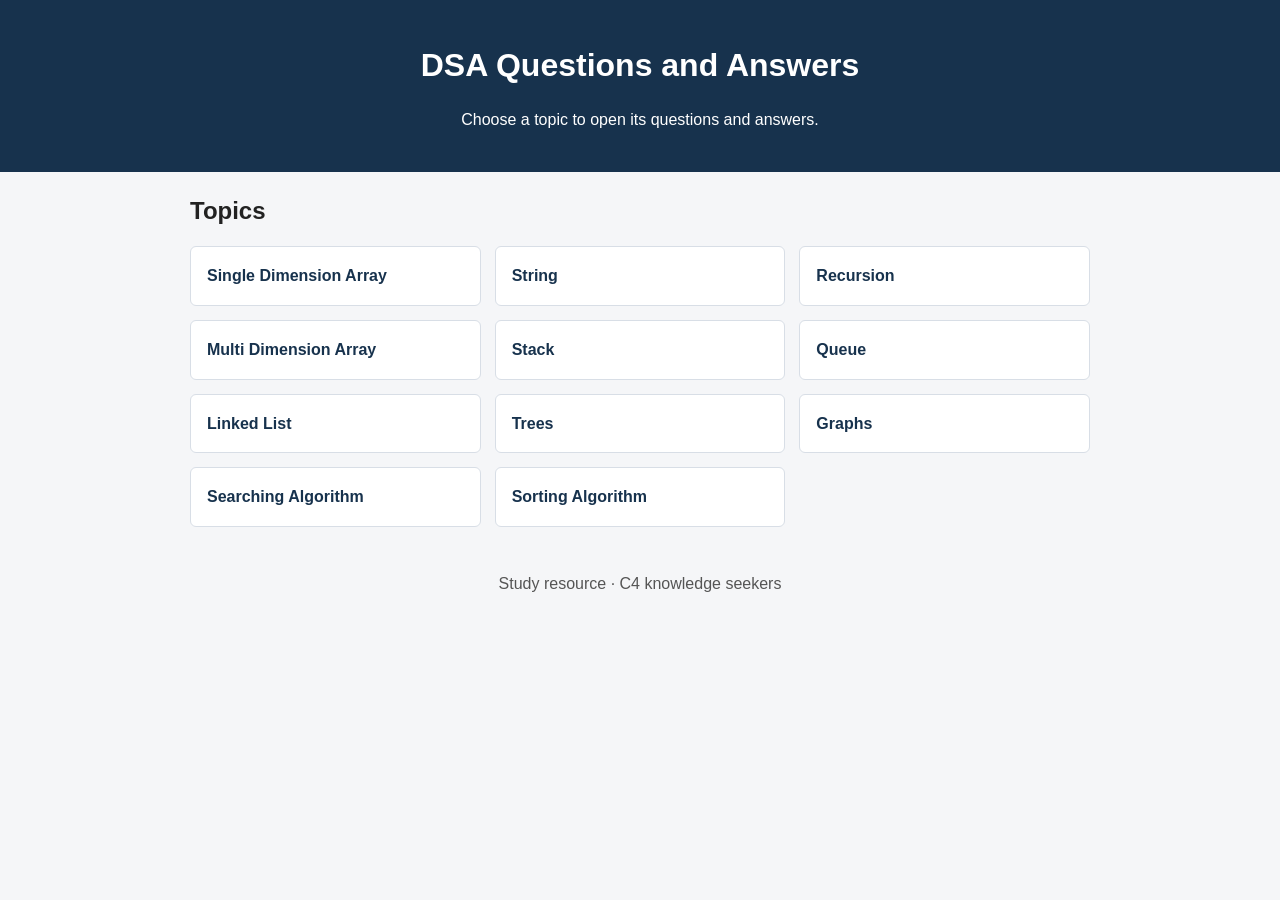
<file: index.html>
<!DOCTYPE html>
<html lang="en">
<head>
    <meta charset="UTF-8">
    <meta name="viewport" content="width=device-width, initial-scale=1.0">
    <title>DSA Questions and Answers</title>
    <link rel="stylesheet" href="style.css">
</head>
<body>
    <header>
        <h1>DSA Questions and Answers</h1>
        <p>Choose a topic to open its questions and answers.</p>
    </header>
    <main>
        <h2>Topics</h2>
        <section class="topic-grid">
        <a class="topic-card" href="single-dimension-array/index.html">Single Dimension Array</a>
        <a class="topic-card" href="string/index.html">String</a>
        <a class="topic-card" href="recursion/index.html">Recursion</a>
        <a class="topic-card" href="multi-dimension-array/index.html">Multi Dimension Array</a>
        <a class="topic-card" href="stack/index.html">Stack</a>
        <a class="topic-card" href="queue/index.html">Queue</a>
        <a class="topic-card" href="linked-list/index.html">Linked List</a>
        <a class="topic-card" href="trees/index.html">Trees</a>
        <a class="topic-card" href="graphs/index.html">Graphs</a>
        <a class="topic-card" href="searching-algorithm/index.html">Searching Algorithm</a>
        <a class="topic-card" href="sorting-algorithm/index.html">Sorting Algorithm</a>
        </section>
    </main>
    <footer>Study resource · C4 knowledge seekers</footer>
</body>
</html>
</file>
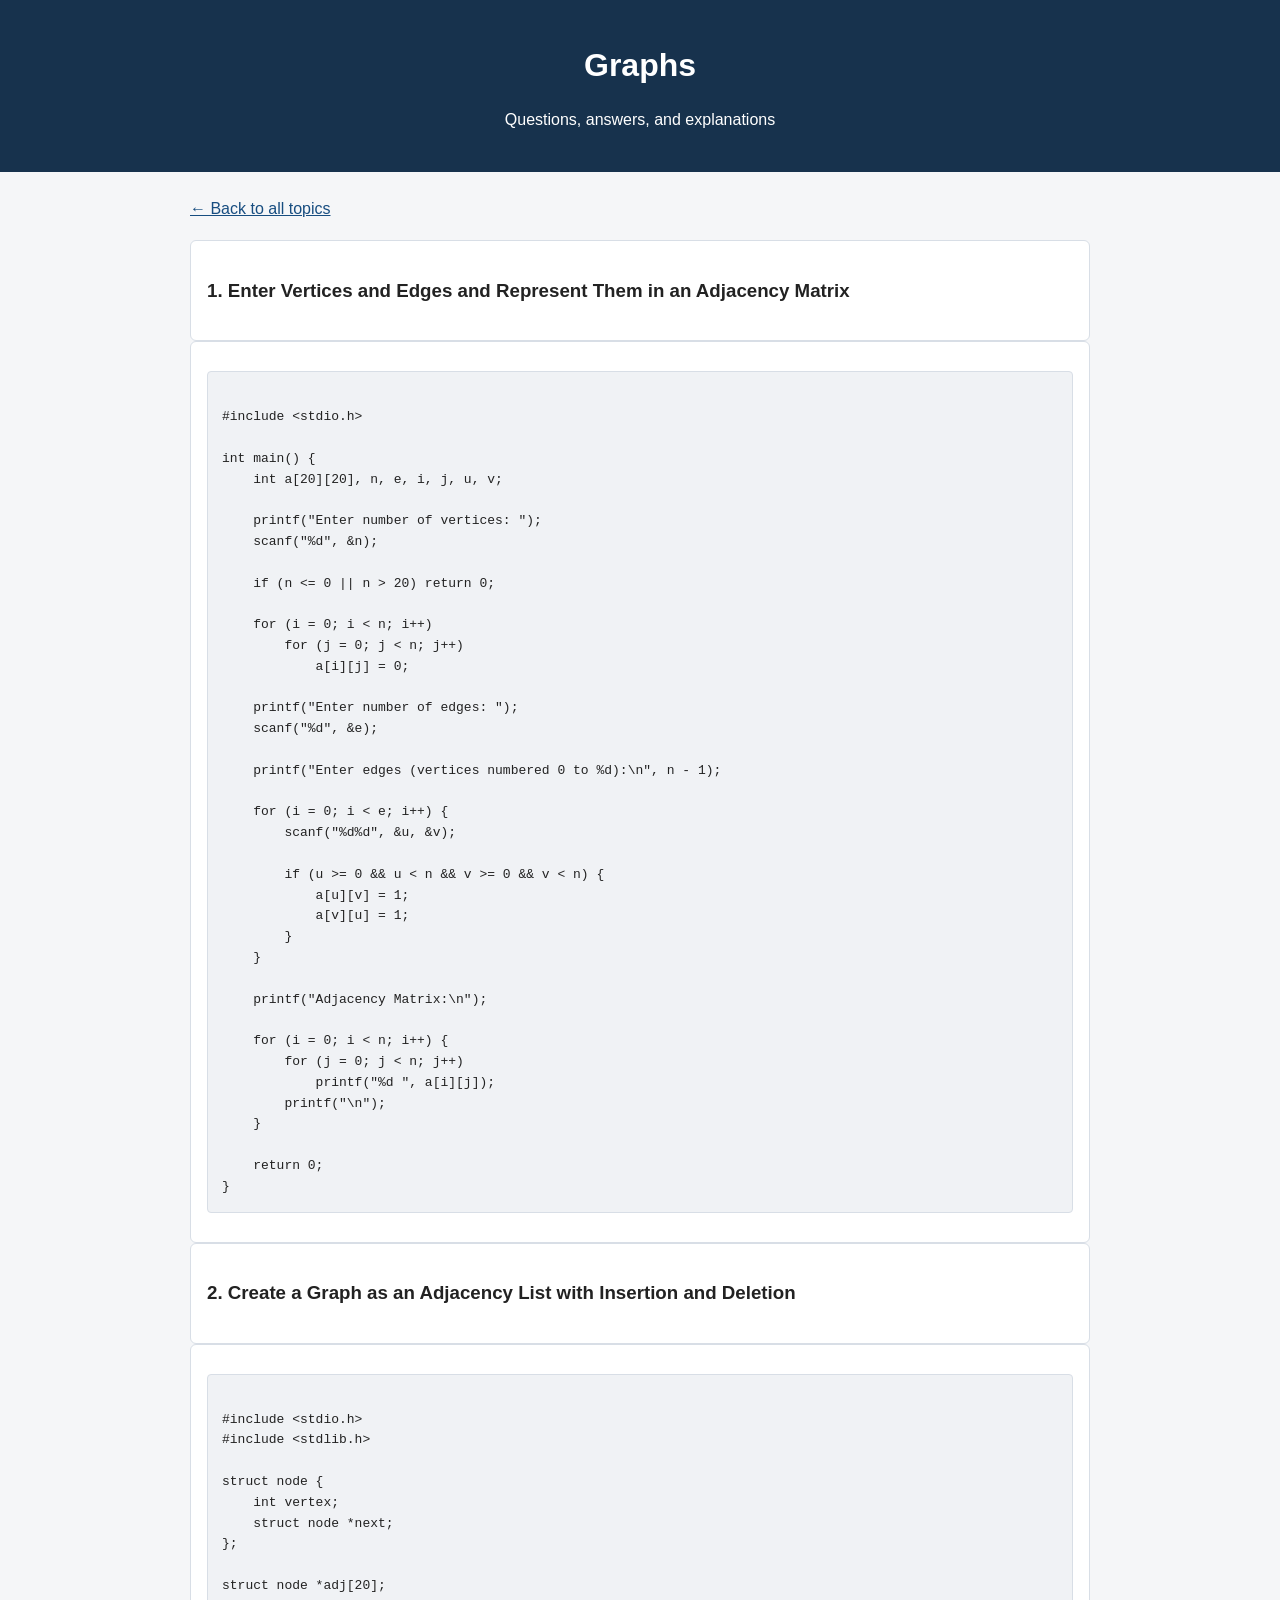
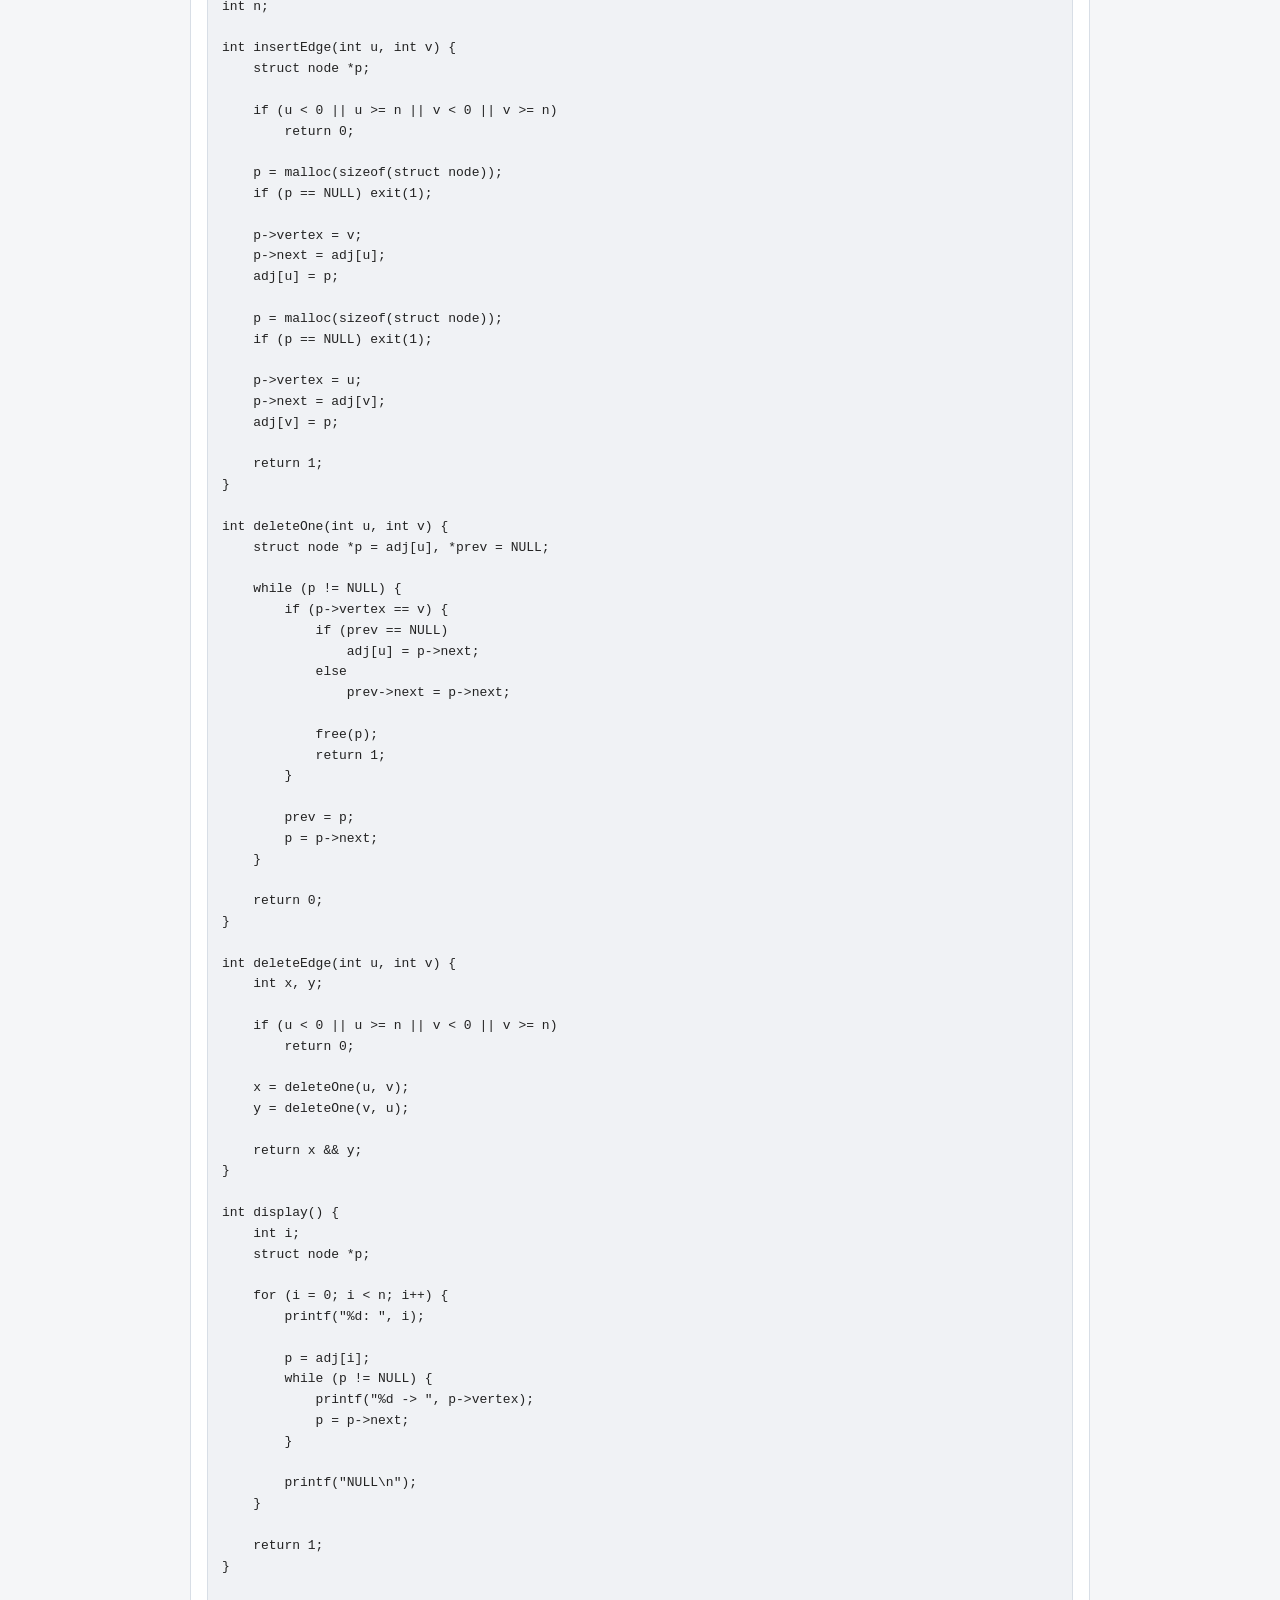
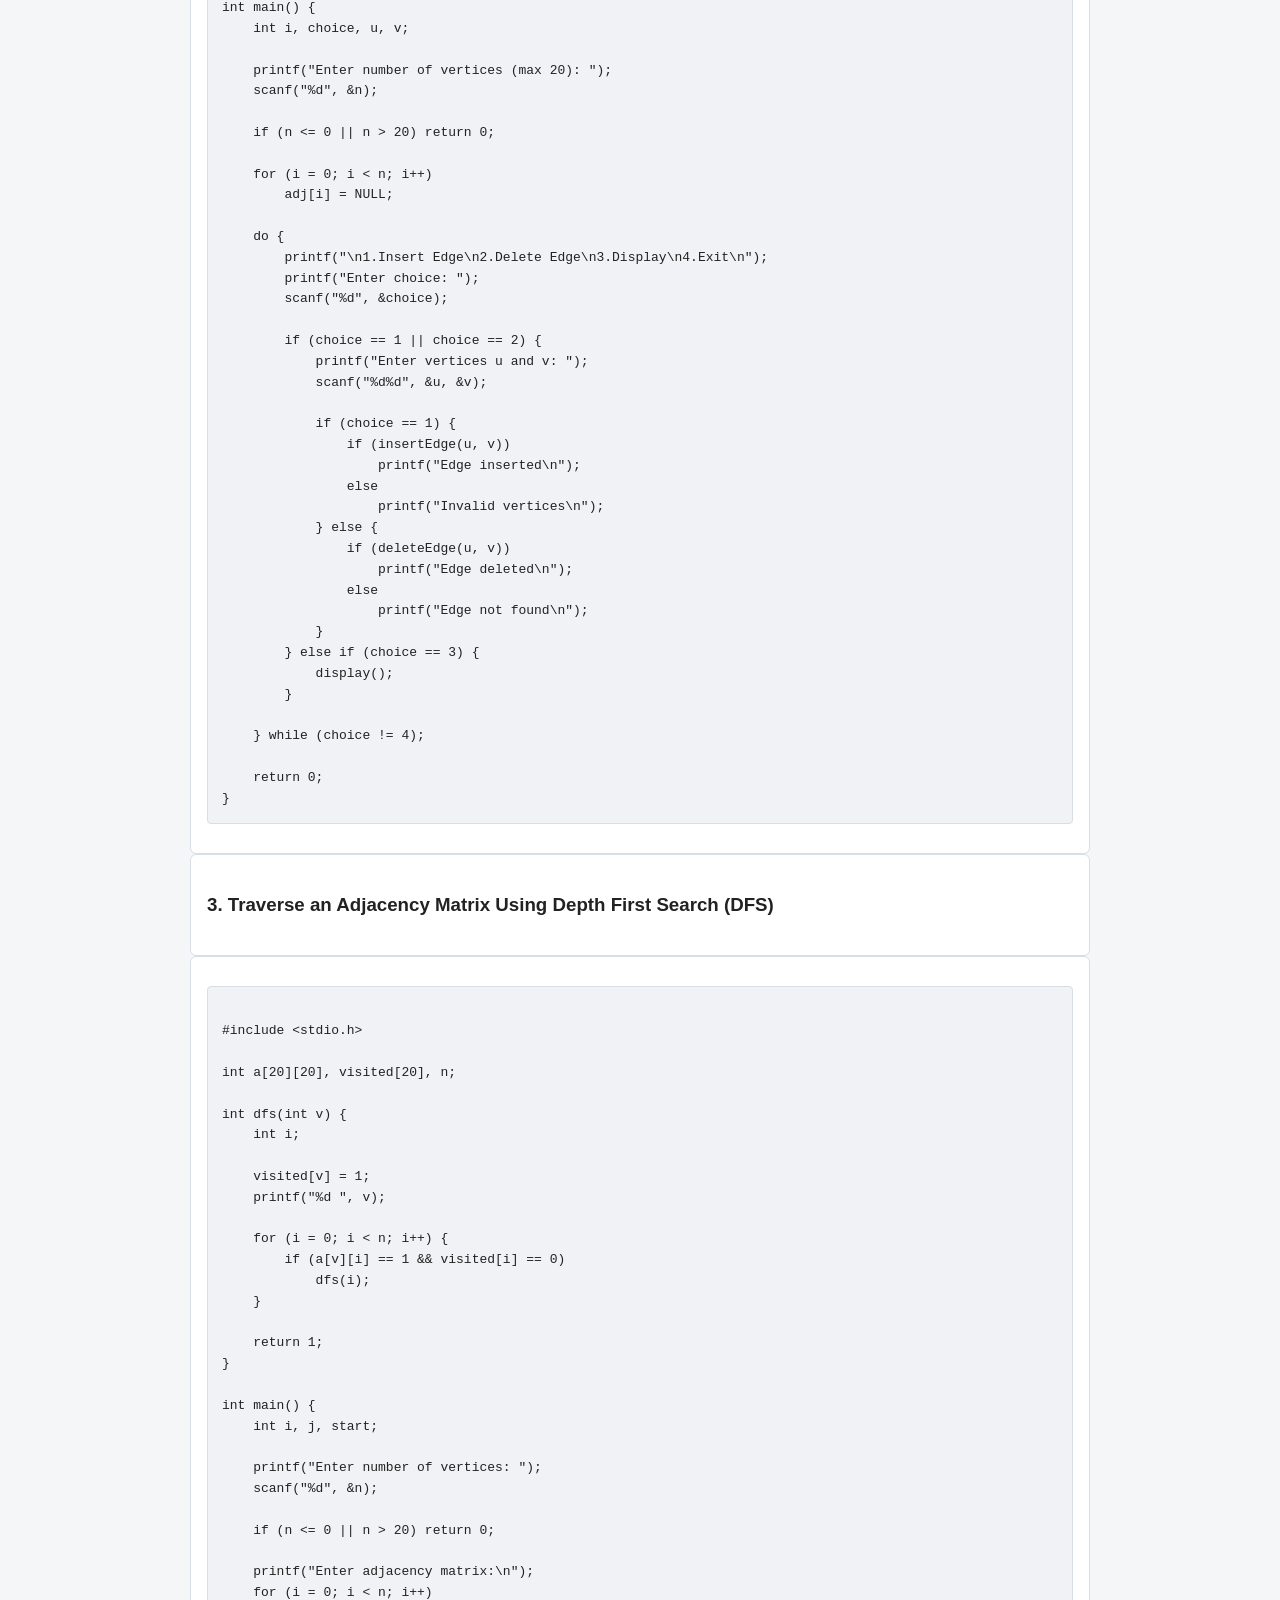
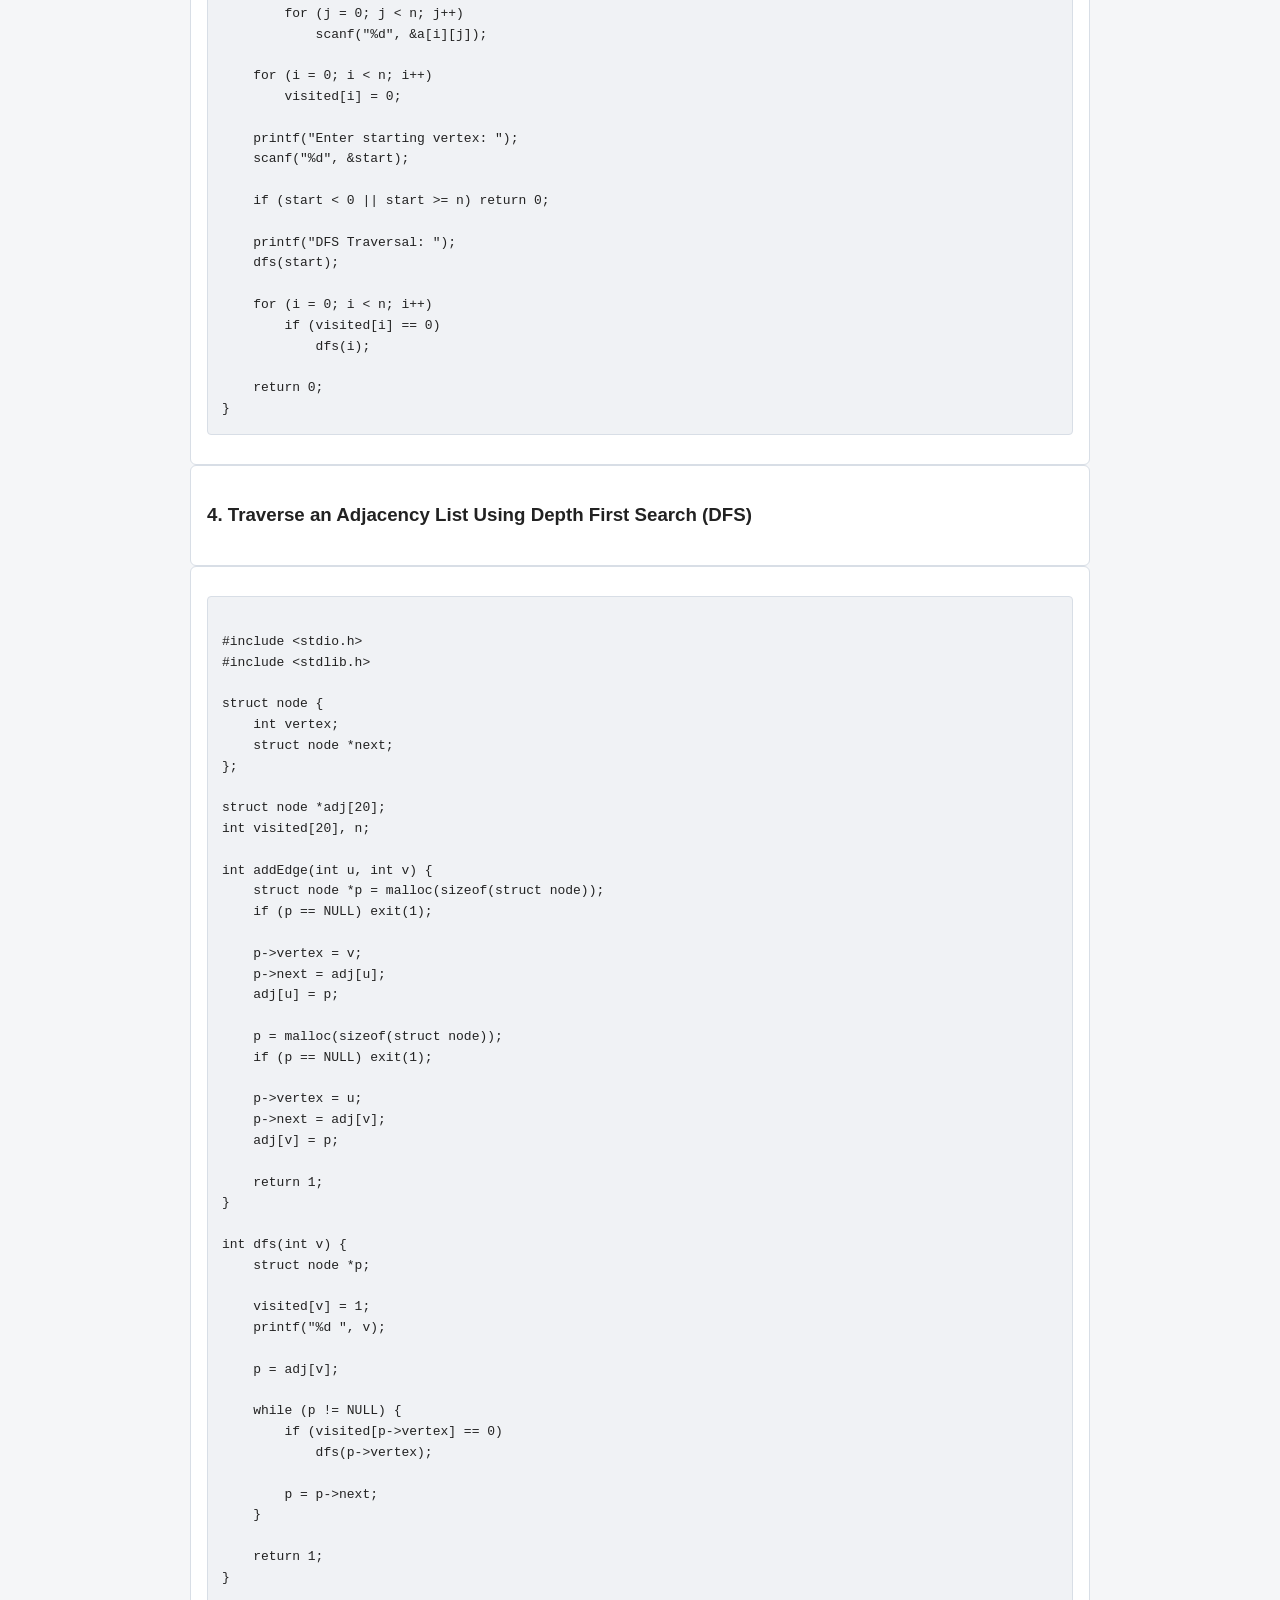
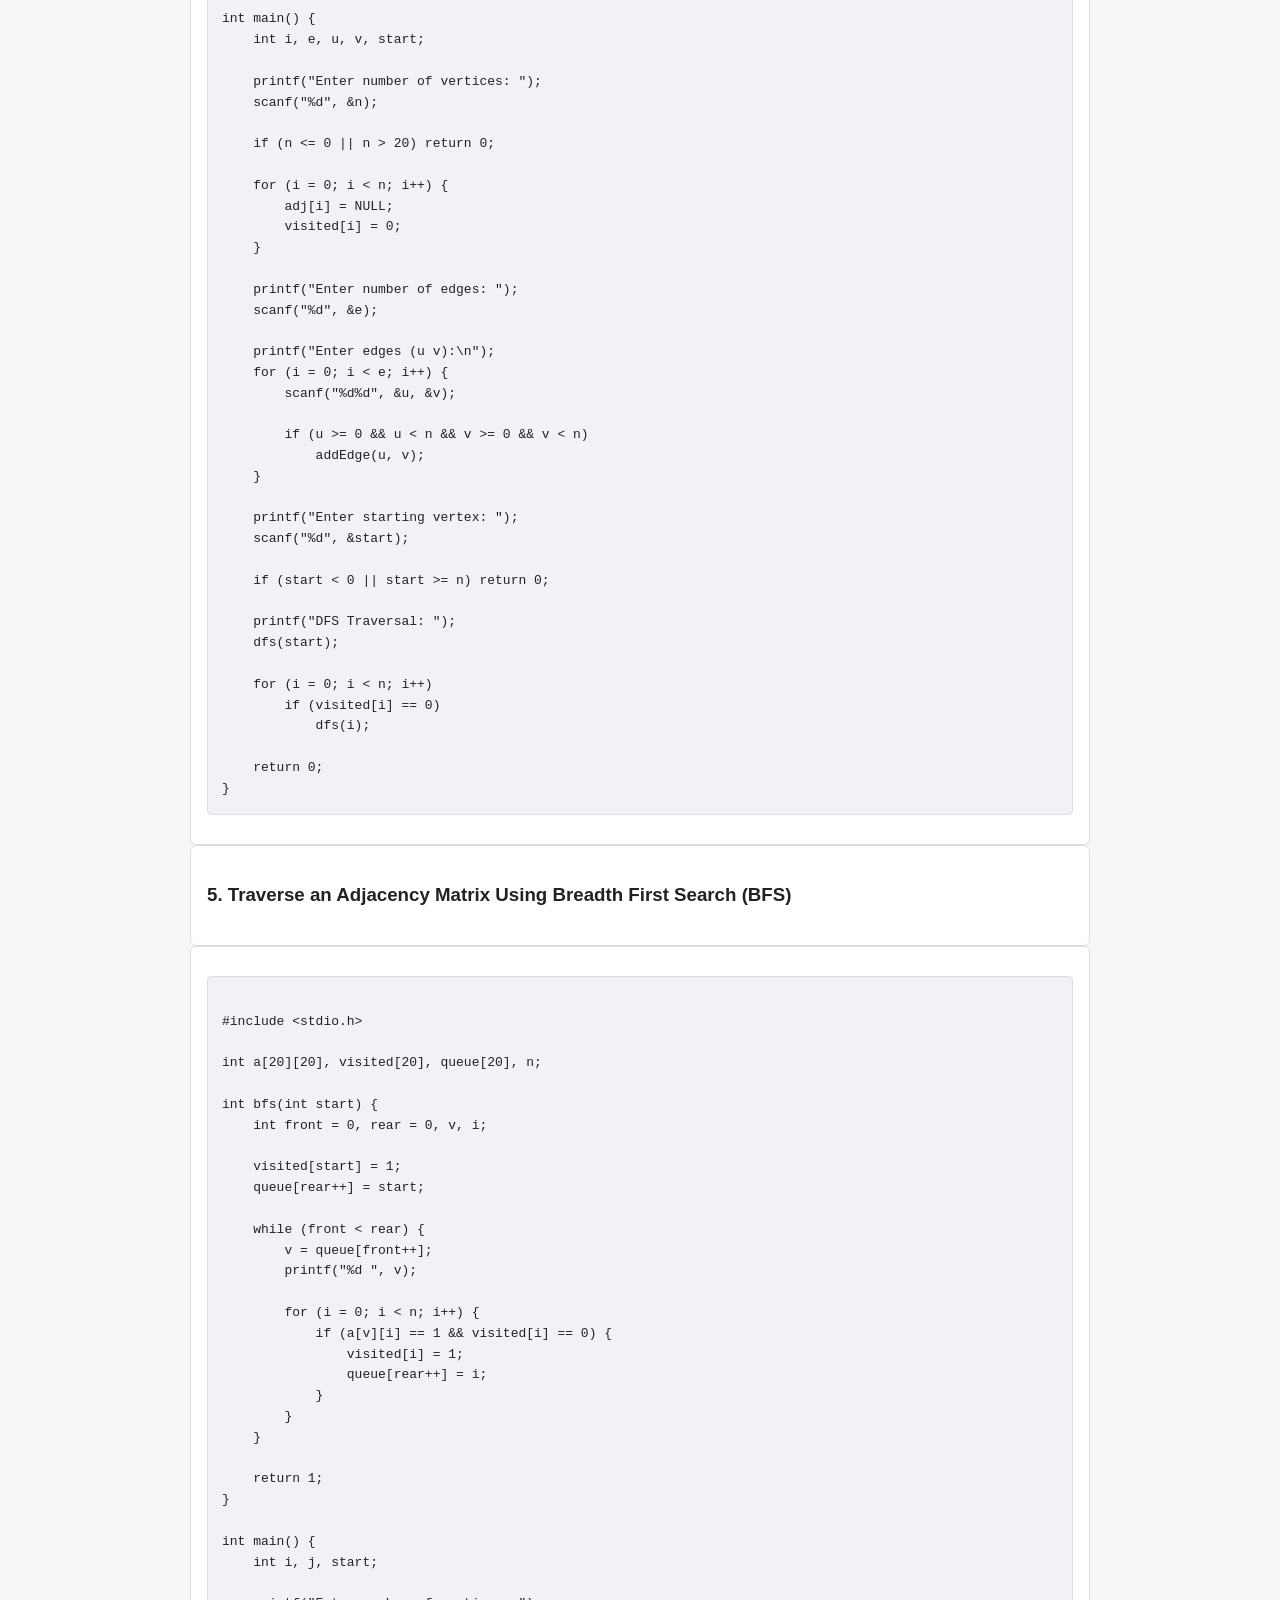
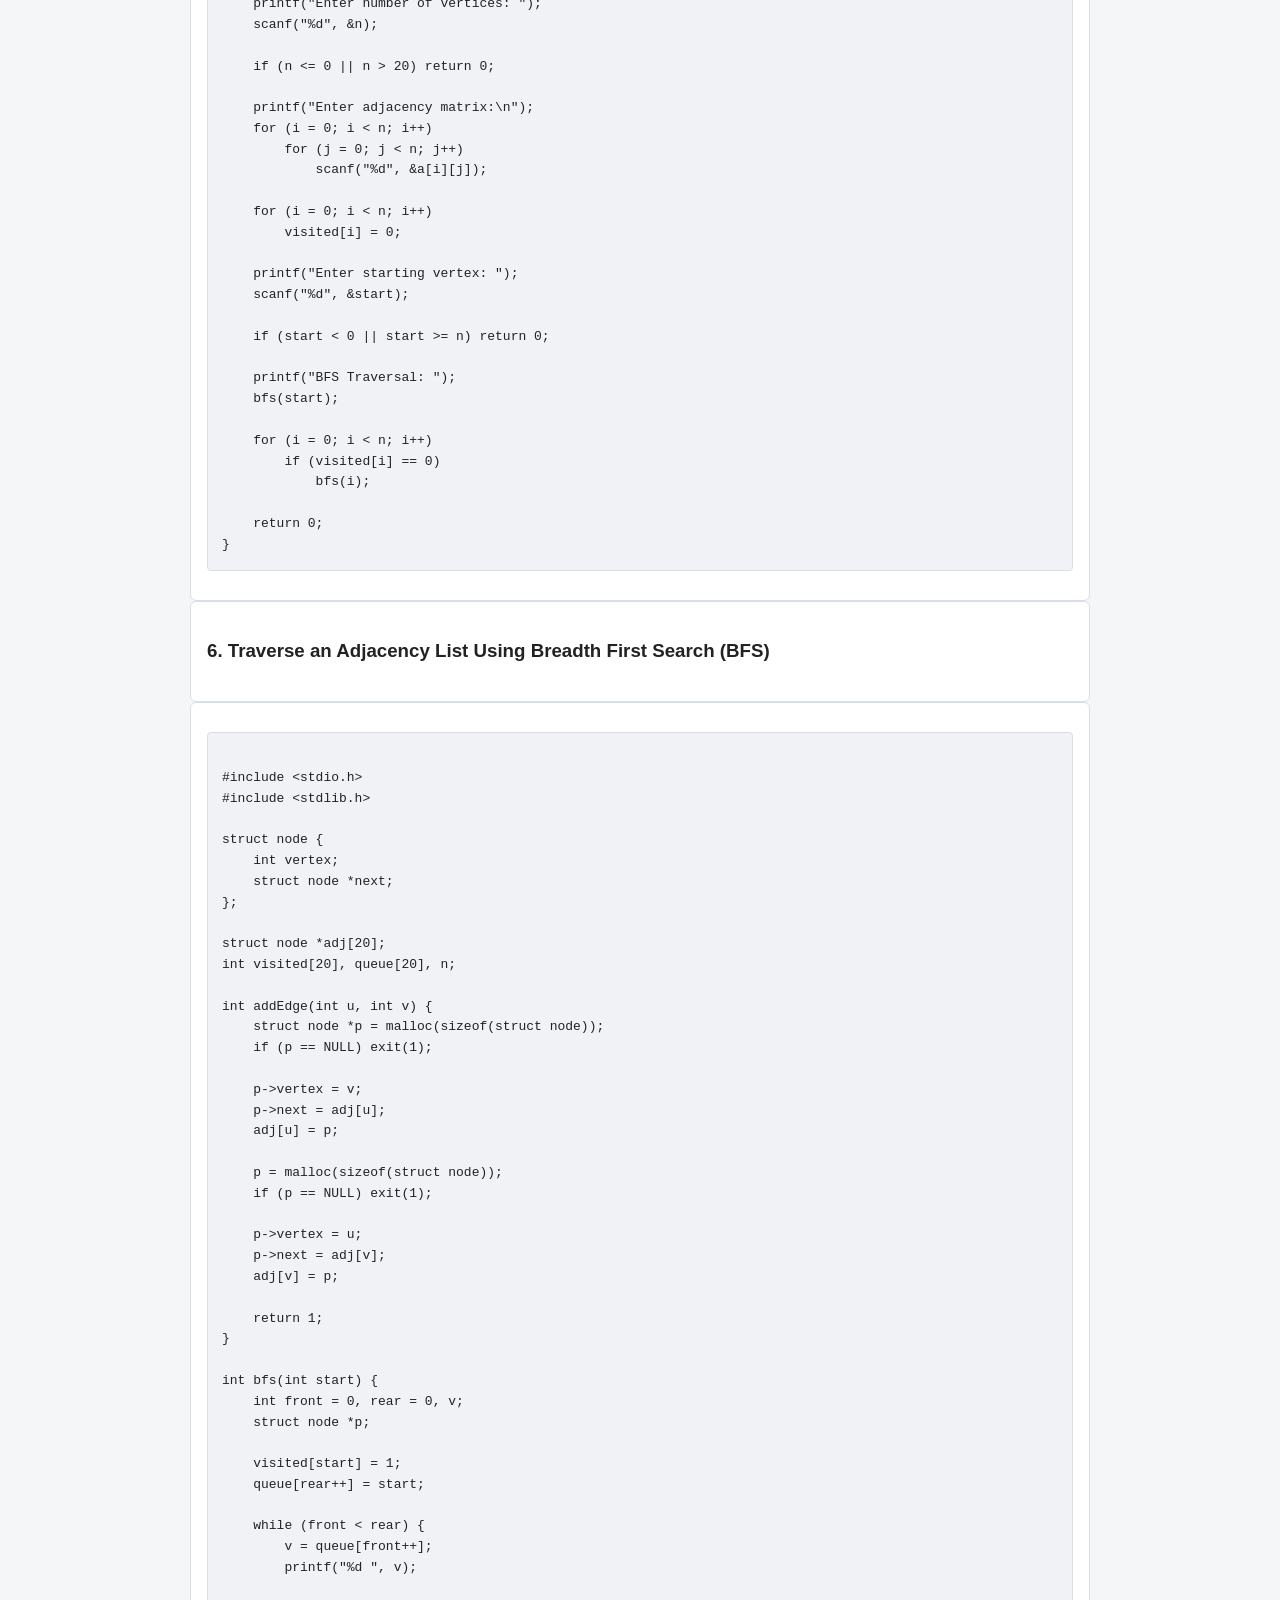
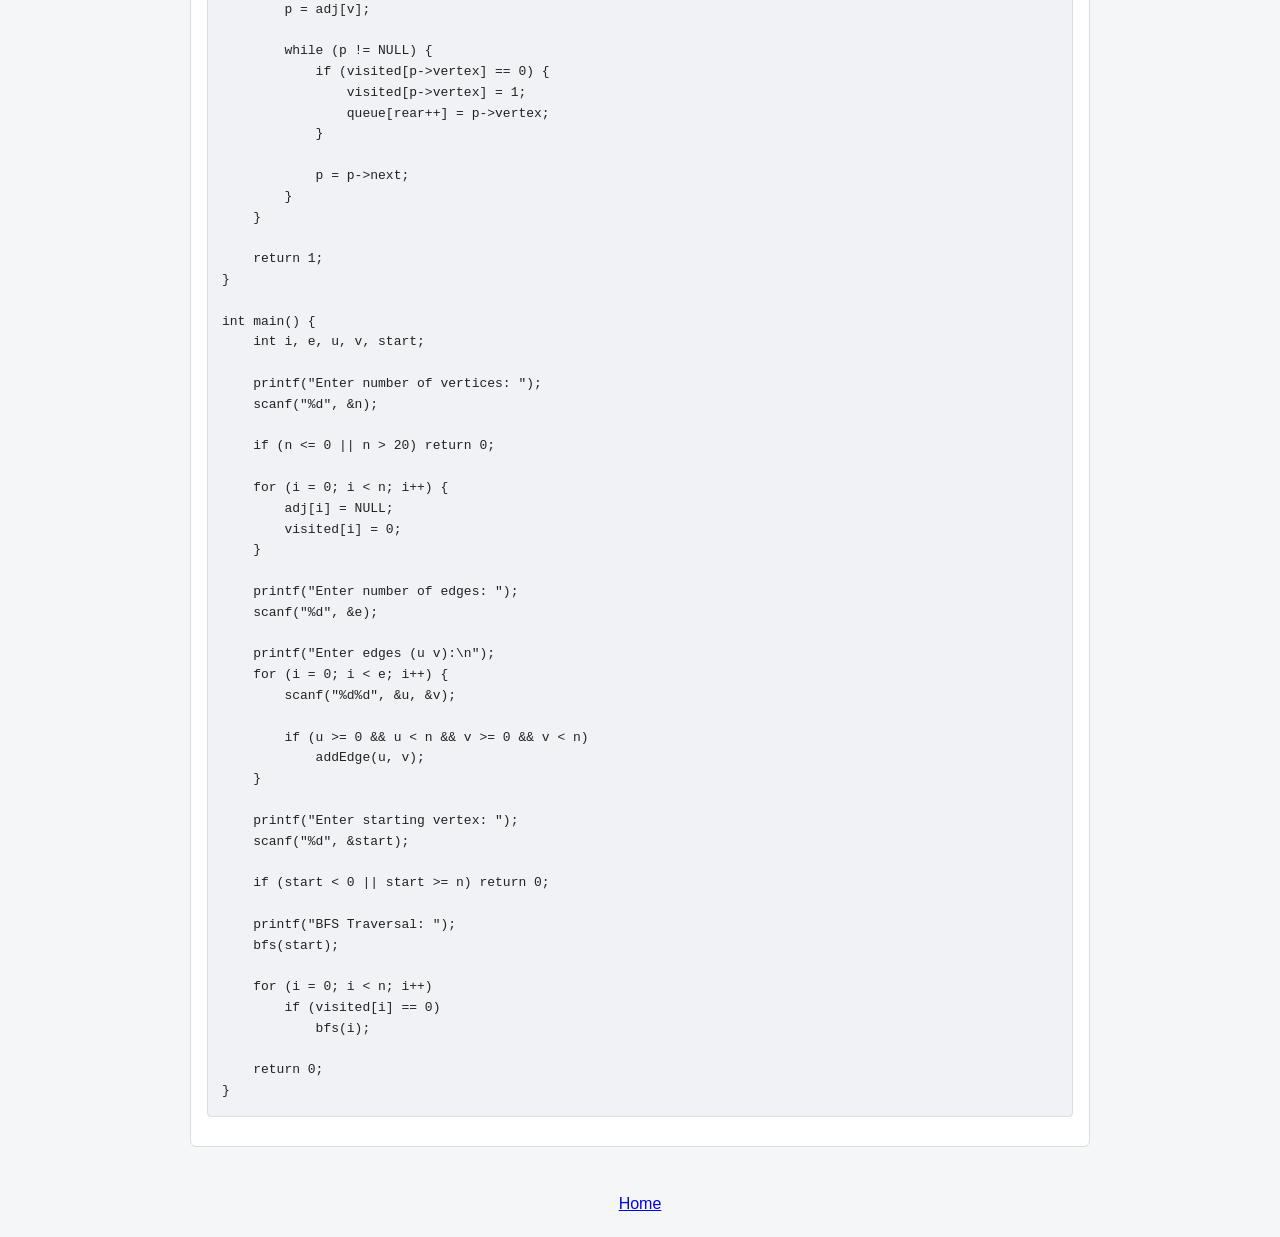
<file: graphs/index.html>
<!DOCTYPE html>
<html lang="en">
<head>
    <meta charset="UTF-8">
    <meta name="viewport" content="width=device-width, initial-scale=1.0">
    <title>Graphs - DSA Questions</title>
    <link rel="stylesheet" href="../style.css">
</head>
<body>
    <header>
        <h1>Graphs</h1>
        <p>Questions, answers, and explanations</p>
    </header>
    <main>
        <a class="back" href="../index.html">← Back to all topics</a>
       
<section class="question">
<h3>1. Enter Vertices and Edges and Represent Them in an Adjacency Matrix</h3>
</section>

<section class="answer">
<pre><code>
#include &lt;stdio.h&gt;

int main() {
    int a[20][20], n, e, i, j, u, v;

    printf("Enter number of vertices: ");
    scanf("%d", &amp;n);

    if (n &lt;= 0 || n > 20) return 0;

    for (i = 0; i &lt; n; i++)
        for (j = 0; j &lt; n; j++)
            a[i][j] = 0;

    printf("Enter number of edges: ");
    scanf("%d", &amp;e);

    printf("Enter edges (vertices numbered 0 to %d):\n", n - 1);

    for (i = 0; i &lt; e; i++) {
        scanf("%d%d", &amp;u, &amp;v);

        if (u >= 0 &amp;&amp; u &lt; n &amp;&amp; v >= 0 &amp;&amp; v &lt; n) {
            a[u][v] = 1;
            a[v][u] = 1;
        }
    }

    printf("Adjacency Matrix:\n");

    for (i = 0; i &lt; n; i++) {
        for (j = 0; j &lt; n; j++)
            printf("%d ", a[i][j]);
        printf("\n");
    }

    return 0;
}
</code></pre>
</section>

<section class="question">
<h3>2. Create a Graph as an Adjacency List with Insertion and Deletion</h3>
</section>

<section class="answer">
<pre><code>
#include &lt;stdio.h&gt;
#include &lt;stdlib.h&gt;

struct node {
    int vertex;
    struct node *next;
};

struct node *adj[20];
int n;

int insertEdge(int u, int v) {
    struct node *p;

    if (u &lt; 0 || u >= n || v &lt; 0 || v >= n)
        return 0;

    p = malloc(sizeof(struct node));
    if (p == NULL) exit(1);

    p->vertex = v;
    p->next = adj[u];
    adj[u] = p;

    p = malloc(sizeof(struct node));
    if (p == NULL) exit(1);

    p->vertex = u;
    p->next = adj[v];
    adj[v] = p;

    return 1;
}

int deleteOne(int u, int v) {
    struct node *p = adj[u], *prev = NULL;

    while (p != NULL) {
        if (p->vertex == v) {
            if (prev == NULL)
                adj[u] = p->next;
            else
                prev->next = p->next;

            free(p);
            return 1;
        }

        prev = p;
        p = p->next;
    }

    return 0;
}

int deleteEdge(int u, int v) {
    int x, y;

    if (u &lt; 0 || u >= n || v &lt; 0 || v >= n)
        return 0;

    x = deleteOne(u, v);
    y = deleteOne(v, u);

    return x &amp;&amp; y;
}

int display() {
    int i;
    struct node *p;

    for (i = 0; i &lt; n; i++) {
        printf("%d: ", i);

        p = adj[i];
        while (p != NULL) {
            printf("%d -> ", p->vertex);
            p = p->next;
        }

        printf("NULL\n");
    }

    return 1;
}

int main() {
    int i, choice, u, v;

    printf("Enter number of vertices (max 20): ");
    scanf("%d", &amp;n);

    if (n &lt;= 0 || n > 20) return 0;

    for (i = 0; i &lt; n; i++)
        adj[i] = NULL;

    do {
        printf("\n1.Insert Edge\n2.Delete Edge\n3.Display\n4.Exit\n");
        printf("Enter choice: ");
        scanf("%d", &amp;choice);

        if (choice == 1 || choice == 2) {
            printf("Enter vertices u and v: ");
            scanf("%d%d", &amp;u, &amp;v);

            if (choice == 1) {
                if (insertEdge(u, v))
                    printf("Edge inserted\n");
                else
                    printf("Invalid vertices\n");
            } else {
                if (deleteEdge(u, v))
                    printf("Edge deleted\n");
                else
                    printf("Edge not found\n");
            }
        } else if (choice == 3) {
            display();
        }

    } while (choice != 4);

    return 0;
}
</code></pre>
</section>

<section class="question">
<h3>3. Traverse an Adjacency Matrix Using Depth First Search (DFS)</h3>
</section>

<section class="answer">
<pre><code>
#include &lt;stdio.h&gt;

int a[20][20], visited[20], n;

int dfs(int v) {
    int i;

    visited[v] = 1;
    printf("%d ", v);

    for (i = 0; i &lt; n; i++) {
        if (a[v][i] == 1 &amp;&amp; visited[i] == 0)
            dfs(i);
    }

    return 1;
}

int main() {
    int i, j, start;

    printf("Enter number of vertices: ");
    scanf("%d", &amp;n);

    if (n &lt;= 0 || n > 20) return 0;

    printf("Enter adjacency matrix:\n");
    for (i = 0; i &lt; n; i++)
        for (j = 0; j &lt; n; j++)
            scanf("%d", &amp;a[i][j]);

    for (i = 0; i &lt; n; i++)
        visited[i] = 0;

    printf("Enter starting vertex: ");
    scanf("%d", &amp;start);

    if (start &lt; 0 || start >= n) return 0;

    printf("DFS Traversal: ");
    dfs(start);

    for (i = 0; i &lt; n; i++)
        if (visited[i] == 0)
            dfs(i);

    return 0;
}
</code></pre>
</section>

<section class="question">
<h3>4. Traverse an Adjacency List Using Depth First Search (DFS)</h3>
</section>

<section class="answer">
<pre><code>
#include &lt;stdio.h&gt;
#include &lt;stdlib.h&gt;

struct node {
    int vertex;
    struct node *next;
};

struct node *adj[20];
int visited[20], n;

int addEdge(int u, int v) {
    struct node *p = malloc(sizeof(struct node));
    if (p == NULL) exit(1);

    p->vertex = v;
    p->next = adj[u];
    adj[u] = p;

    p = malloc(sizeof(struct node));
    if (p == NULL) exit(1);

    p->vertex = u;
    p->next = adj[v];
    adj[v] = p;

    return 1;
}

int dfs(int v) {
    struct node *p;

    visited[v] = 1;
    printf("%d ", v);

    p = adj[v];

    while (p != NULL) {
        if (visited[p->vertex] == 0)
            dfs(p->vertex);

        p = p->next;
    }

    return 1;
}

int main() {
    int i, e, u, v, start;

    printf("Enter number of vertices: ");
    scanf("%d", &amp;n);

    if (n &lt;= 0 || n > 20) return 0;

    for (i = 0; i &lt; n; i++) {
        adj[i] = NULL;
        visited[i] = 0;
    }

    printf("Enter number of edges: ");
    scanf("%d", &amp;e);

    printf("Enter edges (u v):\n");
    for (i = 0; i &lt; e; i++) {
        scanf("%d%d", &amp;u, &amp;v);

        if (u >= 0 &amp;&amp; u &lt; n &amp;&amp; v >= 0 &amp;&amp; v &lt; n)
            addEdge(u, v);
    }

    printf("Enter starting vertex: ");
    scanf("%d", &amp;start);

    if (start &lt; 0 || start >= n) return 0;

    printf("DFS Traversal: ");
    dfs(start);

    for (i = 0; i &lt; n; i++)
        if (visited[i] == 0)
            dfs(i);

    return 0;
}
</code></pre>
</section>

<section class="question">
<h3>5. Traverse an Adjacency Matrix Using Breadth First Search (BFS)</h3>
</section>

<section class="answer">
<pre><code>
#include &lt;stdio.h&gt;

int a[20][20], visited[20], queue[20], n;

int bfs(int start) {
    int front = 0, rear = 0, v, i;

    visited[start] = 1;
    queue[rear++] = start;

    while (front &lt; rear) {
        v = queue[front++];
        printf("%d ", v);

        for (i = 0; i &lt; n; i++) {
            if (a[v][i] == 1 &amp;&amp; visited[i] == 0) {
                visited[i] = 1;
                queue[rear++] = i;
            }
        }
    }

    return 1;
}

int main() {
    int i, j, start;

    printf("Enter number of vertices: ");
    scanf("%d", &amp;n);

    if (n &lt;= 0 || n > 20) return 0;

    printf("Enter adjacency matrix:\n");
    for (i = 0; i &lt; n; i++)
        for (j = 0; j &lt; n; j++)
            scanf("%d", &amp;a[i][j]);

    for (i = 0; i &lt; n; i++)
        visited[i] = 0;

    printf("Enter starting vertex: ");
    scanf("%d", &amp;start);

    if (start &lt; 0 || start >= n) return 0;

    printf("BFS Traversal: ");
    bfs(start);

    for (i = 0; i &lt; n; i++)
        if (visited[i] == 0)
            bfs(i);

    return 0;
}
</code></pre>
</section>

<section class="question">
<h3>6. Traverse an Adjacency List Using Breadth First Search (BFS)</h3>
</section>

<section class="answer">
<pre><code>
#include &lt;stdio.h&gt;
#include &lt;stdlib.h&gt;

struct node {
    int vertex;
    struct node *next;
};

struct node *adj[20];
int visited[20], queue[20], n;

int addEdge(int u, int v) {
    struct node *p = malloc(sizeof(struct node));
    if (p == NULL) exit(1);

    p->vertex = v;
    p->next = adj[u];
    adj[u] = p;

    p = malloc(sizeof(struct node));
    if (p == NULL) exit(1);

    p->vertex = u;
    p->next = adj[v];
    adj[v] = p;

    return 1;
}

int bfs(int start) {
    int front = 0, rear = 0, v;
    struct node *p;

    visited[start] = 1;
    queue[rear++] = start;

    while (front &lt; rear) {
        v = queue[front++];
        printf("%d ", v);

        p = adj[v];

        while (p != NULL) {
            if (visited[p->vertex] == 0) {
                visited[p->vertex] = 1;
                queue[rear++] = p->vertex;
            }

            p = p->next;
        }
    }

    return 1;
}

int main() {
    int i, e, u, v, start;

    printf("Enter number of vertices: ");
    scanf("%d", &amp;n);

    if (n &lt;= 0 || n > 20) return 0;

    for (i = 0; i &lt; n; i++) {
        adj[i] = NULL;
        visited[i] = 0;
    }

    printf("Enter number of edges: ");
    scanf("%d", &amp;e);

    printf("Enter edges (u v):\n");
    for (i = 0; i &lt; e; i++) {
        scanf("%d%d", &amp;u, &amp;v);

        if (u >= 0 &amp;&amp; u &lt; n &amp;&amp; v >= 0 &amp;&amp; v &lt; n)
            addEdge(u, v);
    }

    printf("Enter starting vertex: ");
    scanf("%d", &amp;start);

    if (start &lt; 0 || start >= n) return 0;

    printf("BFS Traversal: ");
    bfs(start);

    for (i = 0; i &lt; n; i++)
        if (visited[i] == 0)
            bfs(i);

    return 0;
}
</code></pre>
</section>


    </main>
    <footer><a href="../index.html">Home</a></footer>
</body>
</html>
</file>
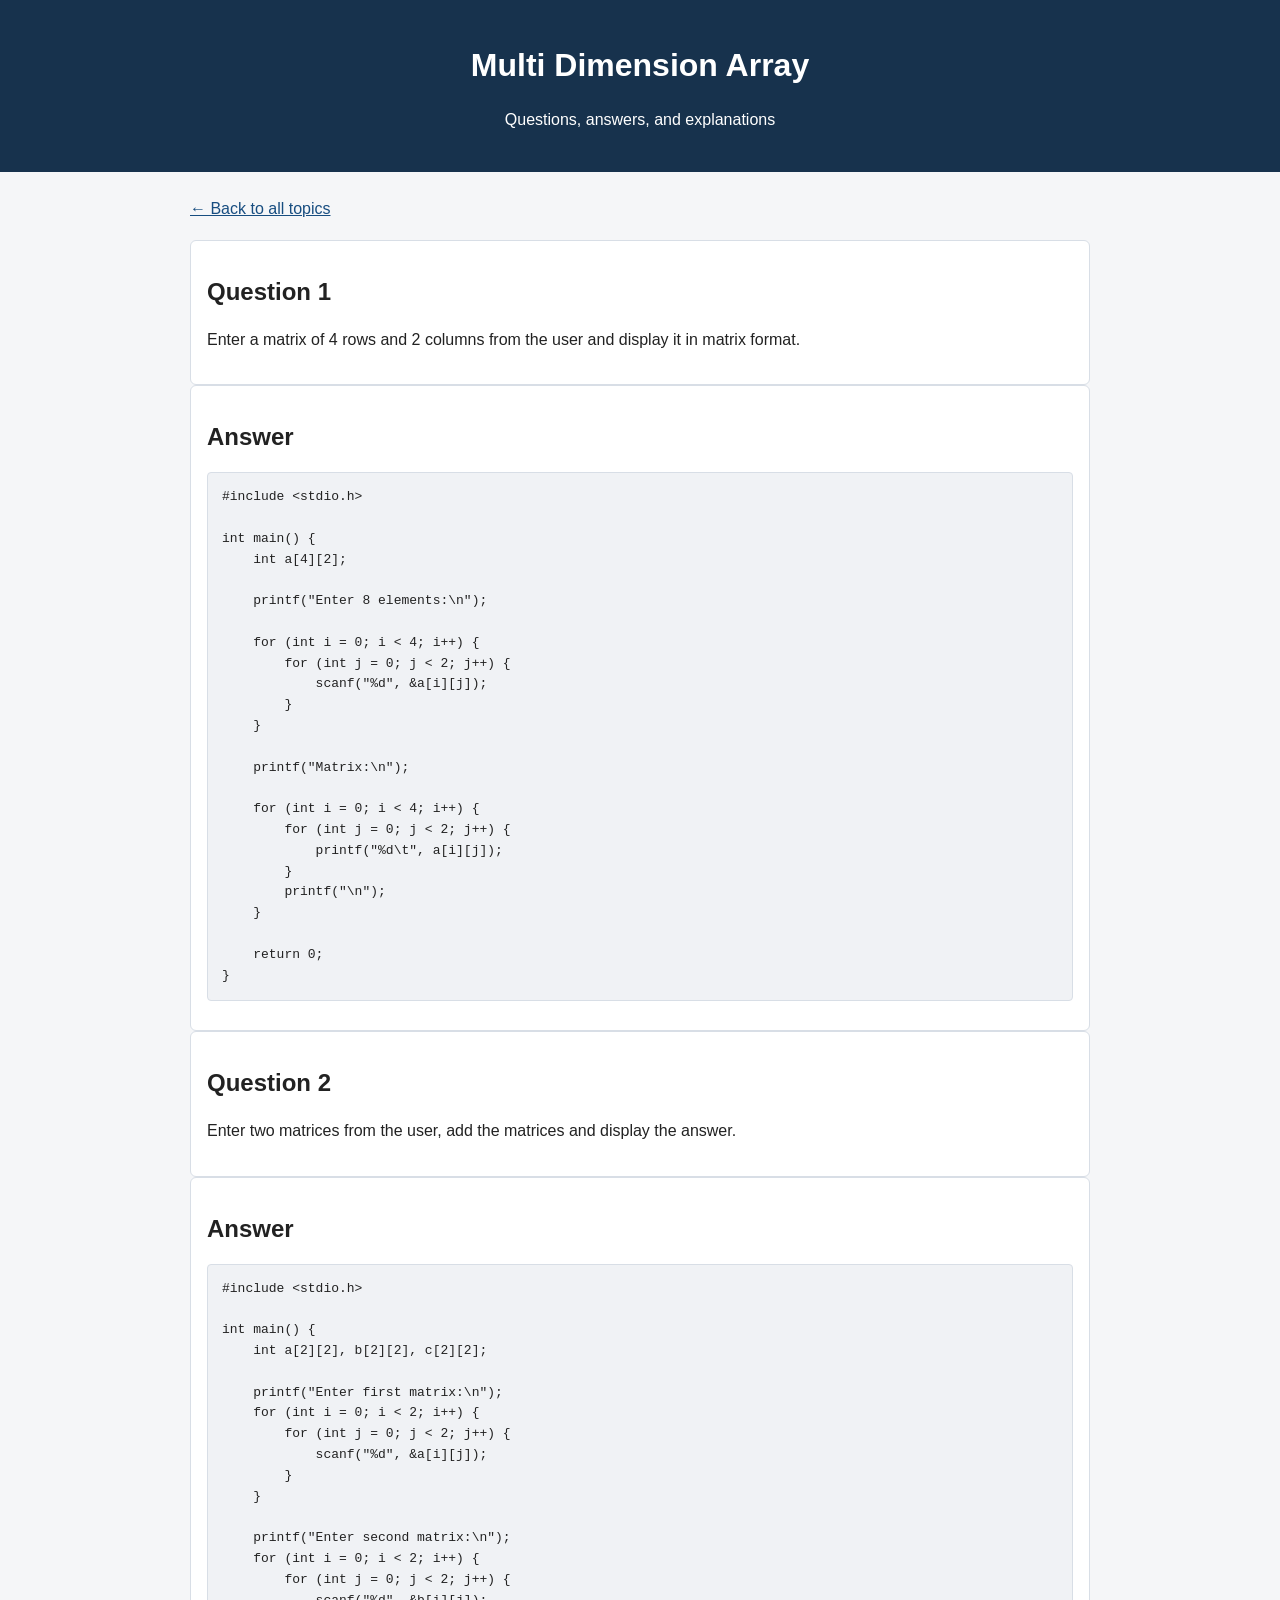
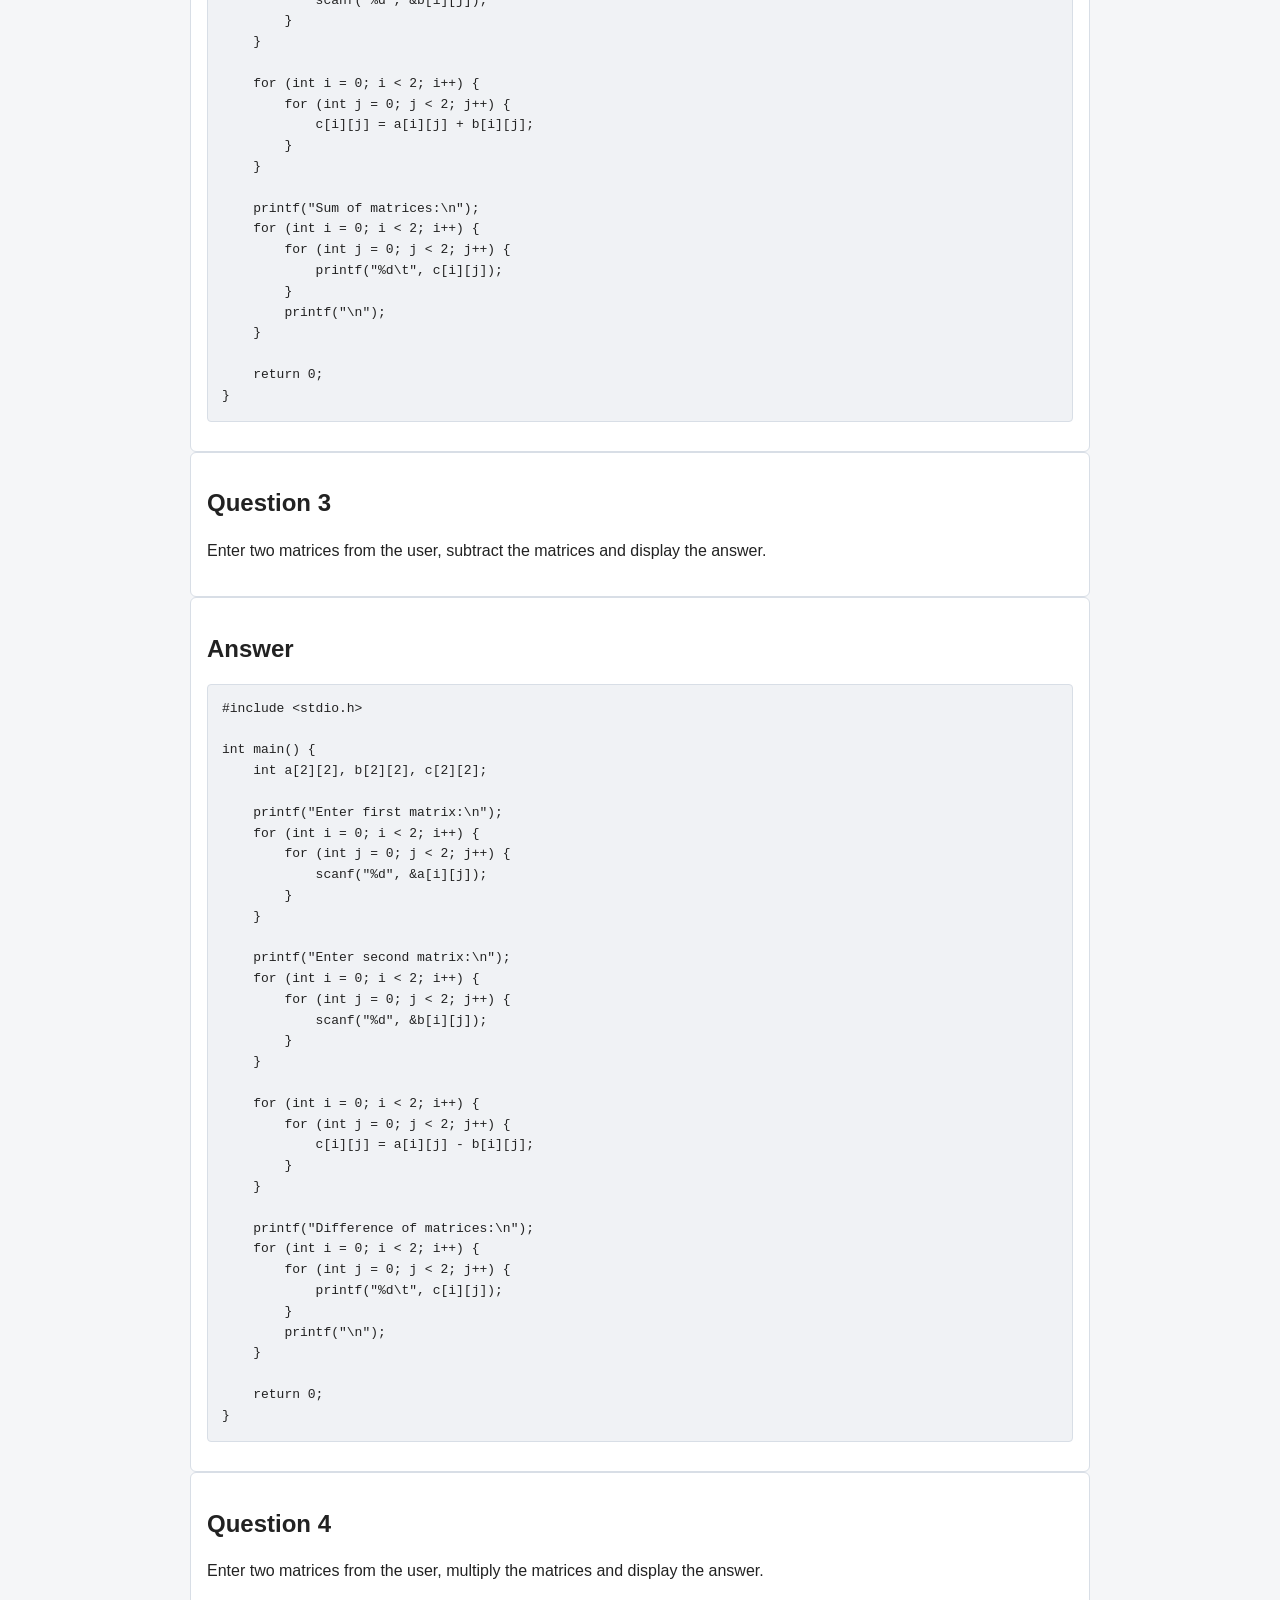
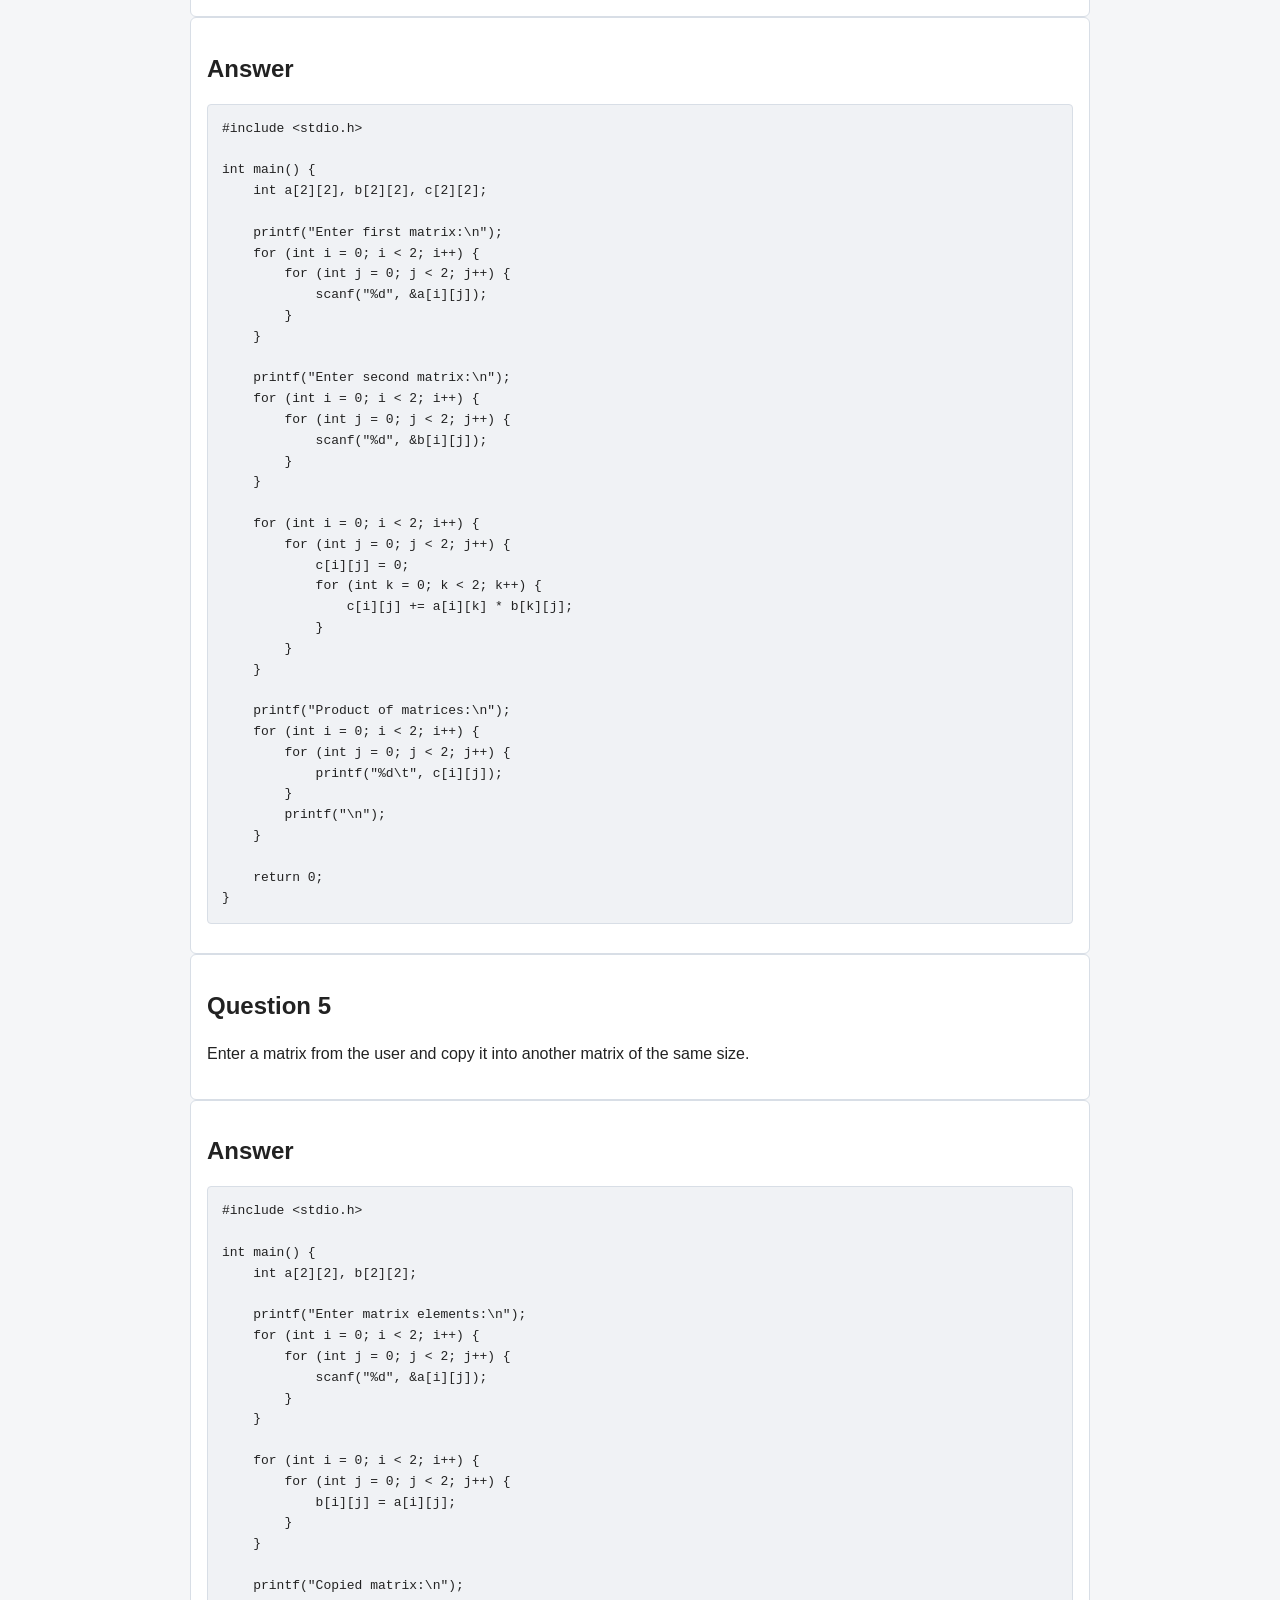
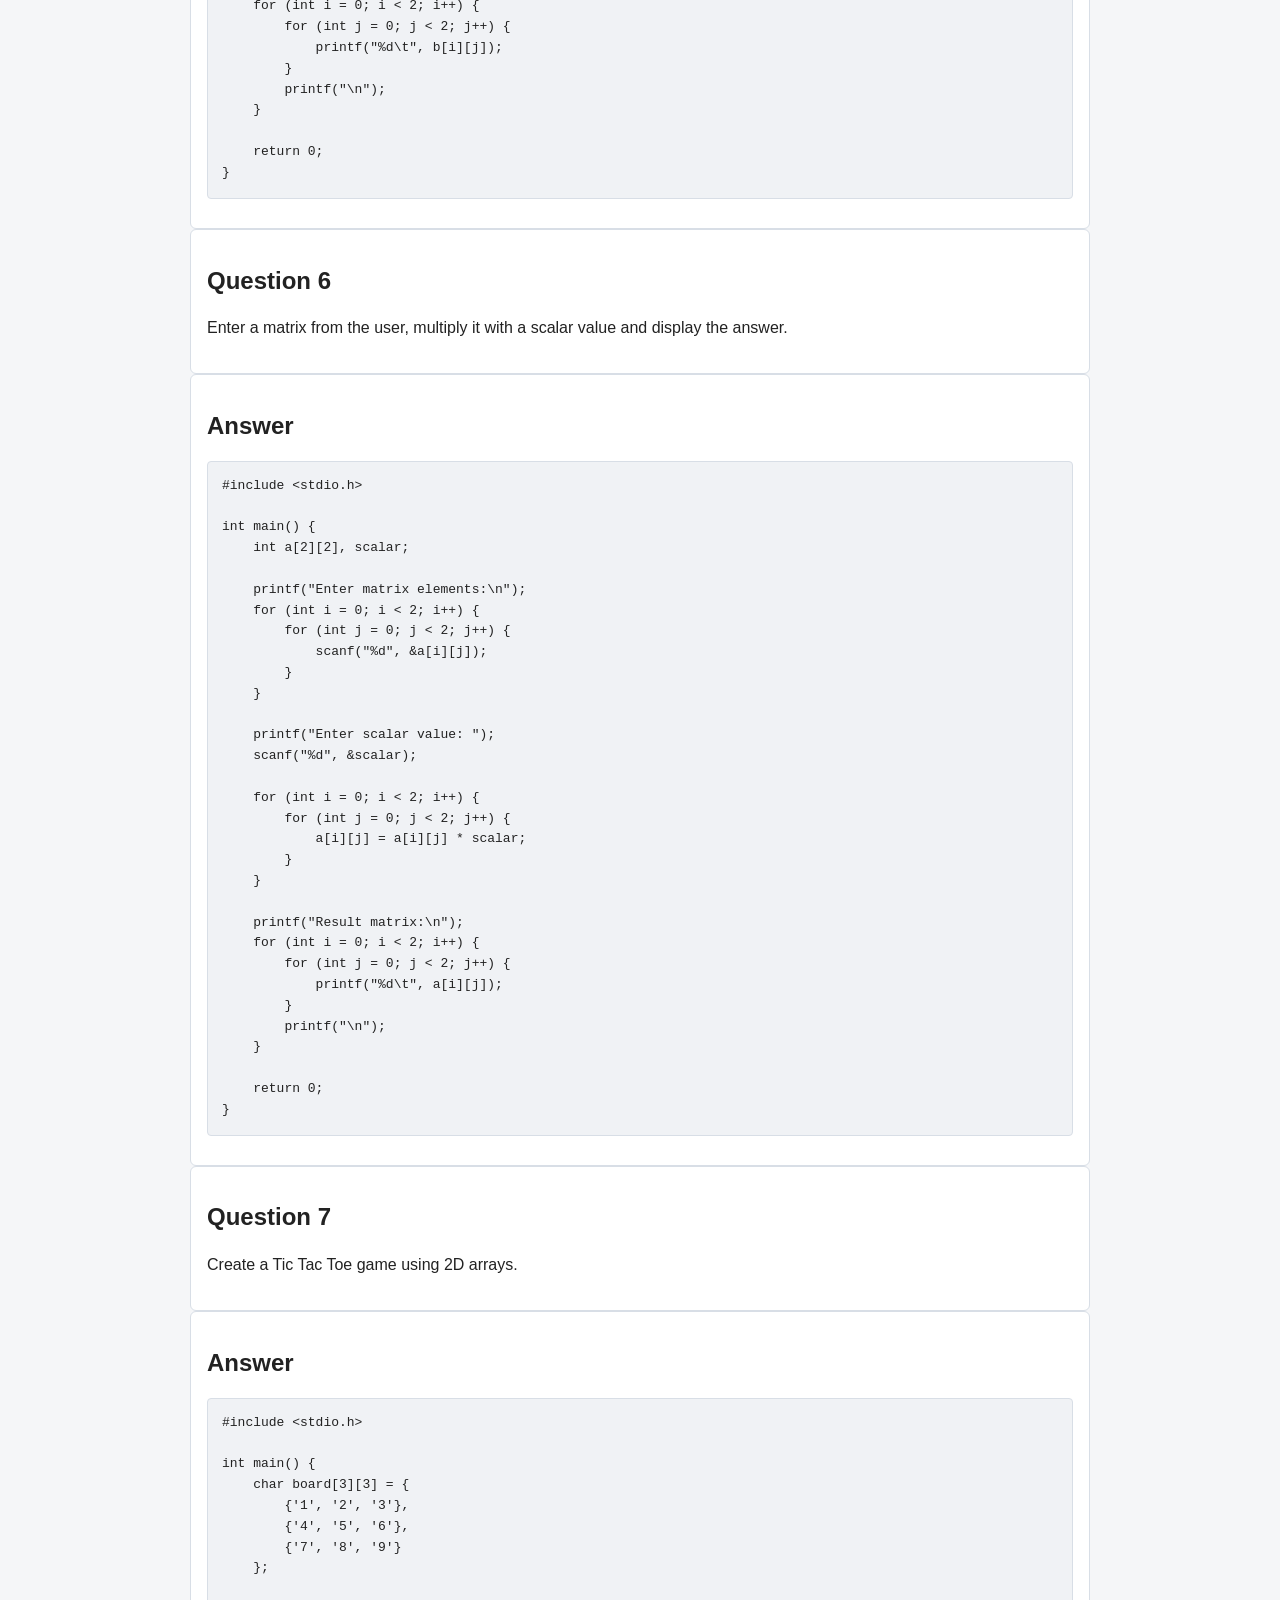
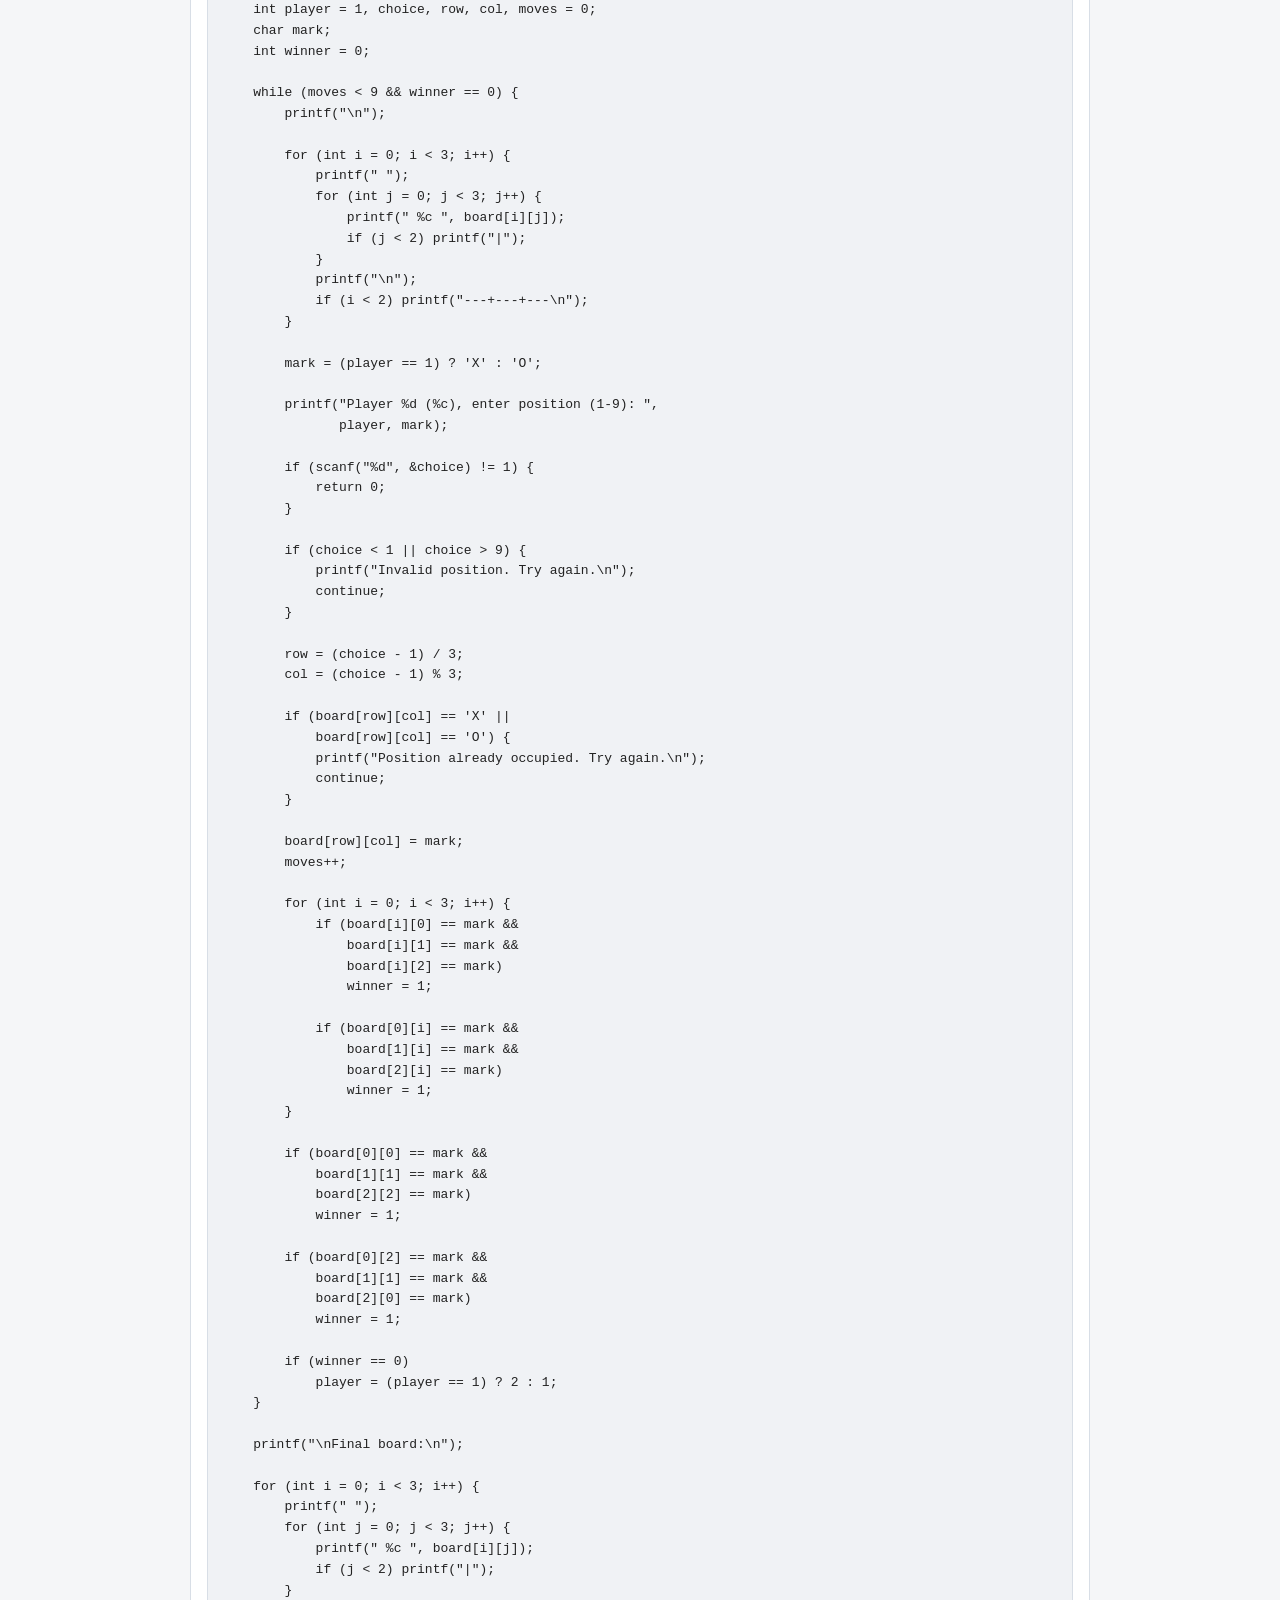
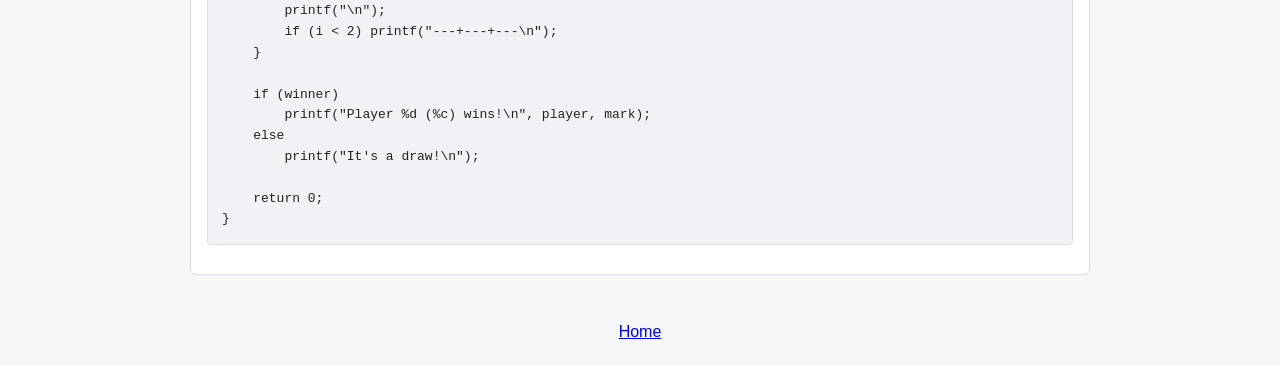
<file: multi-dimension-array/index.html>
<!DOCTYPE html>
<html lang="en">
<head>
    <meta charset="UTF-8">
    <meta name="viewport" content="width=device-width, initial-scale=1.0">
    <title>Multi Dimension Array - DSA Questions</title>
    <link rel="stylesheet" href="../style.css">
</head>
<body>
    <header>
        <h1>Multi Dimension Array</h1>
        <p>Questions, answers, and explanations</p>
    </header>
    <main>
        <a class="back" href="../index.html">← Back to all topics</a>
       <section class="question">
    <h2>Question 1</h2>
    <p>Enter a matrix of 4 rows and 2 columns from the user and display it in matrix format.</p>
</section>
<section class="answer">
    <h2>Answer</h2>
    <pre><code>#include &lt;stdio.h&gt;

int main() {
    int a[4][2];

    printf("Enter 8 elements:\n");

    for (int i = 0; i &lt; 4; i++) {
        for (int j = 0; j &lt; 2; j++) {
            scanf("%d", &amp;a[i][j]);
        }
    }

    printf("Matrix:\n");

    for (int i = 0; i &lt; 4; i++) {
        for (int j = 0; j &lt; 2; j++) {
            printf("%d\t", a[i][j]);
        }
        printf("\n");
    }

    return 0;
}</code></pre>
</section>

<section class="question">
    <h2>Question 2</h2>
    <p>Enter two matrices from the user, add the matrices and display the answer.</p>
</section>
<section class="answer">
    <h2>Answer</h2>
    <pre><code>#include &lt;stdio.h&gt;

int main() {
    int a[2][2], b[2][2], c[2][2];

    printf("Enter first matrix:\n");
    for (int i = 0; i &lt; 2; i++) {
        for (int j = 0; j &lt; 2; j++) {
            scanf("%d", &amp;a[i][j]);
        }
    }

    printf("Enter second matrix:\n");
    for (int i = 0; i &lt; 2; i++) {
        for (int j = 0; j &lt; 2; j++) {
            scanf("%d", &amp;b[i][j]);
        }
    }

    for (int i = 0; i &lt; 2; i++) {
        for (int j = 0; j &lt; 2; j++) {
            c[i][j] = a[i][j] + b[i][j];
        }
    }

    printf("Sum of matrices:\n");
    for (int i = 0; i &lt; 2; i++) {
        for (int j = 0; j &lt; 2; j++) {
            printf("%d\t", c[i][j]);
        }
        printf("\n");
    }

    return 0;
}</code></pre>
</section>

<section class="question">
    <h2>Question 3</h2>
    <p>Enter two matrices from the user, subtract the matrices and display the answer.</p>
</section>
<section class="answer">
    <h2>Answer</h2>
    <pre><code>#include &lt;stdio.h&gt;

int main() {
    int a[2][2], b[2][2], c[2][2];

    printf("Enter first matrix:\n");
    for (int i = 0; i &lt; 2; i++) {
        for (int j = 0; j &lt; 2; j++) {
            scanf("%d", &amp;a[i][j]);
        }
    }

    printf("Enter second matrix:\n");
    for (int i = 0; i &lt; 2; i++) {
        for (int j = 0; j &lt; 2; j++) {
            scanf("%d", &amp;b[i][j]);
        }
    }

    for (int i = 0; i &lt; 2; i++) {
        for (int j = 0; j &lt; 2; j++) {
            c[i][j] = a[i][j] - b[i][j];
        }
    }

    printf("Difference of matrices:\n");
    for (int i = 0; i &lt; 2; i++) {
        for (int j = 0; j &lt; 2; j++) {
            printf("%d\t", c[i][j]);
        }
        printf("\n");
    }

    return 0;
}</code></pre>
</section>

<section class="question">
    <h2>Question 4</h2>
    <p>Enter two matrices from the user, multiply the matrices and display the answer.</p>
</section>
<section class="answer">
    <h2>Answer</h2>
    <pre><code>#include &lt;stdio.h&gt;

int main() {
    int a[2][2], b[2][2], c[2][2];

    printf("Enter first matrix:\n");
    for (int i = 0; i &lt; 2; i++) {
        for (int j = 0; j &lt; 2; j++) {
            scanf("%d", &amp;a[i][j]);
        }
    }

    printf("Enter second matrix:\n");
    for (int i = 0; i &lt; 2; i++) {
        for (int j = 0; j &lt; 2; j++) {
            scanf("%d", &amp;b[i][j]);
        }
    }

    for (int i = 0; i &lt; 2; i++) {
        for (int j = 0; j &lt; 2; j++) {
            c[i][j] = 0;
            for (int k = 0; k &lt; 2; k++) {
                c[i][j] += a[i][k] * b[k][j];
            }
        }
    }

    printf("Product of matrices:\n");
    for (int i = 0; i &lt; 2; i++) {
        for (int j = 0; j &lt; 2; j++) {
            printf("%d\t", c[i][j]);
        }
        printf("\n");
    }

    return 0;
}</code></pre>
</section>

<section class="question">
    <h2>Question 5</h2>
    <p>Enter a matrix from the user and copy it into another matrix of the same size.</p>
</section>
<section class="answer">
    <h2>Answer</h2>
    <pre><code>#include &lt;stdio.h&gt;

int main() {
    int a[2][2], b[2][2];

    printf("Enter matrix elements:\n");
    for (int i = 0; i &lt; 2; i++) {
        for (int j = 0; j &lt; 2; j++) {
            scanf("%d", &amp;a[i][j]);
        }
    }

    for (int i = 0; i &lt; 2; i++) {
        for (int j = 0; j &lt; 2; j++) {
            b[i][j] = a[i][j];
        }
    }

    printf("Copied matrix:\n");
    for (int i = 0; i &lt; 2; i++) {
        for (int j = 0; j &lt; 2; j++) {
            printf("%d\t", b[i][j]);
        }
        printf("\n");
    }

    return 0;
}</code></pre>
</section>

<section class="question">
    <h2>Question 6</h2>
    <p>Enter a matrix from the user, multiply it with a scalar value and display the answer.</p>
</section>
<section class="answer">
    <h2>Answer</h2>
    <pre><code>#include &lt;stdio.h&gt;

int main() {
    int a[2][2], scalar;

    printf("Enter matrix elements:\n");
    for (int i = 0; i &lt; 2; i++) {
        for (int j = 0; j &lt; 2; j++) {
            scanf("%d", &amp;a[i][j]);
        }
    }

    printf("Enter scalar value: ");
    scanf("%d", &amp;scalar);

    for (int i = 0; i &lt; 2; i++) {
        for (int j = 0; j &lt; 2; j++) {
            a[i][j] = a[i][j] * scalar;
        }
    }

    printf("Result matrix:\n");
    for (int i = 0; i &lt; 2; i++) {
        for (int j = 0; j &lt; 2; j++) {
            printf("%d\t", a[i][j]);
        }
        printf("\n");
    }

    return 0;
}</code></pre>
</section>

<section class="question">
    <h2>Question 7</h2>
    <p>Create a Tic Tac Toe game using 2D arrays.</p>
</section>
<section class="answer">
    <h2>Answer</h2>
    <pre><code>#include &lt;stdio.h&gt;

int main() {
    char board[3][3] = {
        {'1', '2', '3'},
        {'4', '5', '6'},
        {'7', '8', '9'}
    };

    int player = 1, choice, row, col, moves = 0;
    char mark;
    int winner = 0;

    while (moves &lt; 9 &amp;&amp; winner == 0) {
        printf("\n");

        for (int i = 0; i &lt; 3; i++) {
            printf(" ");
            for (int j = 0; j &lt; 3; j++) {
                printf(" %c ", board[i][j]);
                if (j &lt; 2) printf("|");
            }
            printf("\n");
            if (i &lt; 2) printf("---+---+---\n");
        }

        mark = (player == 1) ? 'X' : 'O';

        printf("Player %d (%c), enter position (1-9): ",
               player, mark);

        if (scanf("%d", &amp;choice) != 1) {
            return 0;
        }

        if (choice &lt; 1 || choice &gt; 9) {
            printf("Invalid position. Try again.\n");
            continue;
        }

        row = (choice - 1) / 3;
        col = (choice - 1) % 3;

        if (board[row][col] == 'X' ||
            board[row][col] == 'O') {
            printf("Position already occupied. Try again.\n");
            continue;
        }

        board[row][col] = mark;
        moves++;

        for (int i = 0; i &lt; 3; i++) {
            if (board[i][0] == mark &amp;&amp;
                board[i][1] == mark &amp;&amp;
                board[i][2] == mark)
                winner = 1;

            if (board[0][i] == mark &amp;&amp;
                board[1][i] == mark &amp;&amp;
                board[2][i] == mark)
                winner = 1;
        }

        if (board[0][0] == mark &amp;&amp;
            board[1][1] == mark &amp;&amp;
            board[2][2] == mark)
            winner = 1;

        if (board[0][2] == mark &amp;&amp;
            board[1][1] == mark &amp;&amp;
            board[2][0] == mark)
            winner = 1;

        if (winner == 0)
            player = (player == 1) ? 2 : 1;
    }

    printf("\nFinal board:\n");

    for (int i = 0; i &lt; 3; i++) {
        printf(" ");
        for (int j = 0; j &lt; 3; j++) {
            printf(" %c ", board[i][j]);
            if (j &lt; 2) printf("|");
        }
        printf("\n");
        if (i &lt; 2) printf("---+---+---\n");
    }

    if (winner)
        printf("Player %d (%c) wins!\n", player, mark);
    else
        printf("It's a draw!\n");

    return 0;
}</code></pre>
</section>
    </main>
    <footer><a href="../index.html">Home</a></footer>
</body>
</html>
</file>
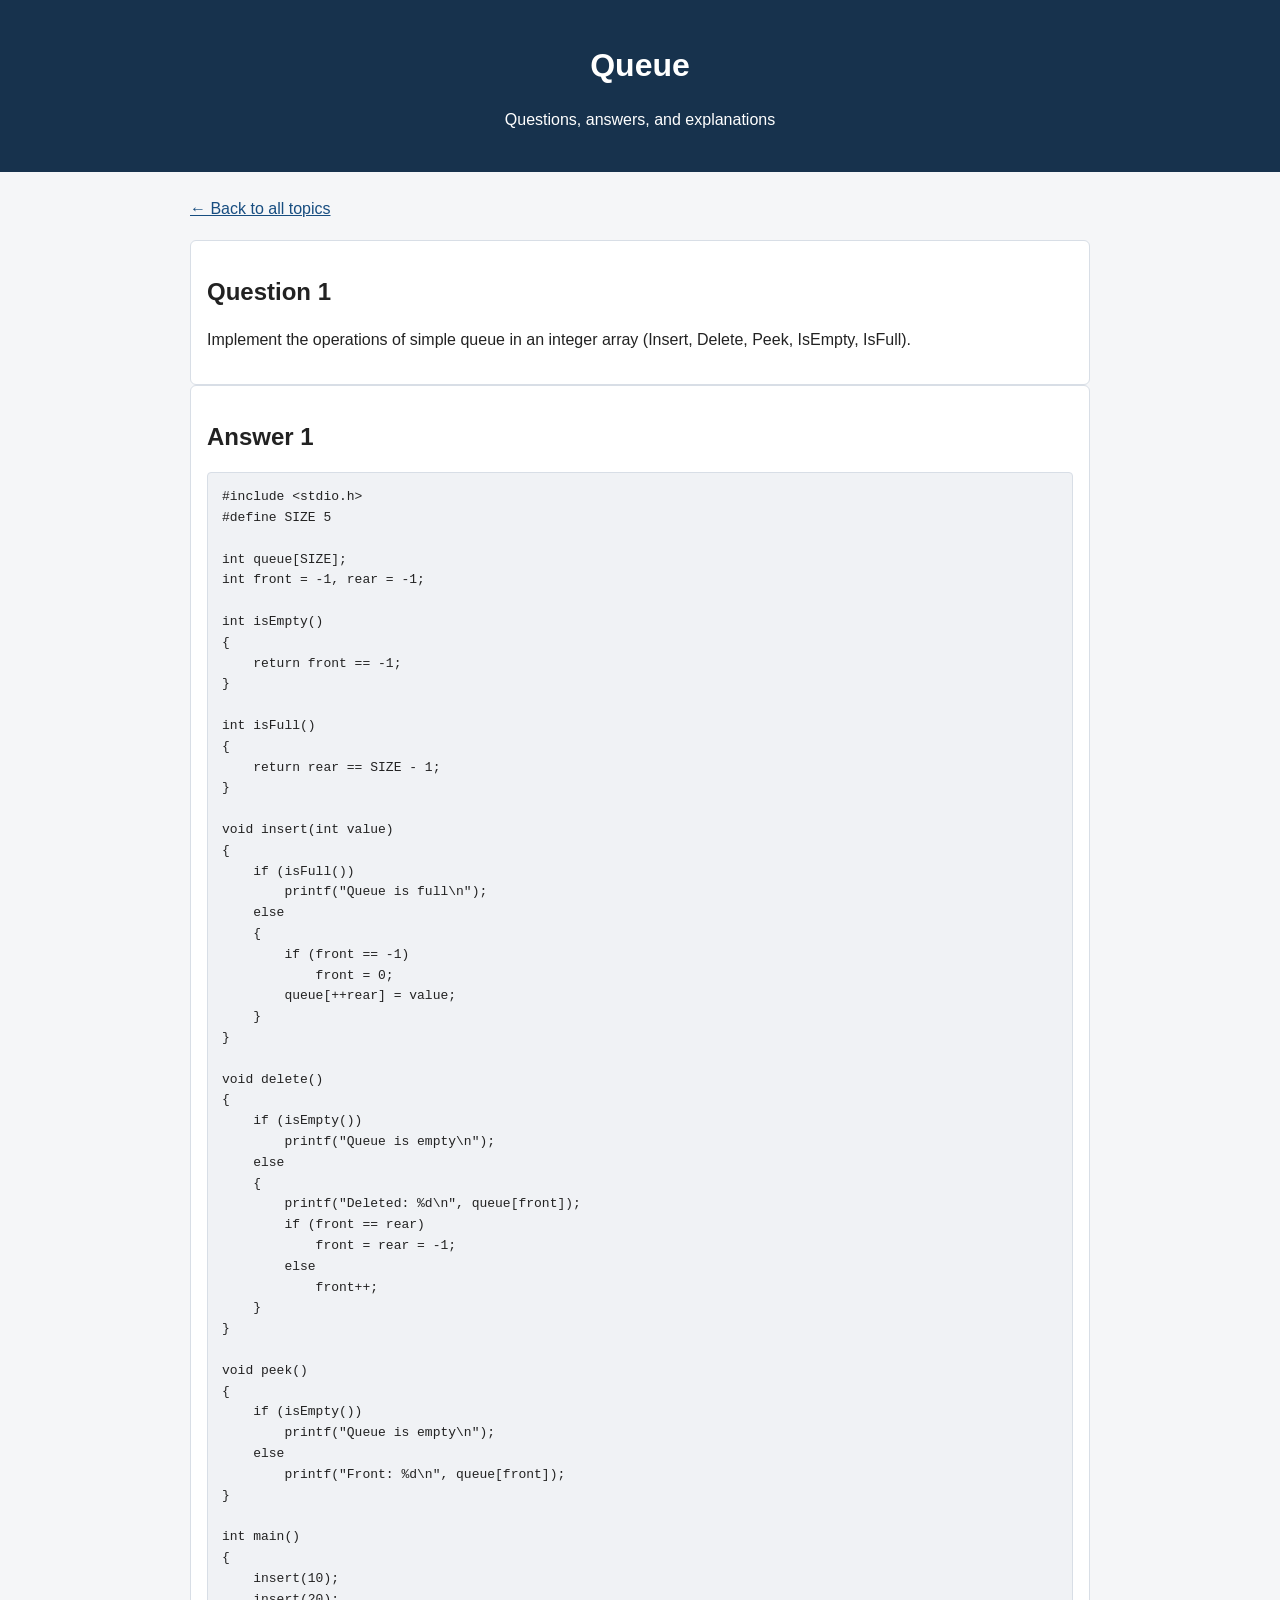
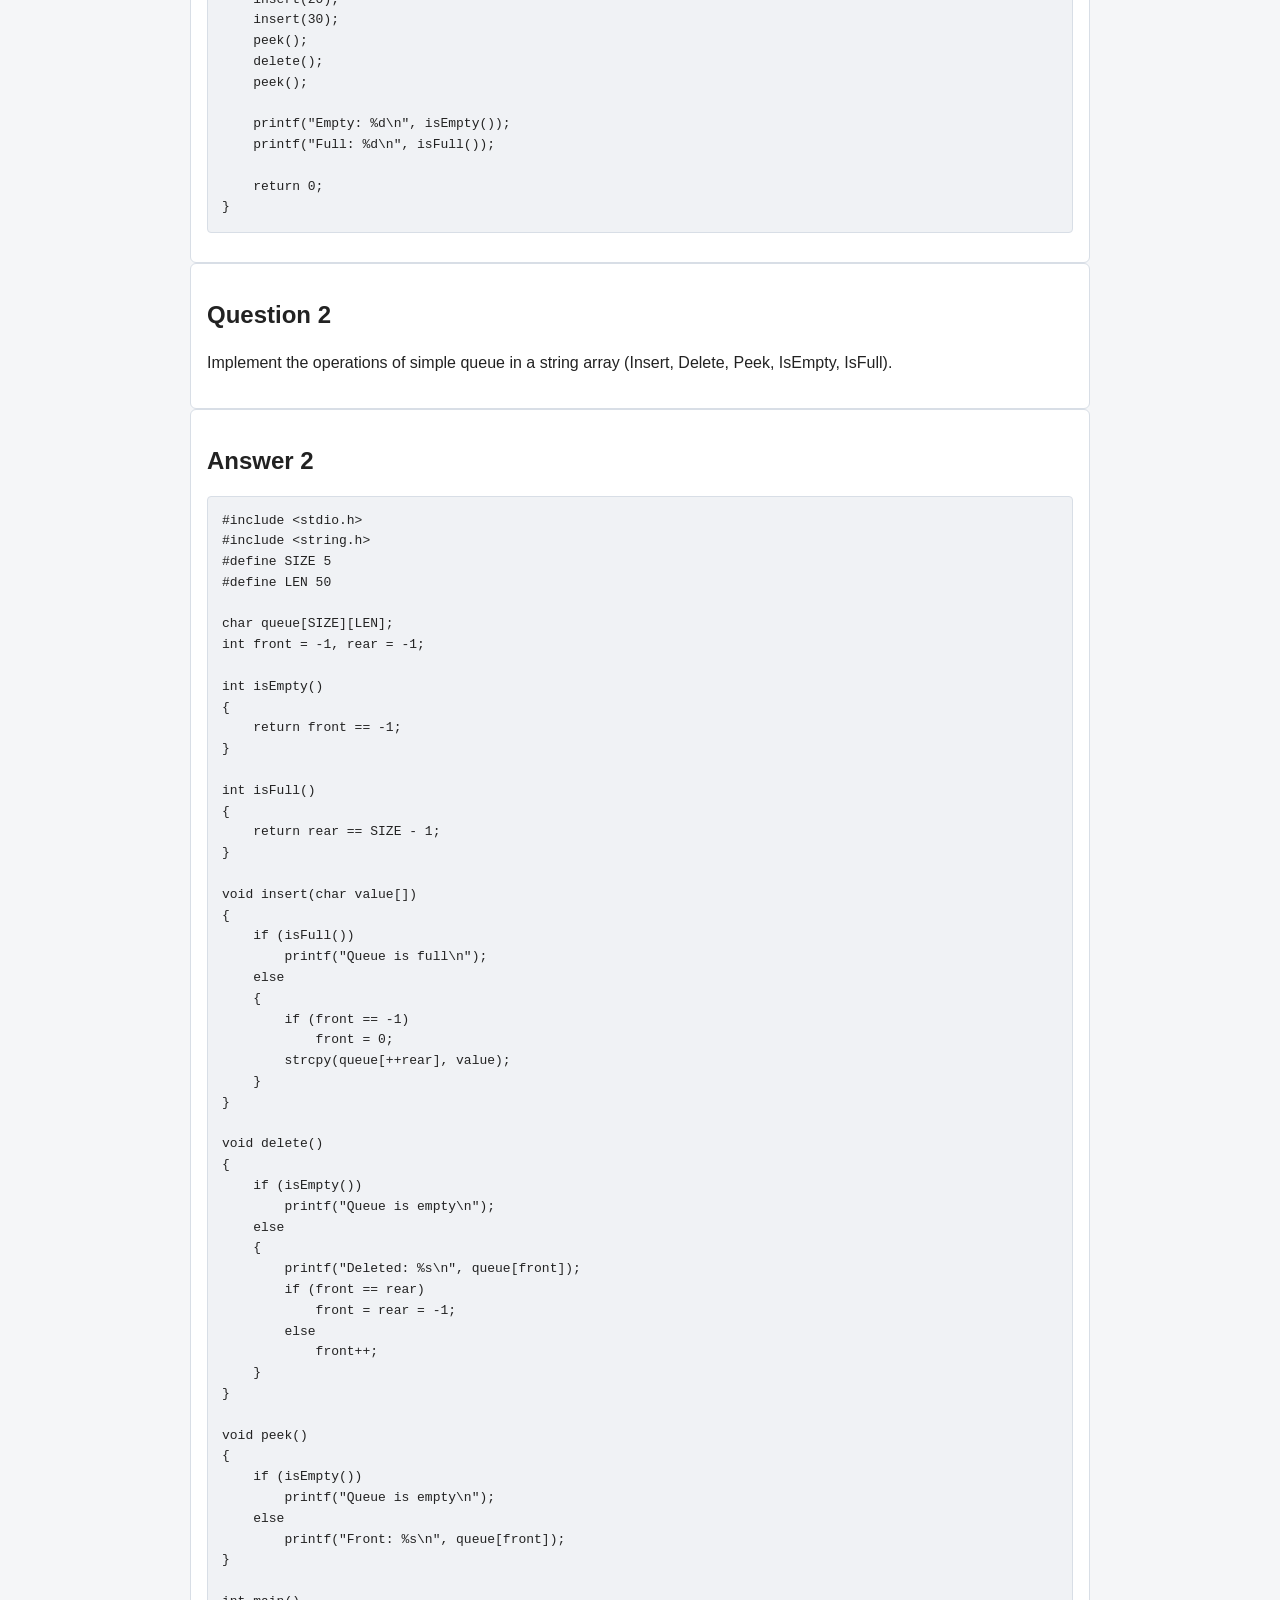
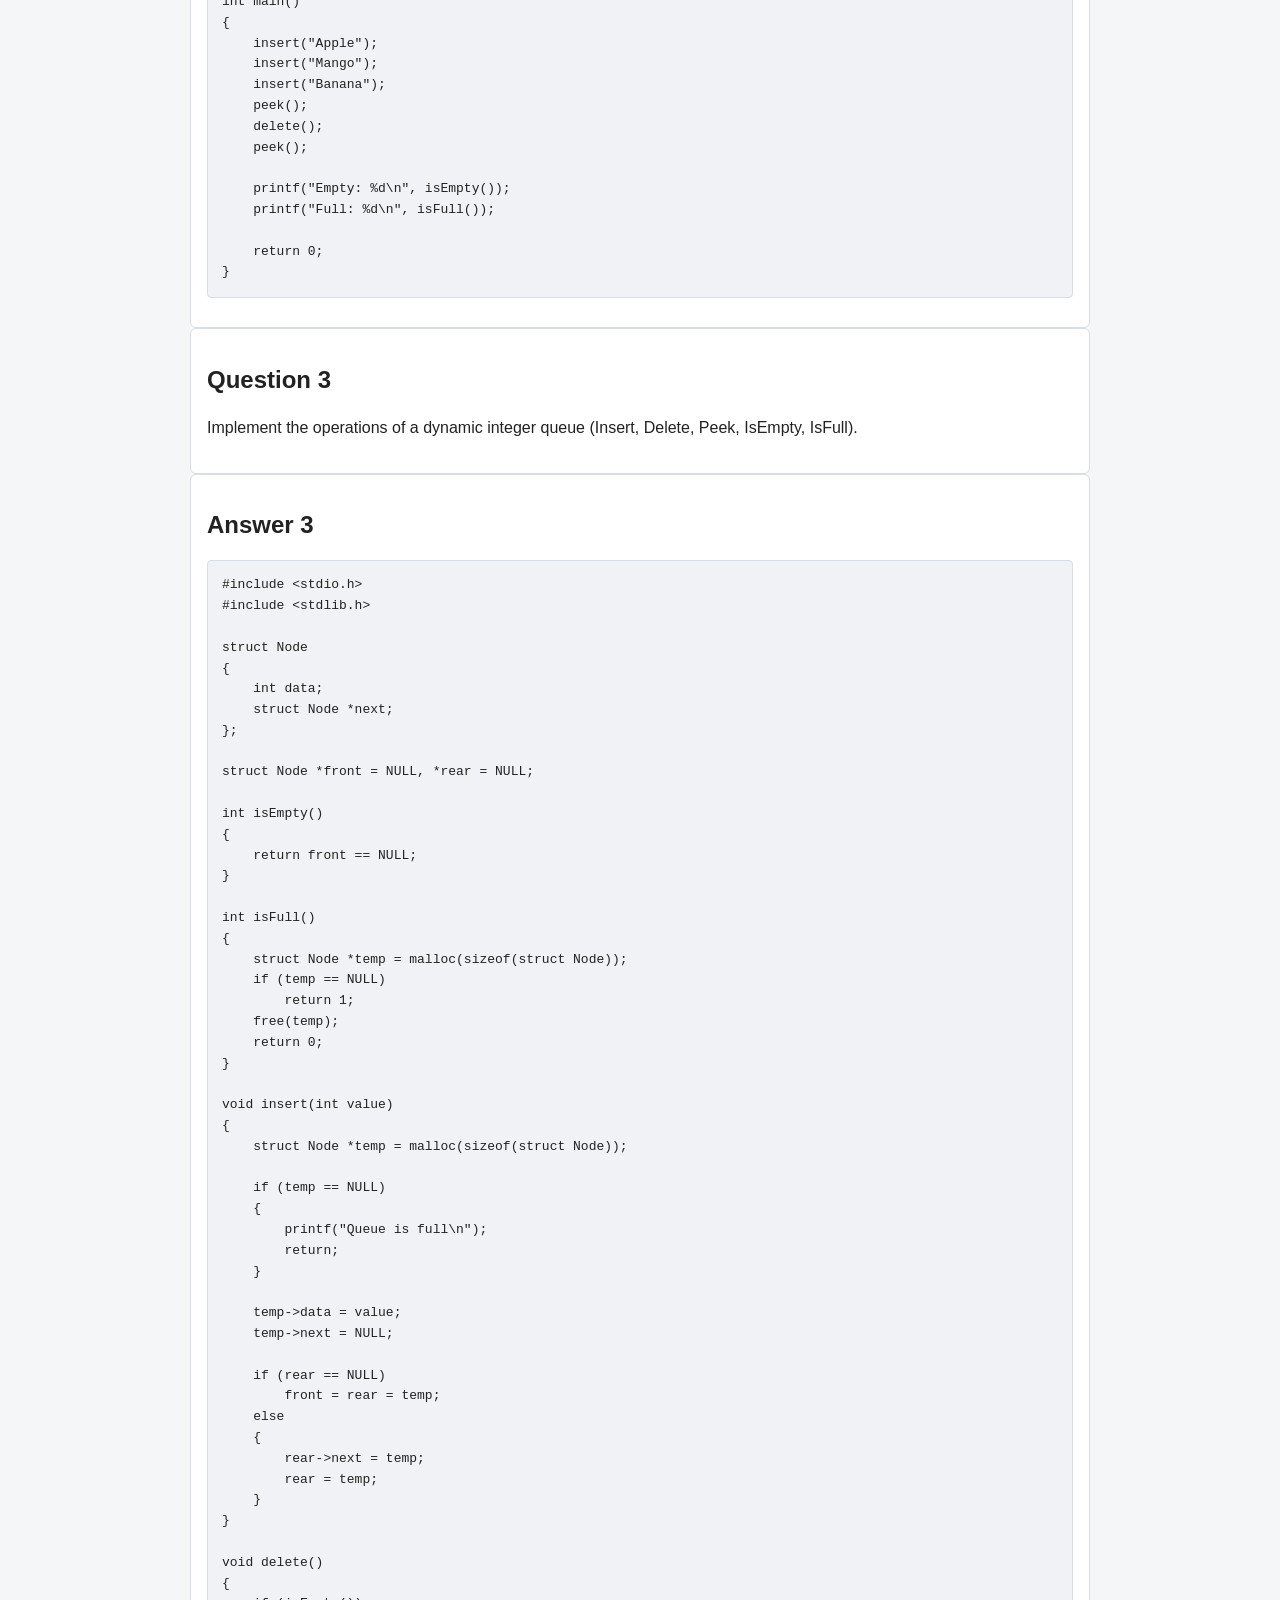
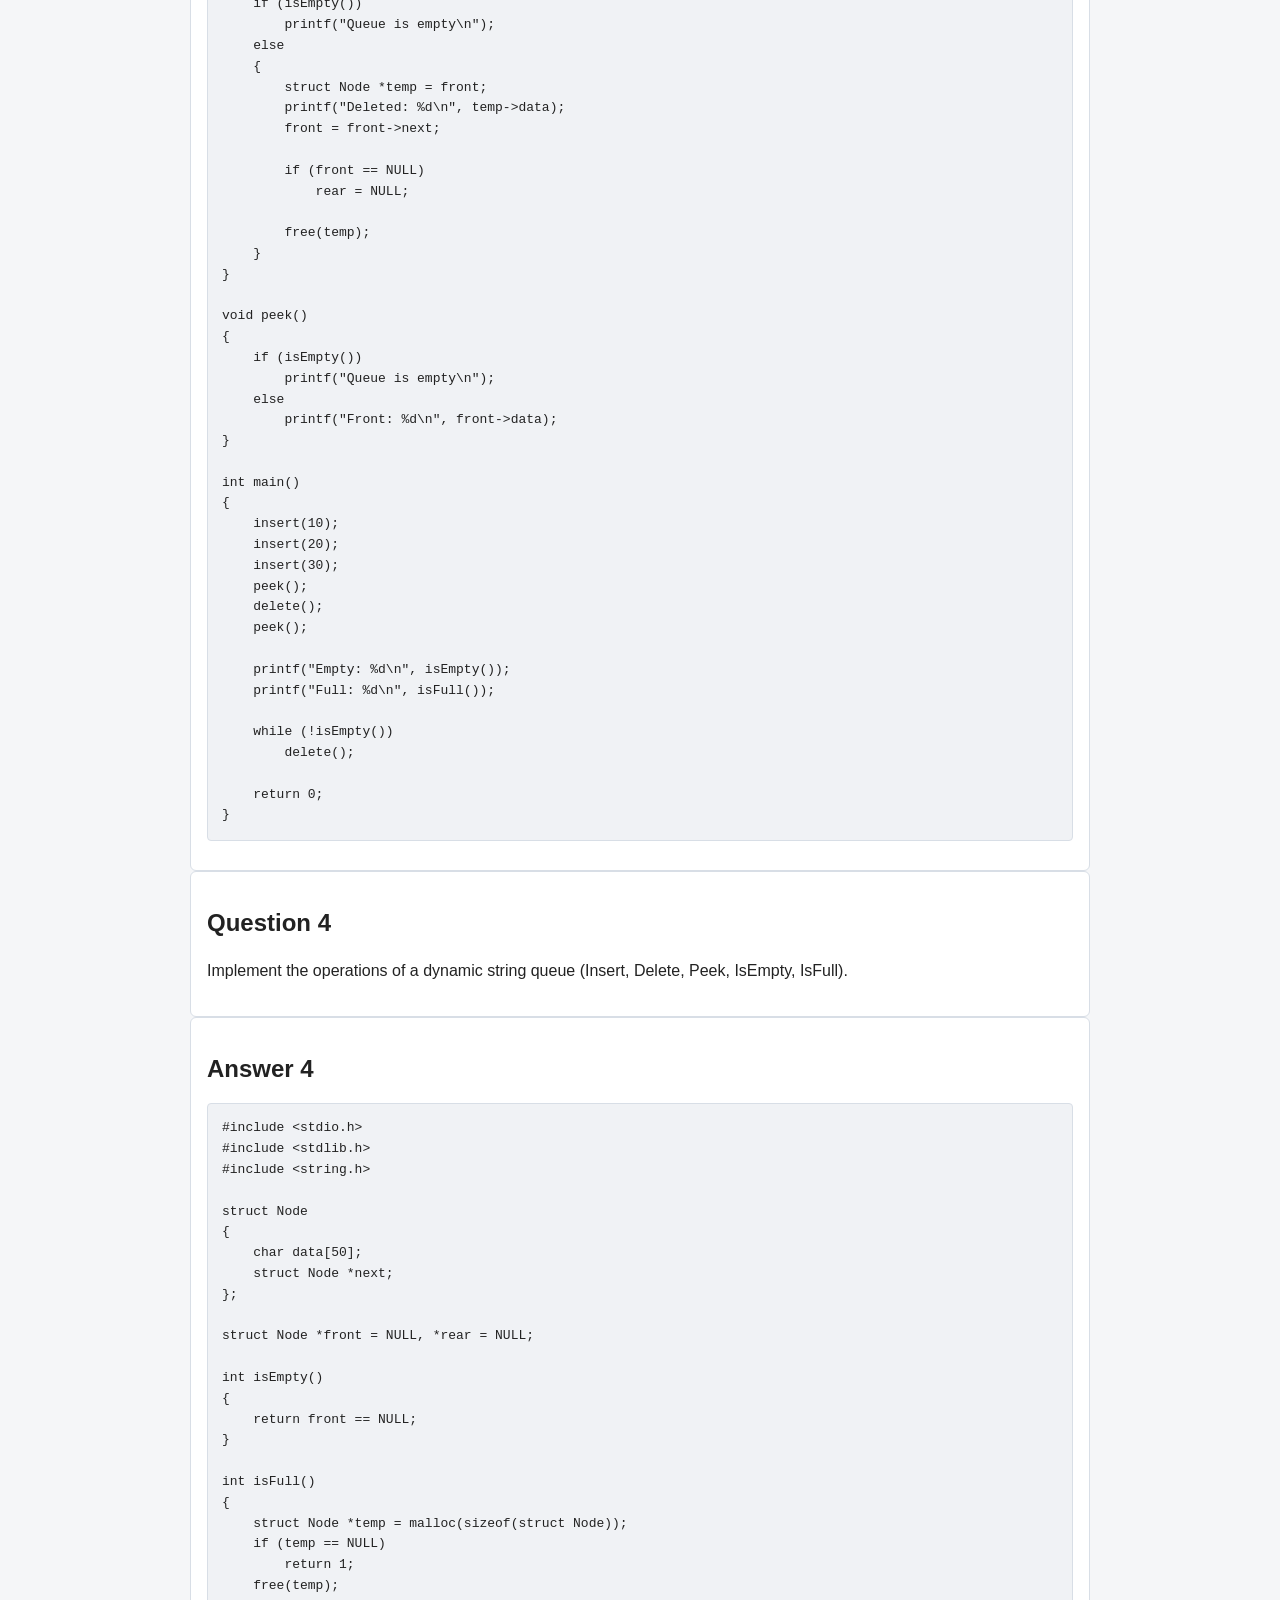
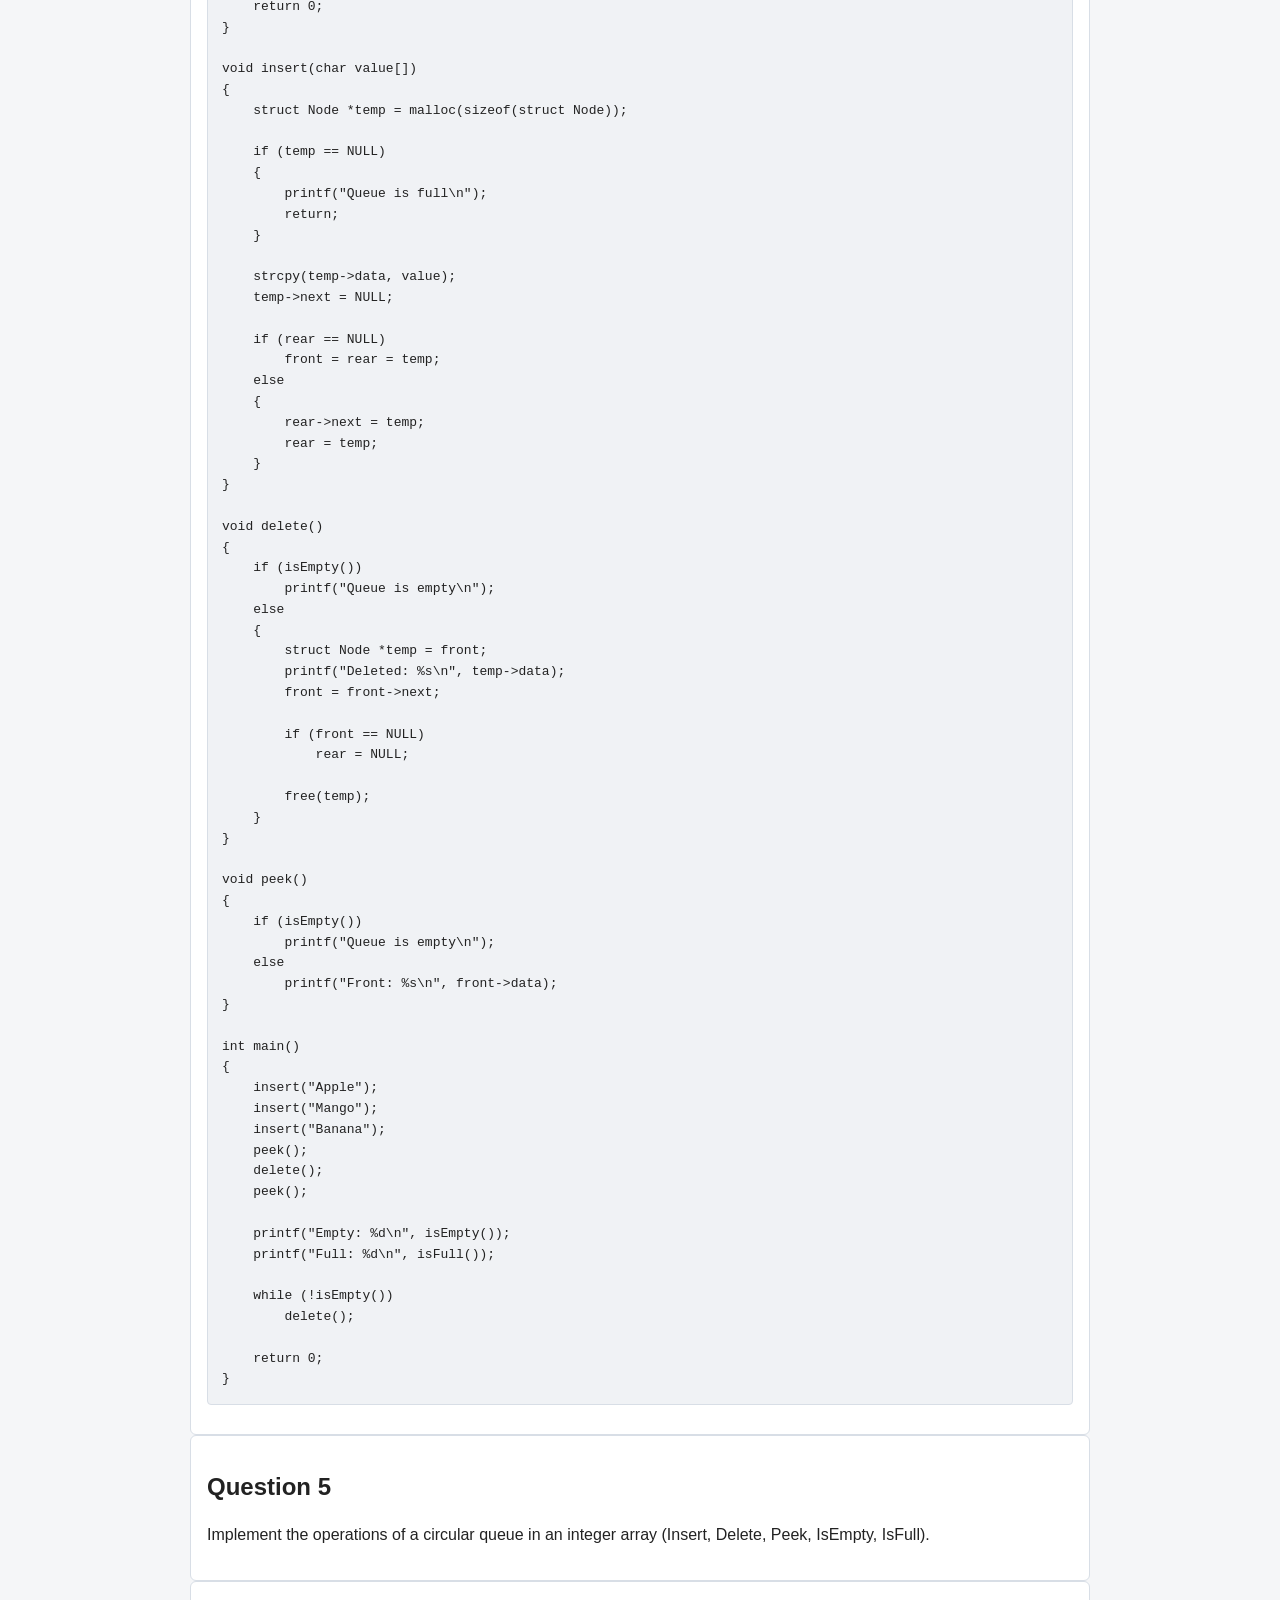
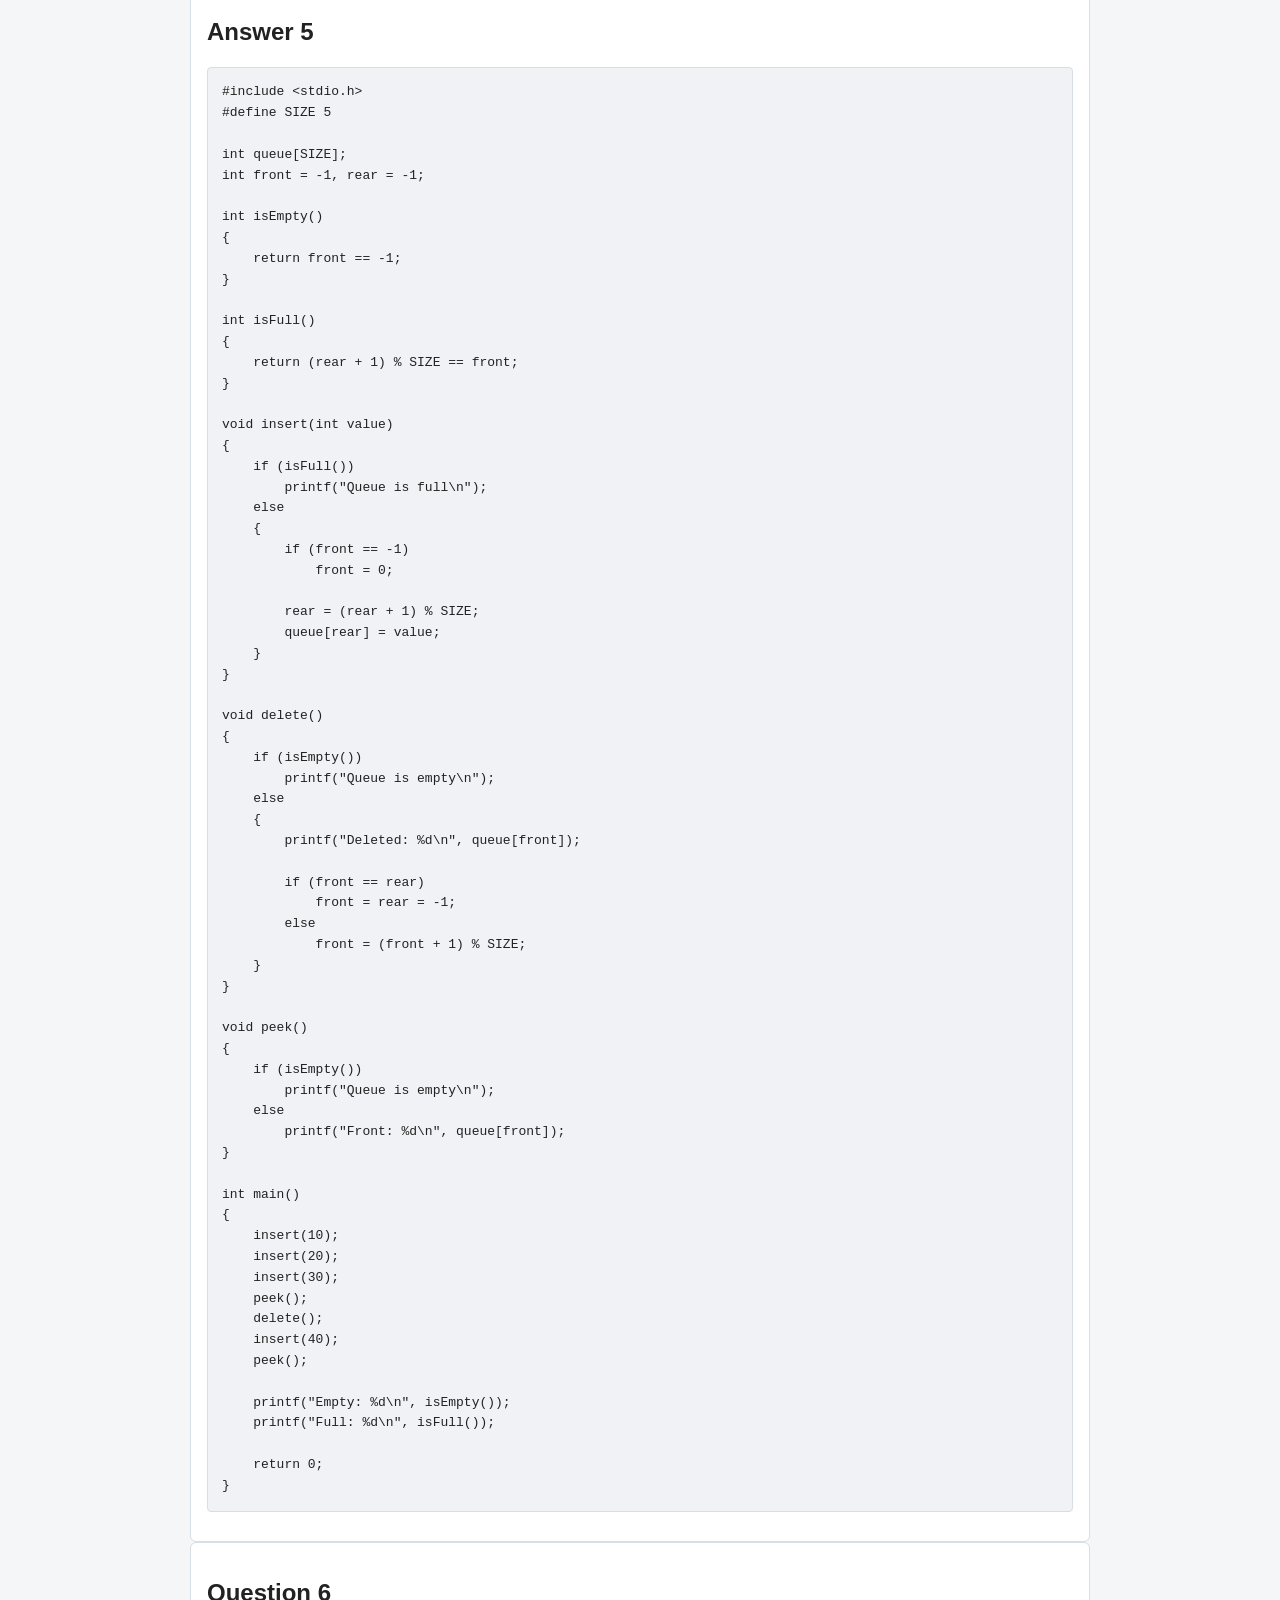
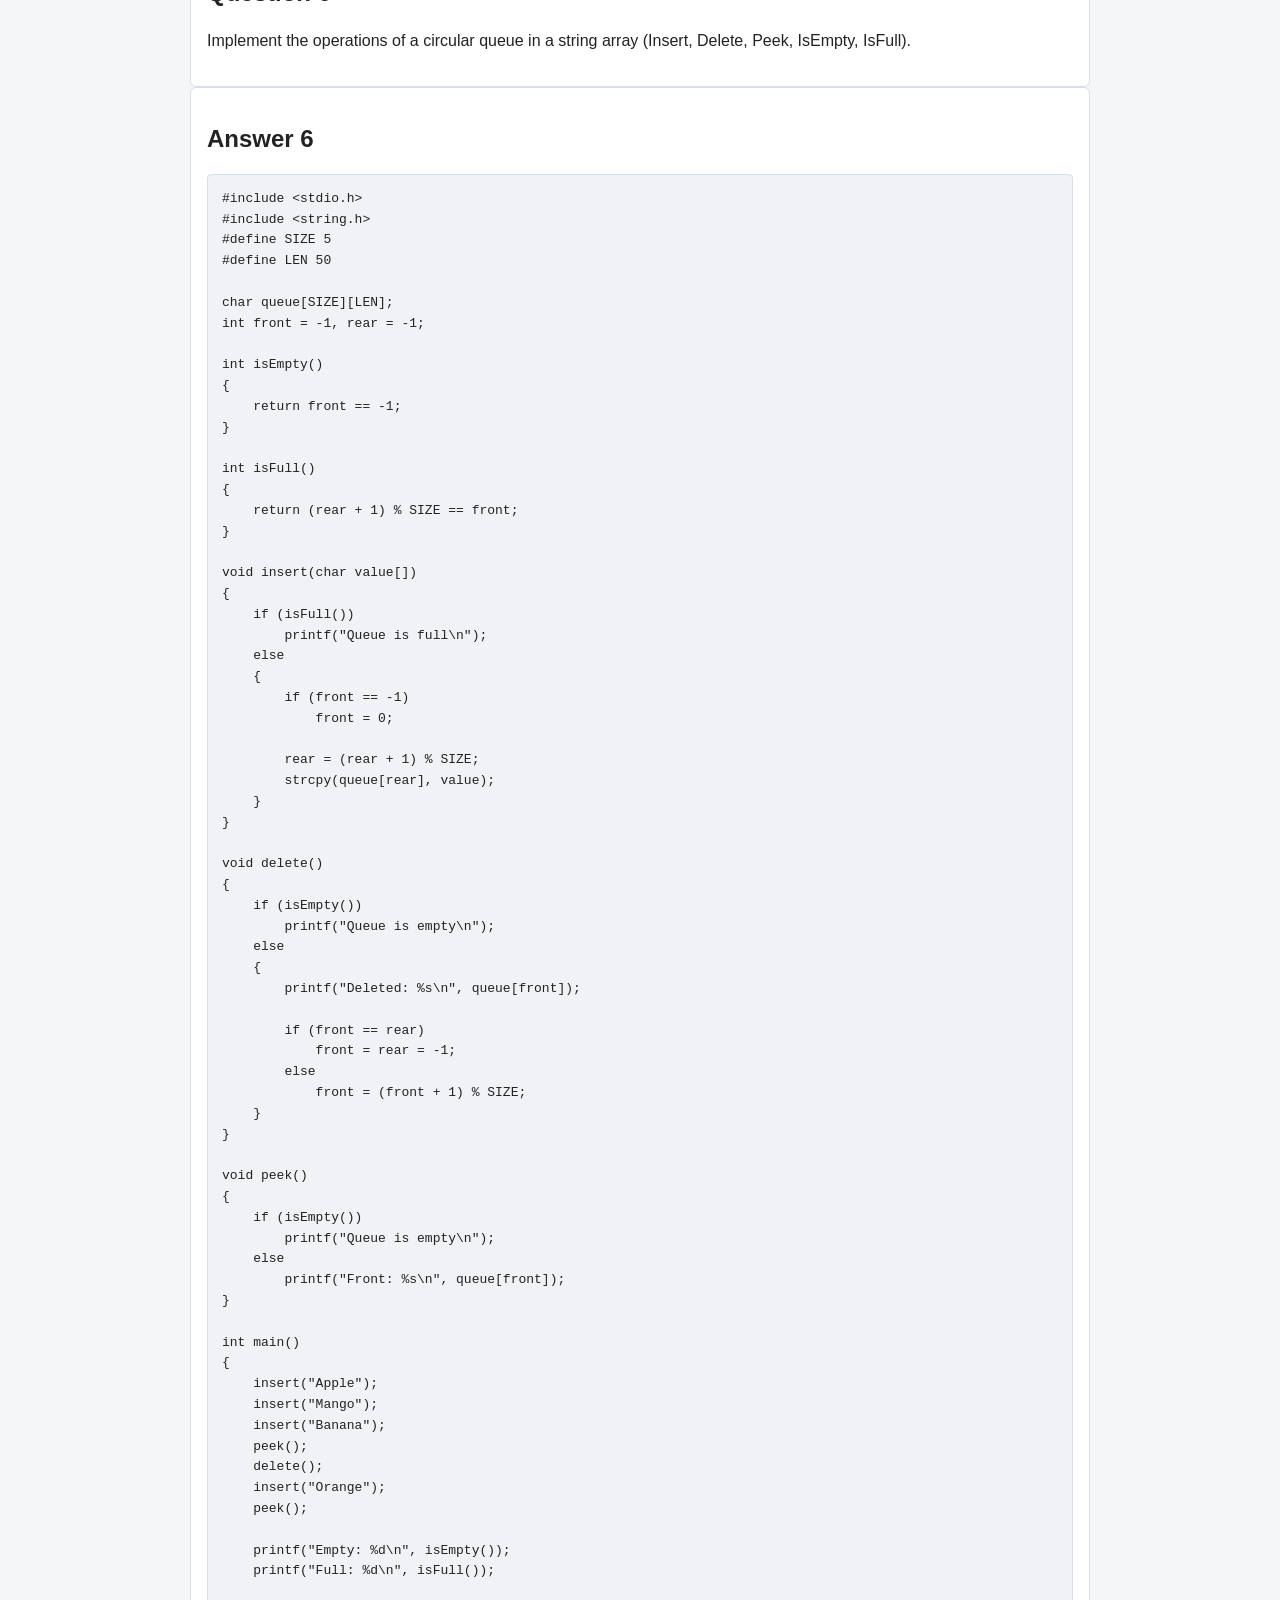
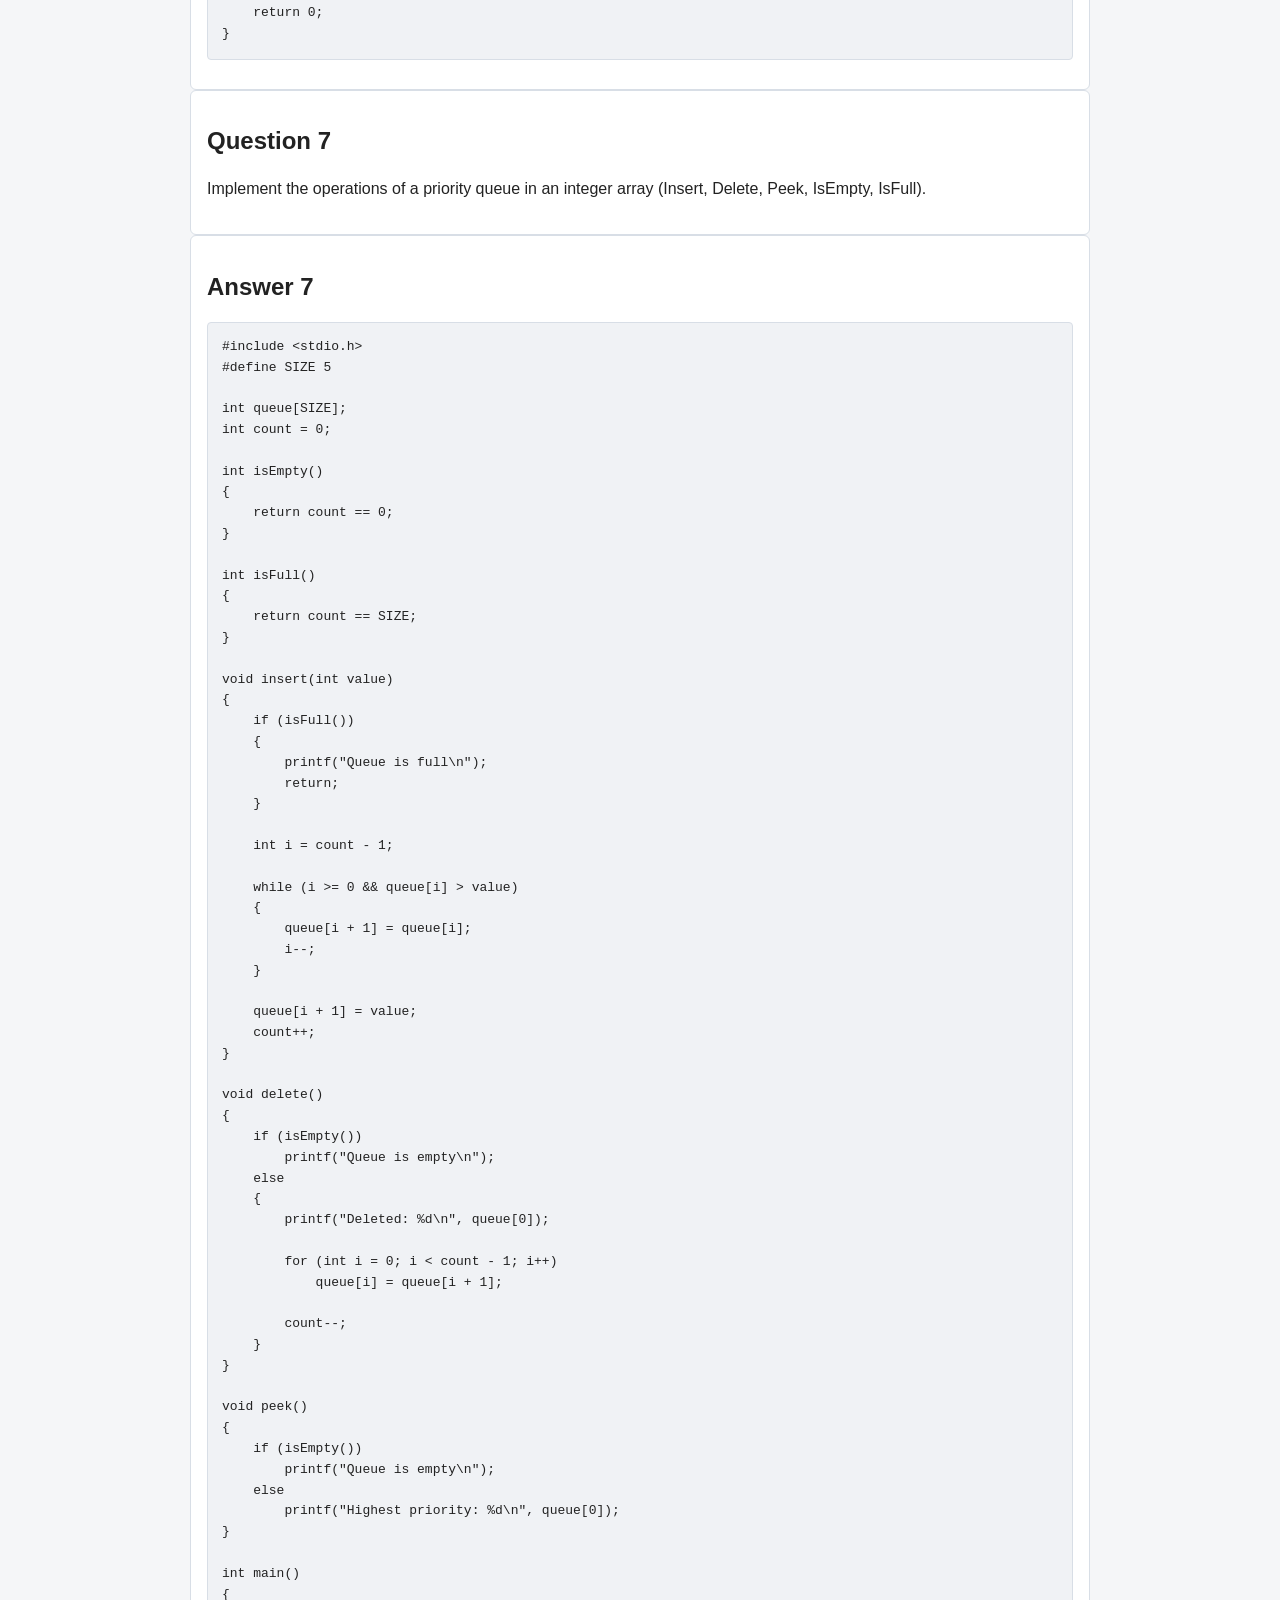
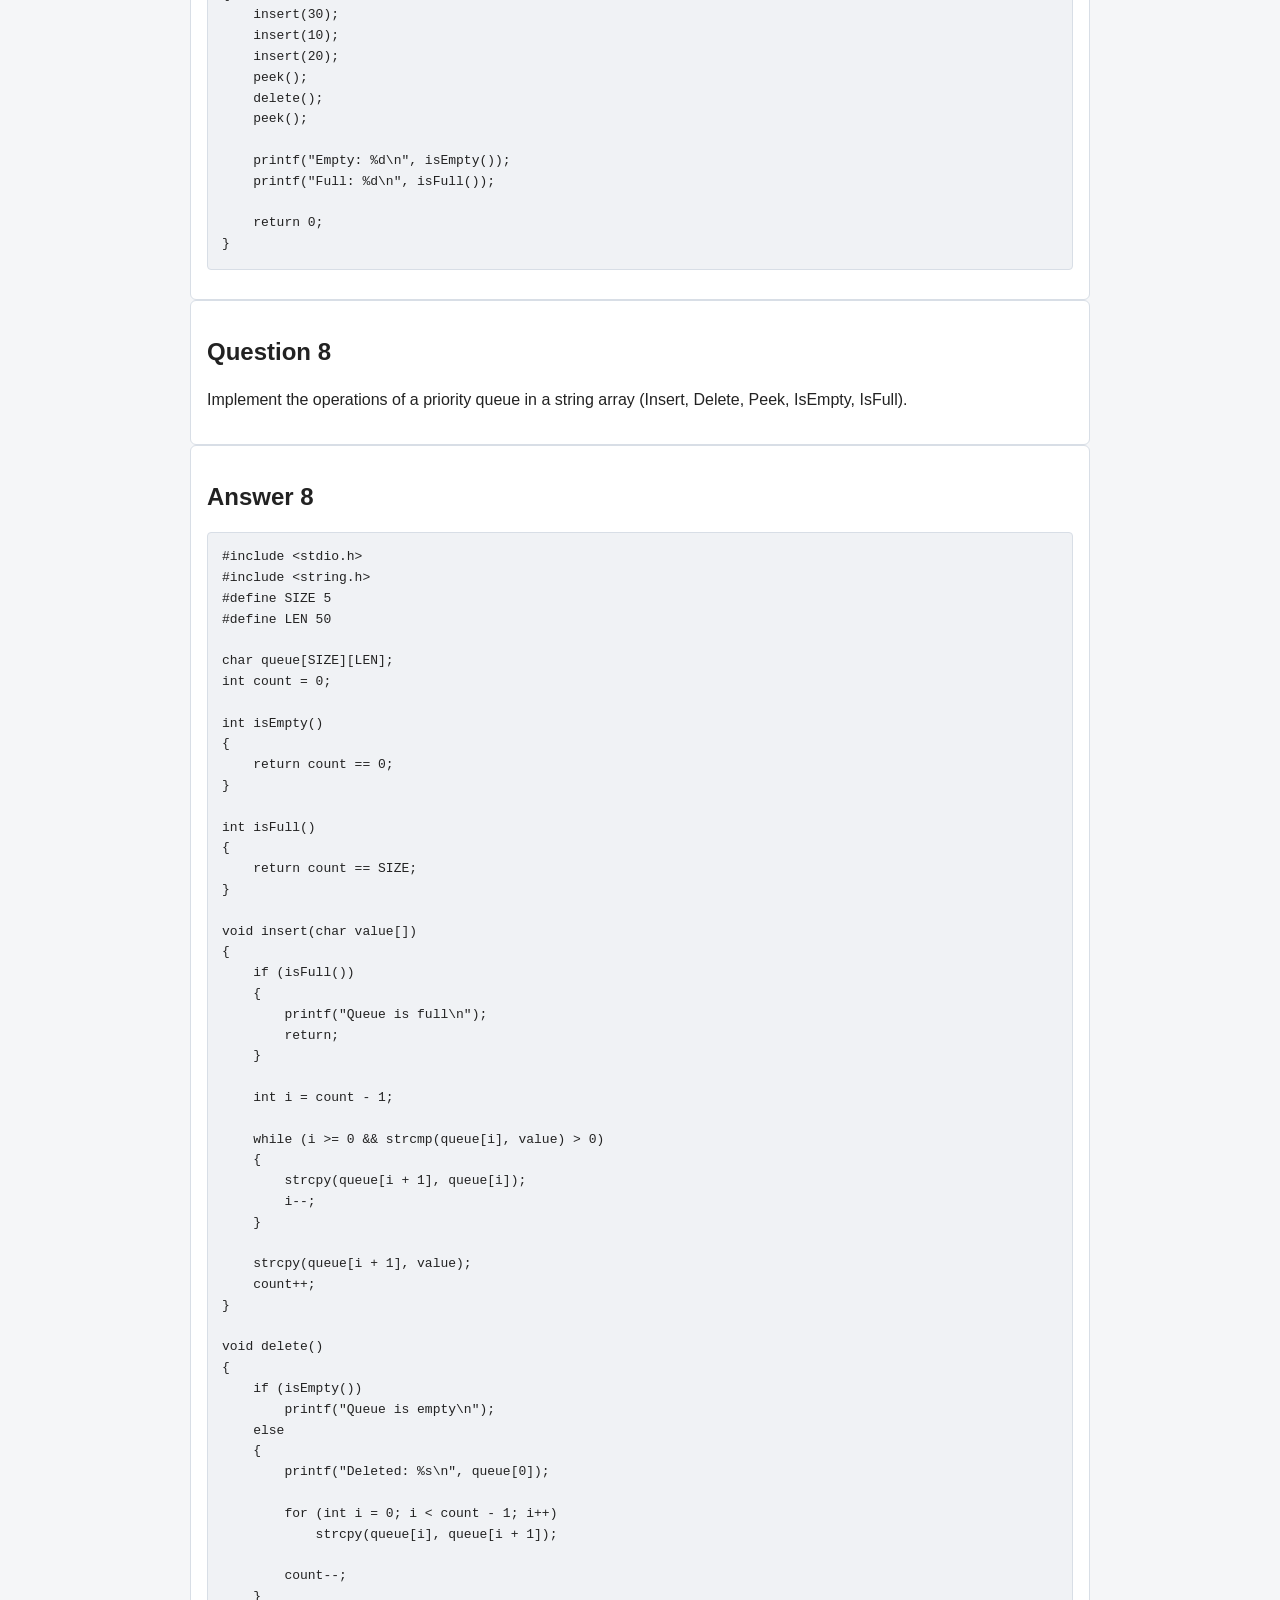
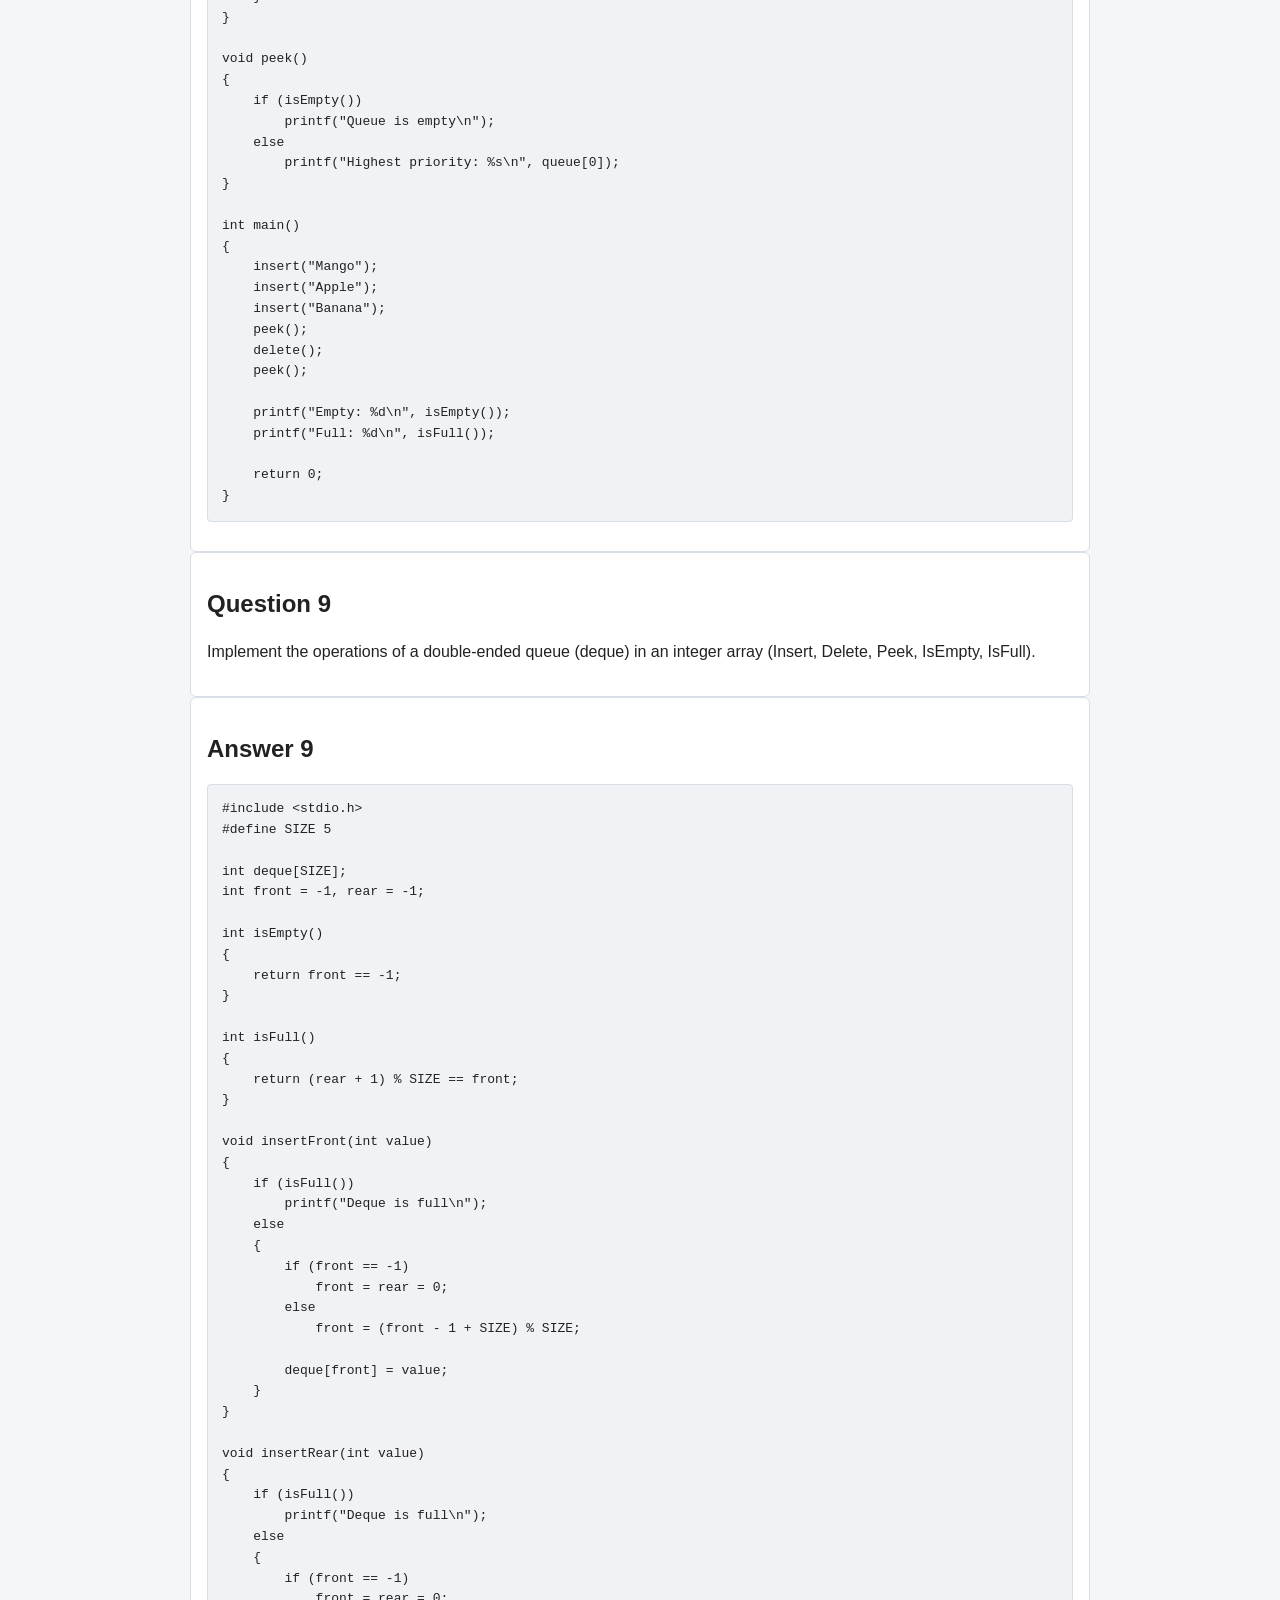
<file: queue/index.html>
<!DOCTYPE html>
<html lang="en">
<head>
    <meta charset="UTF-8">
    <meta name="viewport" content="width=device-width, initial-scale=1.0">
    <title>Queue - DSA Questions</title>
    <link rel="stylesheet" href="../style.css">
</head>
<body>
    <header>
        <h1>Queue</h1>
        <p>Questions, answers, and explanations</p>
    </header>
    <main>
        <a class="back" href="../index.html">← Back to all topics</a>
      
<section class="question">
    <h2>Question 1</h2>
    <p>Implement the operations of simple queue in an integer array (Insert, Delete, Peek, IsEmpty, IsFull).</p>
</section>

<section class="answer">
    <h2>Answer 1</h2>
    <pre><code>#include &lt;stdio.h&gt;
#define SIZE 5

int queue[SIZE];
int front = -1, rear = -1;

int isEmpty()
{
    return front == -1;
}

int isFull()
{
    return rear == SIZE - 1;
}

void insert(int value)
{
    if (isFull())
        printf("Queue is full\n");
    else
    {
        if (front == -1)
            front = 0;
        queue[++rear] = value;
    }
}

void delete()
{
    if (isEmpty())
        printf("Queue is empty\n");
    else
    {
        printf("Deleted: %d\n", queue[front]);
        if (front == rear)
            front = rear = -1;
        else
            front++;
    }
}

void peek()
{
    if (isEmpty())
        printf("Queue is empty\n");
    else
        printf("Front: %d\n", queue[front]);
}

int main()
{
    insert(10);
    insert(20);
    insert(30);
    peek();
    delete();
    peek();

    printf("Empty: %d\n", isEmpty());
    printf("Full: %d\n", isFull());

    return 0;
}</code></pre>
</section>

<section class="question">
    <h2>Question 2</h2>
    <p>Implement the operations of simple queue in a string array (Insert, Delete, Peek, IsEmpty, IsFull).</p>
</section>

<section class="answer">
    <h2>Answer 2</h2>
    <pre><code>#include &lt;stdio.h&gt;
#include &lt;string.h&gt;
#define SIZE 5
#define LEN 50

char queue[SIZE][LEN];
int front = -1, rear = -1;

int isEmpty()
{
    return front == -1;
}

int isFull()
{
    return rear == SIZE - 1;
}

void insert(char value[])
{
    if (isFull())
        printf("Queue is full\n");
    else
    {
        if (front == -1)
            front = 0;
        strcpy(queue[++rear], value);
    }
}

void delete()
{
    if (isEmpty())
        printf("Queue is empty\n");
    else
    {
        printf("Deleted: %s\n", queue[front]);
        if (front == rear)
            front = rear = -1;
        else
            front++;
    }
}

void peek()
{
    if (isEmpty())
        printf("Queue is empty\n");
    else
        printf("Front: %s\n", queue[front]);
}

int main()
{
    insert("Apple");
    insert("Mango");
    insert("Banana");
    peek();
    delete();
    peek();

    printf("Empty: %d\n", isEmpty());
    printf("Full: %d\n", isFull());

    return 0;
}</code></pre>
</section>

<section class="question">
    <h2>Question 3</h2>
    <p>Implement the operations of a dynamic integer queue (Insert, Delete, Peek, IsEmpty, IsFull).</p>
</section>

<section class="answer">
    <h2>Answer 3</h2>
    <pre><code>#include &lt;stdio.h&gt;
#include &lt;stdlib.h&gt;

struct Node
{
    int data;
    struct Node *next;
};

struct Node *front = NULL, *rear = NULL;

int isEmpty()
{
    return front == NULL;
}

int isFull()
{
    struct Node *temp = malloc(sizeof(struct Node));
    if (temp == NULL)
        return 1;
    free(temp);
    return 0;
}

void insert(int value)
{
    struct Node *temp = malloc(sizeof(struct Node));

    if (temp == NULL)
    {
        printf("Queue is full\n");
        return;
    }

    temp->data = value;
    temp->next = NULL;

    if (rear == NULL)
        front = rear = temp;
    else
    {
        rear->next = temp;
        rear = temp;
    }
}

void delete()
{
    if (isEmpty())
        printf("Queue is empty\n");
    else
    {
        struct Node *temp = front;
        printf("Deleted: %d\n", temp->data);
        front = front->next;

        if (front == NULL)
            rear = NULL;

        free(temp);
    }
}

void peek()
{
    if (isEmpty())
        printf("Queue is empty\n");
    else
        printf("Front: %d\n", front->data);
}

int main()
{
    insert(10);
    insert(20);
    insert(30);
    peek();
    delete();
    peek();

    printf("Empty: %d\n", isEmpty());
    printf("Full: %d\n", isFull());

    while (!isEmpty())
        delete();

    return 0;
}</code></pre>
</section>

<section class="question">
    <h2>Question 4</h2>
    <p>Implement the operations of a dynamic string queue (Insert, Delete, Peek, IsEmpty, IsFull).</p>
</section>

<section class="answer">
    <h2>Answer 4</h2>
    <pre><code>#include &lt;stdio.h&gt;
#include &lt;stdlib.h&gt;
#include &lt;string.h&gt;

struct Node
{
    char data[50];
    struct Node *next;
};

struct Node *front = NULL, *rear = NULL;

int isEmpty()
{
    return front == NULL;
}

int isFull()
{
    struct Node *temp = malloc(sizeof(struct Node));
    if (temp == NULL)
        return 1;
    free(temp);
    return 0;
}

void insert(char value[])
{
    struct Node *temp = malloc(sizeof(struct Node));

    if (temp == NULL)
    {
        printf("Queue is full\n");
        return;
    }

    strcpy(temp->data, value);
    temp->next = NULL;

    if (rear == NULL)
        front = rear = temp;
    else
    {
        rear->next = temp;
        rear = temp;
    }
}

void delete()
{
    if (isEmpty())
        printf("Queue is empty\n");
    else
    {
        struct Node *temp = front;
        printf("Deleted: %s\n", temp->data);
        front = front->next;

        if (front == NULL)
            rear = NULL;

        free(temp);
    }
}

void peek()
{
    if (isEmpty())
        printf("Queue is empty\n");
    else
        printf("Front: %s\n", front->data);
}

int main()
{
    insert("Apple");
    insert("Mango");
    insert("Banana");
    peek();
    delete();
    peek();

    printf("Empty: %d\n", isEmpty());
    printf("Full: %d\n", isFull());

    while (!isEmpty())
        delete();

    return 0;
}</code></pre>
</section>

<section class="question">
    <h2>Question 5</h2>
    <p>Implement the operations of a circular queue in an integer array (Insert, Delete, Peek, IsEmpty, IsFull).</p>
</section>

<section class="answer">
    <h2>Answer 5</h2>
    <pre><code>#include &lt;stdio.h&gt;
#define SIZE 5

int queue[SIZE];
int front = -1, rear = -1;

int isEmpty()
{
    return front == -1;
}

int isFull()
{
    return (rear + 1) % SIZE == front;
}

void insert(int value)
{
    if (isFull())
        printf("Queue is full\n");
    else
    {
        if (front == -1)
            front = 0;

        rear = (rear + 1) % SIZE;
        queue[rear] = value;
    }
}

void delete()
{
    if (isEmpty())
        printf("Queue is empty\n");
    else
    {
        printf("Deleted: %d\n", queue[front]);

        if (front == rear)
            front = rear = -1;
        else
            front = (front + 1) % SIZE;
    }
}

void peek()
{
    if (isEmpty())
        printf("Queue is empty\n");
    else
        printf("Front: %d\n", queue[front]);
}

int main()
{
    insert(10);
    insert(20);
    insert(30);
    peek();
    delete();
    insert(40);
    peek();

    printf("Empty: %d\n", isEmpty());
    printf("Full: %d\n", isFull());

    return 0;
}</code></pre>
</section>

<section class="question">
    <h2>Question 6</h2>
    <p>Implement the operations of a circular queue in a string array (Insert, Delete, Peek, IsEmpty, IsFull).</p>
</section>

<section class="answer">
    <h2>Answer 6</h2>
    <pre><code>#include &lt;stdio.h&gt;
#include &lt;string.h&gt;
#define SIZE 5
#define LEN 50

char queue[SIZE][LEN];
int front = -1, rear = -1;

int isEmpty()
{
    return front == -1;
}

int isFull()
{
    return (rear + 1) % SIZE == front;
}

void insert(char value[])
{
    if (isFull())
        printf("Queue is full\n");
    else
    {
        if (front == -1)
            front = 0;

        rear = (rear + 1) % SIZE;
        strcpy(queue[rear], value);
    }
}

void delete()
{
    if (isEmpty())
        printf("Queue is empty\n");
    else
    {
        printf("Deleted: %s\n", queue[front]);

        if (front == rear)
            front = rear = -1;
        else
            front = (front + 1) % SIZE;
    }
}

void peek()
{
    if (isEmpty())
        printf("Queue is empty\n");
    else
        printf("Front: %s\n", queue[front]);
}

int main()
{
    insert("Apple");
    insert("Mango");
    insert("Banana");
    peek();
    delete();
    insert("Orange");
    peek();

    printf("Empty: %d\n", isEmpty());
    printf("Full: %d\n", isFull());

    return 0;
}</code></pre>
</section>

<section class="question">
    <h2>Question 7</h2>
    <p>Implement the operations of a priority queue in an integer array (Insert, Delete, Peek, IsEmpty, IsFull).</p>
</section>

<section class="answer">
    <h2>Answer 7</h2>
    <pre><code>#include &lt;stdio.h&gt;
#define SIZE 5

int queue[SIZE];
int count = 0;

int isEmpty()
{
    return count == 0;
}

int isFull()
{
    return count == SIZE;
}

void insert(int value)
{
    if (isFull())
    {
        printf("Queue is full\n");
        return;
    }

    int i = count - 1;

    while (i >= 0 &amp;&amp; queue[i] &gt; value)
    {
        queue[i + 1] = queue[i];
        i--;
    }

    queue[i + 1] = value;
    count++;
}

void delete()
{
    if (isEmpty())
        printf("Queue is empty\n");
    else
    {
        printf("Deleted: %d\n", queue[0]);

        for (int i = 0; i &lt; count - 1; i++)
            queue[i] = queue[i + 1];

        count--;
    }
}

void peek()
{
    if (isEmpty())
        printf("Queue is empty\n");
    else
        printf("Highest priority: %d\n", queue[0]);
}

int main()
{
    insert(30);
    insert(10);
    insert(20);
    peek();
    delete();
    peek();

    printf("Empty: %d\n", isEmpty());
    printf("Full: %d\n", isFull());

    return 0;
}</code></pre>
</section>

<section class="question">
    <h2>Question 8</h2>
    <p>Implement the operations of a priority queue in a string array (Insert, Delete, Peek, IsEmpty, IsFull).</p>
</section>

<section class="answer">
    <h2>Answer 8</h2>
    <pre><code>#include &lt;stdio.h&gt;
#include &lt;string.h&gt;
#define SIZE 5
#define LEN 50

char queue[SIZE][LEN];
int count = 0;

int isEmpty()
{
    return count == 0;
}

int isFull()
{
    return count == SIZE;
}

void insert(char value[])
{
    if (isFull())
    {
        printf("Queue is full\n");
        return;
    }

    int i = count - 1;

    while (i &gt;= 0 &amp;&amp; strcmp(queue[i], value) &gt; 0)
    {
        strcpy(queue[i + 1], queue[i]);
        i--;
    }

    strcpy(queue[i + 1], value);
    count++;
}

void delete()
{
    if (isEmpty())
        printf("Queue is empty\n");
    else
    {
        printf("Deleted: %s\n", queue[0]);

        for (int i = 0; i &lt; count - 1; i++)
            strcpy(queue[i], queue[i + 1]);

        count--;
    }
}

void peek()
{
    if (isEmpty())
        printf("Queue is empty\n");
    else
        printf("Highest priority: %s\n", queue[0]);
}

int main()
{
    insert("Mango");
    insert("Apple");
    insert("Banana");
    peek();
    delete();
    peek();

    printf("Empty: %d\n", isEmpty());
    printf("Full: %d\n", isFull());

    return 0;
}</code></pre>
</section>

<section class="question">
    <h2>Question 9</h2>
    <p>Implement the operations of a double-ended queue (deque) in an integer array (Insert, Delete, Peek, IsEmpty, IsFull).</p>
</section>

<section class="answer">
    <h2>Answer 9</h2>
    <pre><code>#include &lt;stdio.h&gt;
#define SIZE 5

int deque[SIZE];
int front = -1, rear = -1;

int isEmpty()
{
    return front == -1;
}

int isFull()
{
    return (rear + 1) % SIZE == front;
}

void insertFront(int value)
{
    if (isFull())
        printf("Deque is full\n");
    else
    {
        if (front == -1)
            front = rear = 0;
        else
            front = (front - 1 + SIZE) % SIZE;

        deque[front] = value;
    }
}

void insertRear(int value)
{
    if (isFull())
        printf("Deque is full\n");
    else
    {
        if (front == -1)
            front = rear = 0;
        else
            rear = (rear + 1) % SIZE;

        deque[rear] = value;
    }
}

void deleteFront()
{
    if (isEmpty())
        printf("Deque is empty\n");
    else
    {
        printf("Deleted front: %d\n", deque[front]);

        if (front == rear)
            front = rear = -1;
        else
            front = (front + 1) % SIZE;
    }
}

void deleteRear()
{
    if (isEmpty())
        printf("Deque is empty\n");
    else
    {
        printf("Deleted rear: %d\n", deque[rear]);

        if (front == rear)
            front = rear = -1;
        else
            rear = (rear - 1 + SIZE) % SIZE;
    }
}

void peekFront()
{
    if (isEmpty())
        printf("Deque is empty\n");
    else
        printf("Front: %d\n", deque[front]);
}

void peekRear()
{
    if (isEmpty())
        printf("Deque is empty\n");
    else
        printf("Rear: %d\n", deque[rear]);
}

int main()
{
    insertRear(10);
    insertRear(20);
    insertFront(5);
    peekFront();
    peekRear();
    deleteFront();
    deleteRear();

    printf("Empty: %d\n", isEmpty());
    printf("Full: %d\n", isFull());

    return 0;
}</code></pre>
</section>

<section class="question">
    <h2>Question 10</h2>
    <p>Implement the operations of a double-ended queue (deque) in a string array (Insert, Delete, Peek, IsEmpty, IsFull).</p>
</section>

<section class="answer">
    <h2>Answer 10</h2>
    <pre><code>#include &lt;stdio.h&gt;
#include &lt;string.h&gt;
#define SIZE 5
#define LEN 50

char deque[SIZE][LEN];
int front = -1, rear = -1;

int isEmpty()
{
    return front == -1;
}

int isFull()
{
    return (rear + 1) % SIZE == front;
}

void insertFront(char value[])
{
    if (isFull())
        printf("Deque is full\n");
    else
    {
        if (front == -1)
            front = rear = 0;
        else
            front = (front - 1 + SIZE) % SIZE;

        strcpy(deque[front], value);
    }
}

void insertRear(char value[])
{
    if (isFull())
        printf("Deque is full\n");
    else
    {
        if (front == -1)
            front = rear = 0;
        else
            rear = (rear + 1) % SIZE;

        strcpy(deque[rear], value);
    }
}

void deleteFront()
{
    if (isEmpty())
        printf("Deque is empty\n");
    else
    {
        printf("Deleted front: %s\n", deque[front]);

        if (front == rear)
            front = rear = -1;
        else
            front = (front + 1) % SIZE;
    }
}

void deleteRear()
{
    if (isEmpty())
        printf("Deque is empty\n");
    else
    {
        printf("Deleted rear: %s\n", deque[rear]);

        if (front == rear)
            front = rear = -1;
        else
            rear = (rear - 1 + SIZE) % SIZE;
    }
}

void peekFront()
{
    if (isEmpty())
        printf("Deque is empty\n");
    else
        printf("Front: %s\n", deque[front]);
}

void peekRear()
{
    if (isEmpty())
        printf("Deque is empty\n");
    else
        printf("Rear: %s\n", deque[rear]);
}

int main()
{
    insertRear("Apple");
    insertRear("Mango");
    insertFront("Banana");
    peekFront();
    peekRear();
    deleteFront();
    deleteRear();

    printf("Empty: %d\n", isEmpty());
    printf("Full: %d\n", isFull());

    return 0;
}</code></pre>
</section>
```
        
    </main>
    <footer><a href="../index.html">Home</a></footer>
</body>
</html>
</file>
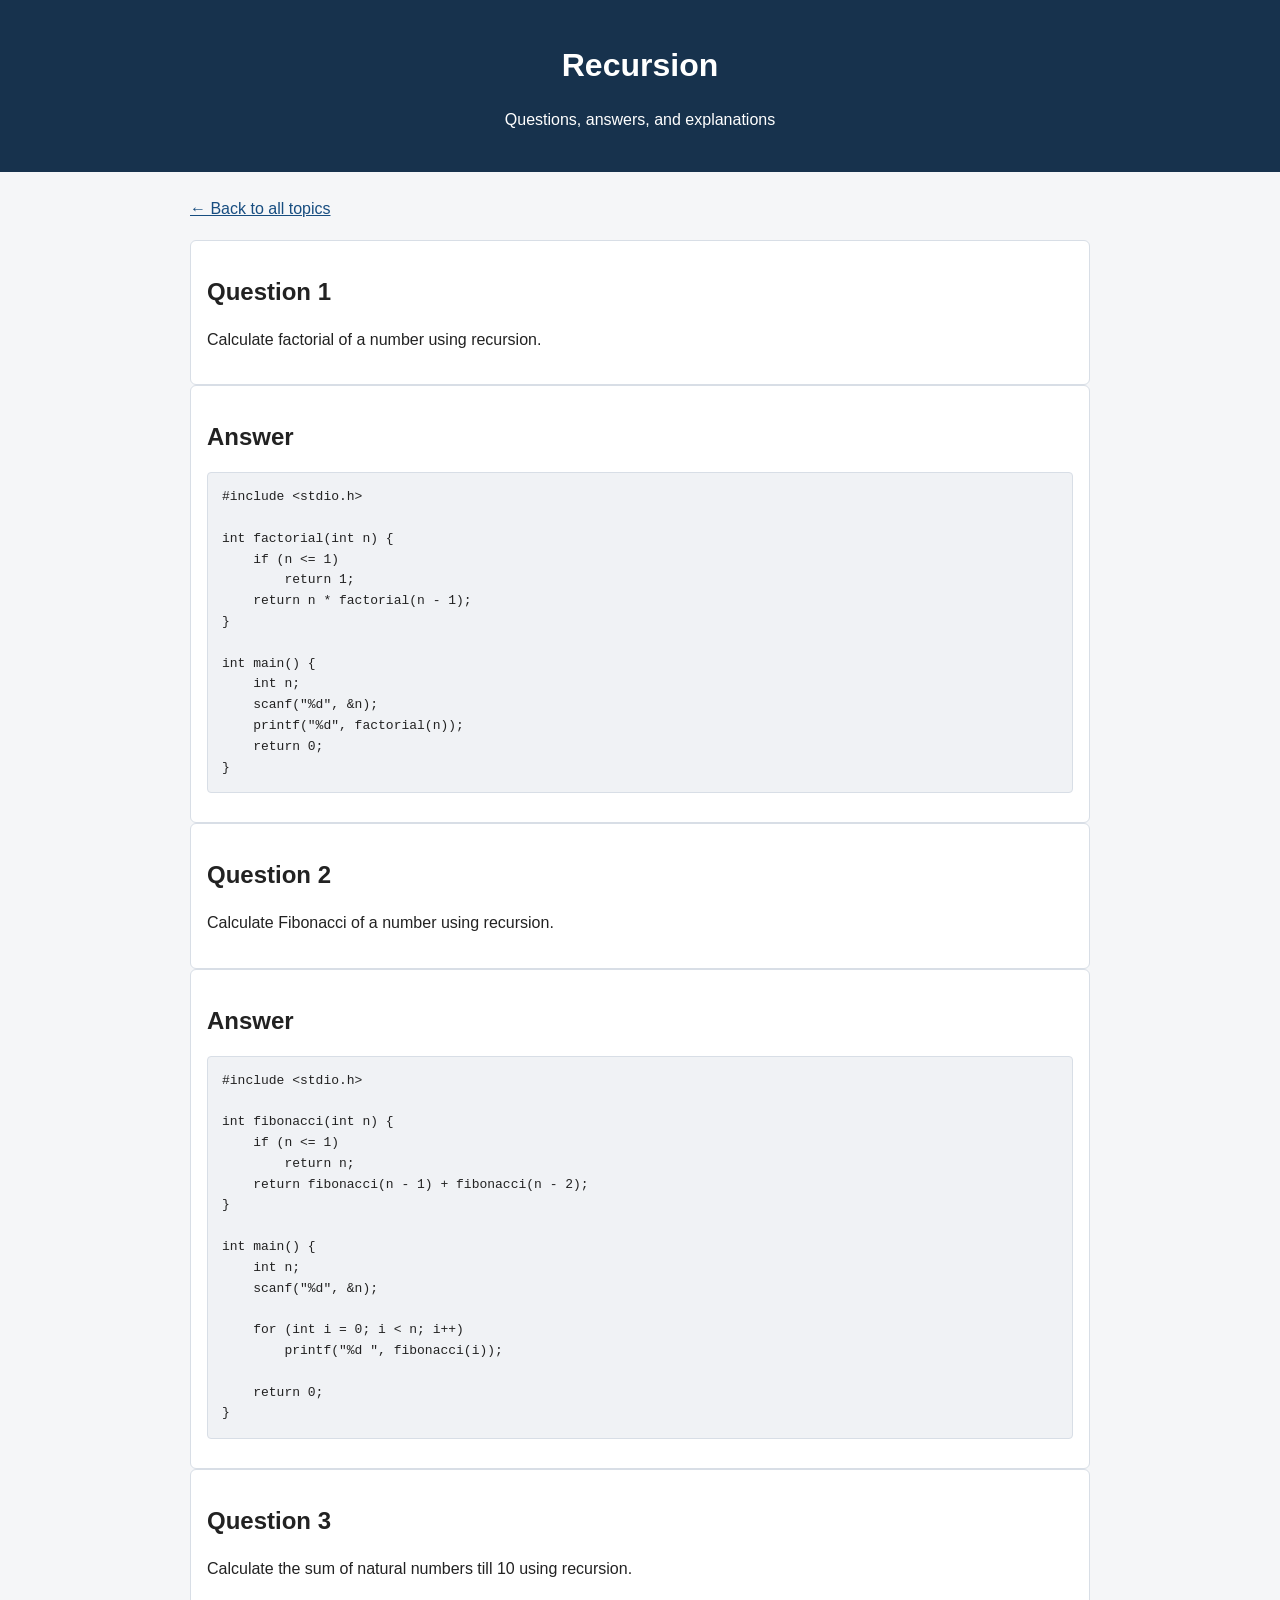
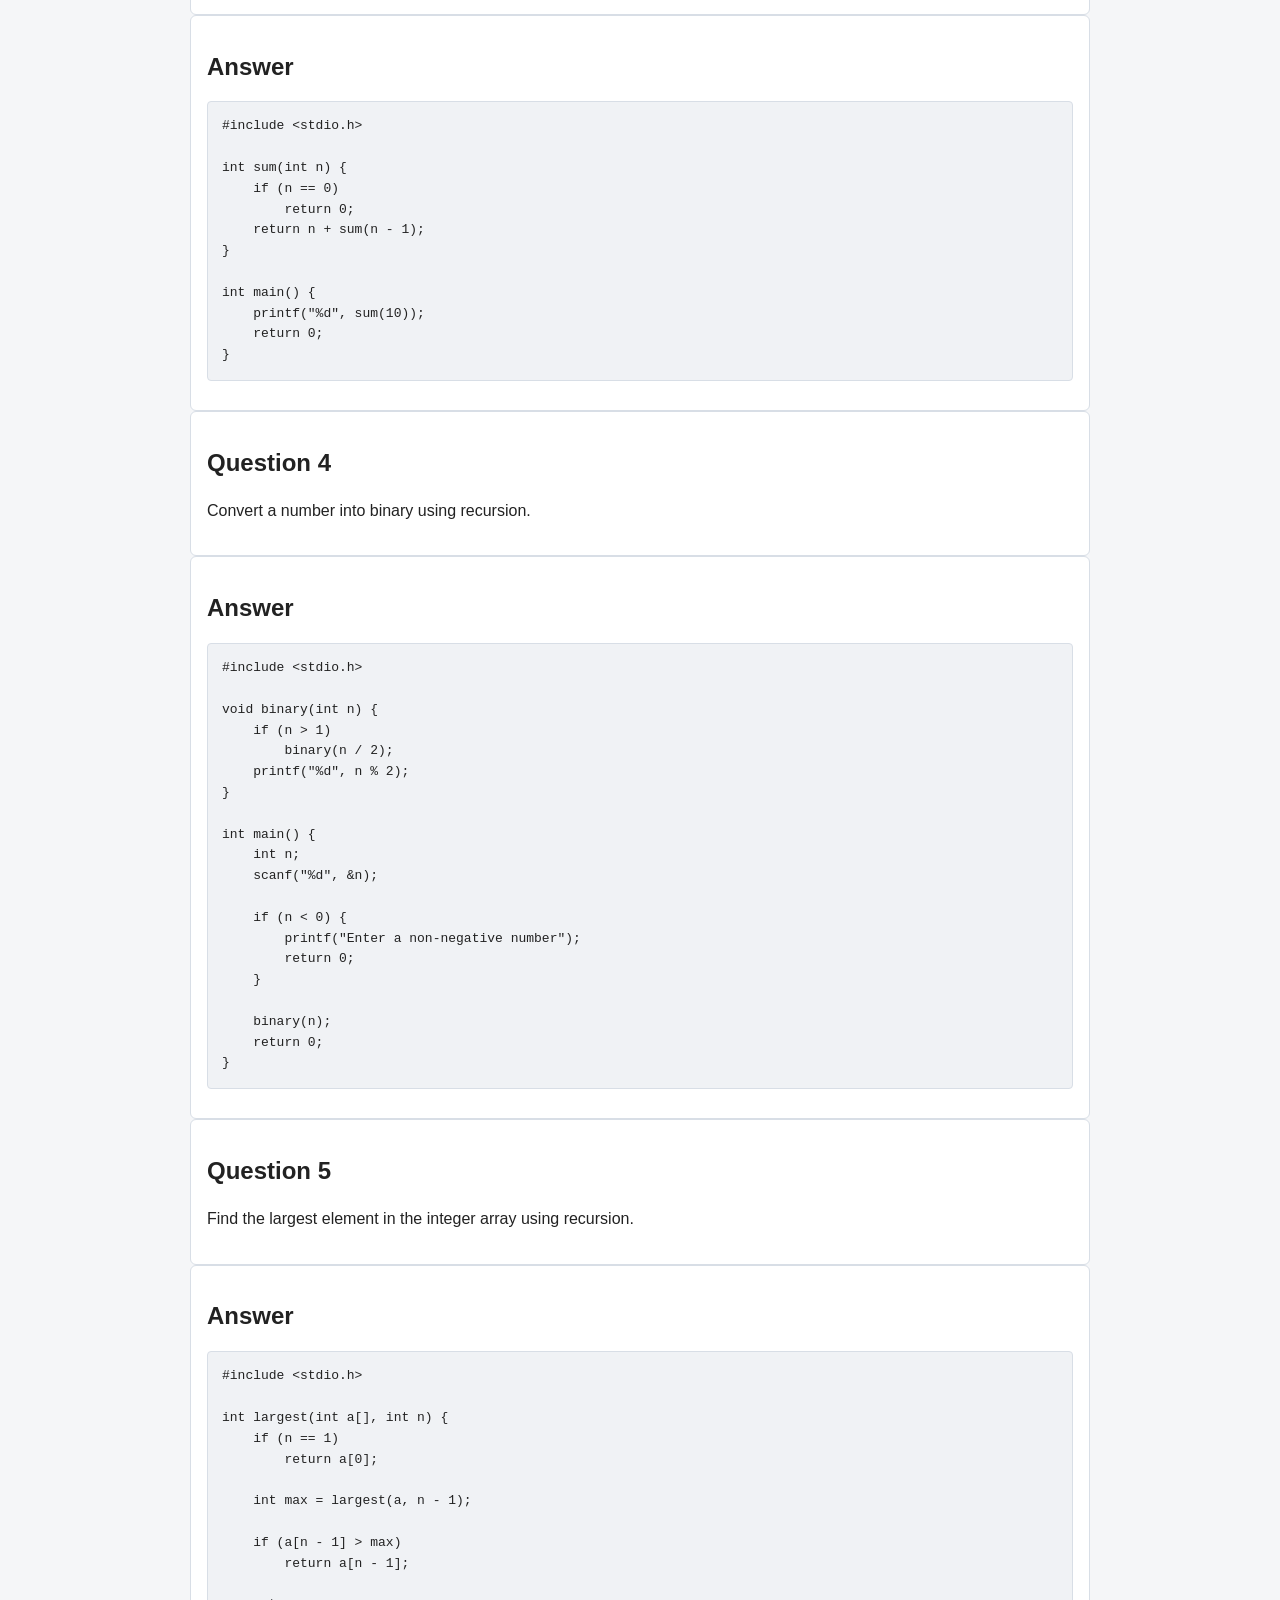
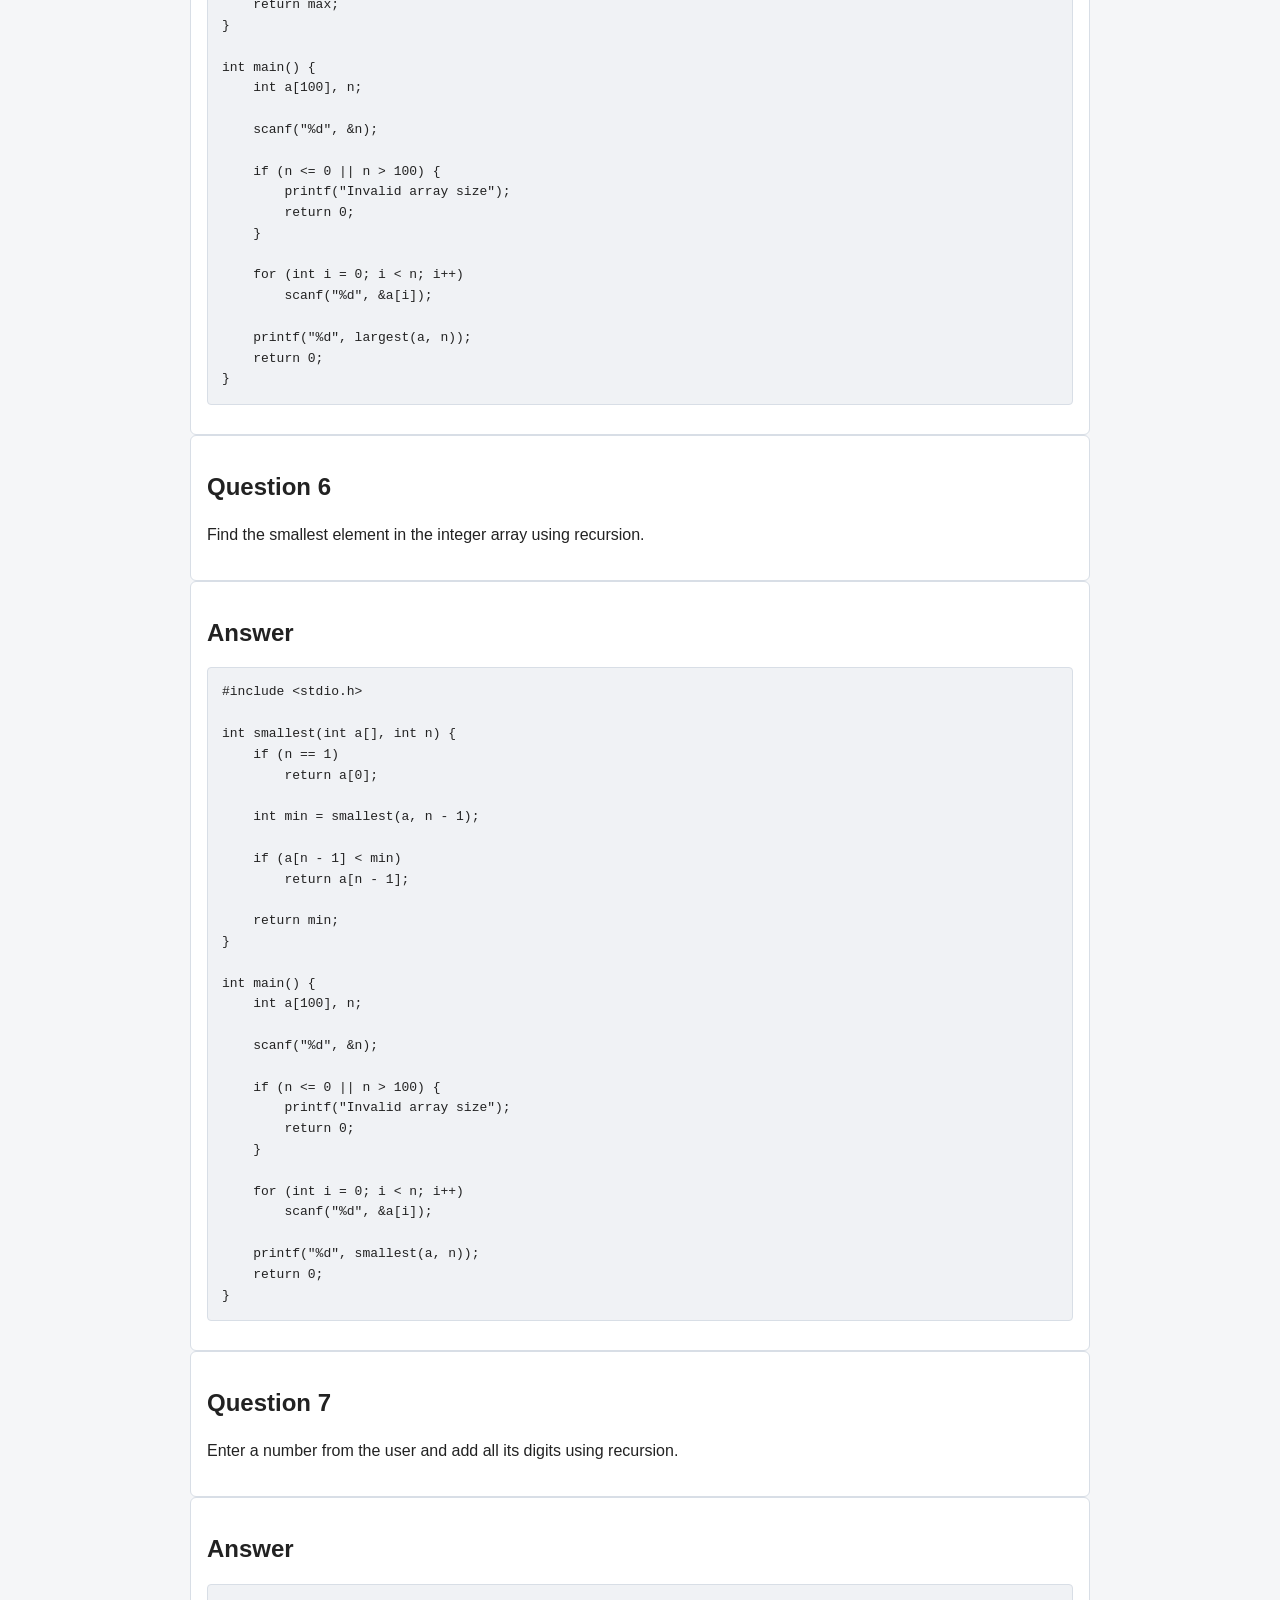
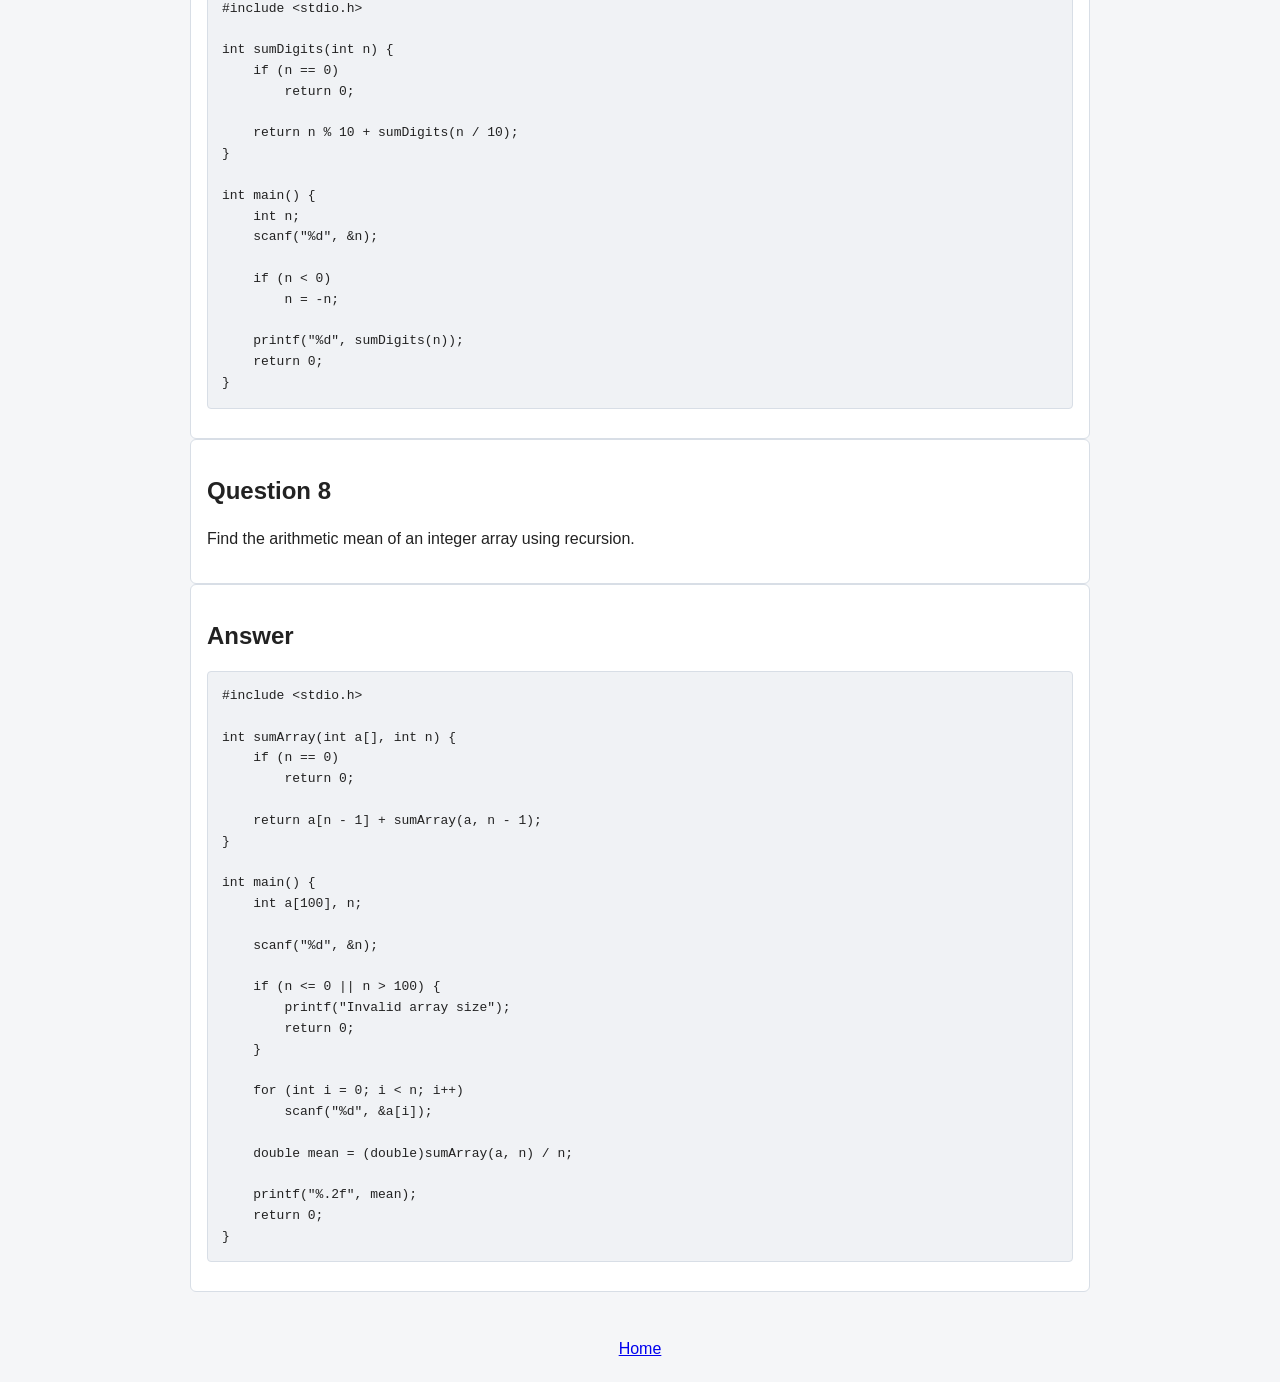
<file: recursion/index.html>
<!DOCTYPE html>
<html lang="en">
<head>
    <meta charset="UTF-8">
    <meta name="viewport" content="width=device-width, initial-scale=1.0">
    <title>Recursion - DSA Questions</title>
    <link rel="stylesheet" href="../style.css">
</head>
<body>
    <header>
        <h1>Recursion</h1>
        <p>Questions, answers, and explanations</p>
    </header>
    <main>
        <a class="back" href="../index.html">← Back to all topics</a>
       <section class="question">
    <h2>Question 1</h2>
    <p>Calculate factorial of a number using recursion.</p>
</section>
<section class="answer">
    <h2>Answer</h2>
    <pre><code>#include &lt;stdio.h&gt;

int factorial(int n) {
    if (n &lt;= 1)
        return 1;
    return n * factorial(n - 1);
}

int main() {
    int n;
    scanf("%d", &amp;n);
    printf("%d", factorial(n));
    return 0;
}</code></pre>
</section>

<section class="question">
    <h2>Question 2</h2>
    <p>Calculate Fibonacci of a number using recursion.</p>
</section>
<section class="answer">
    <h2>Answer</h2>
    <pre><code>#include &lt;stdio.h&gt;

int fibonacci(int n) {
    if (n &lt;= 1)
        return n;
    return fibonacci(n - 1) + fibonacci(n - 2);
}

int main() {
    int n;
    scanf("%d", &amp;n);

    for (int i = 0; i &lt; n; i++)
        printf("%d ", fibonacci(i));

    return 0;
}</code></pre>
</section>

<section class="question">
    <h2>Question 3</h2>
    <p>Calculate the sum of natural numbers till 10 using recursion.</p>
</section>
<section class="answer">
    <h2>Answer</h2>
    <pre><code>#include &lt;stdio.h&gt;

int sum(int n) {
    if (n == 0)
        return 0;
    return n + sum(n - 1);
}

int main() {
    printf("%d", sum(10));
    return 0;
}</code></pre>
</section>

<section class="question">
    <h2>Question 4</h2>
    <p>Convert a number into binary using recursion.</p>
</section>
<section class="answer">
    <h2>Answer</h2>
    <pre><code>#include &lt;stdio.h&gt;

void binary(int n) {
    if (n &gt; 1)
        binary(n / 2);
    printf("%d", n % 2);
}

int main() {
    int n;
    scanf("%d", &amp;n);

    if (n &lt; 0) {
        printf("Enter a non-negative number");
        return 0;
    }

    binary(n);
    return 0;
}</code></pre>
</section>

<section class="question">
    <h2>Question 5</h2>
    <p>Find the largest element in the integer array using recursion.</p>
</section>
<section class="answer">
    <h2>Answer</h2>
    <pre><code>#include &lt;stdio.h&gt;

int largest(int a[], int n) {
    if (n == 1)
        return a[0];

    int max = largest(a, n - 1);

    if (a[n - 1] &gt; max)
        return a[n - 1];

    return max;
}

int main() {
    int a[100], n;

    scanf("%d", &amp;n);

    if (n &lt;= 0 || n &gt; 100) {
        printf("Invalid array size");
        return 0;
    }

    for (int i = 0; i &lt; n; i++)
        scanf("%d", &amp;a[i]);

    printf("%d", largest(a, n));
    return 0;
}</code></pre>
</section>

<section class="question">
    <h2>Question 6</h2>
    <p>Find the smallest element in the integer array using recursion.</p>
</section>
<section class="answer">
    <h2>Answer</h2>
    <pre><code>#include &lt;stdio.h&gt;

int smallest(int a[], int n) {
    if (n == 1)
        return a[0];

    int min = smallest(a, n - 1);

    if (a[n - 1] &lt; min)
        return a[n - 1];

    return min;
}

int main() {
    int a[100], n;

    scanf("%d", &amp;n);

    if (n &lt;= 0 || n &gt; 100) {
        printf("Invalid array size");
        return 0;
    }

    for (int i = 0; i &lt; n; i++)
        scanf("%d", &amp;a[i]);

    printf("%d", smallest(a, n));
    return 0;
}</code></pre>
</section>

<section class="question">
    <h2>Question 7</h2>
    <p>Enter a number from the user and add all its digits using recursion.</p>
</section>
<section class="answer">
    <h2>Answer</h2>
    <pre><code>#include &lt;stdio.h&gt;

int sumDigits(int n) {
    if (n == 0)
        return 0;

    return n % 10 + sumDigits(n / 10);
}

int main() {
    int n;
    scanf("%d", &amp;n);

    if (n &lt; 0)
        n = -n;

    printf("%d", sumDigits(n));
    return 0;
}</code></pre>
</section>

<section class="question">
    <h2>Question 8</h2>
    <p>Find the arithmetic mean of an integer array using recursion.</p>
</section>
<section class="answer">
    <h2>Answer</h2>
    <pre><code>#include &lt;stdio.h&gt;

int sumArray(int a[], int n) {
    if (n == 0)
        return 0;

    return a[n - 1] + sumArray(a, n - 1);
}

int main() {
    int a[100], n;

    scanf("%d", &amp;n);

    if (n &lt;= 0 || n &gt; 100) {
        printf("Invalid array size");
        return 0;
    }

    for (int i = 0; i &lt; n; i++)
        scanf("%d", &amp;a[i]);

    double mean = (double)sumArray(a, n) / n;

    printf("%.2f", mean);
    return 0;
}</code></pre>
</section>
    </main>
    <footer><a href="../index.html">Home</a></footer>
</body>
</html>
</file>
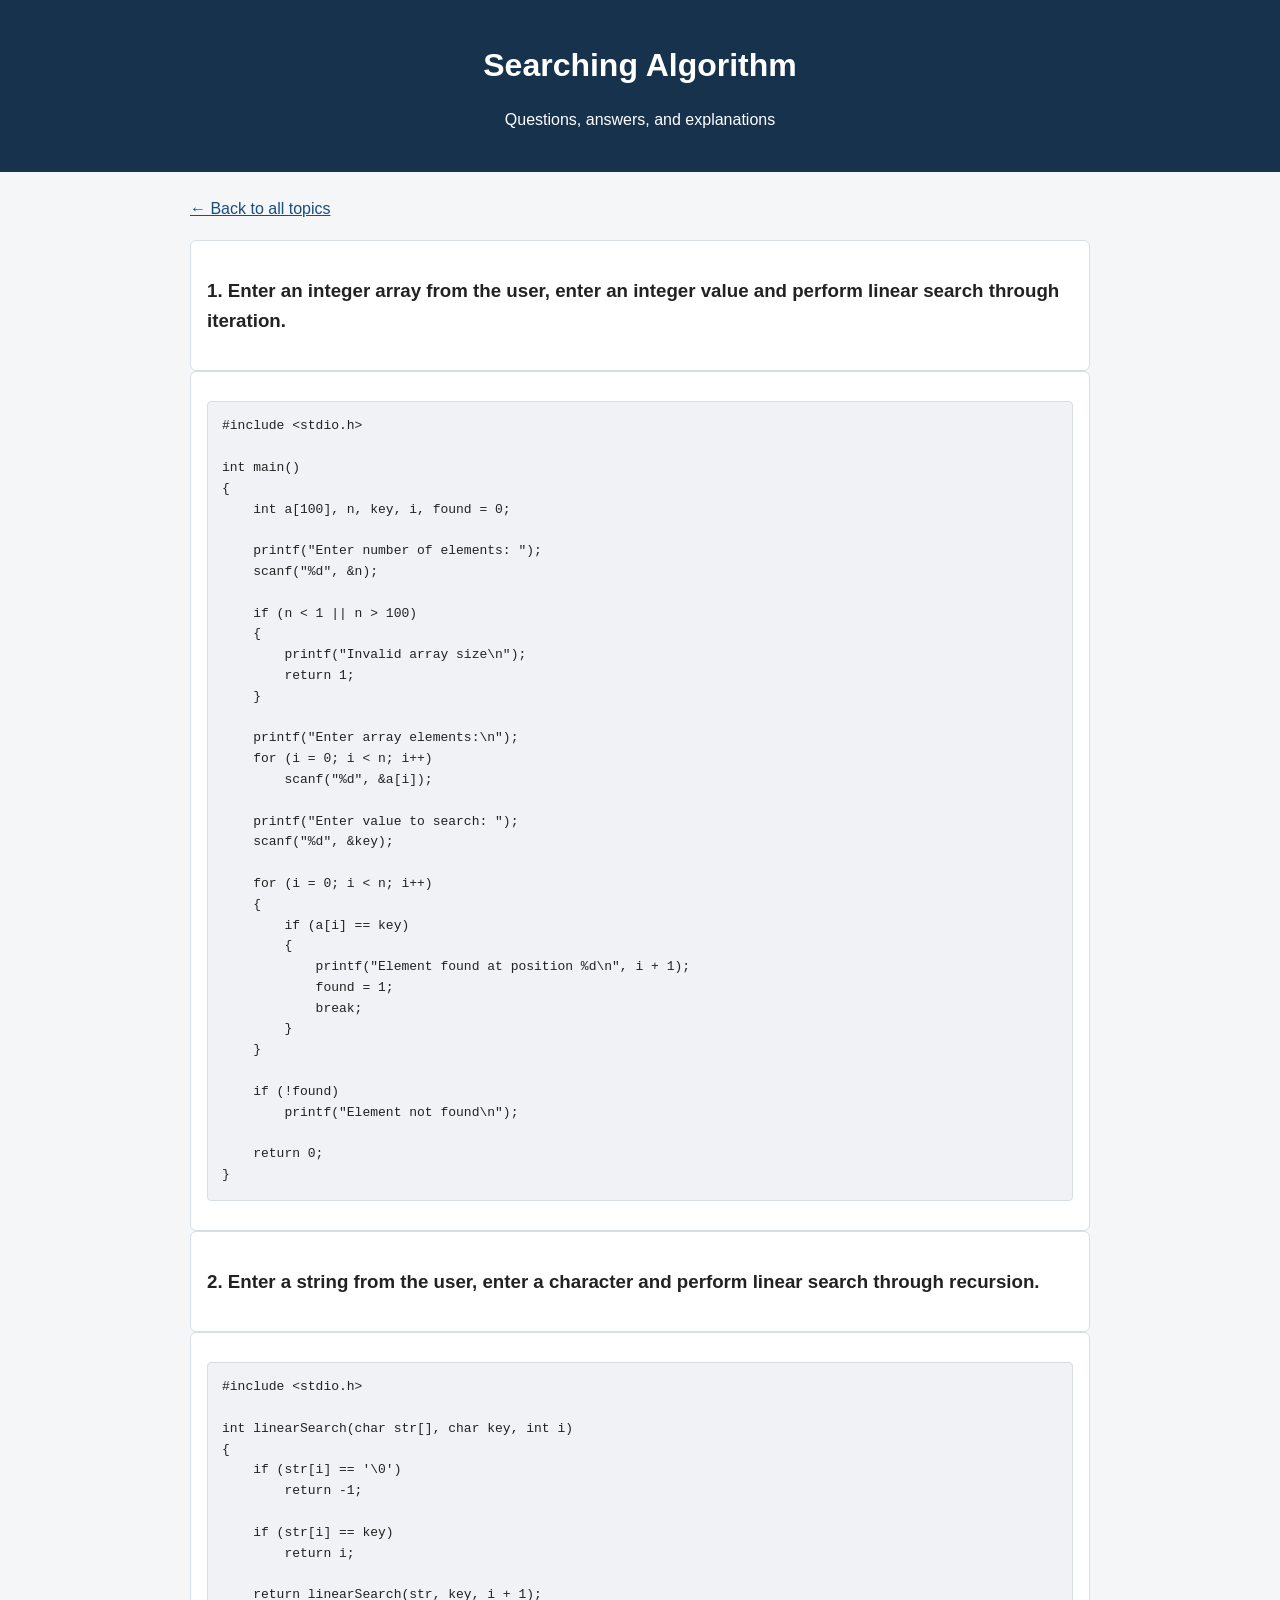
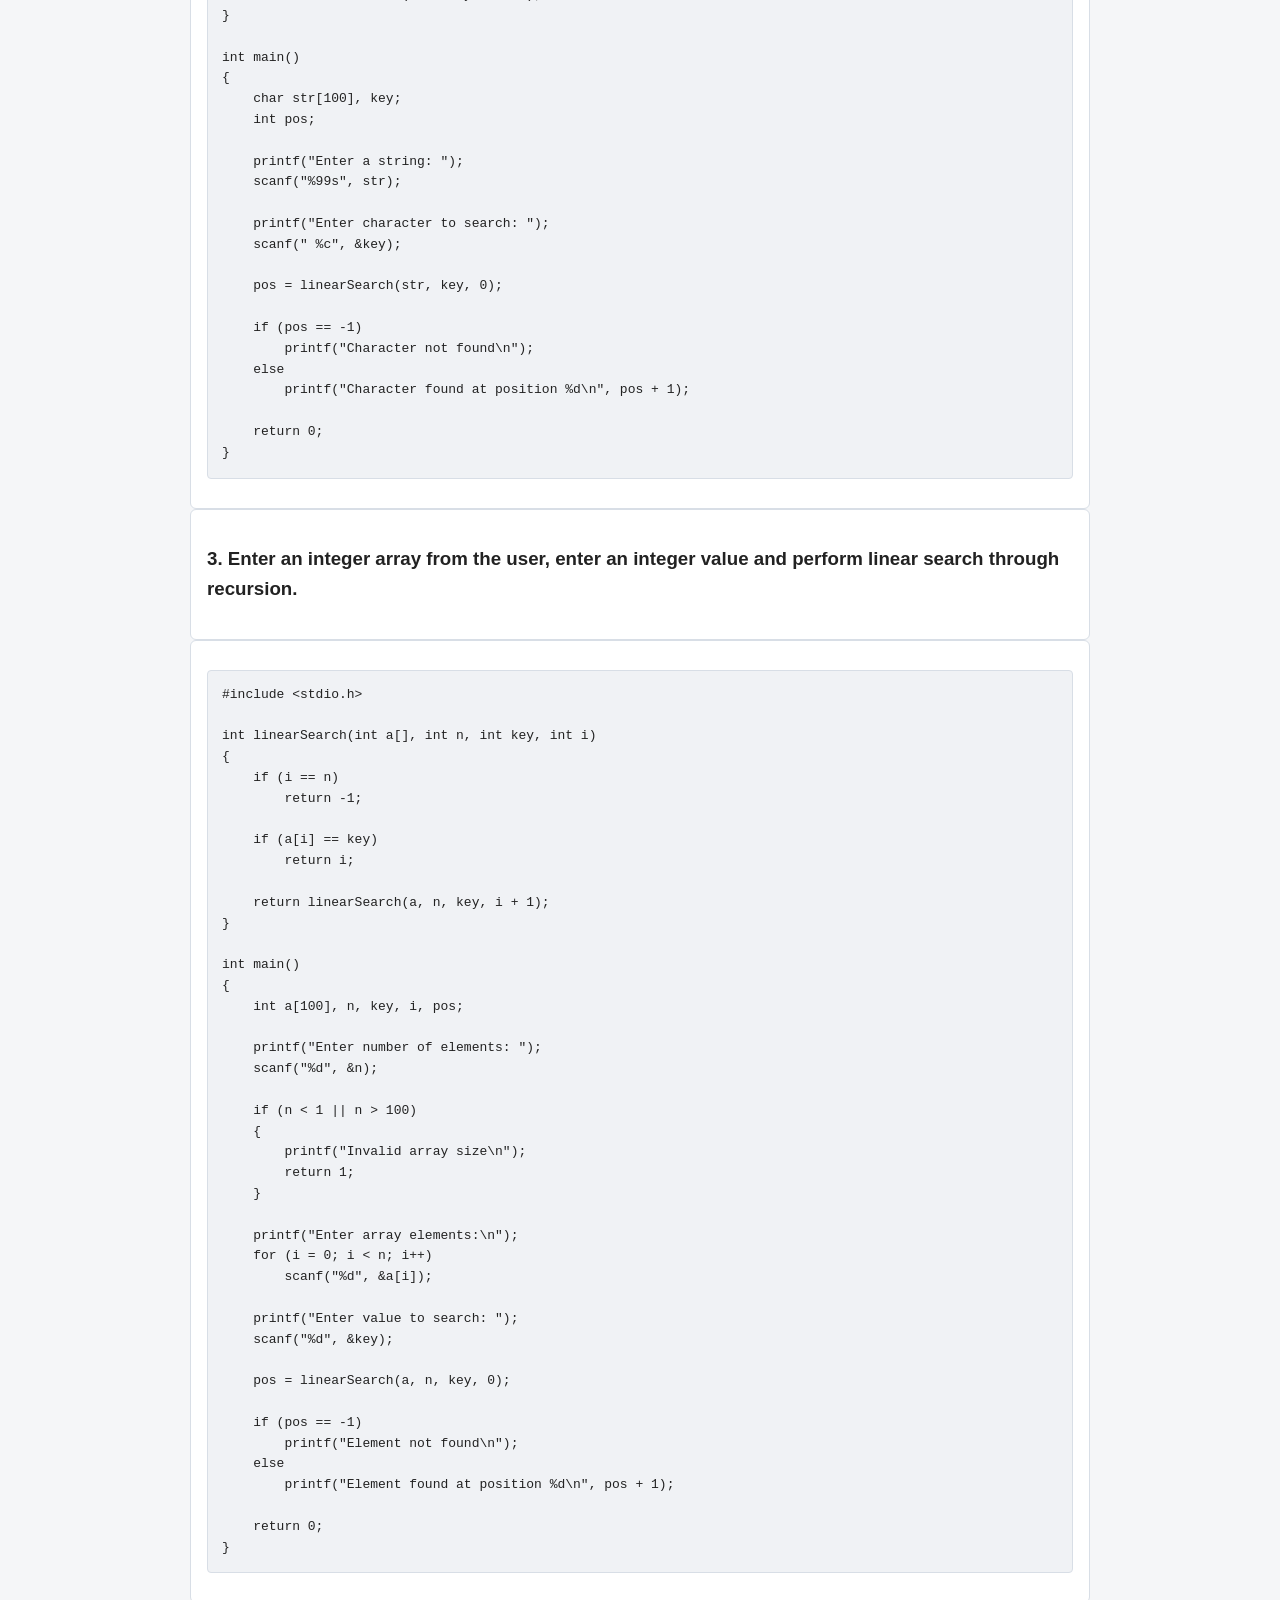
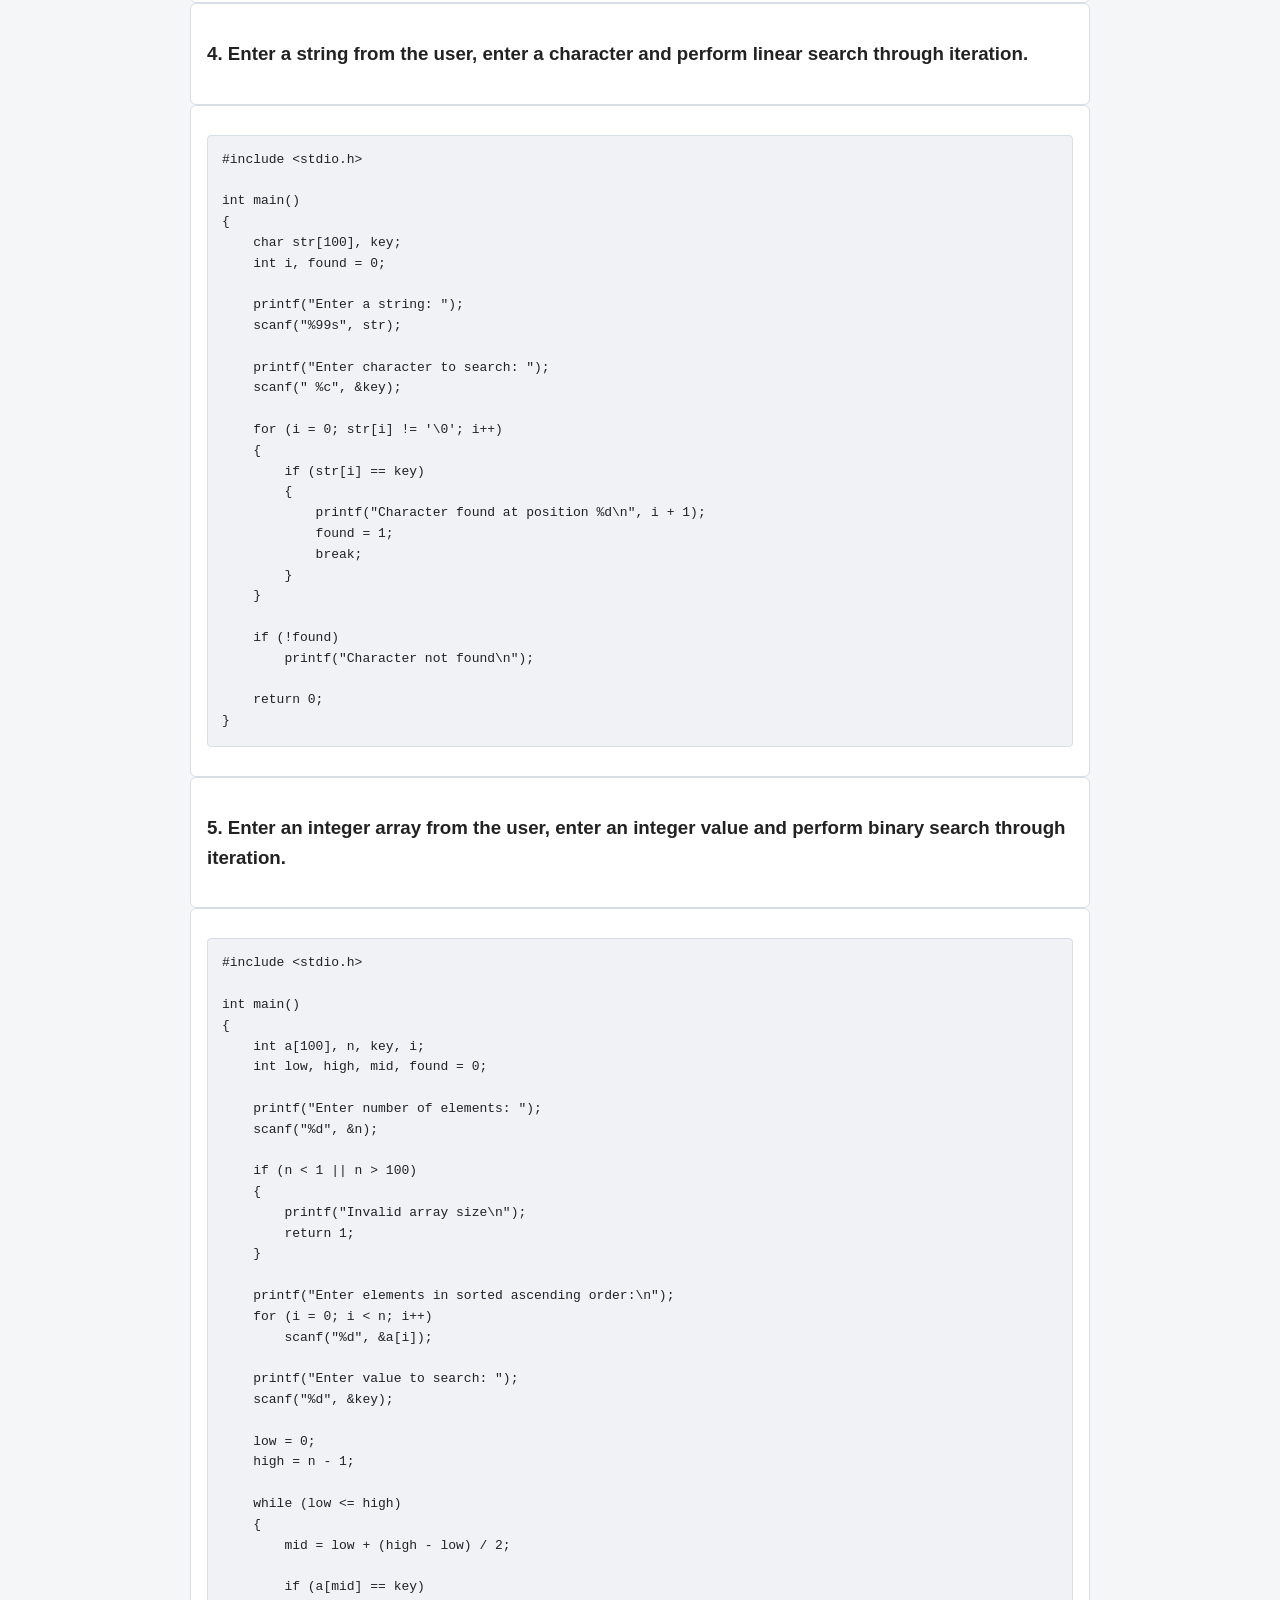
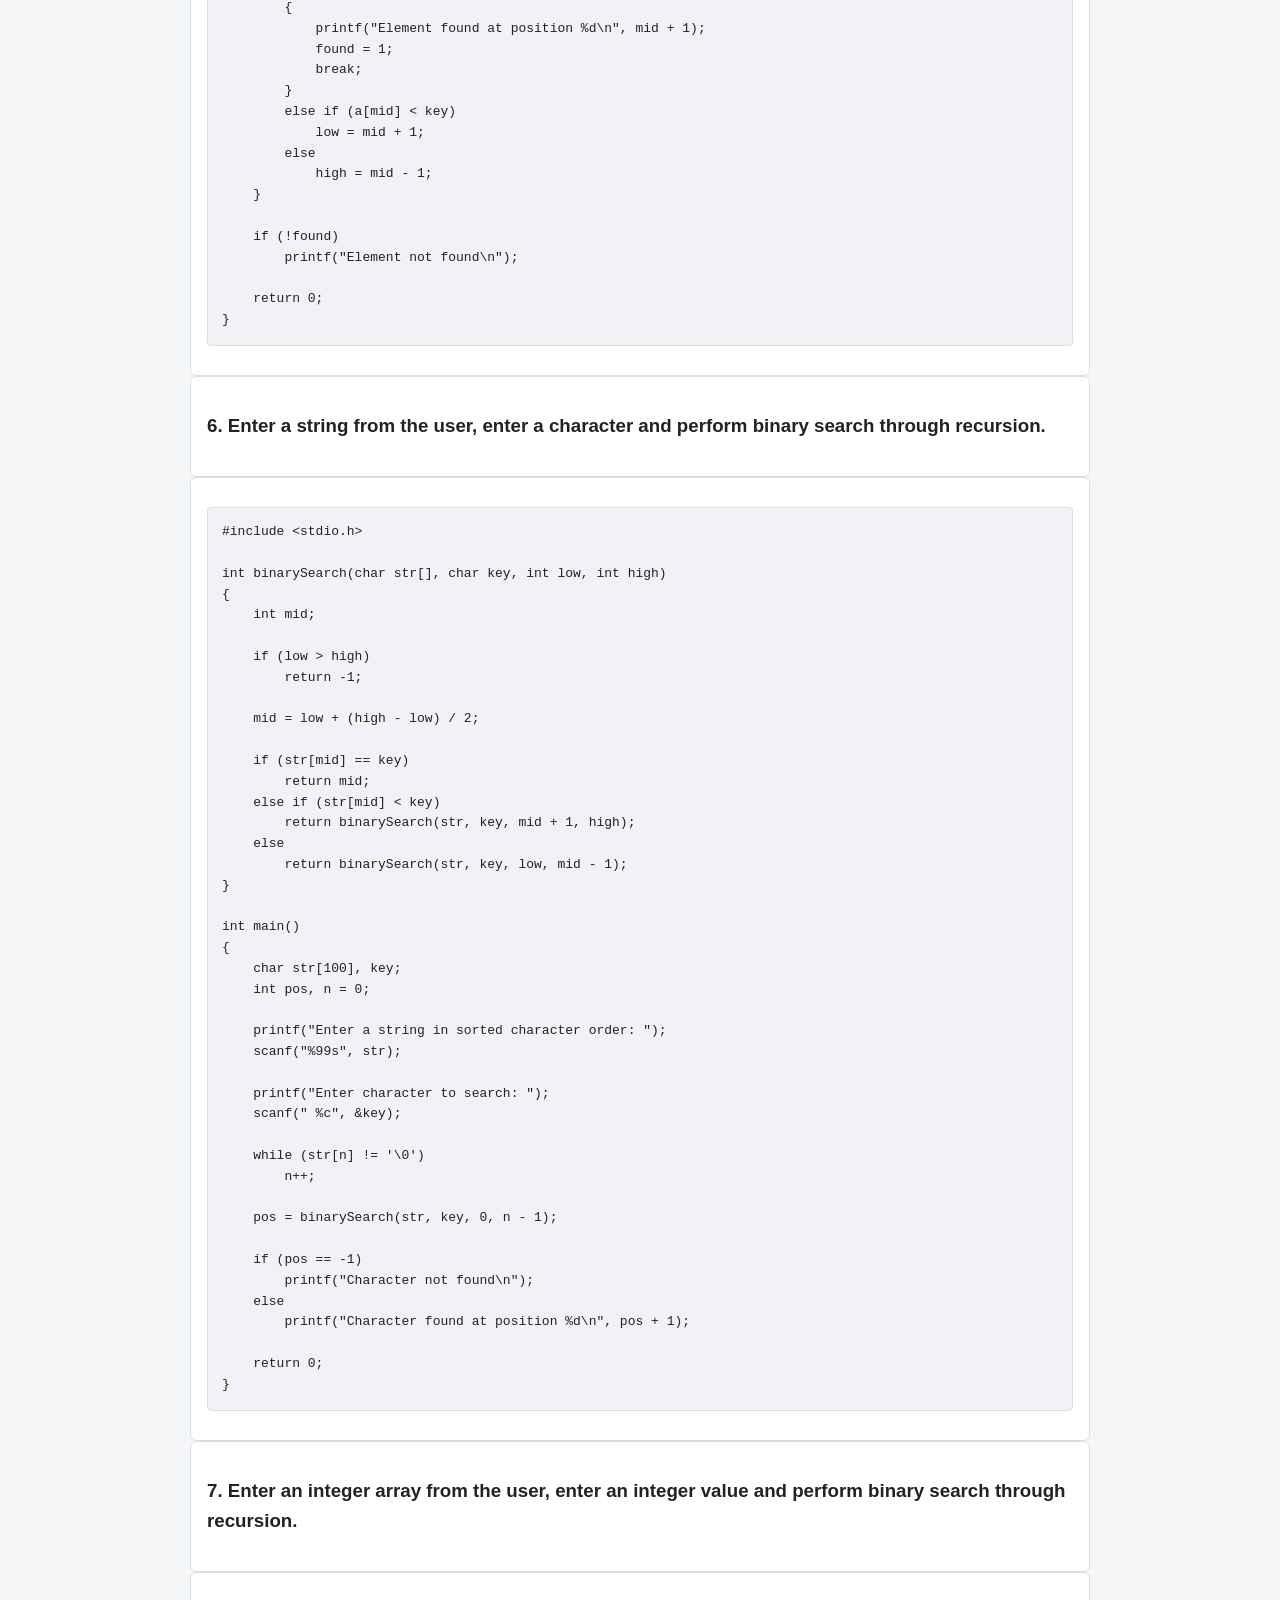
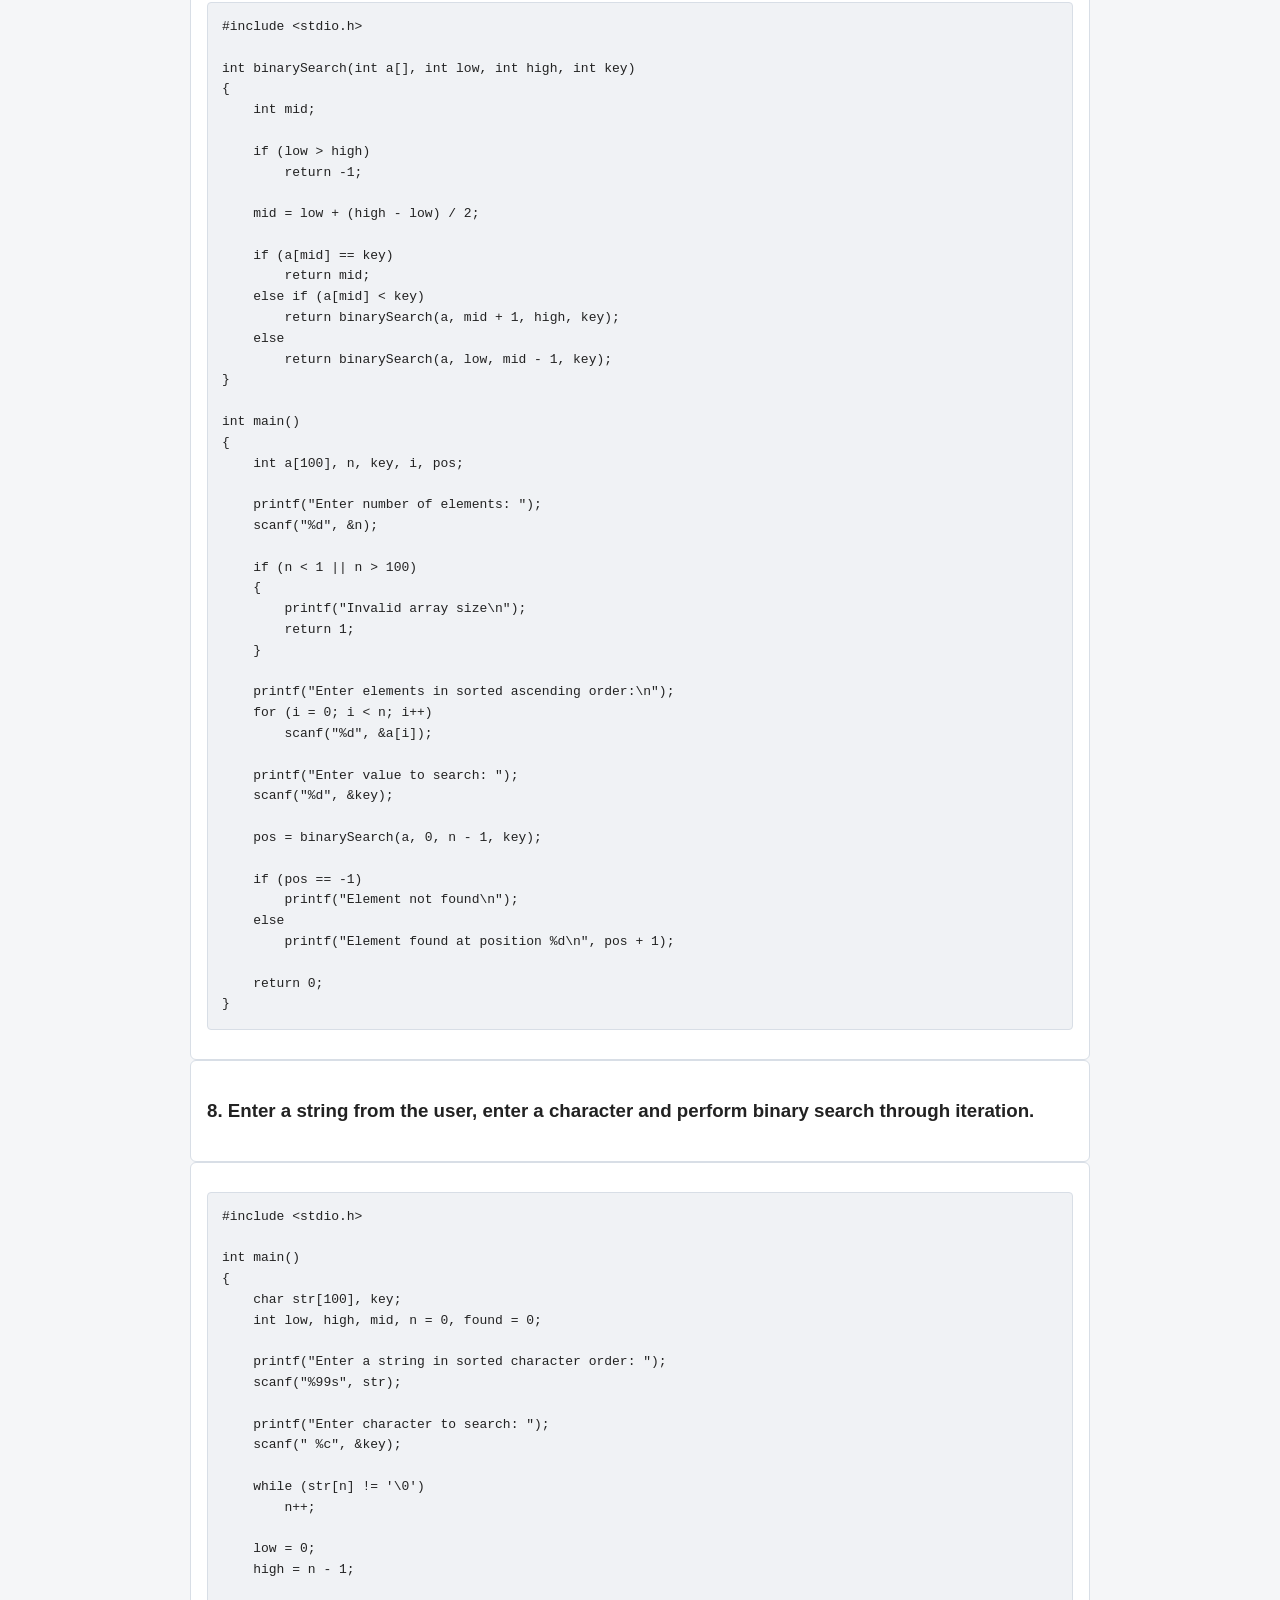
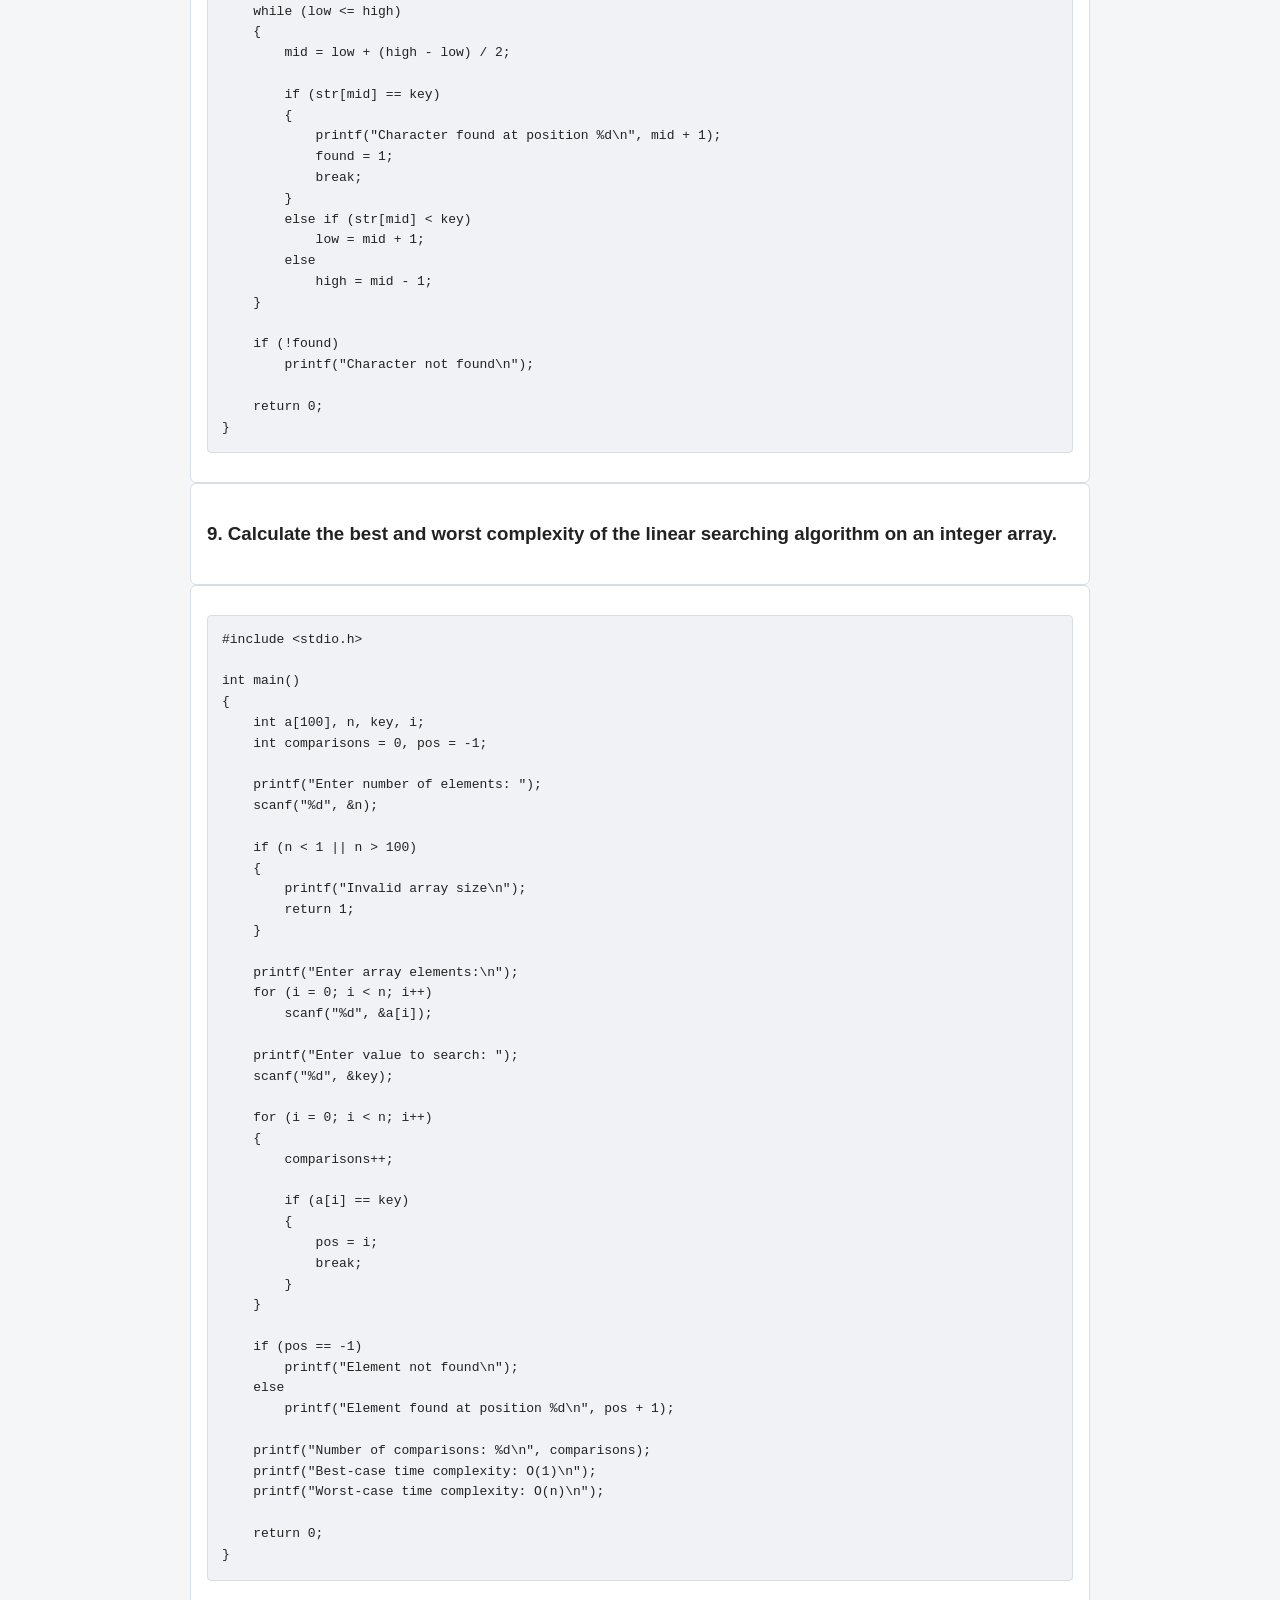
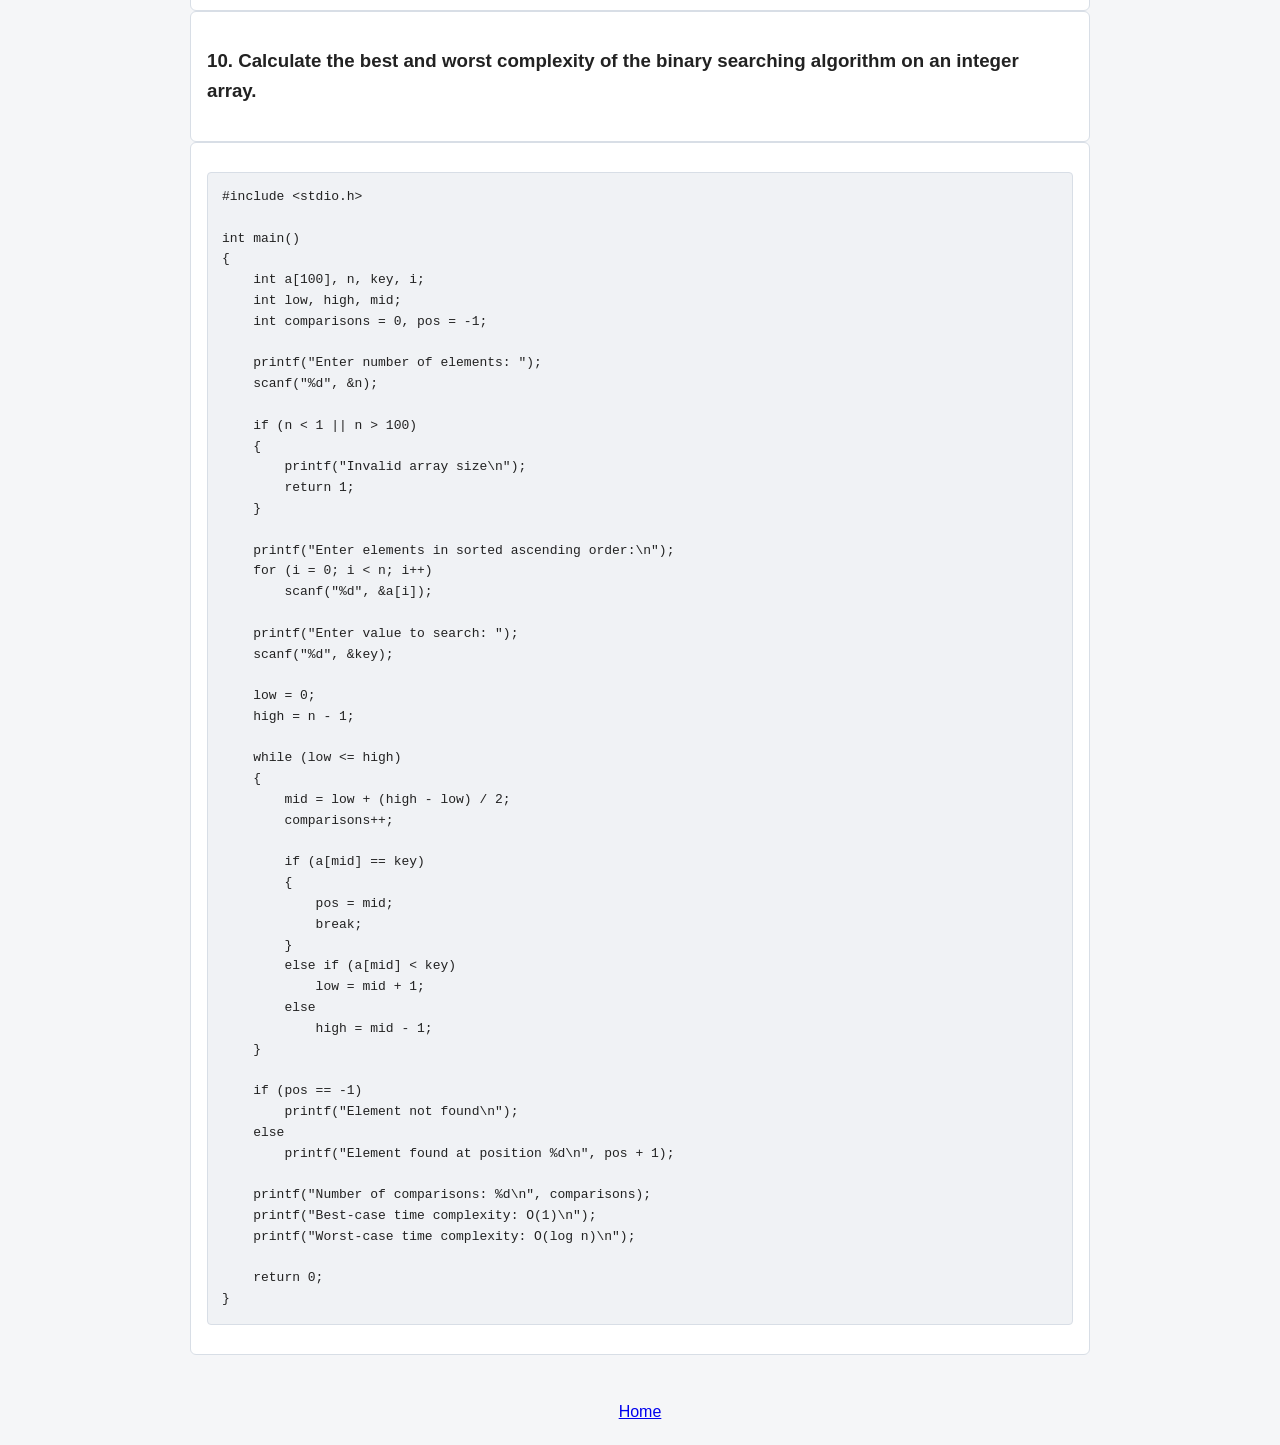
<file: searching-algorithm/index.html>
<!DOCTYPE html>
<html lang="en">
<head>
    <meta charset="UTF-8">
    <meta name="viewport" content="width=device-width, initial-scale=1.0">
    <title>Searching Algorithm - DSA Questions</title>
    <link rel="stylesheet" href="../style.css">
</head>
<body>
    <header>
        <h1>Searching Algorithm</h1>
        <p>Questions, answers, and explanations</p>
    </header>
    <main>
        <a class="back" href="../index.html">← Back to all topics</a>
       
<!-- QUESTION 1 -->
<section class="question">
    <h3>1. Enter an integer array from the user, enter an integer value and perform linear search through iteration.</h3>
</section>

<section class="answer">
    <pre><code>#include &lt;stdio.h&gt;

int main()
{
    int a[100], n, key, i, found = 0;

    printf("Enter number of elements: ");
    scanf("%d", &amp;n);

    if (n &lt; 1 || n &gt; 100)
    {
        printf("Invalid array size\n");
        return 1;
    }

    printf("Enter array elements:\n");
    for (i = 0; i &lt; n; i++)
        scanf("%d", &amp;a[i]);

    printf("Enter value to search: ");
    scanf("%d", &amp;key);

    for (i = 0; i &lt; n; i++)
    {
        if (a[i] == key)
        {
            printf("Element found at position %d\n", i + 1);
            found = 1;
            break;
        }
    }

    if (!found)
        printf("Element not found\n");

    return 0;
}</code></pre>
</section>


<!-- QUESTION 2 -->
<section class="question">
    <h3>2. Enter a string from the user, enter a character and perform linear search through recursion.</h3>
</section>

<section class="answer">
    <pre><code>#include &lt;stdio.h&gt;

int linearSearch(char str[], char key, int i)
{
    if (str[i] == '\0')
        return -1;

    if (str[i] == key)
        return i;

    return linearSearch(str, key, i + 1);
}

int main()
{
    char str[100], key;
    int pos;

    printf("Enter a string: ");
    scanf("%99s", str);

    printf("Enter character to search: ");
    scanf(" %c", &amp;key);

    pos = linearSearch(str, key, 0);

    if (pos == -1)
        printf("Character not found\n");
    else
        printf("Character found at position %d\n", pos + 1);

    return 0;
}</code></pre>
</section>


<!-- QUESTION 3 -->
<section class="question">
    <h3>3. Enter an integer array from the user, enter an integer value and perform linear search through recursion.</h3>
</section>

<section class="answer">
    <pre><code>#include &lt;stdio.h&gt;

int linearSearch(int a[], int n, int key, int i)
{
    if (i == n)
        return -1;

    if (a[i] == key)
        return i;

    return linearSearch(a, n, key, i + 1);
}

int main()
{
    int a[100], n, key, i, pos;

    printf("Enter number of elements: ");
    scanf("%d", &amp;n);

    if (n &lt; 1 || n &gt; 100)
    {
        printf("Invalid array size\n");
        return 1;
    }

    printf("Enter array elements:\n");
    for (i = 0; i &lt; n; i++)
        scanf("%d", &amp;a[i]);

    printf("Enter value to search: ");
    scanf("%d", &amp;key);

    pos = linearSearch(a, n, key, 0);

    if (pos == -1)
        printf("Element not found\n");
    else
        printf("Element found at position %d\n", pos + 1);

    return 0;
}</code></pre>
</section>


<!-- QUESTION 4 -->
<section class="question">
    <h3>4. Enter a string from the user, enter a character and perform linear search through iteration.</h3>
</section>

<section class="answer">
    <pre><code>#include &lt;stdio.h&gt;

int main()
{
    char str[100], key;
    int i, found = 0;

    printf("Enter a string: ");
    scanf("%99s", str);

    printf("Enter character to search: ");
    scanf(" %c", &amp;key);

    for (i = 0; str[i] != '\0'; i++)
    {
        if (str[i] == key)
        {
            printf("Character found at position %d\n", i + 1);
            found = 1;
            break;
        }
    }

    if (!found)
        printf("Character not found\n");

    return 0;
}</code></pre>
</section>


<!-- QUESTION 5 -->
<section class="question">
    <h3>5. Enter an integer array from the user, enter an integer value and perform binary search through iteration.</h3>
</section>

<section class="answer">
    <pre><code>#include &lt;stdio.h&gt;

int main()
{
    int a[100], n, key, i;
    int low, high, mid, found = 0;

    printf("Enter number of elements: ");
    scanf("%d", &amp;n);

    if (n &lt; 1 || n &gt; 100)
    {
        printf("Invalid array size\n");
        return 1;
    }

    printf("Enter elements in sorted ascending order:\n");
    for (i = 0; i &lt; n; i++)
        scanf("%d", &amp;a[i]);

    printf("Enter value to search: ");
    scanf("%d", &amp;key);

    low = 0;
    high = n - 1;

    while (low &lt;= high)
    {
        mid = low + (high - low) / 2;

        if (a[mid] == key)
        {
            printf("Element found at position %d\n", mid + 1);
            found = 1;
            break;
        }
        else if (a[mid] &lt; key)
            low = mid + 1;
        else
            high = mid - 1;
    }

    if (!found)
        printf("Element not found\n");

    return 0;
}</code></pre>
</section>


<!-- QUESTION 6 -->
<section class="question">
    <h3>6. Enter a string from the user, enter a character and perform binary search through recursion.</h3>
</section>

<section class="answer">
    <pre><code>#include &lt;stdio.h&gt;

int binarySearch(char str[], char key, int low, int high)
{
    int mid;

    if (low &gt; high)
        return -1;

    mid = low + (high - low) / 2;

    if (str[mid] == key)
        return mid;
    else if (str[mid] &lt; key)
        return binarySearch(str, key, mid + 1, high);
    else
        return binarySearch(str, key, low, mid - 1);
}

int main()
{
    char str[100], key;
    int pos, n = 0;

    printf("Enter a string in sorted character order: ");
    scanf("%99s", str);

    printf("Enter character to search: ");
    scanf(" %c", &amp;key);

    while (str[n] != '\0')
        n++;

    pos = binarySearch(str, key, 0, n - 1);

    if (pos == -1)
        printf("Character not found\n");
    else
        printf("Character found at position %d\n", pos + 1);

    return 0;
}</code></pre>
</section>


<!-- QUESTION 7 -->
<section class="question">
    <h3>7. Enter an integer array from the user, enter an integer value and perform binary search through recursion.</h3>
</section>

<section class="answer">
    <pre><code>#include &lt;stdio.h&gt;

int binarySearch(int a[], int low, int high, int key)
{
    int mid;

    if (low &gt; high)
        return -1;

    mid = low + (high - low) / 2;

    if (a[mid] == key)
        return mid;
    else if (a[mid] &lt; key)
        return binarySearch(a, mid + 1, high, key);
    else
        return binarySearch(a, low, mid - 1, key);
}

int main()
{
    int a[100], n, key, i, pos;

    printf("Enter number of elements: ");
    scanf("%d", &amp;n);

    if (n &lt; 1 || n &gt; 100)
    {
        printf("Invalid array size\n");
        return 1;
    }

    printf("Enter elements in sorted ascending order:\n");
    for (i = 0; i &lt; n; i++)
        scanf("%d", &amp;a[i]);

    printf("Enter value to search: ");
    scanf("%d", &amp;key);

    pos = binarySearch(a, 0, n - 1, key);

    if (pos == -1)
        printf("Element not found\n");
    else
        printf("Element found at position %d\n", pos + 1);

    return 0;
}</code></pre>
</section>


<!-- QUESTION 8 -->
<section class="question">
    <h3>8. Enter a string from the user, enter a character and perform binary search through iteration.</h3>
</section>

<section class="answer">
    <pre><code>#include &lt;stdio.h&gt;

int main()
{
    char str[100], key;
    int low, high, mid, n = 0, found = 0;

    printf("Enter a string in sorted character order: ");
    scanf("%99s", str);

    printf("Enter character to search: ");
    scanf(" %c", &amp;key);

    while (str[n] != '\0')
        n++;

    low = 0;
    high = n - 1;

    while (low &lt;= high)
    {
        mid = low + (high - low) / 2;

        if (str[mid] == key)
        {
            printf("Character found at position %d\n", mid + 1);
            found = 1;
            break;
        }
        else if (str[mid] &lt; key)
            low = mid + 1;
        else
            high = mid - 1;
    }

    if (!found)
        printf("Character not found\n");

    return 0;
}</code></pre>
</section>


<!-- QUESTION 9 -->
<section class="question">
    <h3>9. Calculate the best and worst complexity of the linear searching algorithm on an integer array.</h3>
</section>

<section class="answer">
    <pre><code>#include &lt;stdio.h&gt;

int main()
{
    int a[100], n, key, i;
    int comparisons = 0, pos = -1;

    printf("Enter number of elements: ");
    scanf("%d", &amp;n);

    if (n &lt; 1 || n &gt; 100)
    {
        printf("Invalid array size\n");
        return 1;
    }

    printf("Enter array elements:\n");
    for (i = 0; i &lt; n; i++)
        scanf("%d", &amp;a[i]);

    printf("Enter value to search: ");
    scanf("%d", &amp;key);

    for (i = 0; i &lt; n; i++)
    {
        comparisons++;

        if (a[i] == key)
        {
            pos = i;
            break;
        }
    }

    if (pos == -1)
        printf("Element not found\n");
    else
        printf("Element found at position %d\n", pos + 1);

    printf("Number of comparisons: %d\n", comparisons);
    printf("Best-case time complexity: O(1)\n");
    printf("Worst-case time complexity: O(n)\n");

    return 0;
}</code></pre>
</section>


<!-- QUESTION 10 -->
<section class="question">
    <h3>10. Calculate the best and worst complexity of the binary searching algorithm on an integer array.</h3>
</section>

<section class="answer">
    <pre><code>#include &lt;stdio.h&gt;

int main()
{
    int a[100], n, key, i;
    int low, high, mid;
    int comparisons = 0, pos = -1;

    printf("Enter number of elements: ");
    scanf("%d", &amp;n);

    if (n &lt; 1 || n &gt; 100)
    {
        printf("Invalid array size\n");
        return 1;
    }

    printf("Enter elements in sorted ascending order:\n");
    for (i = 0; i &lt; n; i++)
        scanf("%d", &amp;a[i]);

    printf("Enter value to search: ");
    scanf("%d", &amp;key);

    low = 0;
    high = n - 1;

    while (low &lt;= high)
    {
        mid = low + (high - low) / 2;
        comparisons++;

        if (a[mid] == key)
        {
            pos = mid;
            break;
        }
        else if (a[mid] &lt; key)
            low = mid + 1;
        else
            high = mid - 1;
    }

    if (pos == -1)
        printf("Element not found\n");
    else
        printf("Element found at position %d\n", pos + 1);

    printf("Number of comparisons: %d\n", comparisons);
    printf("Best-case time complexity: O(1)\n");
    printf("Worst-case time complexity: O(log n)\n");

    return 0;
}</code></pre>
</section>

    </main>
    <footer><a href="../index.html">Home</a></footer>
</body>
</html>
</file>
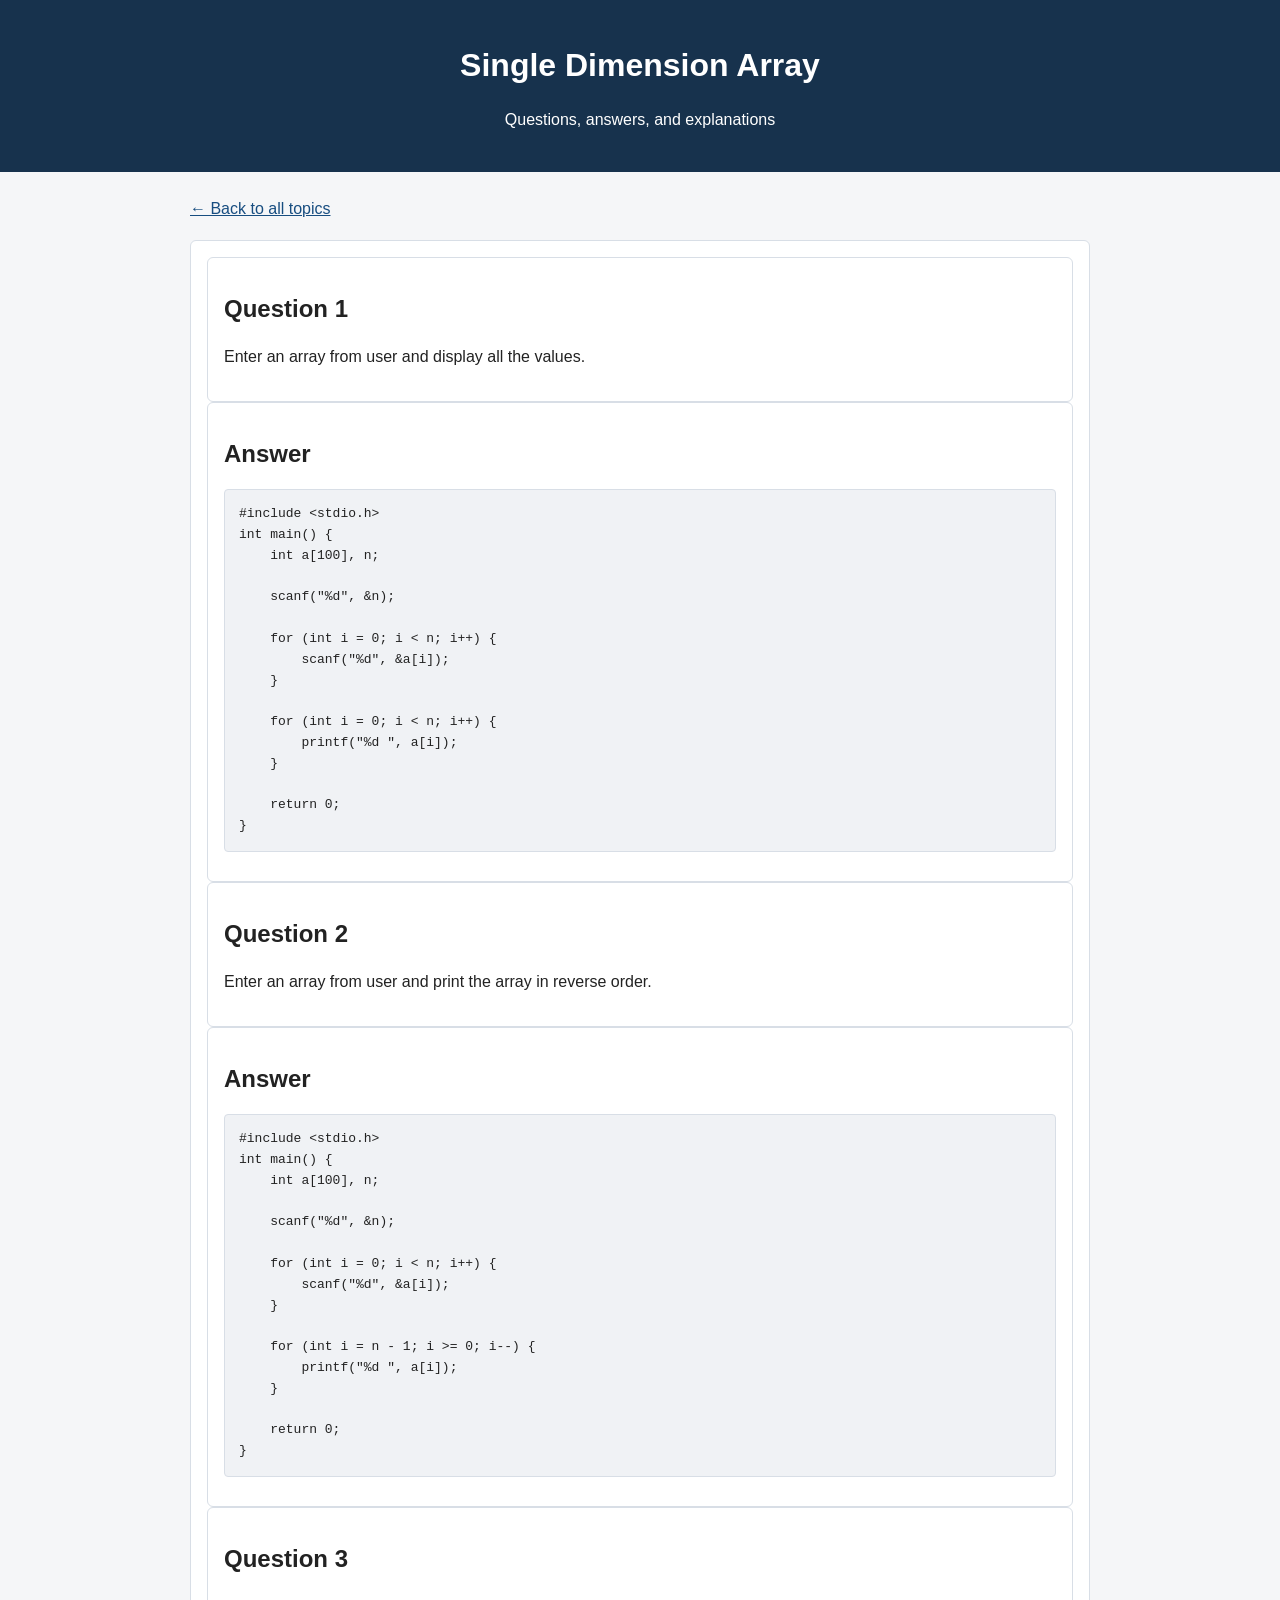
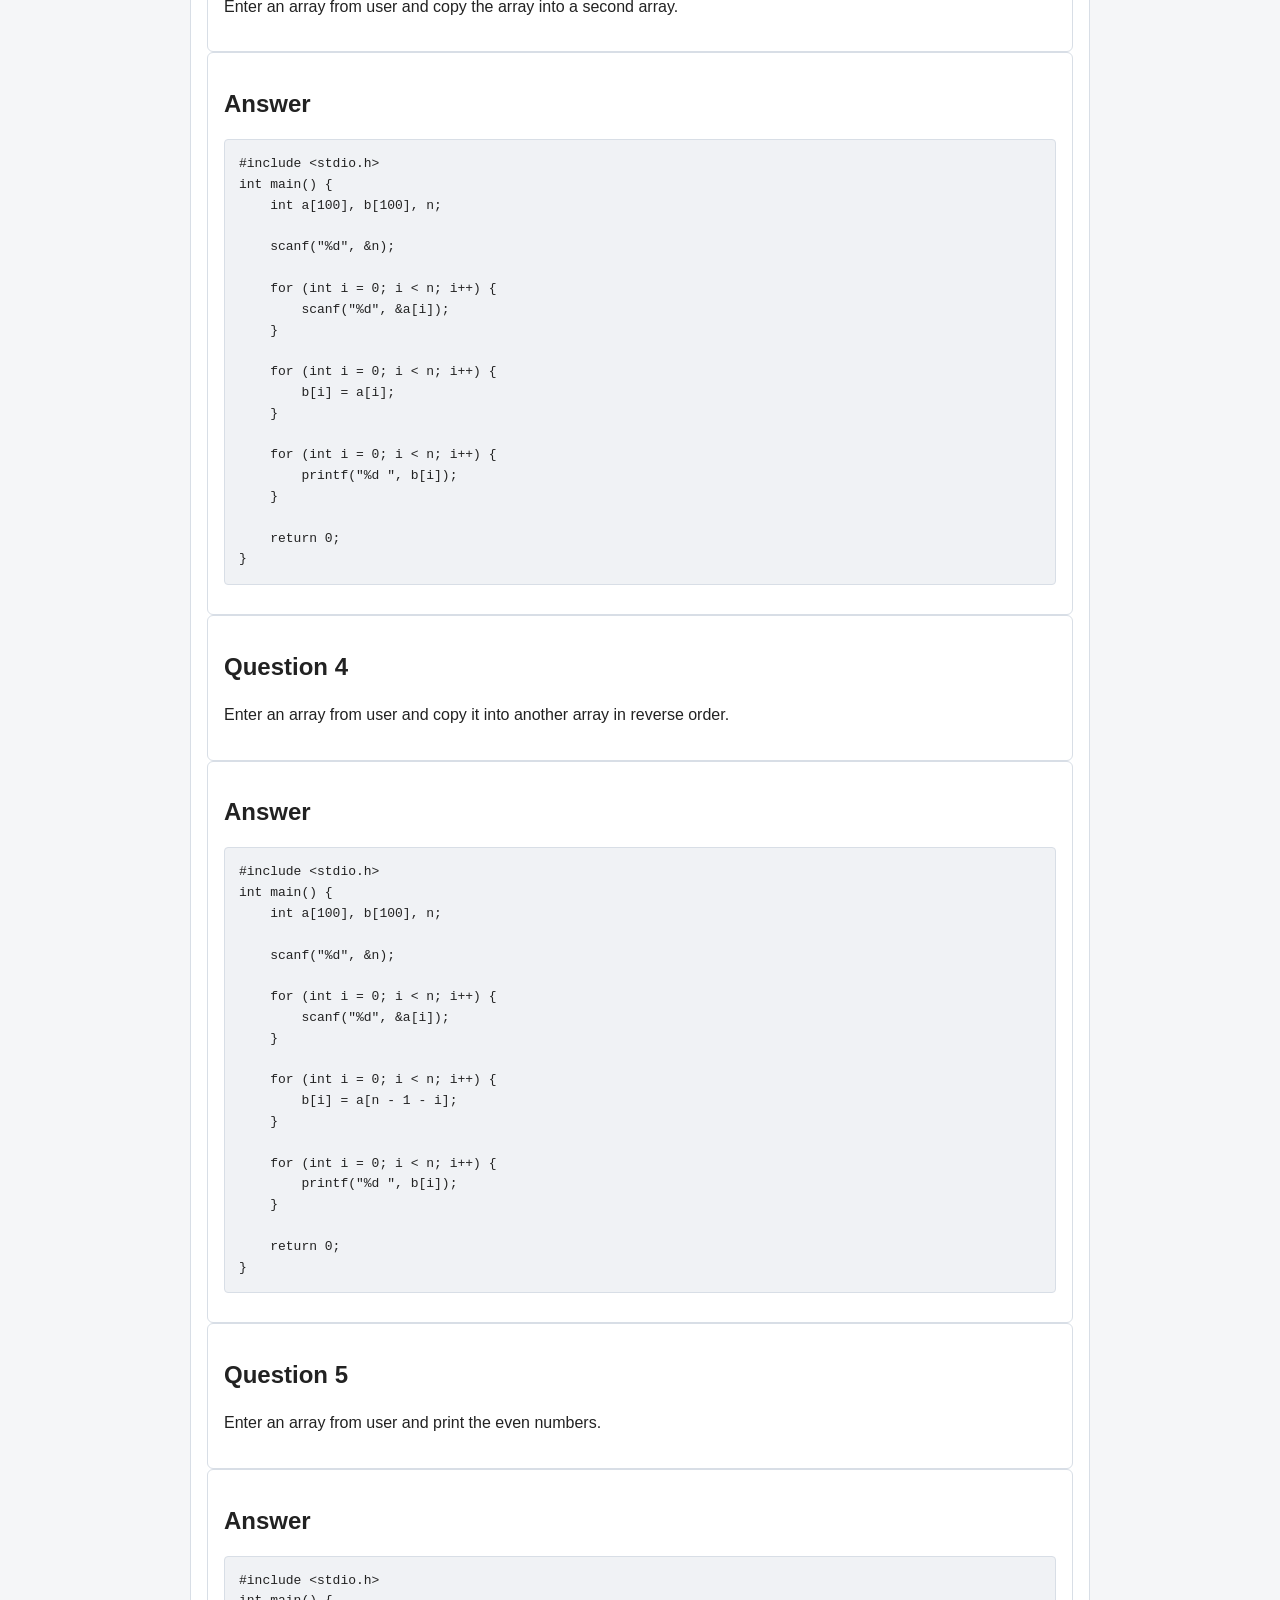
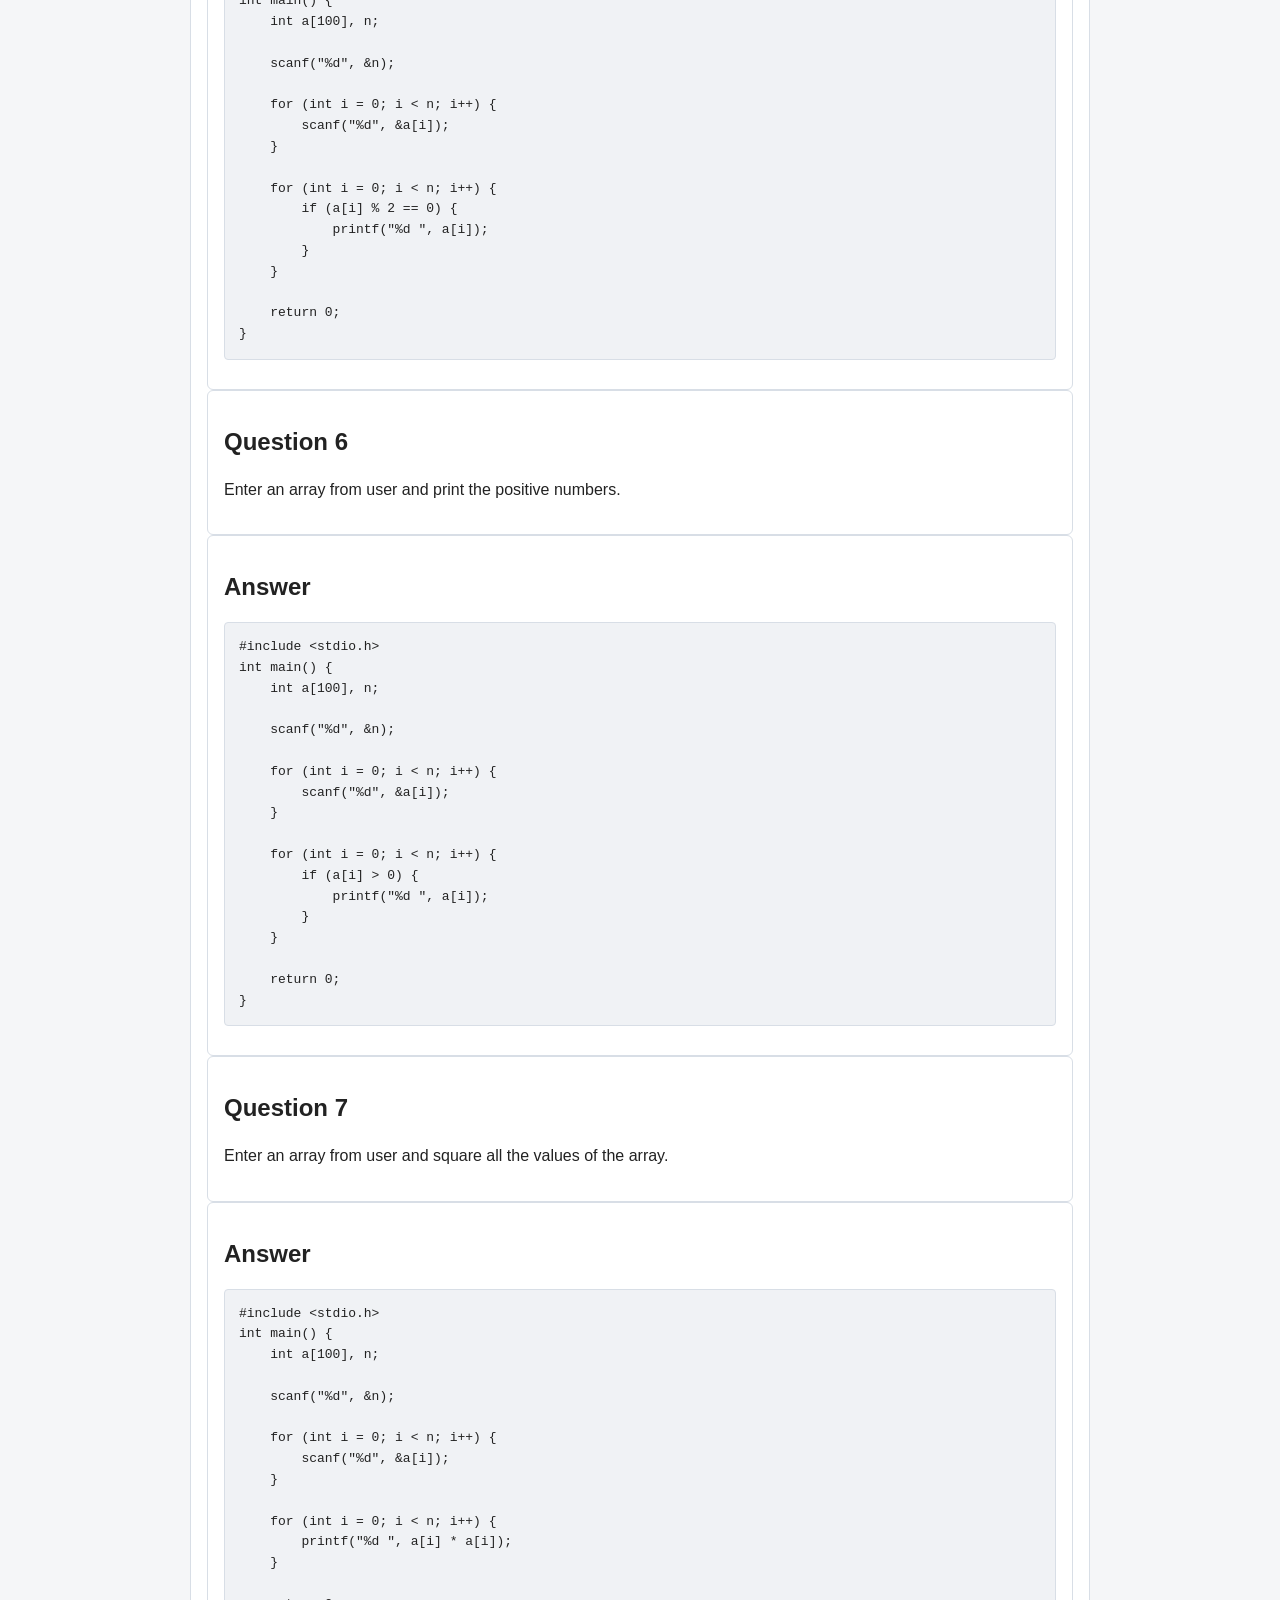
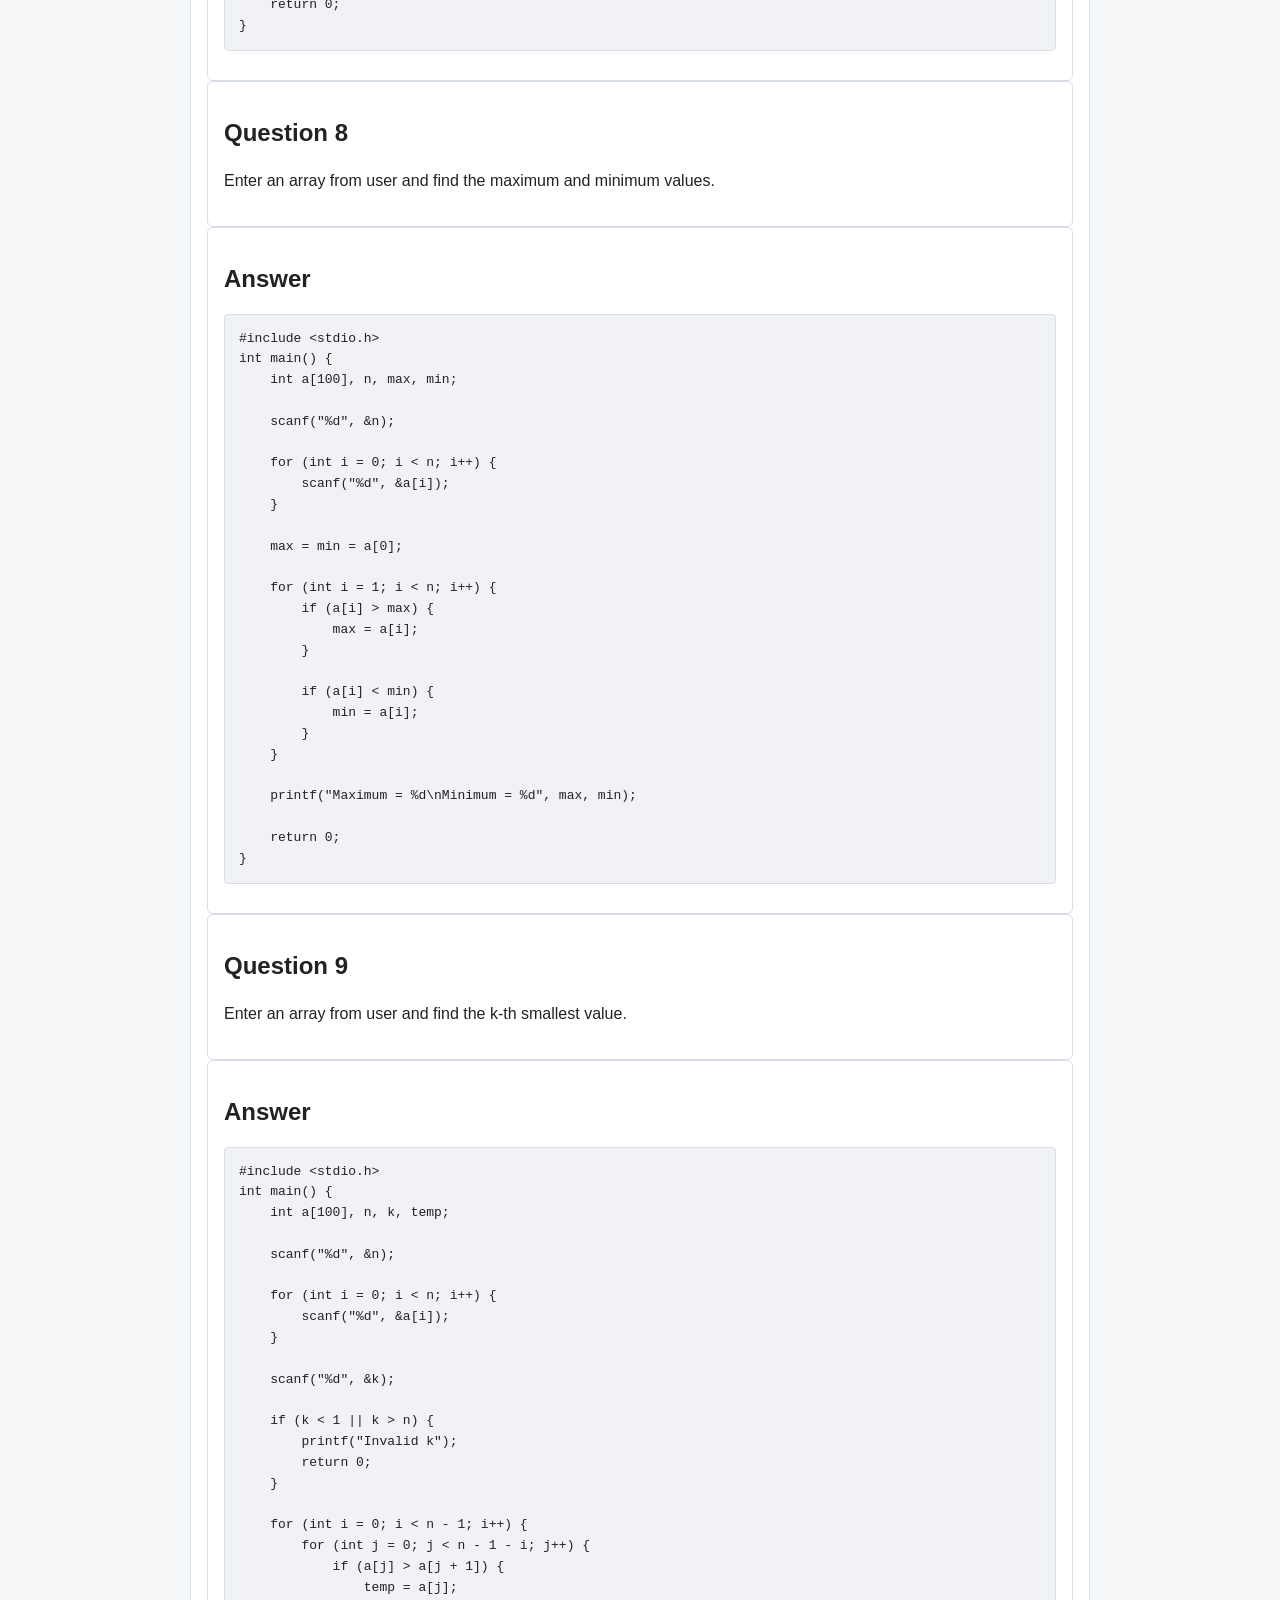
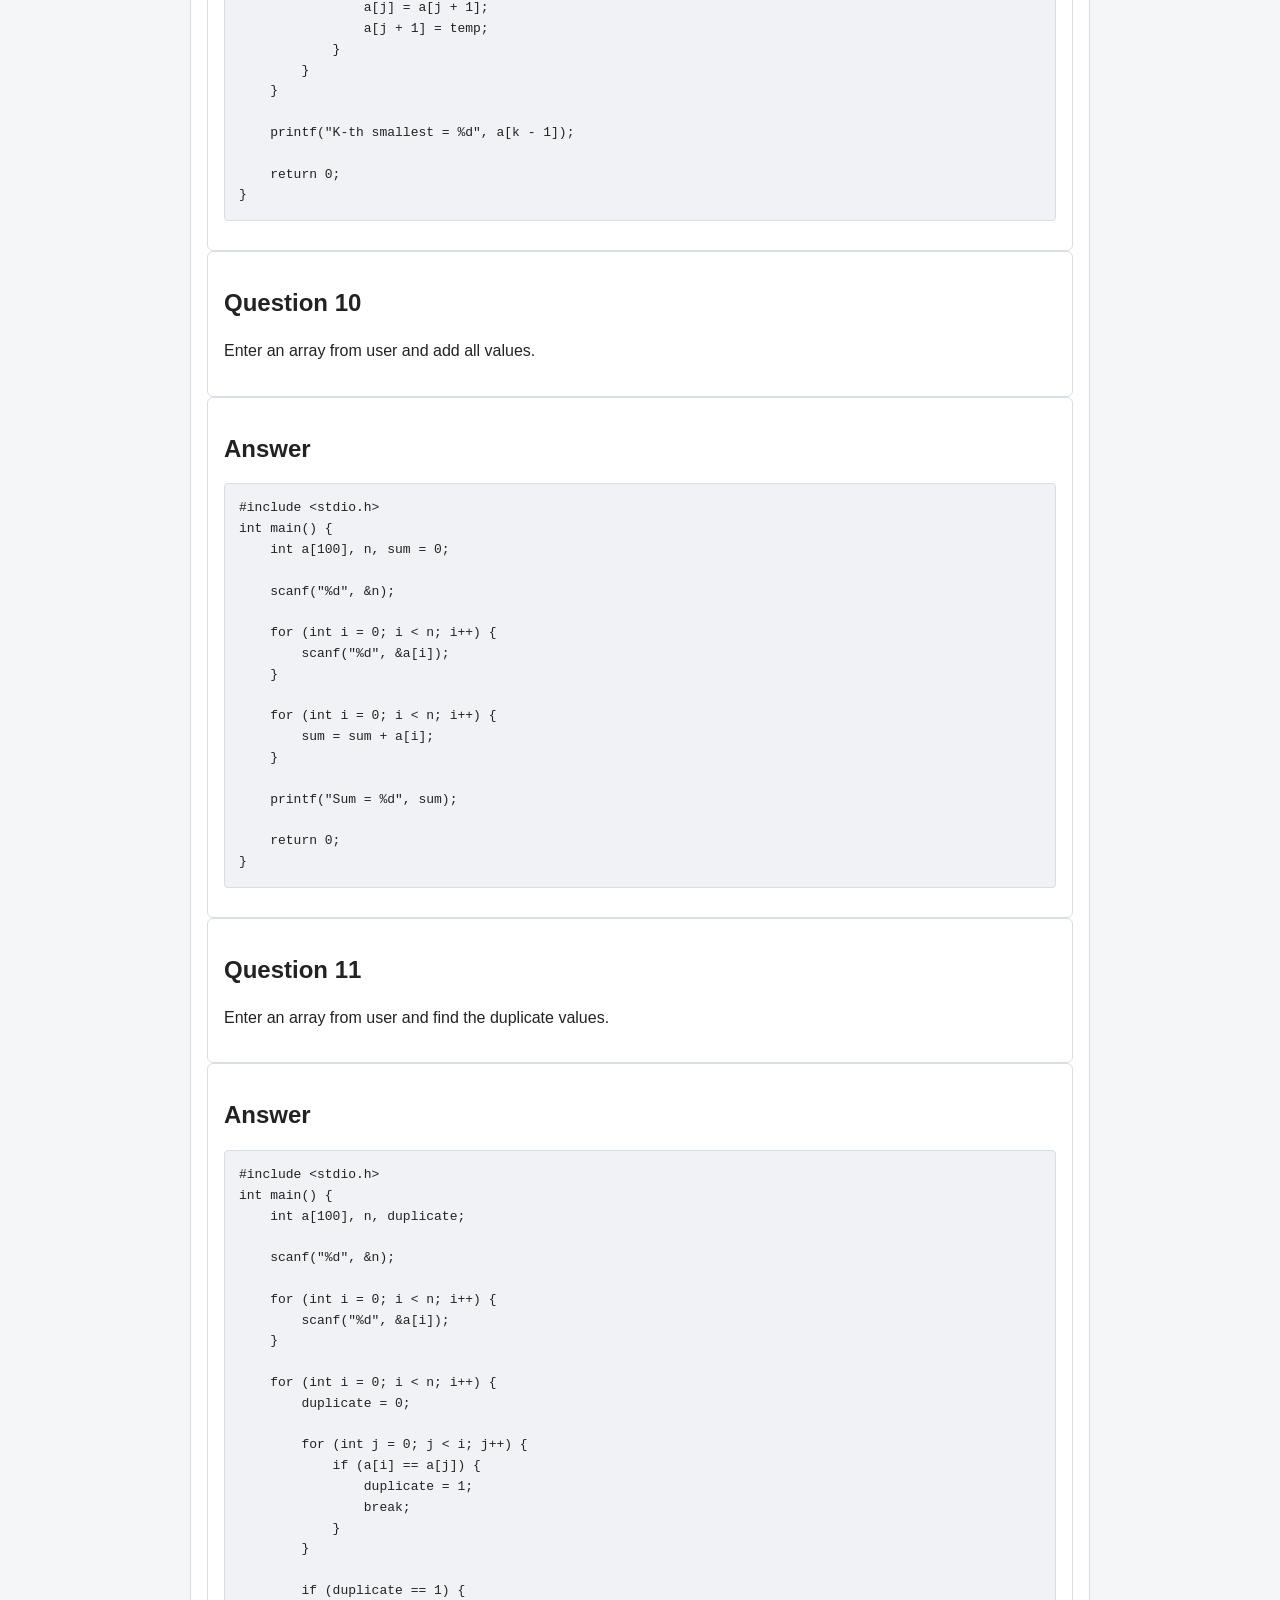
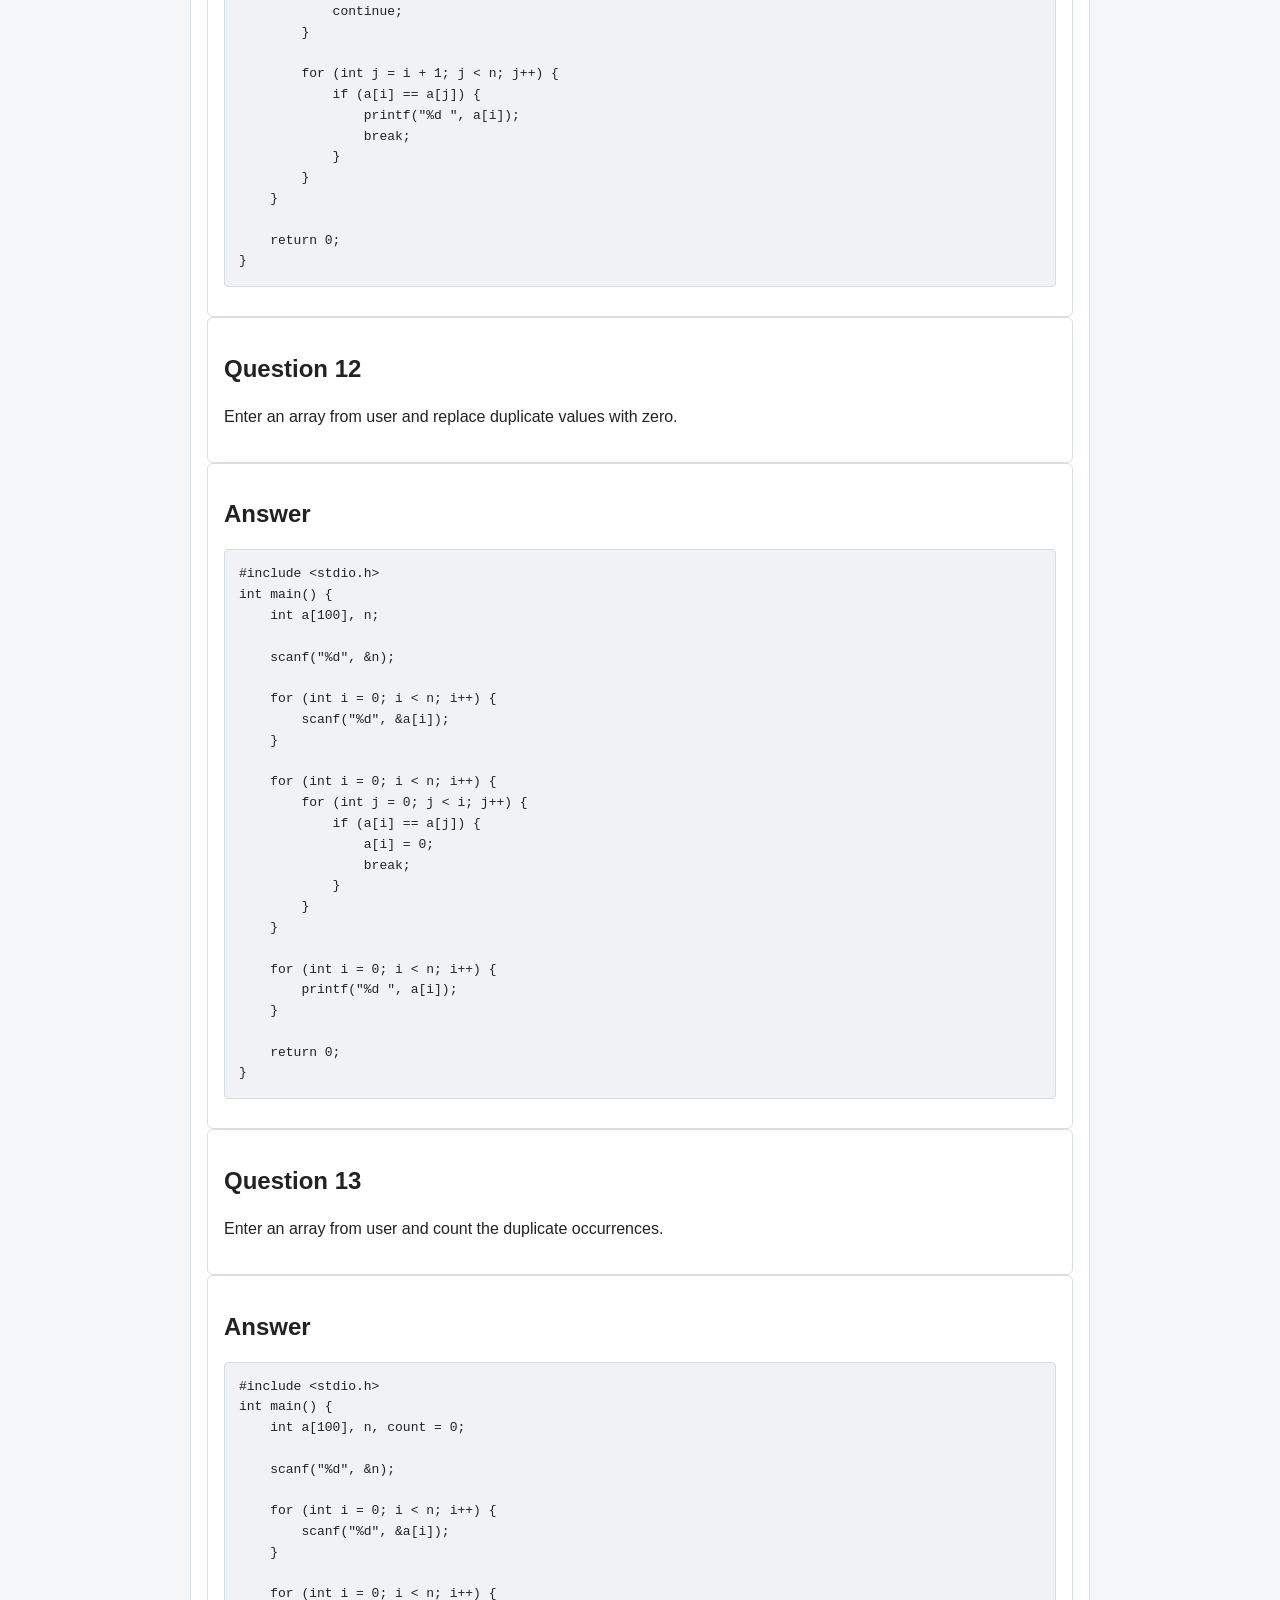
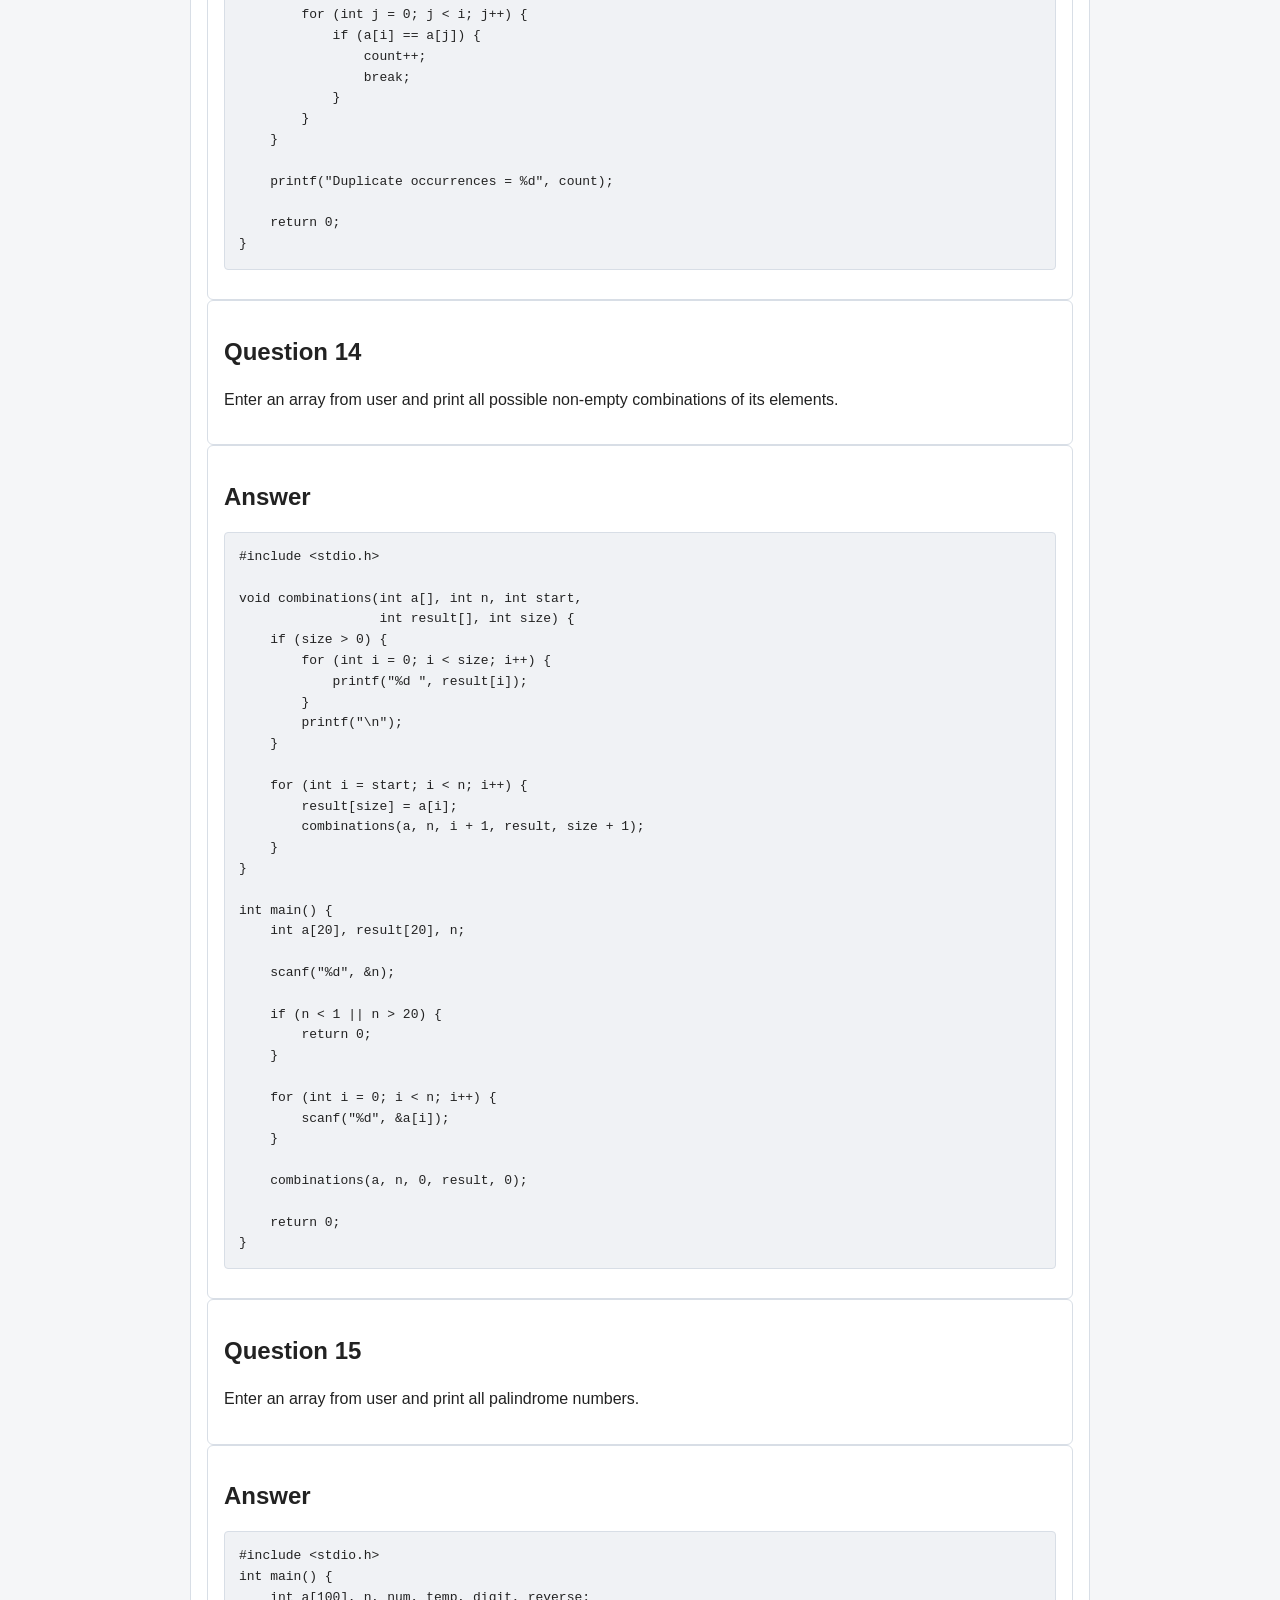
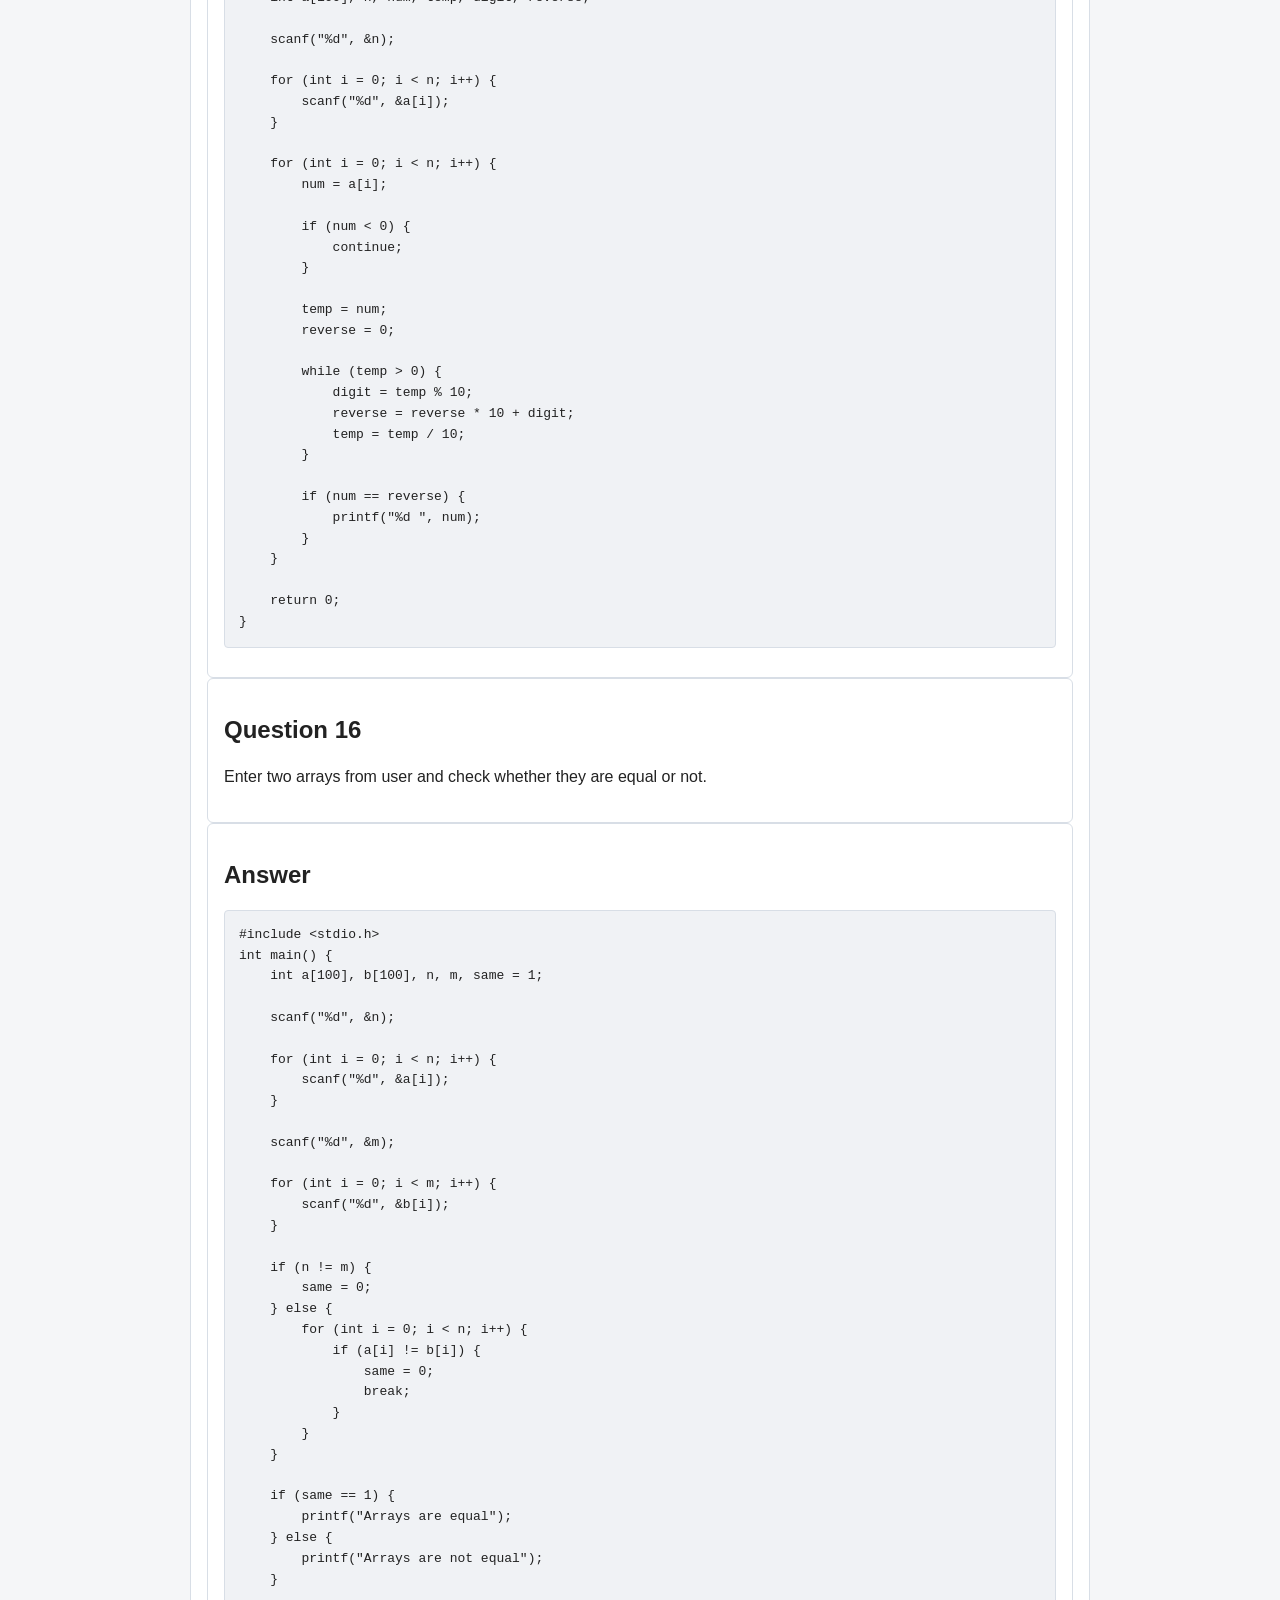
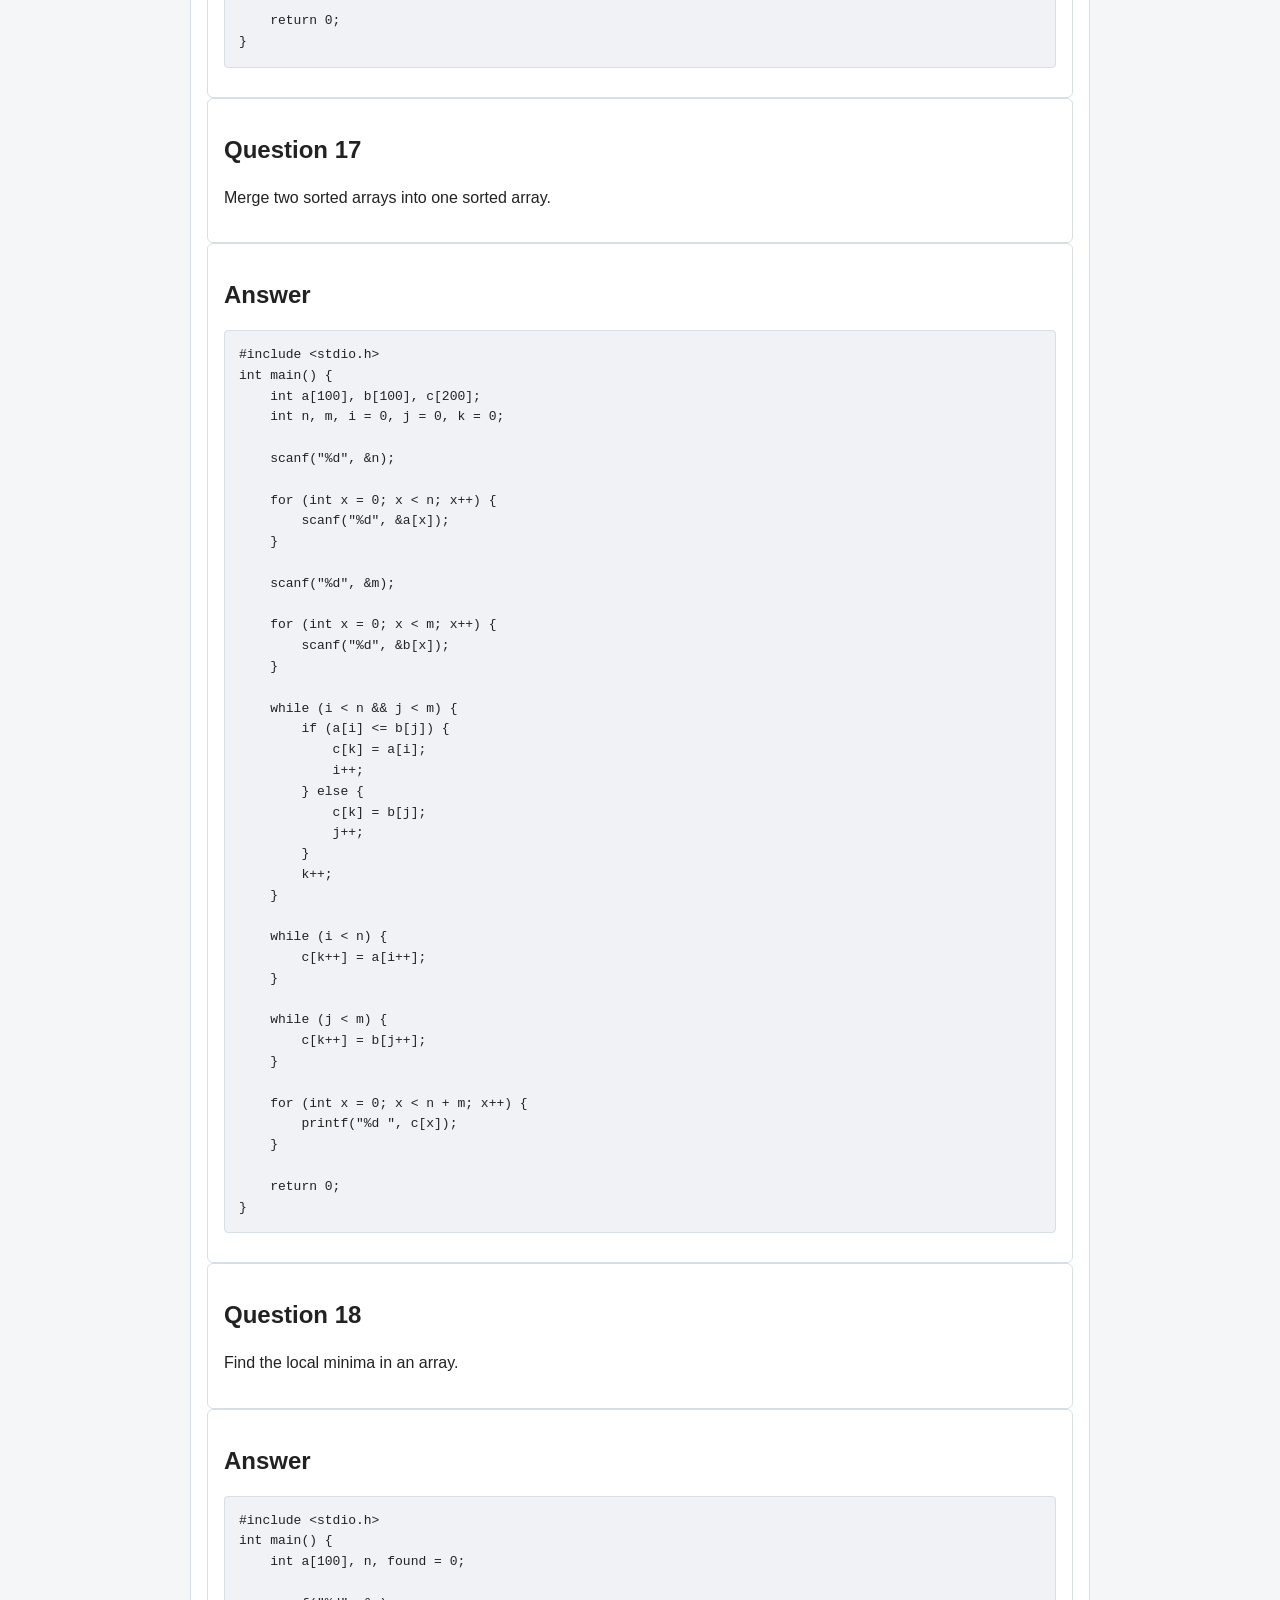
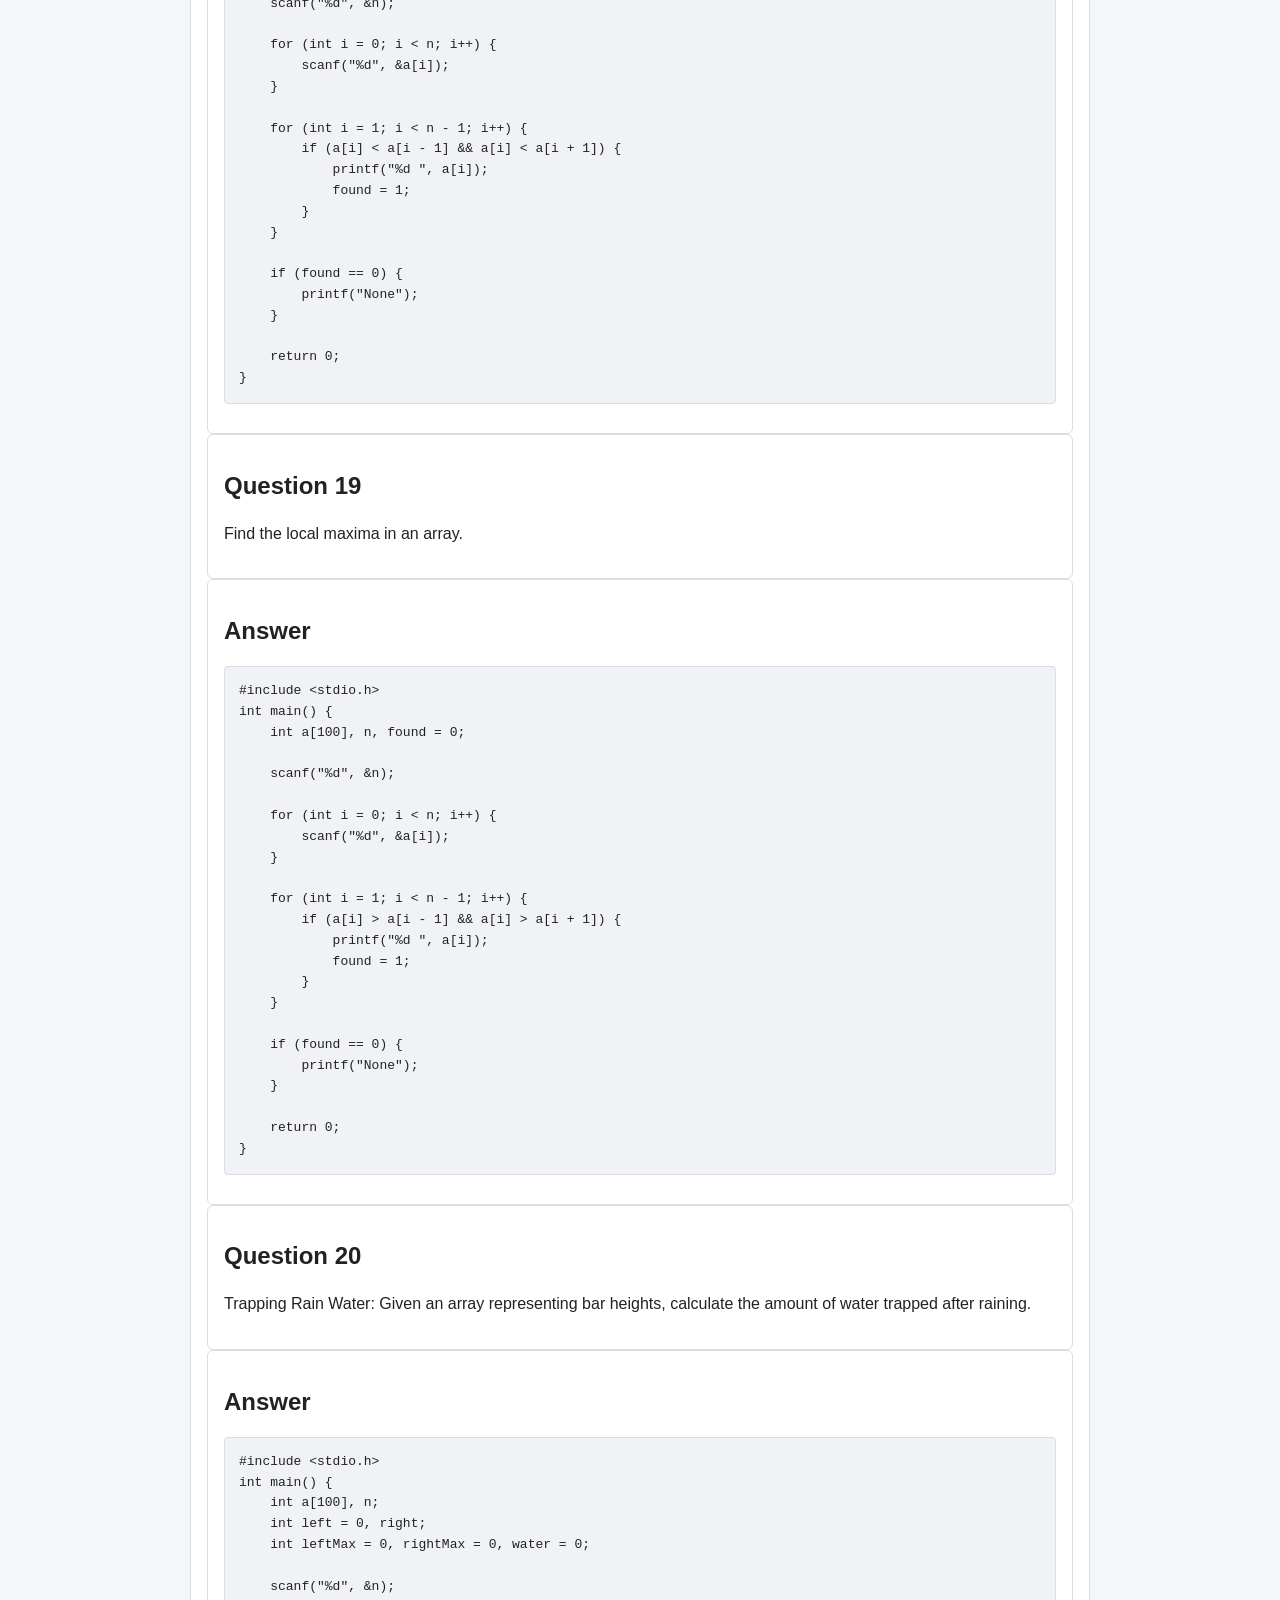
<file: single-dimension-array/index.html>
<!DOCTYPE html>
<html lang="en">
<head>
    <meta charset="UTF-8">
    <meta name="viewport" content="width=device-width, initial-scale=1.0">
    <title>Single Dimension Array - DSA Questions</title>
    <link rel="stylesheet" href="../style.css">
</head>
<body>
    <header>
        <h1>Single Dimension Array</h1>
        <p>Questions, answers, and explanations</p>
    </header>
    <main>
        <a class="back" href="../index.html">← Back to all topics</a>
        <section class="question">
           
<section class="question">
    <h2>Question 1</h2>
    <p>Enter an array from user and display all the values.</p>
</section>
<section class="answer">
    <h2>Answer</h2>
    <pre><code>#include &lt;stdio.h&gt;
int main() {
    int a[100], n;

    scanf("%d", &amp;n);

    for (int i = 0; i &lt; n; i++) {
        scanf("%d", &amp;a[i]);
    }

    for (int i = 0; i &lt; n; i++) {
        printf("%d ", a[i]);
    }

    return 0;
}</code></pre>
</section>

<section class="question">
    <h2>Question 2</h2>
    <p>Enter an array from user and print the array in reverse order.</p>
</section>
<section class="answer">
    <h2>Answer</h2>
    <pre><code>#include &lt;stdio.h&gt;
int main() {
    int a[100], n;

    scanf("%d", &amp;n);

    for (int i = 0; i &lt; n; i++) {
        scanf("%d", &amp;a[i]);
    }

    for (int i = n - 1; i &gt;= 0; i--) {
        printf("%d ", a[i]);
    }

    return 0;
}</code></pre>
</section>

<section class="question">
    <h2>Question 3</h2>
    <p>Enter an array from user and copy the array into a second array.</p>
</section>
<section class="answer">
    <h2>Answer</h2>
    <pre><code>#include &lt;stdio.h&gt;
int main() {
    int a[100], b[100], n;

    scanf("%d", &amp;n);

    for (int i = 0; i &lt; n; i++) {
        scanf("%d", &amp;a[i]);
    }

    for (int i = 0; i &lt; n; i++) {
        b[i] = a[i];
    }

    for (int i = 0; i &lt; n; i++) {
        printf("%d ", b[i]);
    }

    return 0;
}</code></pre>
</section>

<section class="question">
    <h2>Question 4</h2>
    <p>Enter an array from user and copy it into another array in reverse order.</p>
</section>
<section class="answer">
    <h2>Answer</h2>
    <pre><code>#include &lt;stdio.h&gt;
int main() {
    int a[100], b[100], n;

    scanf("%d", &amp;n);

    for (int i = 0; i &lt; n; i++) {
        scanf("%d", &amp;a[i]);
    }

    for (int i = 0; i &lt; n; i++) {
        b[i] = a[n - 1 - i];
    }

    for (int i = 0; i &lt; n; i++) {
        printf("%d ", b[i]);
    }

    return 0;
}</code></pre>
</section>

<section class="question">
    <h2>Question 5</h2>
    <p>Enter an array from user and print the even numbers.</p>
</section>
<section class="answer">
    <h2>Answer</h2>
    <pre><code>#include &lt;stdio.h&gt;
int main() {
    int a[100], n;

    scanf("%d", &amp;n);

    for (int i = 0; i &lt; n; i++) {
        scanf("%d", &amp;a[i]);
    }

    for (int i = 0; i &lt; n; i++) {
        if (a[i] % 2 == 0) {
            printf("%d ", a[i]);
        }
    }

    return 0;
}</code></pre>
</section>

<section class="question">
    <h2>Question 6</h2>
    <p>Enter an array from user and print the positive numbers.</p>
</section>
<section class="answer">
    <h2>Answer</h2>
    <pre><code>#include &lt;stdio.h&gt;
int main() {
    int a[100], n;

    scanf("%d", &amp;n);

    for (int i = 0; i &lt; n; i++) {
        scanf("%d", &amp;a[i]);
    }

    for (int i = 0; i &lt; n; i++) {
        if (a[i] &gt; 0) {
            printf("%d ", a[i]);
        }
    }

    return 0;
}</code></pre>
</section>

<section class="question">
    <h2>Question 7</h2>
    <p>Enter an array from user and square all the values of the array.</p>
</section>
<section class="answer">
    <h2>Answer</h2>
    <pre><code>#include &lt;stdio.h&gt;
int main() {
    int a[100], n;

    scanf("%d", &amp;n);

    for (int i = 0; i &lt; n; i++) {
        scanf("%d", &amp;a[i]);
    }

    for (int i = 0; i &lt; n; i++) {
        printf("%d ", a[i] * a[i]);
    }

    return 0;
}</code></pre>
</section>

<section class="question">
    <h2>Question 8</h2>
    <p>Enter an array from user and find the maximum and minimum values.</p>
</section>
<section class="answer">
    <h2>Answer</h2>
    <pre><code>#include &lt;stdio.h&gt;
int main() {
    int a[100], n, max, min;

    scanf("%d", &amp;n);

    for (int i = 0; i &lt; n; i++) {
        scanf("%d", &amp;a[i]);
    }

    max = min = a[0];

    for (int i = 1; i &lt; n; i++) {
        if (a[i] &gt; max) {
            max = a[i];
        }

        if (a[i] &lt; min) {
            min = a[i];
        }
    }

    printf("Maximum = %d\nMinimum = %d", max, min);

    return 0;
}</code></pre>
</section>

<section class="question">
    <h2>Question 9</h2>
    <p>Enter an array from user and find the k-th smallest value.</p>
</section>
<section class="answer">
    <h2>Answer</h2>
    <pre><code>#include &lt;stdio.h&gt;
int main() {
    int a[100], n, k, temp;

    scanf("%d", &amp;n);

    for (int i = 0; i &lt; n; i++) {
        scanf("%d", &amp;a[i]);
    }

    scanf("%d", &amp;k);

    if (k &lt; 1 || k &gt; n) {
        printf("Invalid k");
        return 0;
    }

    for (int i = 0; i &lt; n - 1; i++) {
        for (int j = 0; j &lt; n - 1 - i; j++) {
            if (a[j] &gt; a[j + 1]) {
                temp = a[j];
                a[j] = a[j + 1];
                a[j + 1] = temp;
            }
        }
    }

    printf("K-th smallest = %d", a[k - 1]);

    return 0;
}</code></pre>
</section>

<section class="question">
    <h2>Question 10</h2>
    <p>Enter an array from user and add all values.</p>
</section>
<section class="answer">
    <h2>Answer</h2>
    <pre><code>#include &lt;stdio.h&gt;
int main() {
    int a[100], n, sum = 0;

    scanf("%d", &amp;n);

    for (int i = 0; i &lt; n; i++) {
        scanf("%d", &amp;a[i]);
    }

    for (int i = 0; i &lt; n; i++) {
        sum = sum + a[i];
    }

    printf("Sum = %d", sum);

    return 0;
}</code></pre>
</section>

<section class="question">
    <h2>Question 11</h2>
    <p>Enter an array from user and find the duplicate values.</p>
</section>
<section class="answer">
    <h2>Answer</h2>
    <pre><code>#include &lt;stdio.h&gt;
int main() {
    int a[100], n, duplicate;

    scanf("%d", &amp;n);

    for (int i = 0; i &lt; n; i++) {
        scanf("%d", &amp;a[i]);
    }

    for (int i = 0; i &lt; n; i++) {
        duplicate = 0;

        for (int j = 0; j &lt; i; j++) {
            if (a[i] == a[j]) {
                duplicate = 1;
                break;
            }
        }

        if (duplicate == 1) {
            continue;
        }

        for (int j = i + 1; j &lt; n; j++) {
            if (a[i] == a[j]) {
                printf("%d ", a[i]);
                break;
            }
        }
    }

    return 0;
}</code></pre>
</section>

<section class="question">
    <h2>Question 12</h2>
    <p>Enter an array from user and replace duplicate values with zero.</p>
</section>
<section class="answer">
    <h2>Answer</h2>
    <pre><code>#include &lt;stdio.h&gt;
int main() {
    int a[100], n;

    scanf("%d", &amp;n);

    for (int i = 0; i &lt; n; i++) {
        scanf("%d", &amp;a[i]);
    }

    for (int i = 0; i &lt; n; i++) {
        for (int j = 0; j &lt; i; j++) {
            if (a[i] == a[j]) {
                a[i] = 0;
                break;
            }
        }
    }

    for (int i = 0; i &lt; n; i++) {
        printf("%d ", a[i]);
    }

    return 0;
}</code></pre>
</section>

<section class="question">
    <h2>Question 13</h2>
    <p>Enter an array from user and count the duplicate occurrences.</p>
</section>
<section class="answer">
    <h2>Answer</h2>
    <pre><code>#include &lt;stdio.h&gt;
int main() {
    int a[100], n, count = 0;

    scanf("%d", &amp;n);

    for (int i = 0; i &lt; n; i++) {
        scanf("%d", &amp;a[i]);
    }

    for (int i = 0; i &lt; n; i++) {
        for (int j = 0; j &lt; i; j++) {
            if (a[i] == a[j]) {
                count++;
                break;
            }
        }
    }

    printf("Duplicate occurrences = %d", count);

    return 0;
}</code></pre>
</section>

<section class="question">
    <h2>Question 14</h2>
    <p>Enter an array from user and print all possible non-empty combinations of its elements.</p>
</section>
<section class="answer">
    <h2>Answer</h2>
    <pre><code>#include &lt;stdio.h&gt;

void combinations(int a[], int n, int start,
                  int result[], int size) {
    if (size &gt; 0) {
        for (int i = 0; i &lt; size; i++) {
            printf("%d ", result[i]);
        }
        printf("\n");
    }

    for (int i = start; i &lt; n; i++) {
        result[size] = a[i];
        combinations(a, n, i + 1, result, size + 1);
    }
}

int main() {
    int a[20], result[20], n;

    scanf("%d", &amp;n);

    if (n &lt; 1 || n &gt; 20) {
        return 0;
    }

    for (int i = 0; i &lt; n; i++) {
        scanf("%d", &amp;a[i]);
    }

    combinations(a, n, 0, result, 0);

    return 0;
}</code></pre>
</section>

<section class="question">
    <h2>Question 15</h2>
    <p>Enter an array from user and print all palindrome numbers.</p>
</section>
<section class="answer">
    <h2>Answer</h2>
    <pre><code>#include &lt;stdio.h&gt;
int main() {
    int a[100], n, num, temp, digit, reverse;

    scanf("%d", &amp;n);

    for (int i = 0; i &lt; n; i++) {
        scanf("%d", &amp;a[i]);
    }

    for (int i = 0; i &lt; n; i++) {
        num = a[i];

        if (num &lt; 0) {
            continue;
        }

        temp = num;
        reverse = 0;

        while (temp &gt; 0) {
            digit = temp % 10;
            reverse = reverse * 10 + digit;
            temp = temp / 10;
        }

        if (num == reverse) {
            printf("%d ", num);
        }
    }

    return 0;
}</code></pre>
</section>

<section class="question">
    <h2>Question 16</h2>
    <p>Enter two arrays from user and check whether they are equal or not.</p>
</section>
<section class="answer">
    <h2>Answer</h2>
    <pre><code>#include &lt;stdio.h&gt;
int main() {
    int a[100], b[100], n, m, same = 1;

    scanf("%d", &amp;n);

    for (int i = 0; i &lt; n; i++) {
        scanf("%d", &amp;a[i]);
    }

    scanf("%d", &amp;m);

    for (int i = 0; i &lt; m; i++) {
        scanf("%d", &amp;b[i]);
    }

    if (n != m) {
        same = 0;
    } else {
        for (int i = 0; i &lt; n; i++) {
            if (a[i] != b[i]) {
                same = 0;
                break;
            }
        }
    }

    if (same == 1) {
        printf("Arrays are equal");
    } else {
        printf("Arrays are not equal");
    }

    return 0;
}</code></pre>
</section>

<section class="question">
    <h2>Question 17</h2>
    <p>Merge two sorted arrays into one sorted array.</p>
</section>
<section class="answer">
    <h2>Answer</h2>
    <pre><code>#include &lt;stdio.h&gt;
int main() {
    int a[100], b[100], c[200];
    int n, m, i = 0, j = 0, k = 0;

    scanf("%d", &amp;n);

    for (int x = 0; x &lt; n; x++) {
        scanf("%d", &amp;a[x]);
    }

    scanf("%d", &amp;m);

    for (int x = 0; x &lt; m; x++) {
        scanf("%d", &amp;b[x]);
    }

    while (i &lt; n &amp;&amp; j &lt; m) {
        if (a[i] &lt;= b[j]) {
            c[k] = a[i];
            i++;
        } else {
            c[k] = b[j];
            j++;
        }
        k++;
    }

    while (i &lt; n) {
        c[k++] = a[i++];
    }

    while (j &lt; m) {
        c[k++] = b[j++];
    }

    for (int x = 0; x &lt; n + m; x++) {
        printf("%d ", c[x]);
    }

    return 0;
}</code></pre>
</section>

<section class="question">
    <h2>Question 18</h2>
    <p>Find the local minima in an array.</p>
</section>
<section class="answer">
    <h2>Answer</h2>
    <pre><code>#include &lt;stdio.h&gt;
int main() {
    int a[100], n, found = 0;

    scanf("%d", &amp;n);

    for (int i = 0; i &lt; n; i++) {
        scanf("%d", &amp;a[i]);
    }

    for (int i = 1; i &lt; n - 1; i++) {
        if (a[i] &lt; a[i - 1] &amp;&amp; a[i] &lt; a[i + 1]) {
            printf("%d ", a[i]);
            found = 1;
        }
    }

    if (found == 0) {
        printf("None");
    }

    return 0;
}</code></pre>
</section>

<section class="question">
    <h2>Question 19</h2>
    <p>Find the local maxima in an array.</p>
</section>
<section class="answer">
    <h2>Answer</h2>
    <pre><code>#include &lt;stdio.h&gt;
int main() {
    int a[100], n, found = 0;

    scanf("%d", &amp;n);

    for (int i = 0; i &lt; n; i++) {
        scanf("%d", &amp;a[i]);
    }

    for (int i = 1; i &lt; n - 1; i++) {
        if (a[i] &gt; a[i - 1] &amp;&amp; a[i] &gt; a[i + 1]) {
            printf("%d ", a[i]);
            found = 1;
        }
    }

    if (found == 0) {
        printf("None");
    }

    return 0;
}</code></pre>
</section>

<section class="question">
    <h2>Question 20</h2>
    <p>Trapping Rain Water: Given an array representing bar heights, calculate the amount of water trapped after raining.</p>
</section>
<section class="answer">
    <h2>Answer</h2>
    <pre><code>#include &lt;stdio.h&gt;
int main() {
    int a[100], n;
    int left = 0, right;
    int leftMax = 0, rightMax = 0, water = 0;

    scanf("%d", &amp;n);

    for (int i = 0; i &lt; n; i++) {
        scanf("%d", &amp;a[i]);
    }

    right = n - 1;

    while (left &lt; right) {
        if (a[left] &lt; a[right]) {
            if (a[left] &gt;= leftMax) {
                leftMax = a[left];
            } else {
                water += leftMax - a[left];
            }

            left++;
        } else {
            if (a[right] &gt;= rightMax) {
                rightMax = a[right];
            } else {
                water += rightMax - a[right];
            }

            right--;
        }
    }

    printf("Trapped water = %d", water);

    return 0;
}</code></pre>
</section>

           
    </main>
    <footer><a href="../index.html">Home</a></footer>
</body>
</html>
</file>
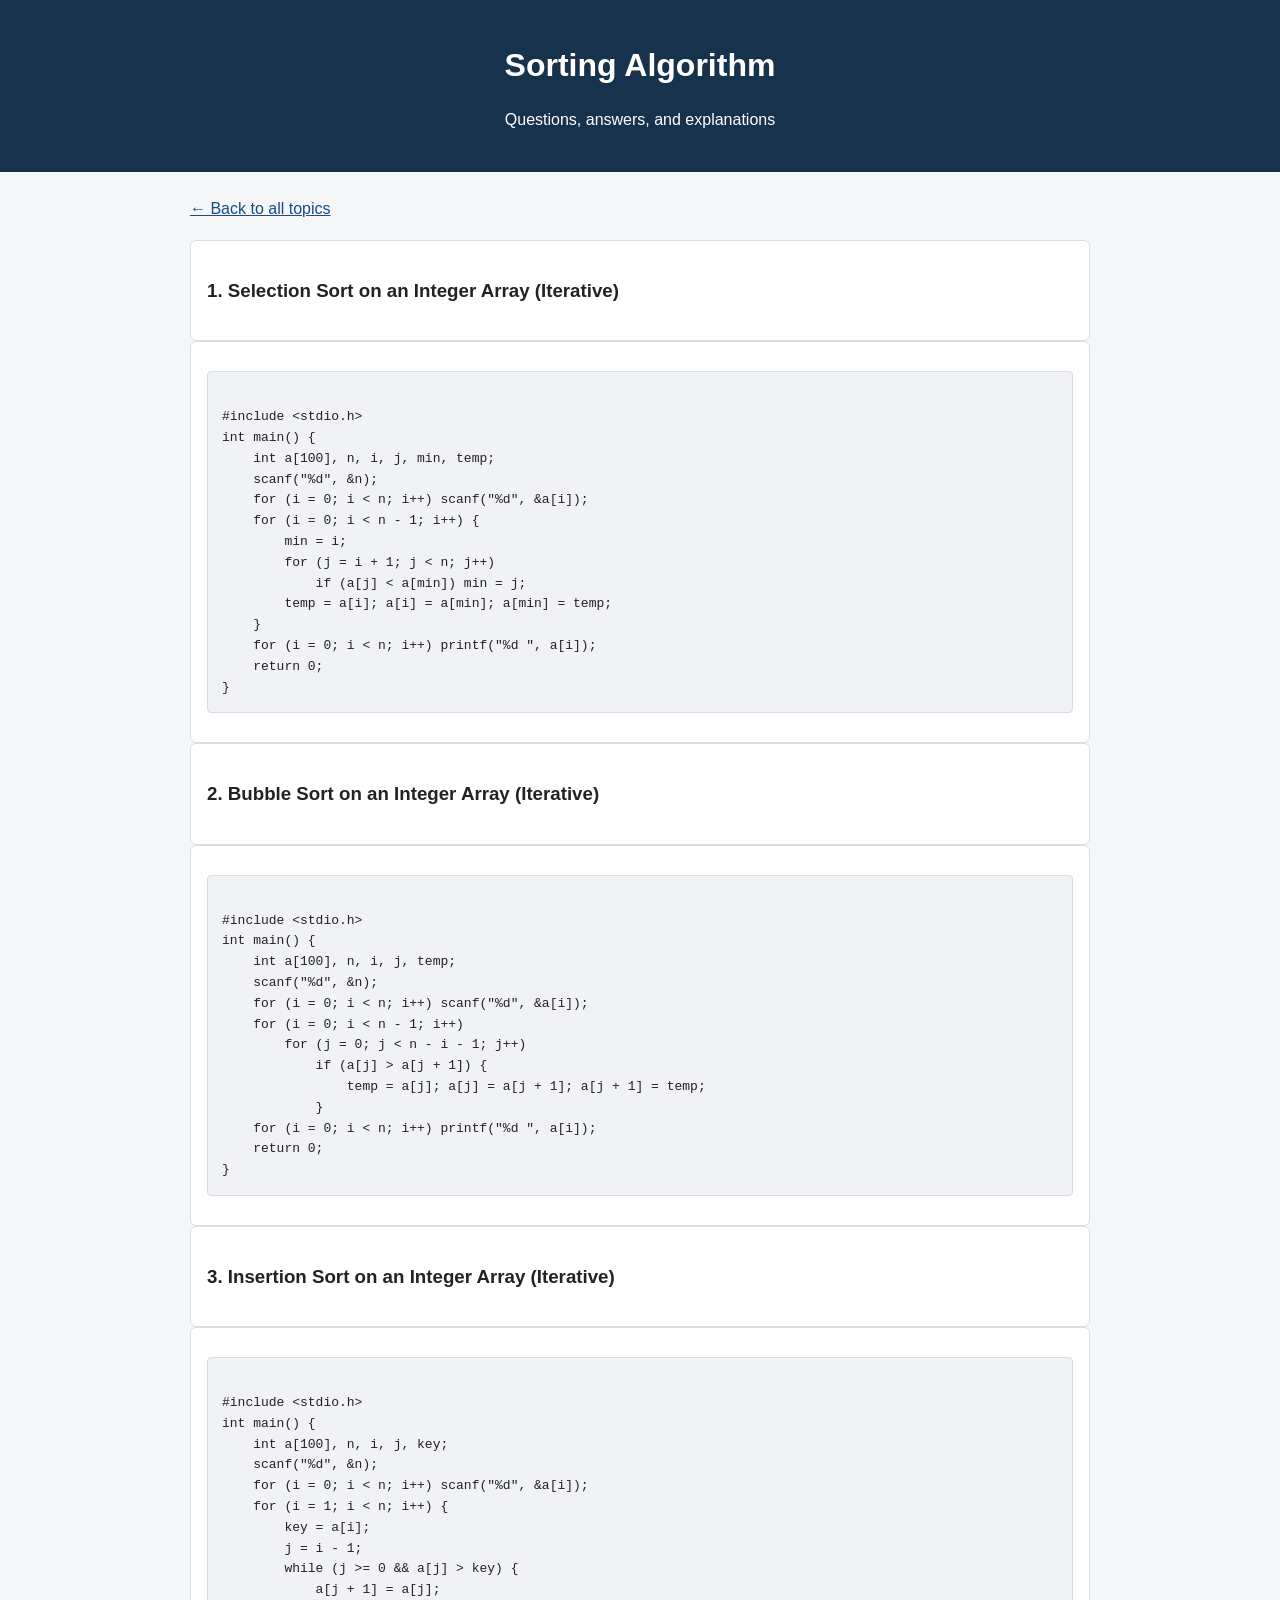
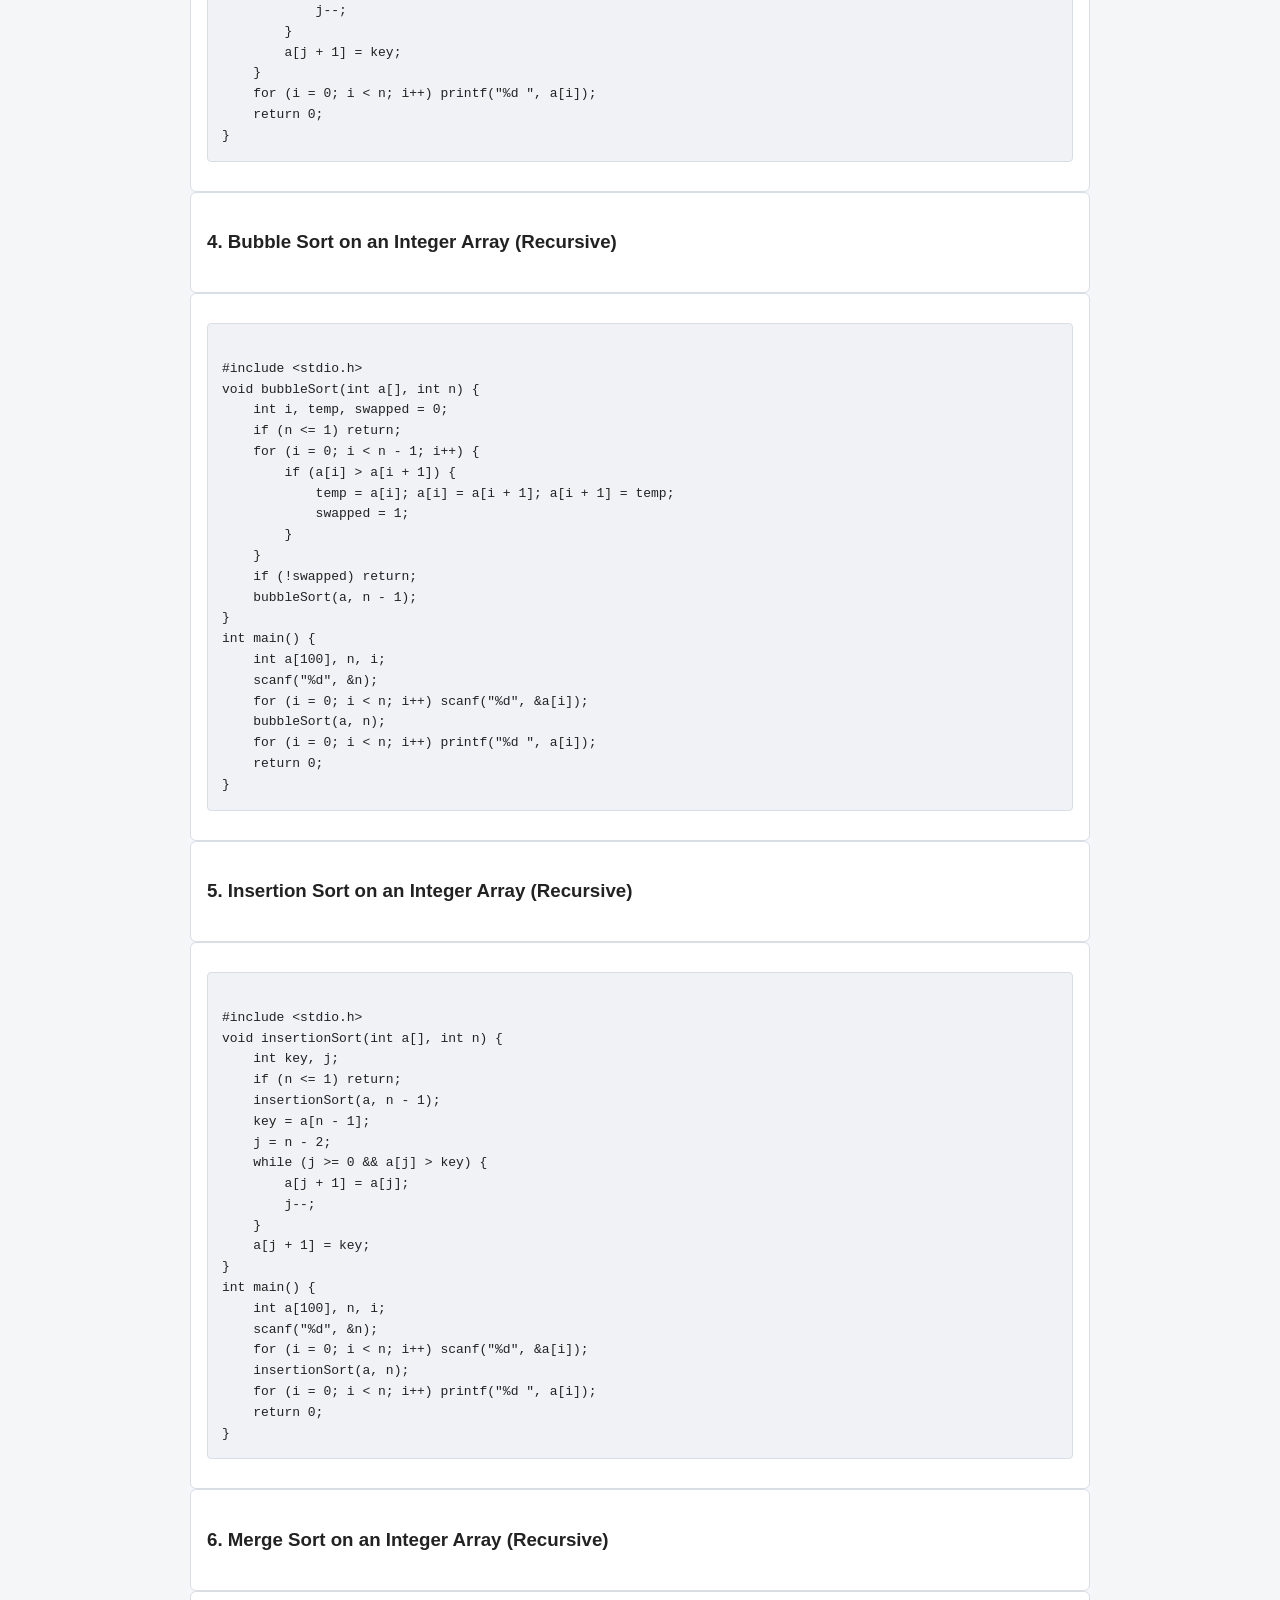
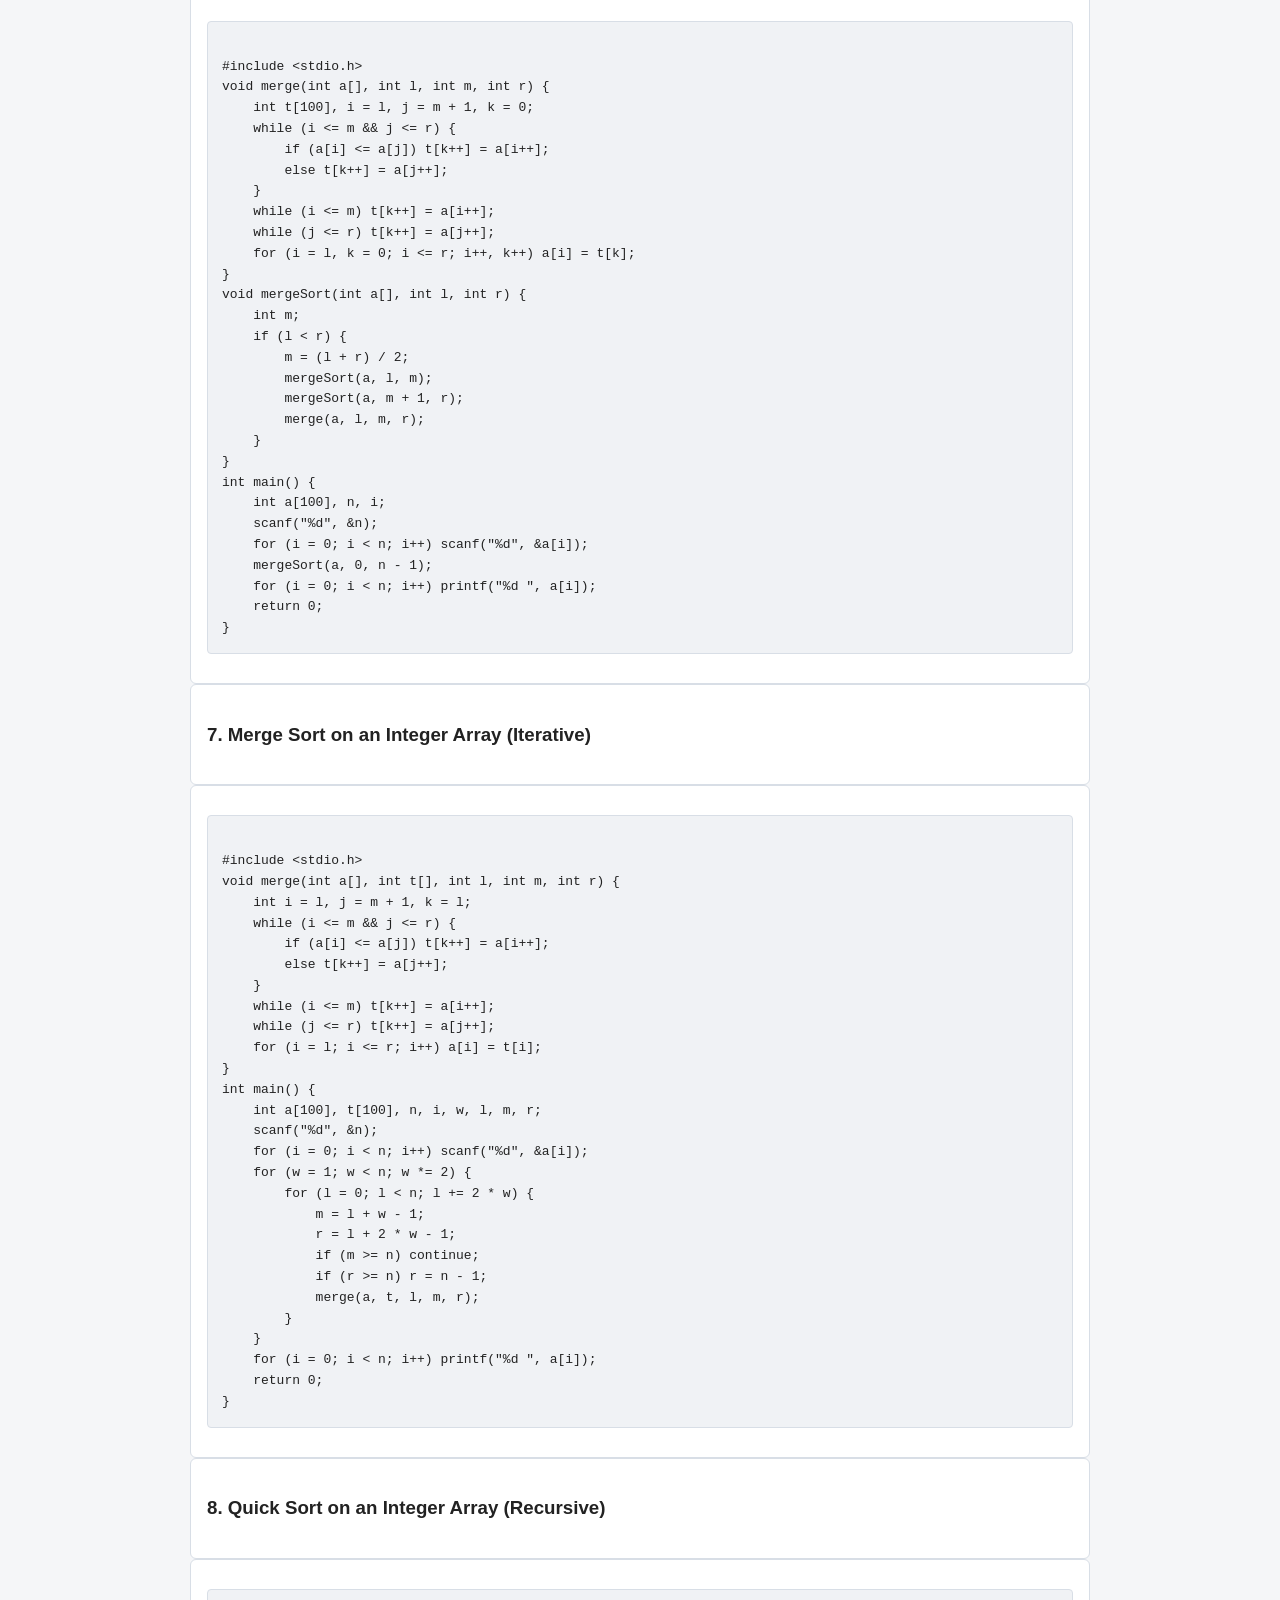
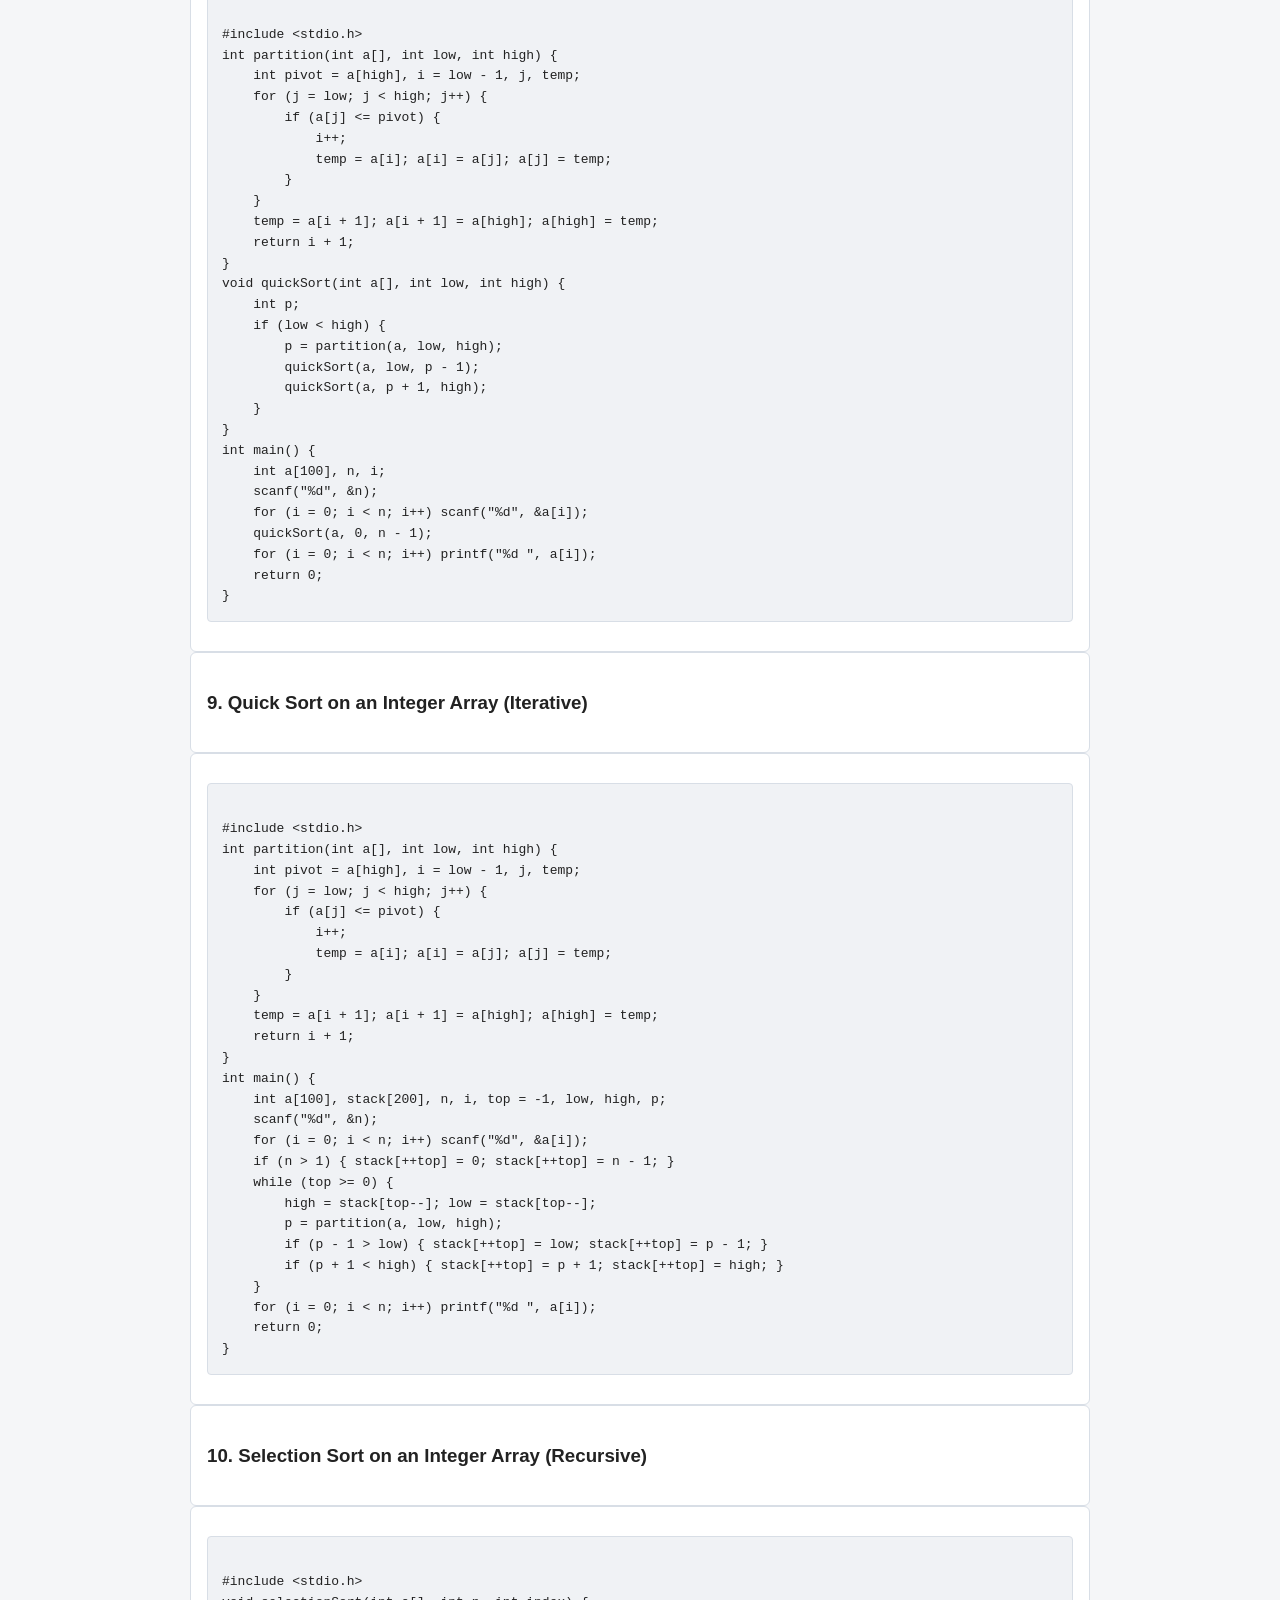
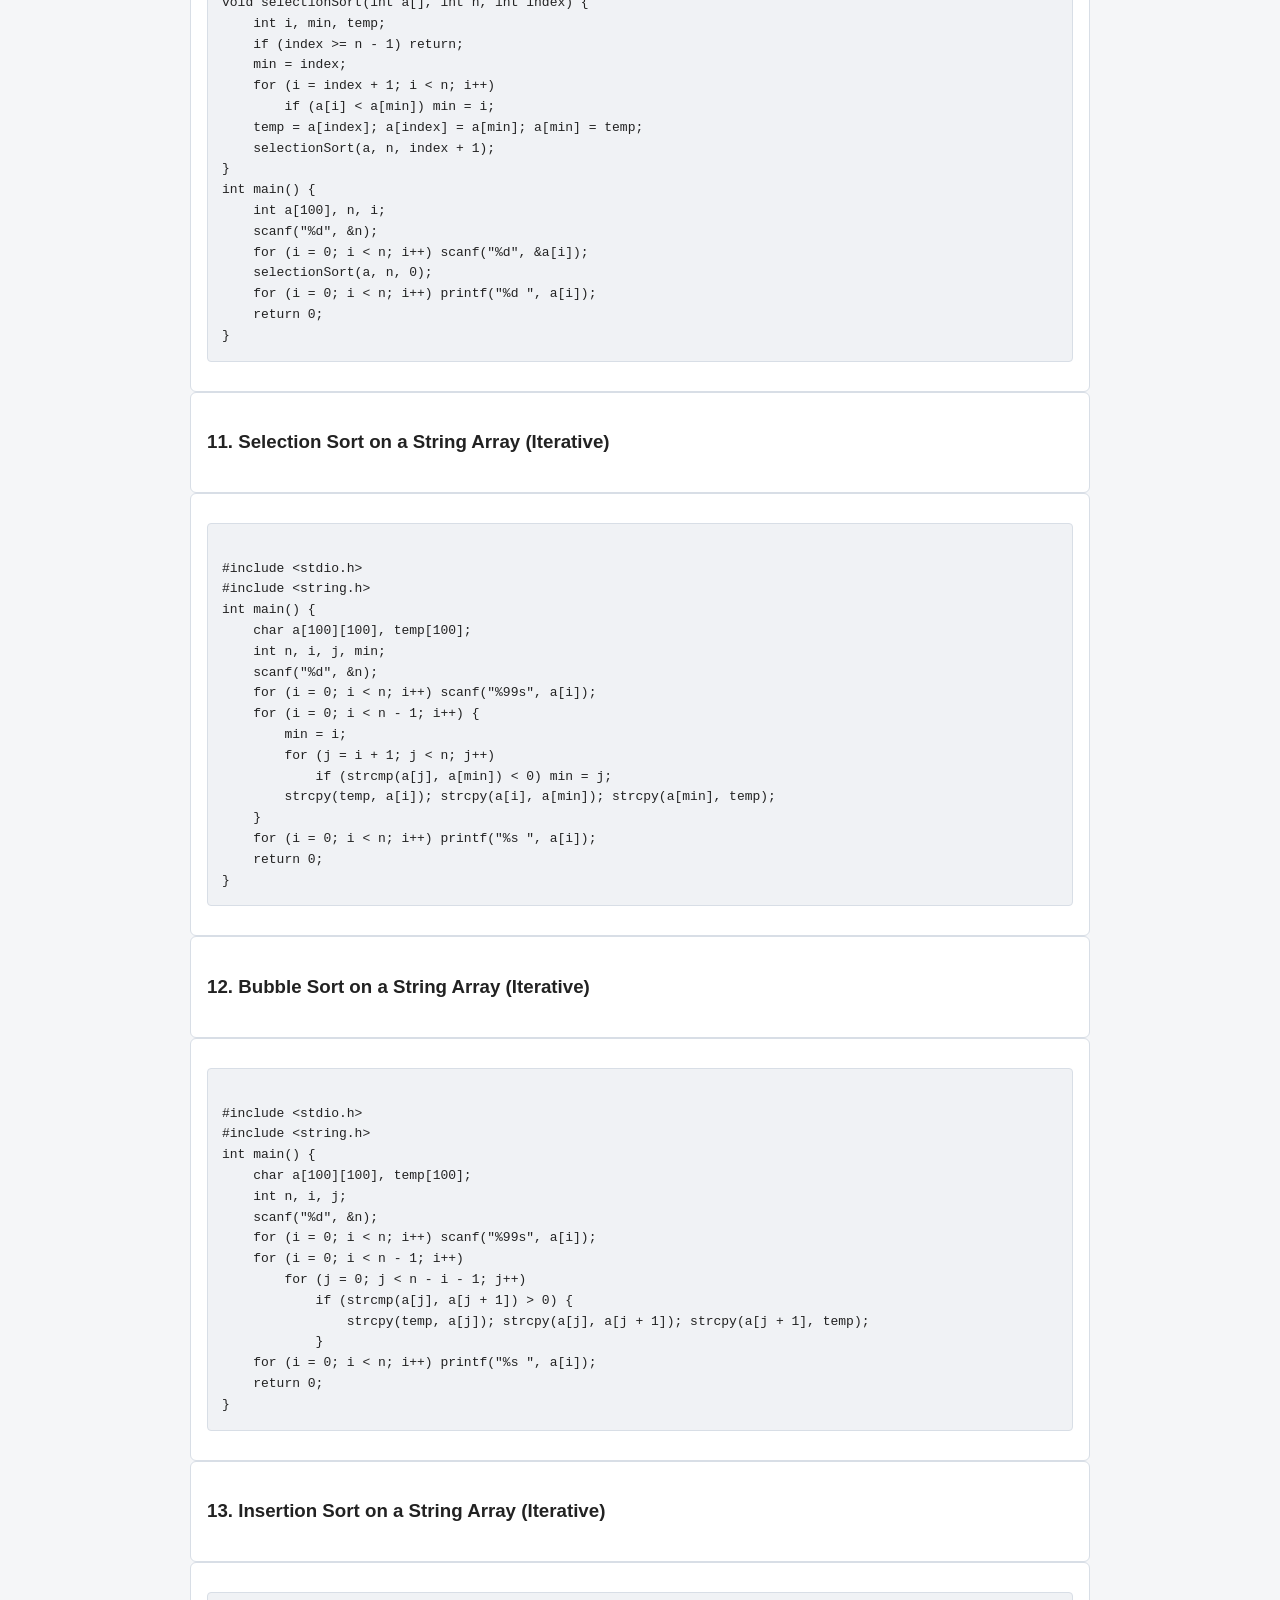
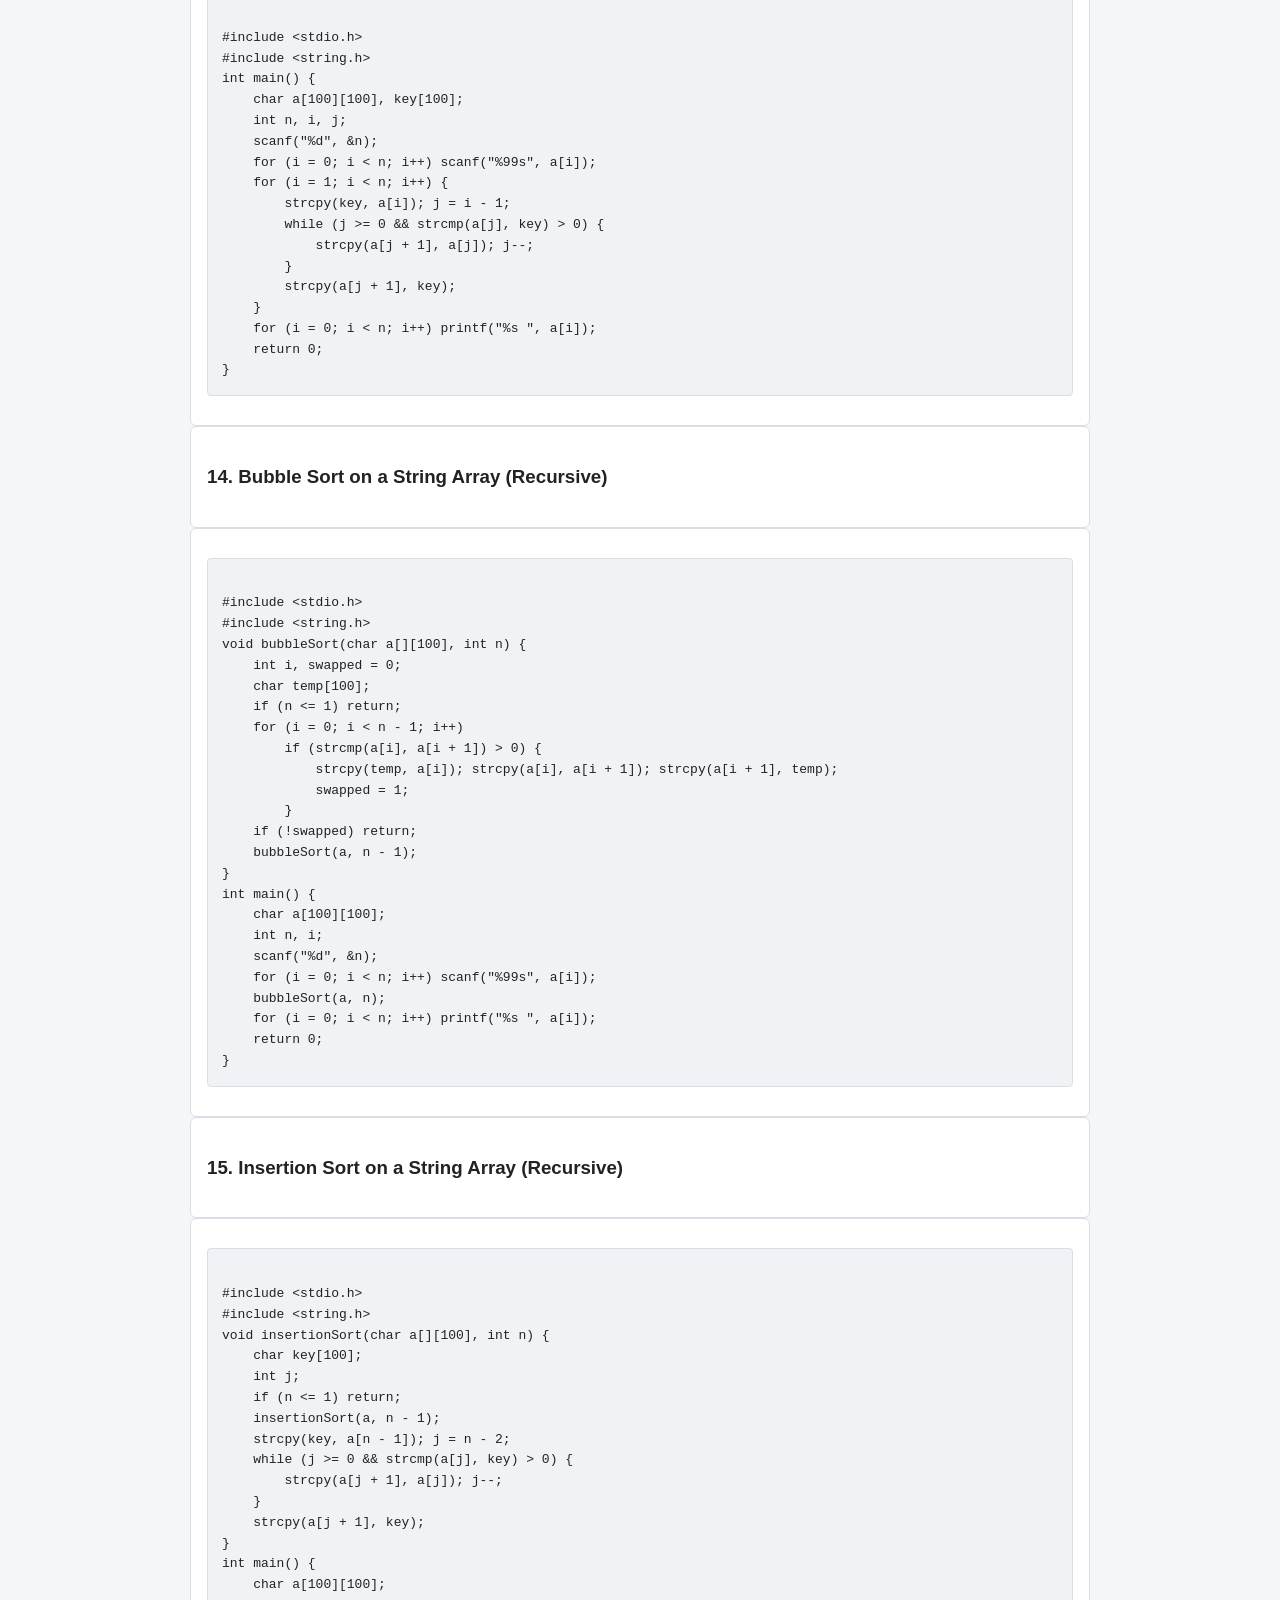
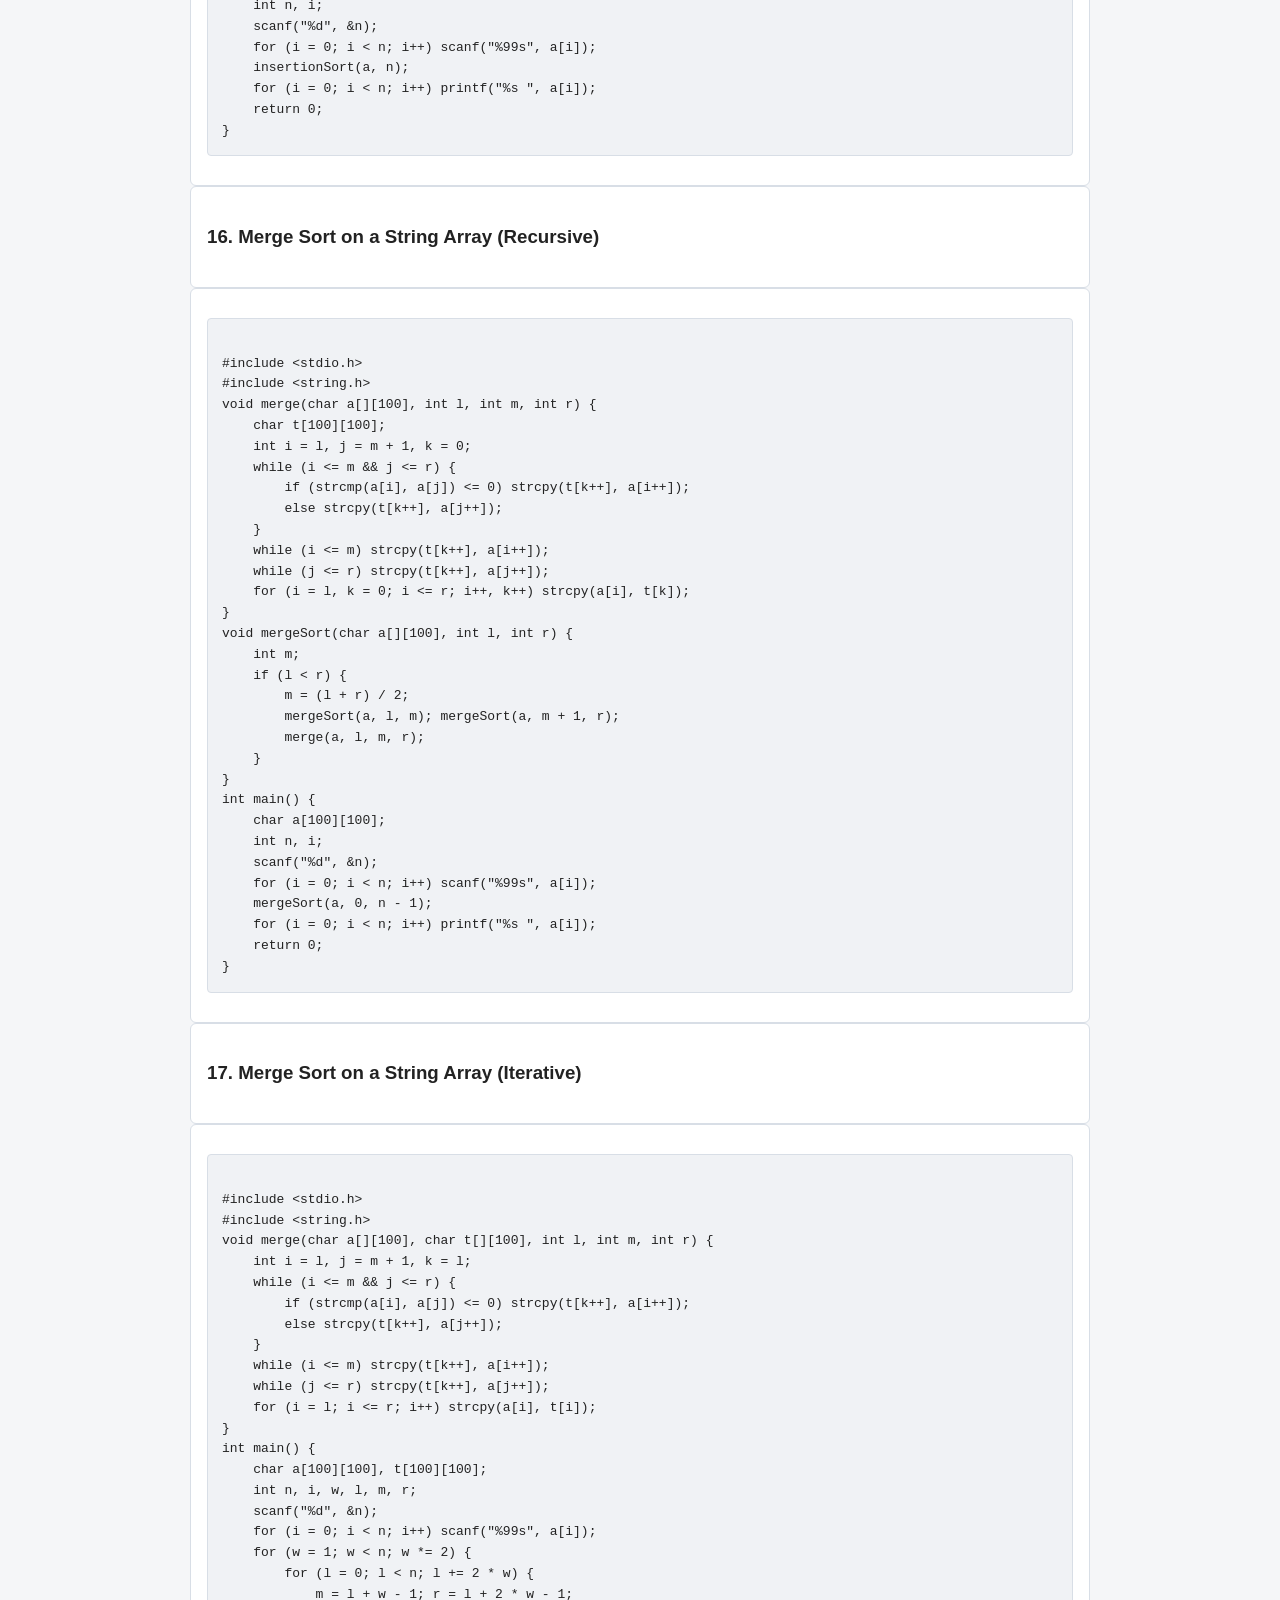
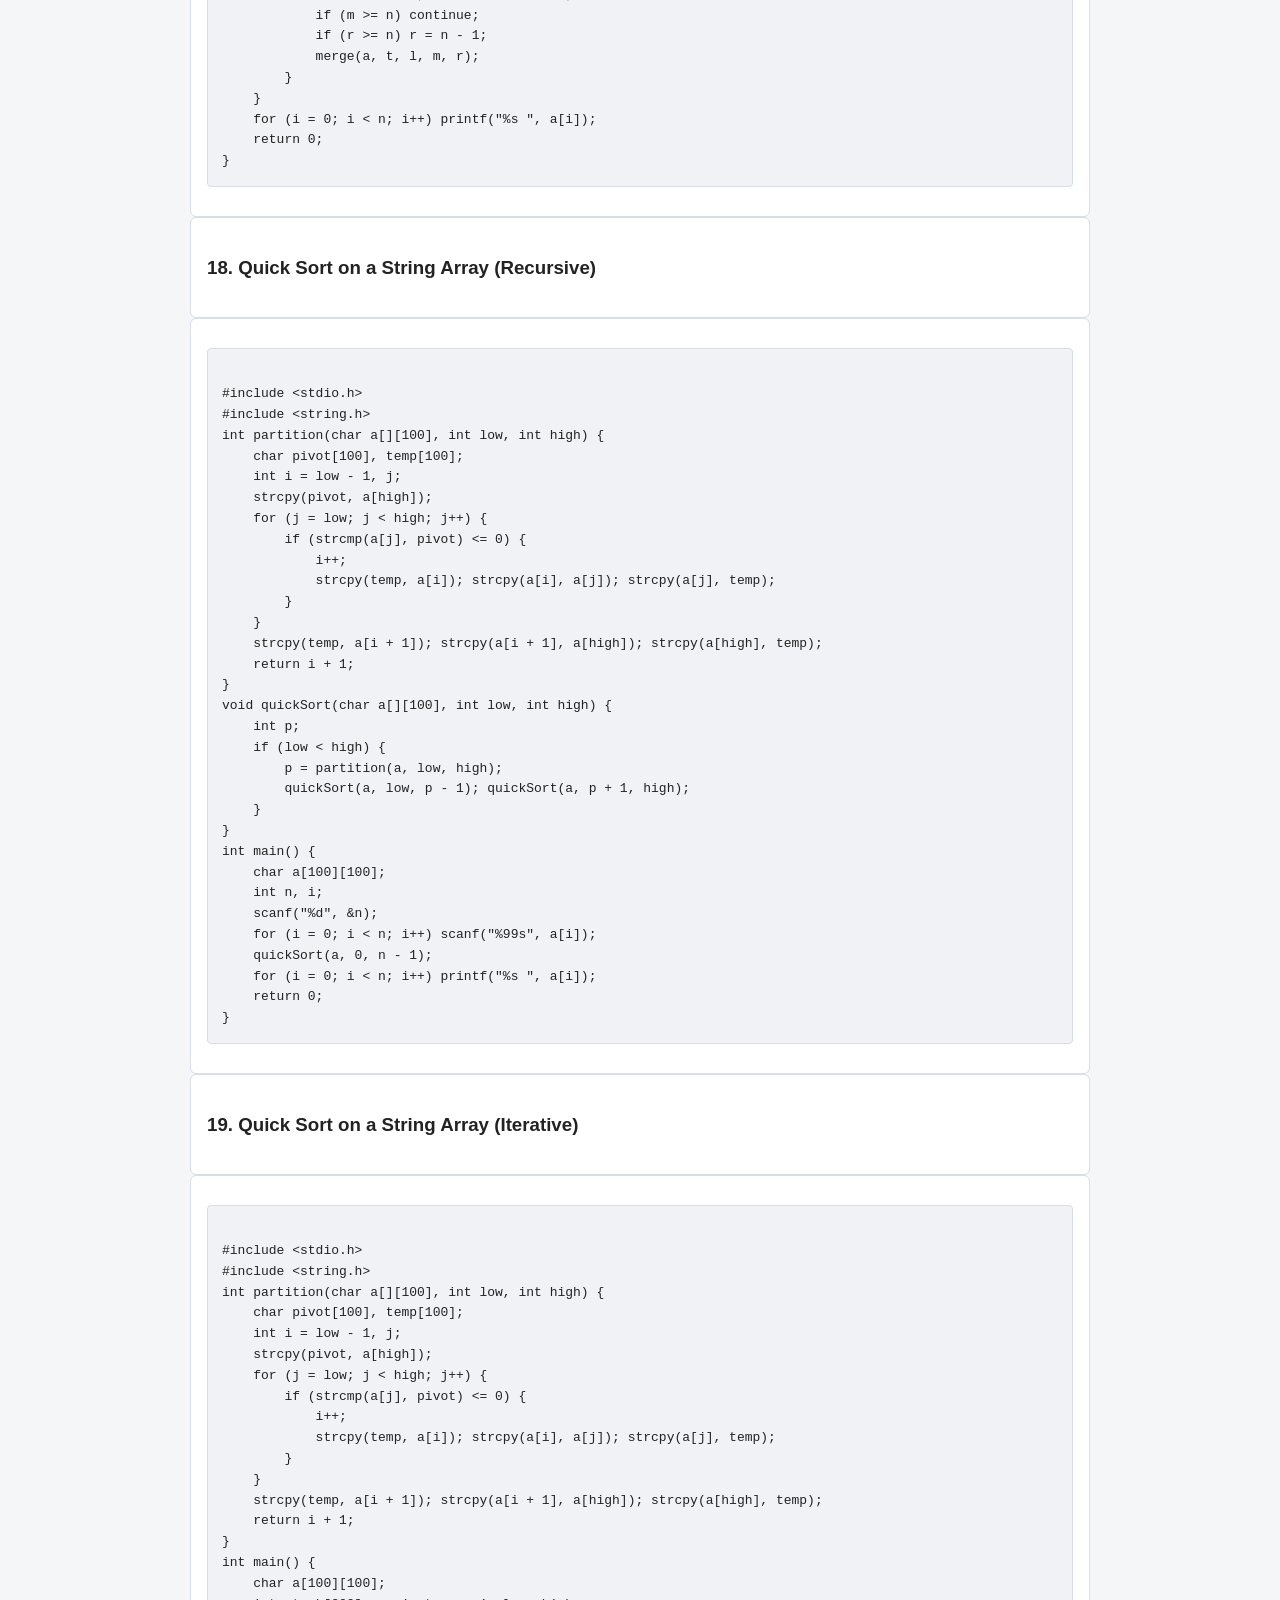
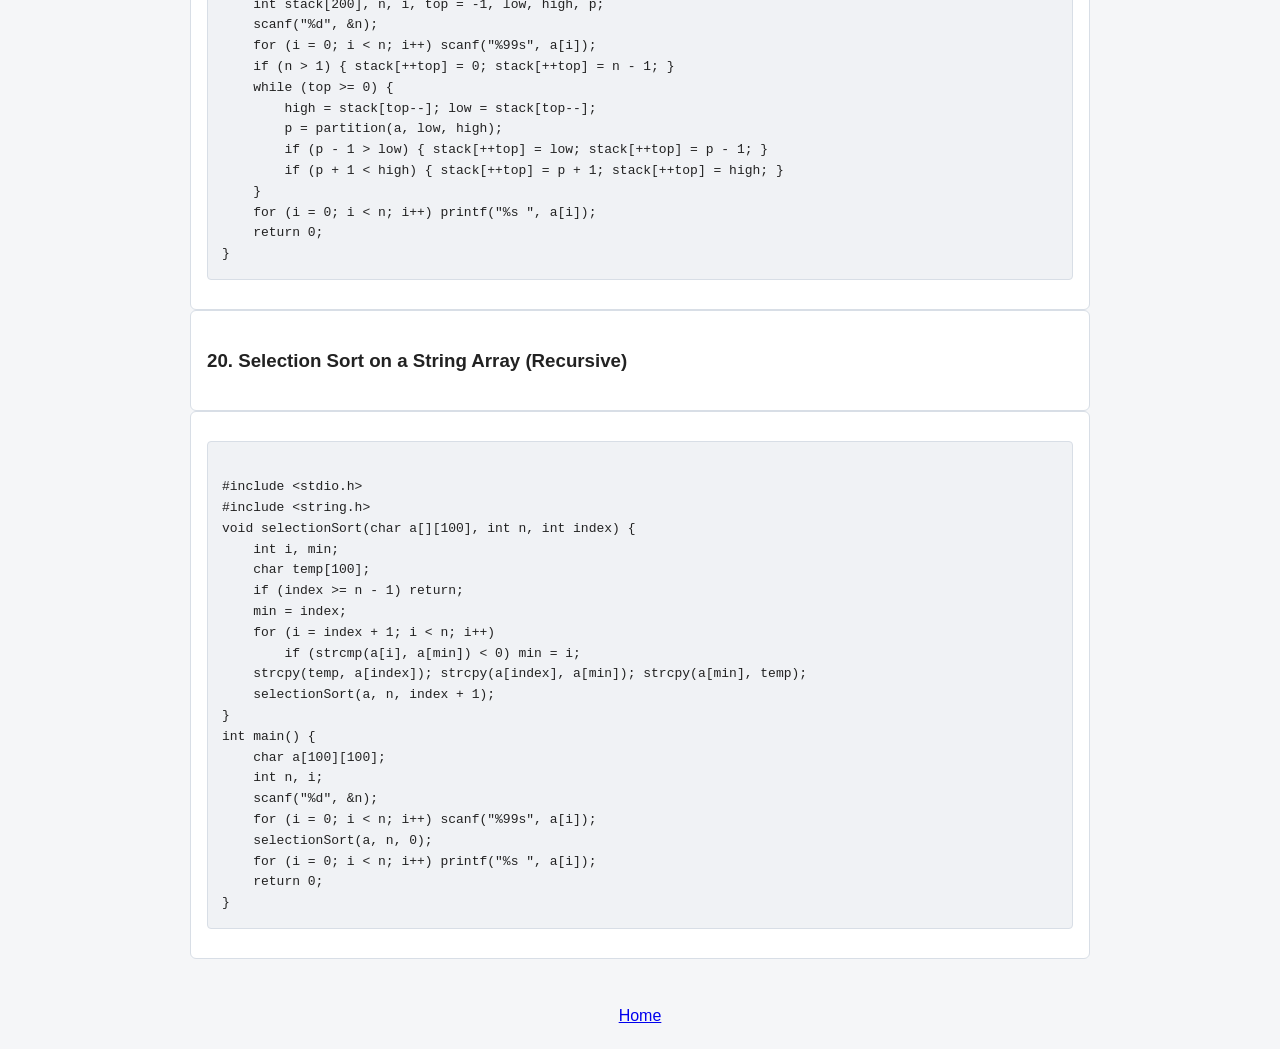
<file: sorting-algorithm/index.html>
<!DOCTYPE html>
<html lang="en">
<head>
    <meta charset="UTF-8">
    <meta name="viewport" content="width=device-width, initial-scale=1.0">
    <title>Sorting Algorithm - DSA Questions</title>
    <link rel="stylesheet" href="../style.css">
</head>
<body>
    <header>
        <h1>Sorting Algorithm</h1>
        <p>Questions, answers, and explanations</p>
    </header>
    <main>
        <a class="back" href="../index.html">← Back to all topics</a>
      
<section class="question">
<h3>1. Selection Sort on an Integer Array (Iterative)</h3>
</section>
<section class="answer"><pre><code>
#include &lt;stdio.h&gt;
int main() {
    int a[100], n, i, j, min, temp;
    scanf("%d", &amp;n);
    for (i = 0; i &lt; n; i++) scanf("%d", &amp;a[i]);
    for (i = 0; i &lt; n - 1; i++) {
        min = i;
        for (j = i + 1; j &lt; n; j++)
            if (a[j] &lt; a[min]) min = j;
        temp = a[i]; a[i] = a[min]; a[min] = temp;
    }
    for (i = 0; i &lt; n; i++) printf("%d ", a[i]);
    return 0;
}
</code></pre></section>

<section class="question">
<h3>2. Bubble Sort on an Integer Array (Iterative)</h3>
</section>
<section class="answer"><pre><code>
#include &lt;stdio.h&gt;
int main() {
    int a[100], n, i, j, temp;
    scanf("%d", &amp;n);
    for (i = 0; i &lt; n; i++) scanf("%d", &amp;a[i]);
    for (i = 0; i &lt; n - 1; i++)
        for (j = 0; j &lt; n - i - 1; j++)
            if (a[j] &gt; a[j + 1]) {
                temp = a[j]; a[j] = a[j + 1]; a[j + 1] = temp;
            }
    for (i = 0; i &lt; n; i++) printf("%d ", a[i]);
    return 0;
}
</code></pre></section>

<section class="question">
<h3>3. Insertion Sort on an Integer Array (Iterative)</h3>
</section>
<section class="answer"><pre><code>
#include &lt;stdio.h&gt;
int main() {
    int a[100], n, i, j, key;
    scanf("%d", &amp;n);
    for (i = 0; i &lt; n; i++) scanf("%d", &amp;a[i]);
    for (i = 1; i &lt; n; i++) {
        key = a[i];
        j = i - 1;
        while (j &gt;= 0 &amp;&amp; a[j] &gt; key) {
            a[j + 1] = a[j];
            j--;
        }
        a[j + 1] = key;
    }
    for (i = 0; i &lt; n; i++) printf("%d ", a[i]);
    return 0;
}
</code></pre></section>

<section class="question">
<h3>4. Bubble Sort on an Integer Array (Recursive)</h3>
</section>
<section class="answer"><pre><code>
#include &lt;stdio.h&gt;
void bubbleSort(int a[], int n) {
    int i, temp, swapped = 0;
    if (n &lt;= 1) return;
    for (i = 0; i &lt; n - 1; i++) {
        if (a[i] &gt; a[i + 1]) {
            temp = a[i]; a[i] = a[i + 1]; a[i + 1] = temp;
            swapped = 1;
        }
    }
    if (!swapped) return;
    bubbleSort(a, n - 1);
}
int main() {
    int a[100], n, i;
    scanf("%d", &amp;n);
    for (i = 0; i &lt; n; i++) scanf("%d", &amp;a[i]);
    bubbleSort(a, n);
    for (i = 0; i &lt; n; i++) printf("%d ", a[i]);
    return 0;
}
</code></pre></section>

<section class="question">
<h3>5. Insertion Sort on an Integer Array (Recursive)</h3>
</section>
<section class="answer"><pre><code>
#include &lt;stdio.h&gt;
void insertionSort(int a[], int n) {
    int key, j;
    if (n &lt;= 1) return;
    insertionSort(a, n - 1);
    key = a[n - 1];
    j = n - 2;
    while (j &gt;= 0 &amp;&amp; a[j] &gt; key) {
        a[j + 1] = a[j];
        j--;
    }
    a[j + 1] = key;
}
int main() {
    int a[100], n, i;
    scanf("%d", &amp;n);
    for (i = 0; i &lt; n; i++) scanf("%d", &amp;a[i]);
    insertionSort(a, n);
    for (i = 0; i &lt; n; i++) printf("%d ", a[i]);
    return 0;
}
</code></pre></section>

<section class="question">
<h3>6. Merge Sort on an Integer Array (Recursive)</h3>
</section>
<section class="answer"><pre><code>
#include &lt;stdio.h&gt;
void merge(int a[], int l, int m, int r) {
    int t[100], i = l, j = m + 1, k = 0;
    while (i &lt;= m &amp;&amp; j &lt;= r) {
        if (a[i] &lt;= a[j]) t[k++] = a[i++];
        else t[k++] = a[j++];
    }
    while (i &lt;= m) t[k++] = a[i++];
    while (j &lt;= r) t[k++] = a[j++];
    for (i = l, k = 0; i &lt;= r; i++, k++) a[i] = t[k];
}
void mergeSort(int a[], int l, int r) {
    int m;
    if (l &lt; r) {
        m = (l + r) / 2;
        mergeSort(a, l, m);
        mergeSort(a, m + 1, r);
        merge(a, l, m, r);
    }
}
int main() {
    int a[100], n, i;
    scanf("%d", &amp;n);
    for (i = 0; i &lt; n; i++) scanf("%d", &amp;a[i]);
    mergeSort(a, 0, n - 1);
    for (i = 0; i &lt; n; i++) printf("%d ", a[i]);
    return 0;
}
</code></pre></section>

<section class="question">
<h3>7. Merge Sort on an Integer Array (Iterative)</h3>
</section>
<section class="answer"><pre><code>
#include &lt;stdio.h&gt;
void merge(int a[], int t[], int l, int m, int r) {
    int i = l, j = m + 1, k = l;
    while (i &lt;= m &amp;&amp; j &lt;= r) {
        if (a[i] &lt;= a[j]) t[k++] = a[i++];
        else t[k++] = a[j++];
    }
    while (i &lt;= m) t[k++] = a[i++];
    while (j &lt;= r) t[k++] = a[j++];
    for (i = l; i &lt;= r; i++) a[i] = t[i];
}
int main() {
    int a[100], t[100], n, i, w, l, m, r;
    scanf("%d", &amp;n);
    for (i = 0; i &lt; n; i++) scanf("%d", &amp;a[i]);
    for (w = 1; w &lt; n; w *= 2) {
        for (l = 0; l &lt; n; l += 2 * w) {
            m = l + w - 1;
            r = l + 2 * w - 1;
            if (m &gt;= n) continue;
            if (r &gt;= n) r = n - 1;
            merge(a, t, l, m, r);
        }
    }
    for (i = 0; i &lt; n; i++) printf("%d ", a[i]);
    return 0;
}
</code></pre></section>

<section class="question">
<h3>8. Quick Sort on an Integer Array (Recursive)</h3>
</section>
<section class="answer"><pre><code>
#include &lt;stdio.h&gt;
int partition(int a[], int low, int high) {
    int pivot = a[high], i = low - 1, j, temp;
    for (j = low; j &lt; high; j++) {
        if (a[j] &lt;= pivot) {
            i++;
            temp = a[i]; a[i] = a[j]; a[j] = temp;
        }
    }
    temp = a[i + 1]; a[i + 1] = a[high]; a[high] = temp;
    return i + 1;
}
void quickSort(int a[], int low, int high) {
    int p;
    if (low &lt; high) {
        p = partition(a, low, high);
        quickSort(a, low, p - 1);
        quickSort(a, p + 1, high);
    }
}
int main() {
    int a[100], n, i;
    scanf("%d", &amp;n);
    for (i = 0; i &lt; n; i++) scanf("%d", &amp;a[i]);
    quickSort(a, 0, n - 1);
    for (i = 0; i &lt; n; i++) printf("%d ", a[i]);
    return 0;
}
</code></pre></section>

<section class="question">
<h3>9. Quick Sort on an Integer Array (Iterative)</h3>
</section>
<section class="answer"><pre><code>
#include &lt;stdio.h&gt;
int partition(int a[], int low, int high) {
    int pivot = a[high], i = low - 1, j, temp;
    for (j = low; j &lt; high; j++) {
        if (a[j] &lt;= pivot) {
            i++;
            temp = a[i]; a[i] = a[j]; a[j] = temp;
        }
    }
    temp = a[i + 1]; a[i + 1] = a[high]; a[high] = temp;
    return i + 1;
}
int main() {
    int a[100], stack[200], n, i, top = -1, low, high, p;
    scanf("%d", &amp;n);
    for (i = 0; i &lt; n; i++) scanf("%d", &amp;a[i]);
    if (n &gt; 1) { stack[++top] = 0; stack[++top] = n - 1; }
    while (top &gt;= 0) {
        high = stack[top--]; low = stack[top--];
        p = partition(a, low, high);
        if (p - 1 &gt; low) { stack[++top] = low; stack[++top] = p - 1; }
        if (p + 1 &lt; high) { stack[++top] = p + 1; stack[++top] = high; }
    }
    for (i = 0; i &lt; n; i++) printf("%d ", a[i]);
    return 0;
}
</code></pre></section>

<section class="question">
<h3>10. Selection Sort on an Integer Array (Recursive)</h3>
</section>
<section class="answer"><pre><code>
#include &lt;stdio.h&gt;
void selectionSort(int a[], int n, int index) {
    int i, min, temp;
    if (index &gt;= n - 1) return;
    min = index;
    for (i = index + 1; i &lt; n; i++)
        if (a[i] &lt; a[min]) min = i;
    temp = a[index]; a[index] = a[min]; a[min] = temp;
    selectionSort(a, n, index + 1);
}
int main() {
    int a[100], n, i;
    scanf("%d", &amp;n);
    for (i = 0; i &lt; n; i++) scanf("%d", &amp;a[i]);
    selectionSort(a, n, 0);
    for (i = 0; i &lt; n; i++) printf("%d ", a[i]);
    return 0;
}
</code></pre></section>

<section class="question">
<h3>11. Selection Sort on a String Array (Iterative)</h3>
</section>
<section class="answer"><pre><code>
#include &lt;stdio.h&gt;
#include &lt;string.h&gt;
int main() {
    char a[100][100], temp[100];
    int n, i, j, min;
    scanf("%d", &amp;n);
    for (i = 0; i &lt; n; i++) scanf("%99s", a[i]);
    for (i = 0; i &lt; n - 1; i++) {
        min = i;
        for (j = i + 1; j &lt; n; j++)
            if (strcmp(a[j], a[min]) &lt; 0) min = j;
        strcpy(temp, a[i]); strcpy(a[i], a[min]); strcpy(a[min], temp);
    }
    for (i = 0; i &lt; n; i++) printf("%s ", a[i]);
    return 0;
}
</code></pre></section>

<section class="question">
<h3>12. Bubble Sort on a String Array (Iterative)</h3>
</section>
<section class="answer"><pre><code>
#include &lt;stdio.h&gt;
#include &lt;string.h&gt;
int main() {
    char a[100][100], temp[100];
    int n, i, j;
    scanf("%d", &amp;n);
    for (i = 0; i &lt; n; i++) scanf("%99s", a[i]);
    for (i = 0; i &lt; n - 1; i++)
        for (j = 0; j &lt; n - i - 1; j++)
            if (strcmp(a[j], a[j + 1]) &gt; 0) {
                strcpy(temp, a[j]); strcpy(a[j], a[j + 1]); strcpy(a[j + 1], temp);
            }
    for (i = 0; i &lt; n; i++) printf("%s ", a[i]);
    return 0;
}
</code></pre></section>

<section class="question">
<h3>13. Insertion Sort on a String Array (Iterative)</h3>
</section>
<section class="answer"><pre><code>
#include &lt;stdio.h&gt;
#include &lt;string.h&gt;
int main() {
    char a[100][100], key[100];
    int n, i, j;
    scanf("%d", &amp;n);
    for (i = 0; i &lt; n; i++) scanf("%99s", a[i]);
    for (i = 1; i &lt; n; i++) {
        strcpy(key, a[i]); j = i - 1;
        while (j &gt;= 0 &amp;&amp; strcmp(a[j], key) &gt; 0) {
            strcpy(a[j + 1], a[j]); j--;
        }
        strcpy(a[j + 1], key);
    }
    for (i = 0; i &lt; n; i++) printf("%s ", a[i]);
    return 0;
}
</code></pre></section>

<section class="question">
<h3>14. Bubble Sort on a String Array (Recursive)</h3>
</section>
<section class="answer"><pre><code>
#include &lt;stdio.h&gt;
#include &lt;string.h&gt;
void bubbleSort(char a[][100], int n) {
    int i, swapped = 0;
    char temp[100];
    if (n &lt;= 1) return;
    for (i = 0; i &lt; n - 1; i++)
        if (strcmp(a[i], a[i + 1]) &gt; 0) {
            strcpy(temp, a[i]); strcpy(a[i], a[i + 1]); strcpy(a[i + 1], temp);
            swapped = 1;
        }
    if (!swapped) return;
    bubbleSort(a, n - 1);
}
int main() {
    char a[100][100];
    int n, i;
    scanf("%d", &amp;n);
    for (i = 0; i &lt; n; i++) scanf("%99s", a[i]);
    bubbleSort(a, n);
    for (i = 0; i &lt; n; i++) printf("%s ", a[i]);
    return 0;
}
</code></pre></section>

<section class="question">
<h3>15. Insertion Sort on a String Array (Recursive)</h3>
</section>
<section class="answer"><pre><code>
#include &lt;stdio.h&gt;
#include &lt;string.h&gt;
void insertionSort(char a[][100], int n) {
    char key[100];
    int j;
    if (n &lt;= 1) return;
    insertionSort(a, n - 1);
    strcpy(key, a[n - 1]); j = n - 2;
    while (j &gt;= 0 &amp;&amp; strcmp(a[j], key) &gt; 0) {
        strcpy(a[j + 1], a[j]); j--;
    }
    strcpy(a[j + 1], key);
}
int main() {
    char a[100][100];
    int n, i;
    scanf("%d", &amp;n);
    for (i = 0; i &lt; n; i++) scanf("%99s", a[i]);
    insertionSort(a, n);
    for (i = 0; i &lt; n; i++) printf("%s ", a[i]);
    return 0;
}
</code></pre></section>

<section class="question">
<h3>16. Merge Sort on a String Array (Recursive)</h3>
</section>
<section class="answer"><pre><code>
#include &lt;stdio.h&gt;
#include &lt;string.h&gt;
void merge(char a[][100], int l, int m, int r) {
    char t[100][100];
    int i = l, j = m + 1, k = 0;
    while (i &lt;= m &amp;&amp; j &lt;= r) {
        if (strcmp(a[i], a[j]) &lt;= 0) strcpy(t[k++], a[i++]);
        else strcpy(t[k++], a[j++]);
    }
    while (i &lt;= m) strcpy(t[k++], a[i++]);
    while (j &lt;= r) strcpy(t[k++], a[j++]);
    for (i = l, k = 0; i &lt;= r; i++, k++) strcpy(a[i], t[k]);
}
void mergeSort(char a[][100], int l, int r) {
    int m;
    if (l &lt; r) {
        m = (l + r) / 2;
        mergeSort(a, l, m); mergeSort(a, m + 1, r);
        merge(a, l, m, r);
    }
}
int main() {
    char a[100][100];
    int n, i;
    scanf("%d", &amp;n);
    for (i = 0; i &lt; n; i++) scanf("%99s", a[i]);
    mergeSort(a, 0, n - 1);
    for (i = 0; i &lt; n; i++) printf("%s ", a[i]);
    return 0;
}
</code></pre></section>

<section class="question">
<h3>17. Merge Sort on a String Array (Iterative)</h3>
</section>
<section class="answer"><pre><code>
#include &lt;stdio.h&gt;
#include &lt;string.h&gt;
void merge(char a[][100], char t[][100], int l, int m, int r) {
    int i = l, j = m + 1, k = l;
    while (i &lt;= m &amp;&amp; j &lt;= r) {
        if (strcmp(a[i], a[j]) &lt;= 0) strcpy(t[k++], a[i++]);
        else strcpy(t[k++], a[j++]);
    }
    while (i &lt;= m) strcpy(t[k++], a[i++]);
    while (j &lt;= r) strcpy(t[k++], a[j++]);
    for (i = l; i &lt;= r; i++) strcpy(a[i], t[i]);
}
int main() {
    char a[100][100], t[100][100];
    int n, i, w, l, m, r;
    scanf("%d", &amp;n);
    for (i = 0; i &lt; n; i++) scanf("%99s", a[i]);
    for (w = 1; w &lt; n; w *= 2) {
        for (l = 0; l &lt; n; l += 2 * w) {
            m = l + w - 1; r = l + 2 * w - 1;
            if (m &gt;= n) continue;
            if (r &gt;= n) r = n - 1;
            merge(a, t, l, m, r);
        }
    }
    for (i = 0; i &lt; n; i++) printf("%s ", a[i]);
    return 0;
}
</code></pre></section>

<section class="question">
<h3>18. Quick Sort on a String Array (Recursive)</h3>
</section>
<section class="answer"><pre><code>
#include &lt;stdio.h&gt;
#include &lt;string.h&gt;
int partition(char a[][100], int low, int high) {
    char pivot[100], temp[100];
    int i = low - 1, j;
    strcpy(pivot, a[high]);
    for (j = low; j &lt; high; j++) {
        if (strcmp(a[j], pivot) &lt;= 0) {
            i++;
            strcpy(temp, a[i]); strcpy(a[i], a[j]); strcpy(a[j], temp);
        }
    }
    strcpy(temp, a[i + 1]); strcpy(a[i + 1], a[high]); strcpy(a[high], temp);
    return i + 1;
}
void quickSort(char a[][100], int low, int high) {
    int p;
    if (low &lt; high) {
        p = partition(a, low, high);
        quickSort(a, low, p - 1); quickSort(a, p + 1, high);
    }
}
int main() {
    char a[100][100];
    int n, i;
    scanf("%d", &amp;n);
    for (i = 0; i &lt; n; i++) scanf("%99s", a[i]);
    quickSort(a, 0, n - 1);
    for (i = 0; i &lt; n; i++) printf("%s ", a[i]);
    return 0;
}
</code></pre></section>

<section class="question">
<h3>19. Quick Sort on a String Array (Iterative)</h3>
</section>
<section class="answer"><pre><code>
#include &lt;stdio.h&gt;
#include &lt;string.h&gt;
int partition(char a[][100], int low, int high) {
    char pivot[100], temp[100];
    int i = low - 1, j;
    strcpy(pivot, a[high]);
    for (j = low; j &lt; high; j++) {
        if (strcmp(a[j], pivot) &lt;= 0) {
            i++;
            strcpy(temp, a[i]); strcpy(a[i], a[j]); strcpy(a[j], temp);
        }
    }
    strcpy(temp, a[i + 1]); strcpy(a[i + 1], a[high]); strcpy(a[high], temp);
    return i + 1;
}
int main() {
    char a[100][100];
    int stack[200], n, i, top = -1, low, high, p;
    scanf("%d", &amp;n);
    for (i = 0; i &lt; n; i++) scanf("%99s", a[i]);
    if (n &gt; 1) { stack[++top] = 0; stack[++top] = n - 1; }
    while (top &gt;= 0) {
        high = stack[top--]; low = stack[top--];
        p = partition(a, low, high);
        if (p - 1 &gt; low) { stack[++top] = low; stack[++top] = p - 1; }
        if (p + 1 &lt; high) { stack[++top] = p + 1; stack[++top] = high; }
    }
    for (i = 0; i &lt; n; i++) printf("%s ", a[i]);
    return 0;
}
</code></pre></section>

<section class="question">
<h3>20. Selection Sort on a String Array (Recursive)</h3>
</section>
<section class="answer"><pre><code>
#include &lt;stdio.h&gt;
#include &lt;string.h&gt;
void selectionSort(char a[][100], int n, int index) {
    int i, min;
    char temp[100];
    if (index &gt;= n - 1) return;
    min = index;
    for (i = index + 1; i &lt; n; i++)
        if (strcmp(a[i], a[min]) &lt; 0) min = i;
    strcpy(temp, a[index]); strcpy(a[index], a[min]); strcpy(a[min], temp);
    selectionSort(a, n, index + 1);
}
int main() {
    char a[100][100];
    int n, i;
    scanf("%d", &amp;n);
    for (i = 0; i &lt; n; i++) scanf("%99s", a[i]);
    selectionSort(a, n, 0);
    for (i = 0; i &lt; n; i++) printf("%s ", a[i]);
    return 0;
}
</code></pre></section>

    </main>
    <footer><a href="../index.html">Home</a></footer>
</body>
</html>
</file>
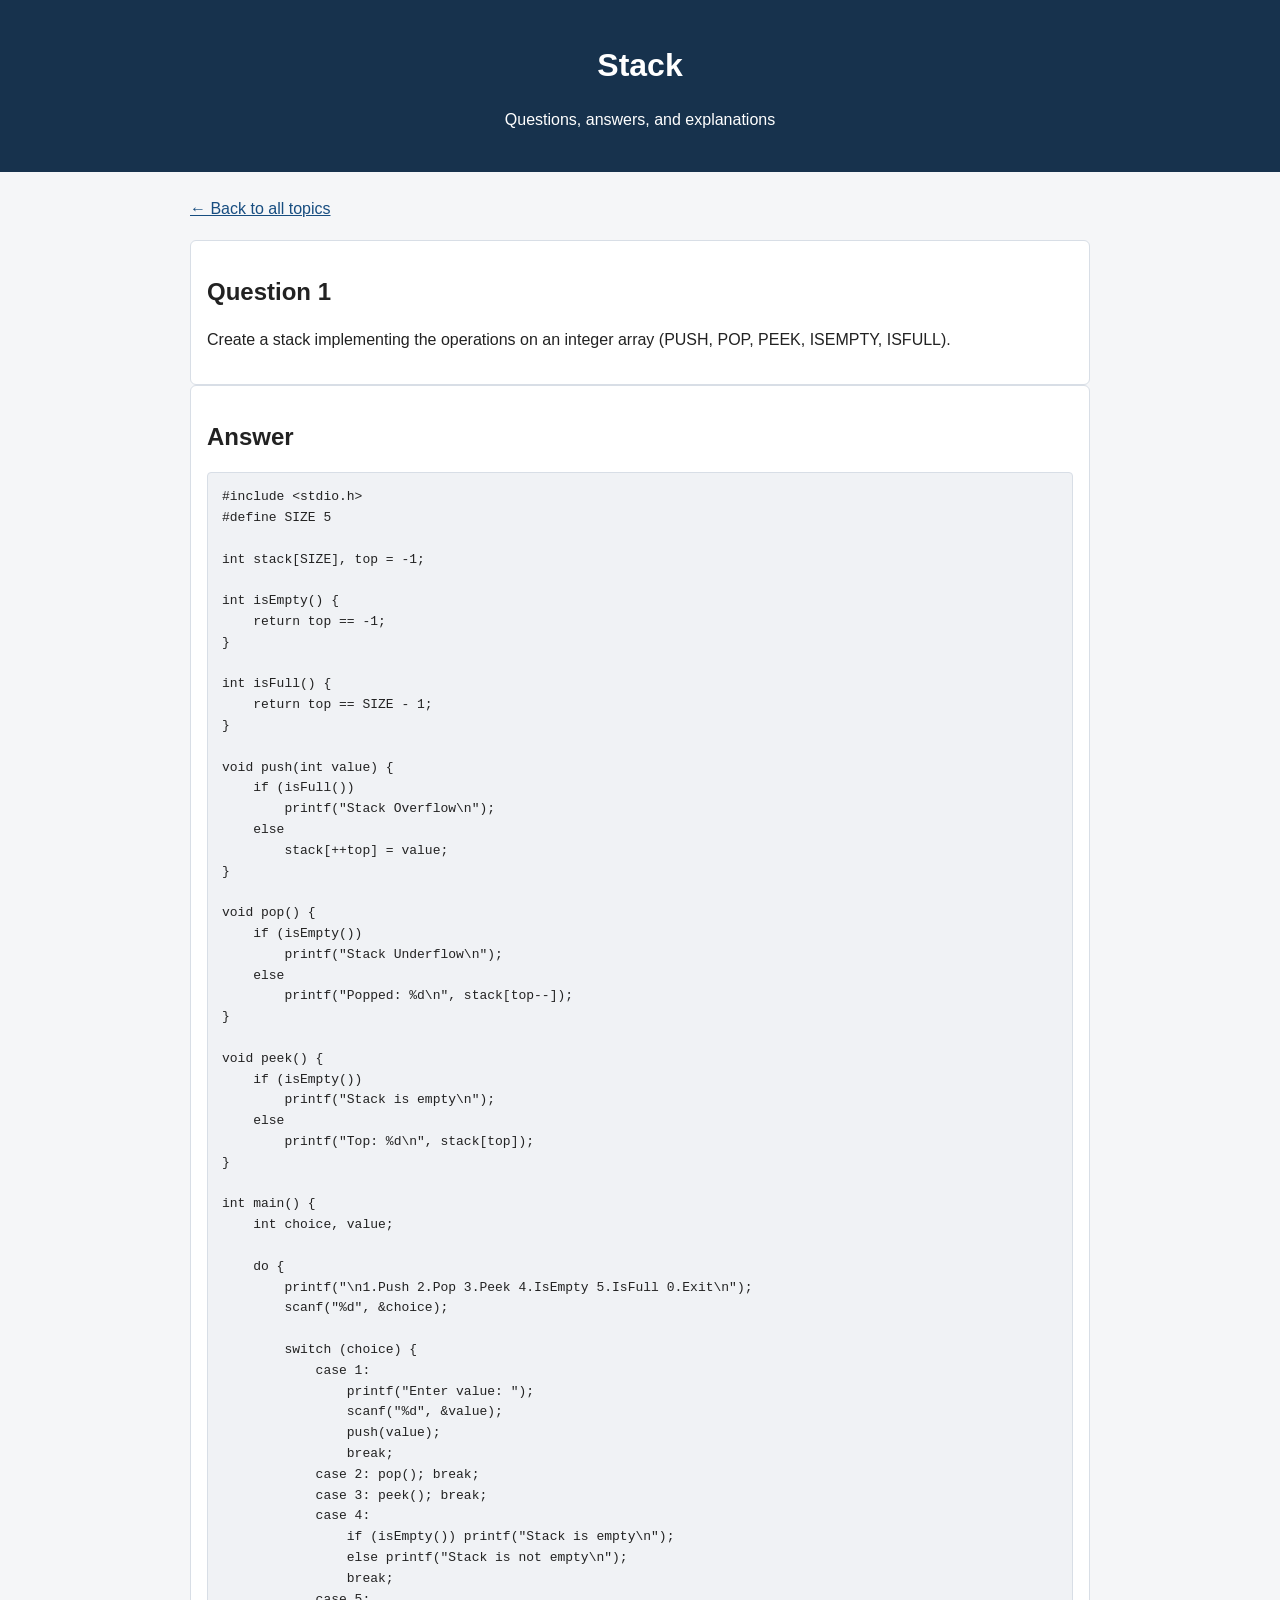
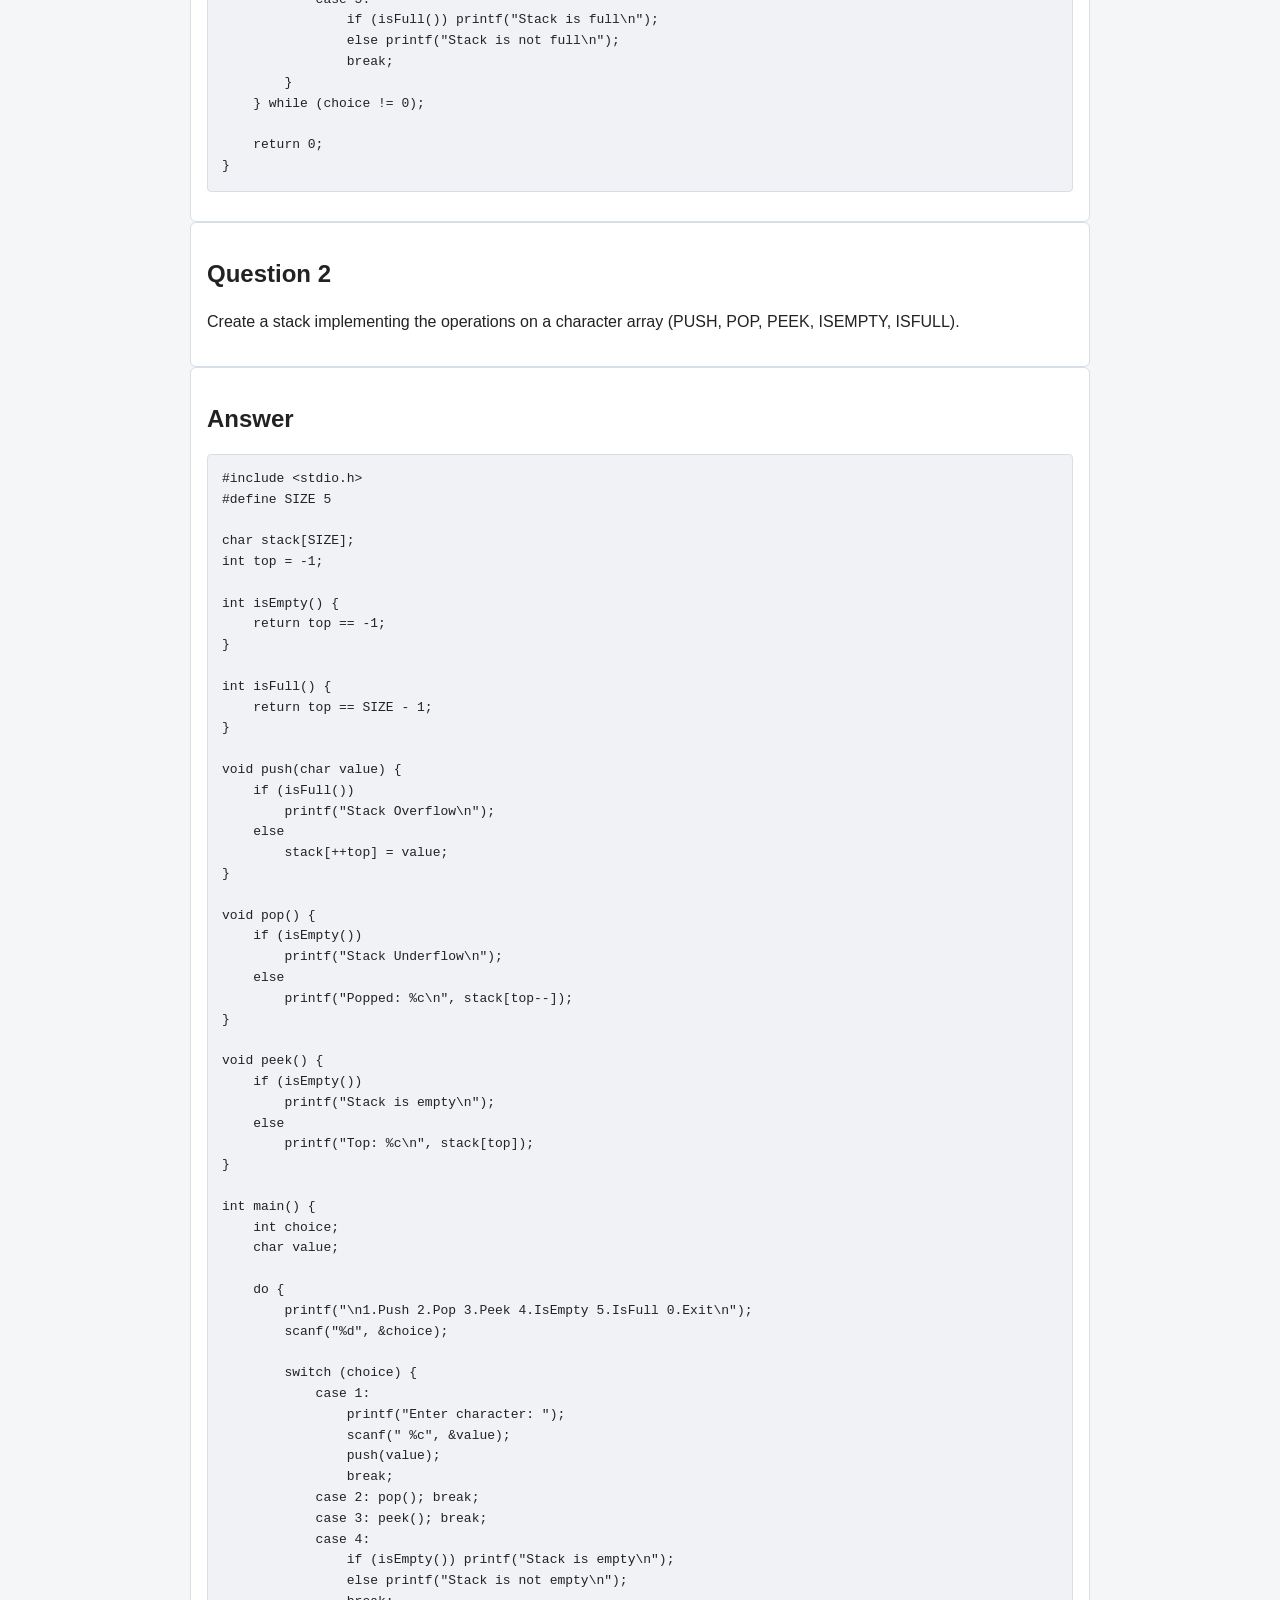
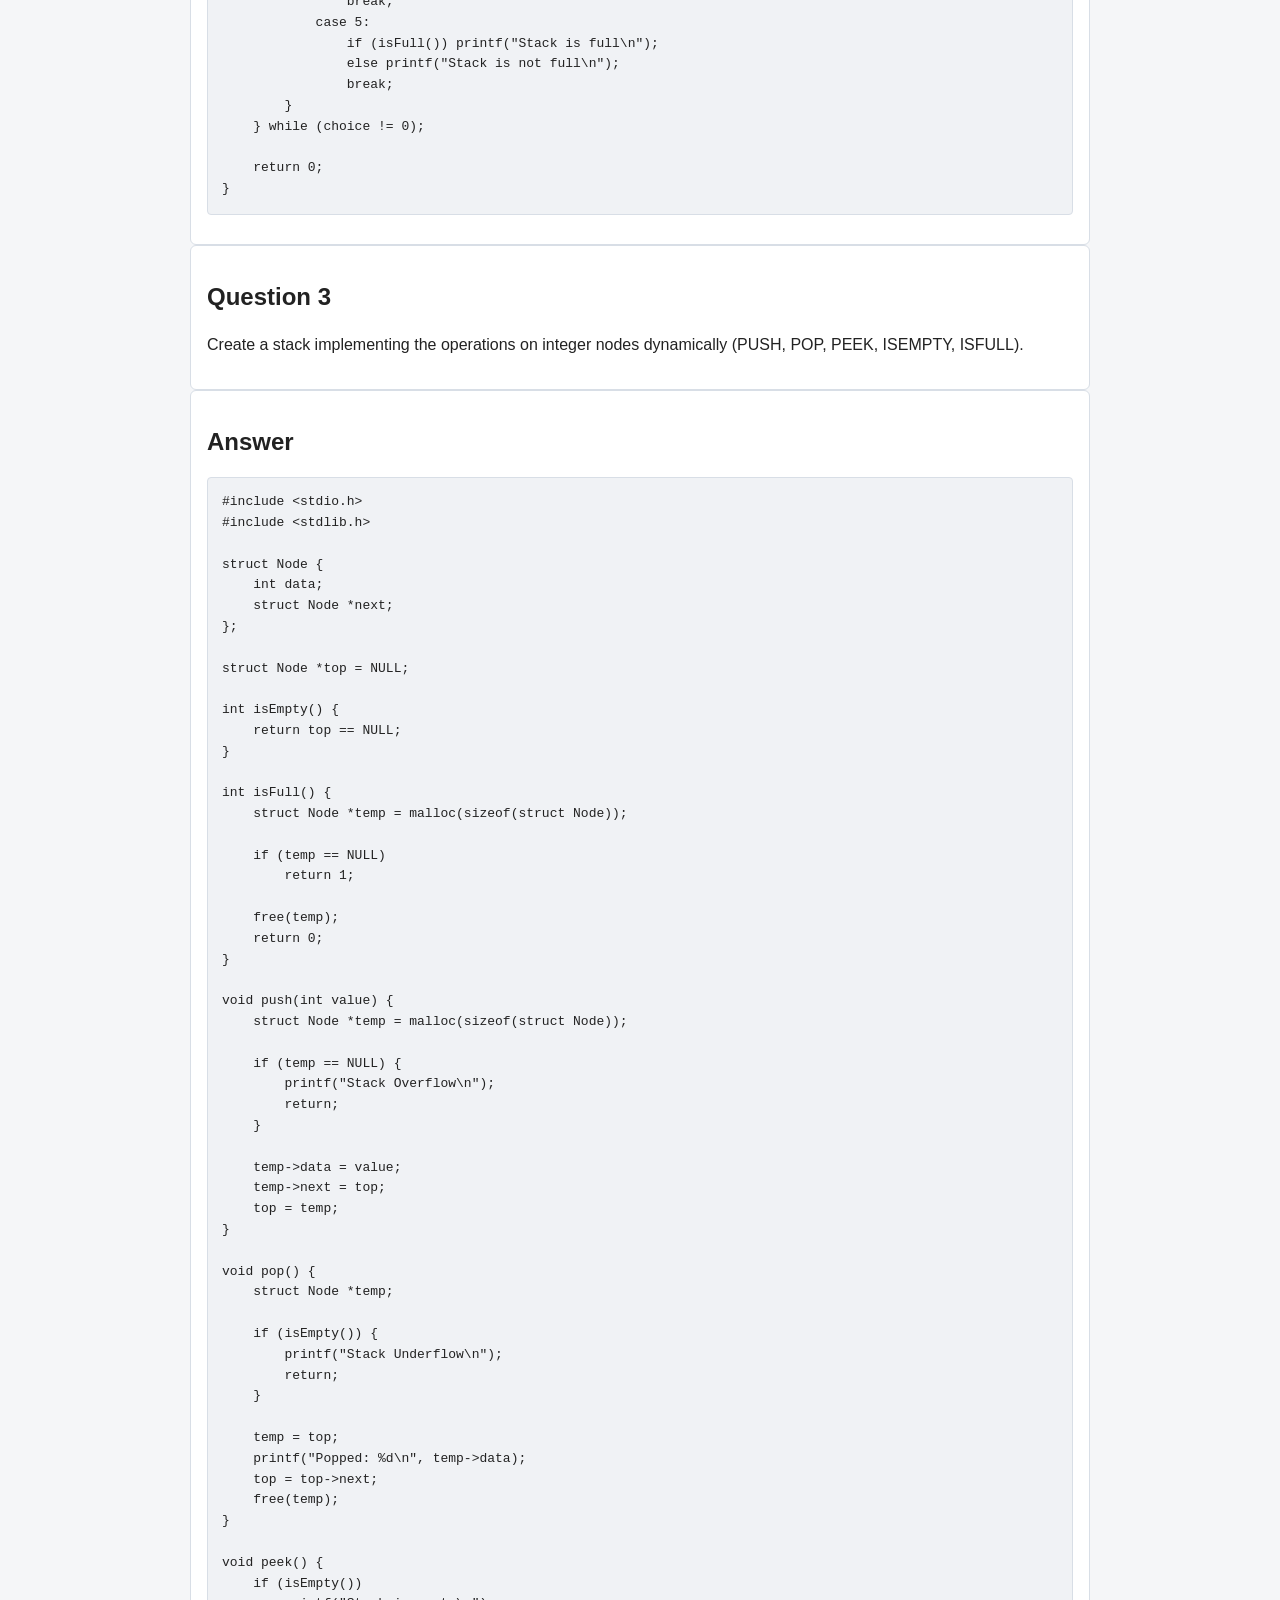
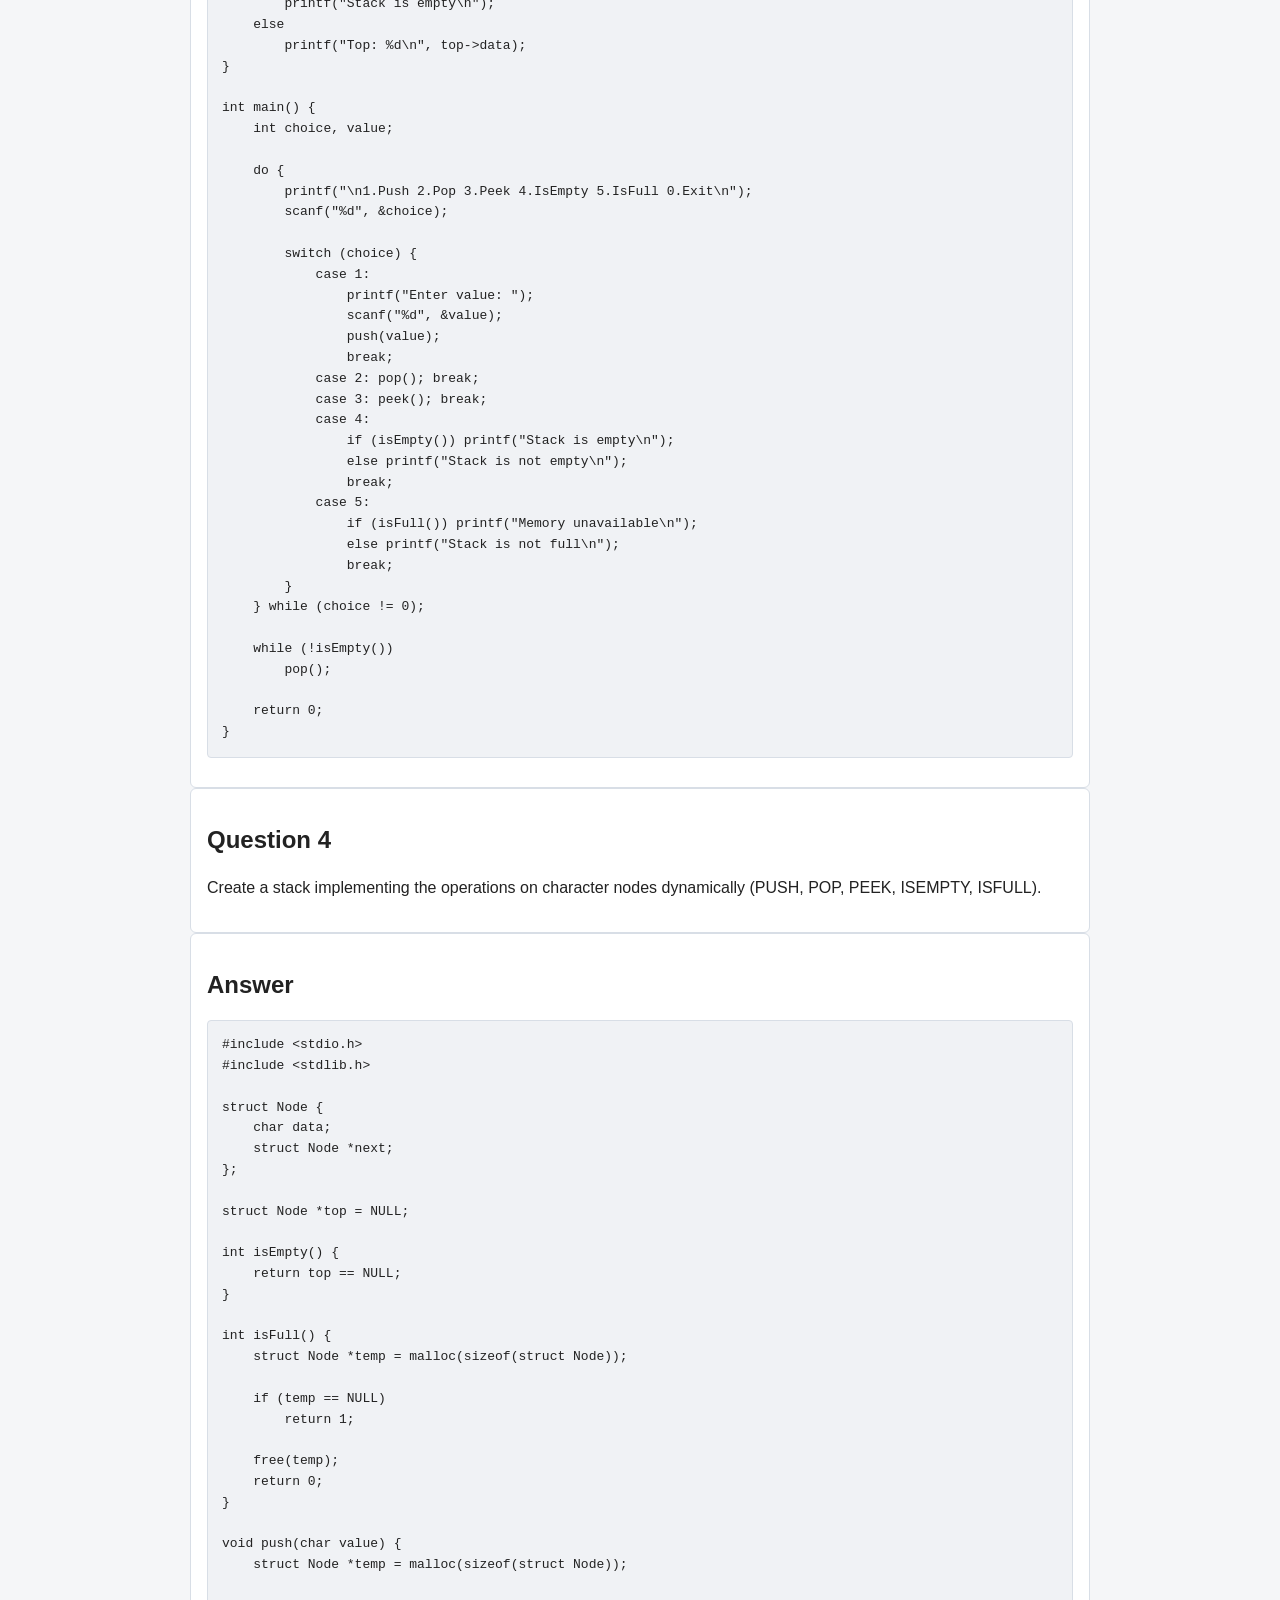
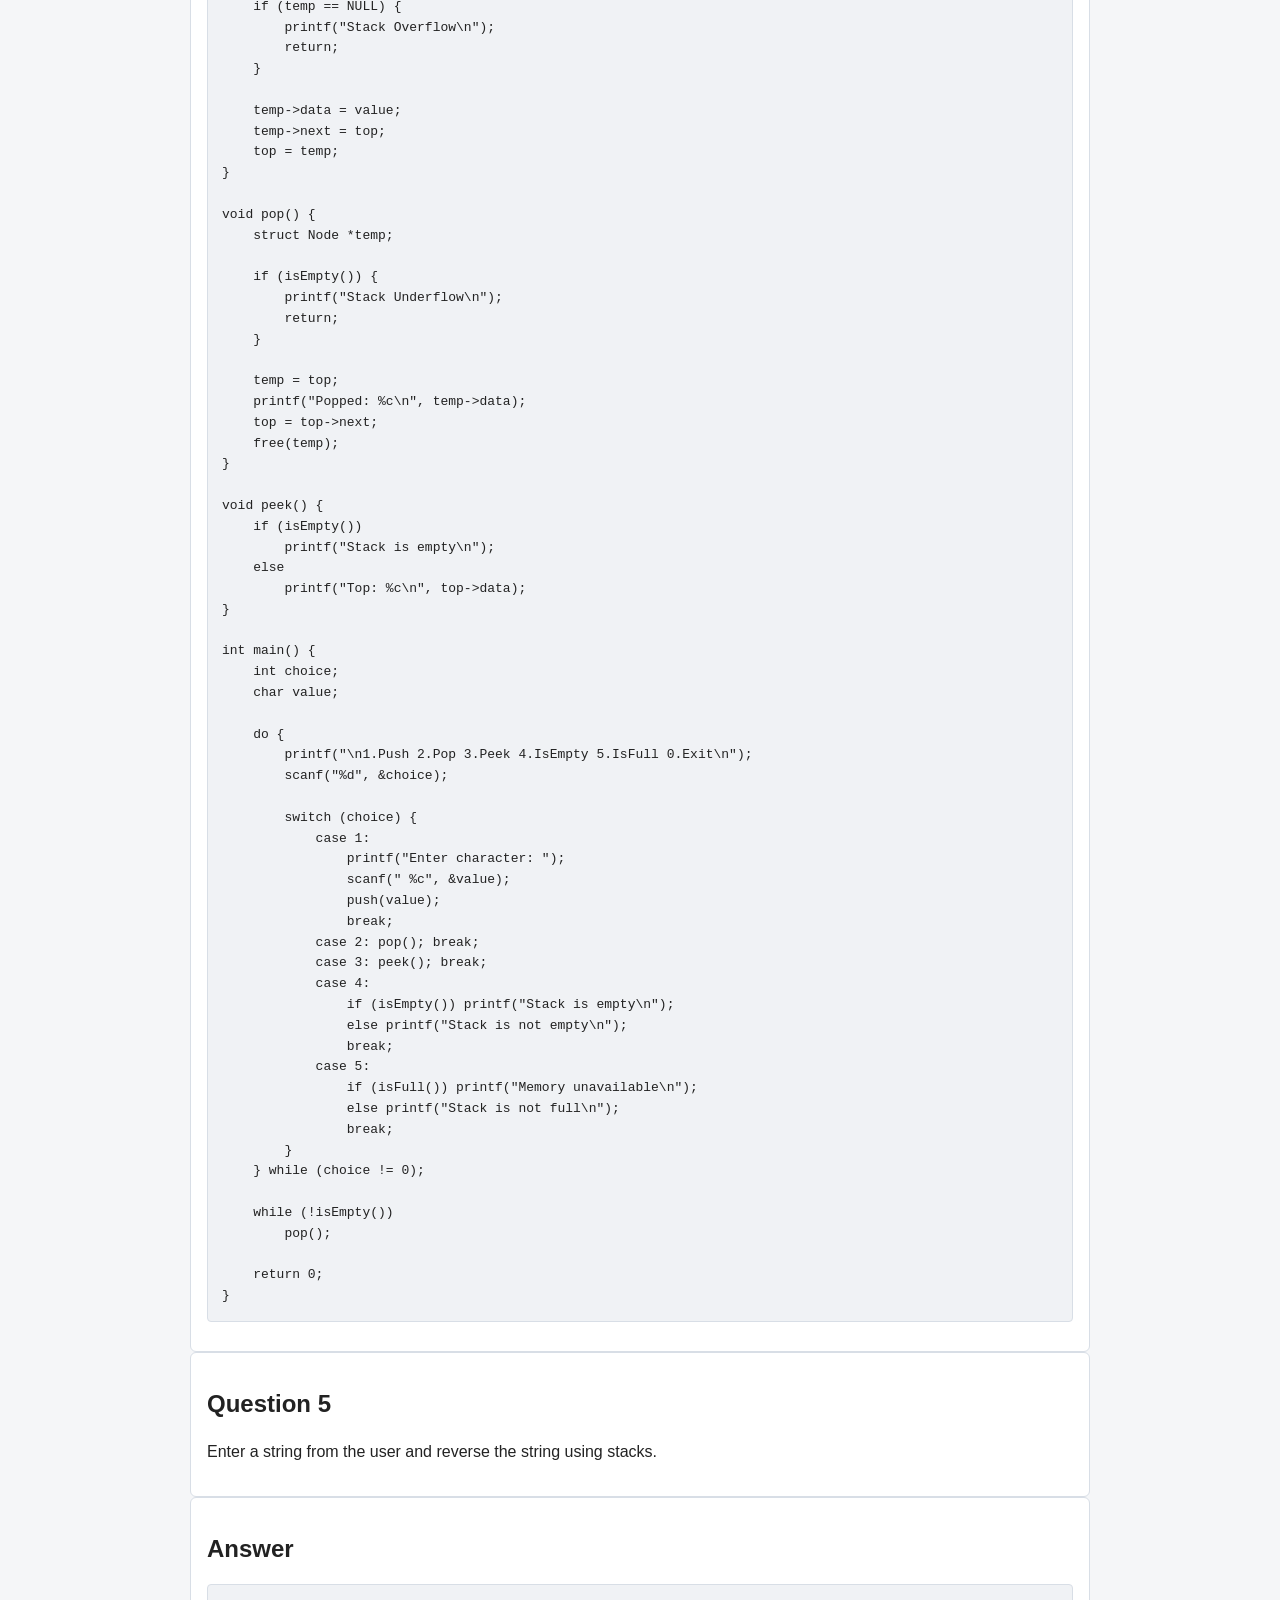
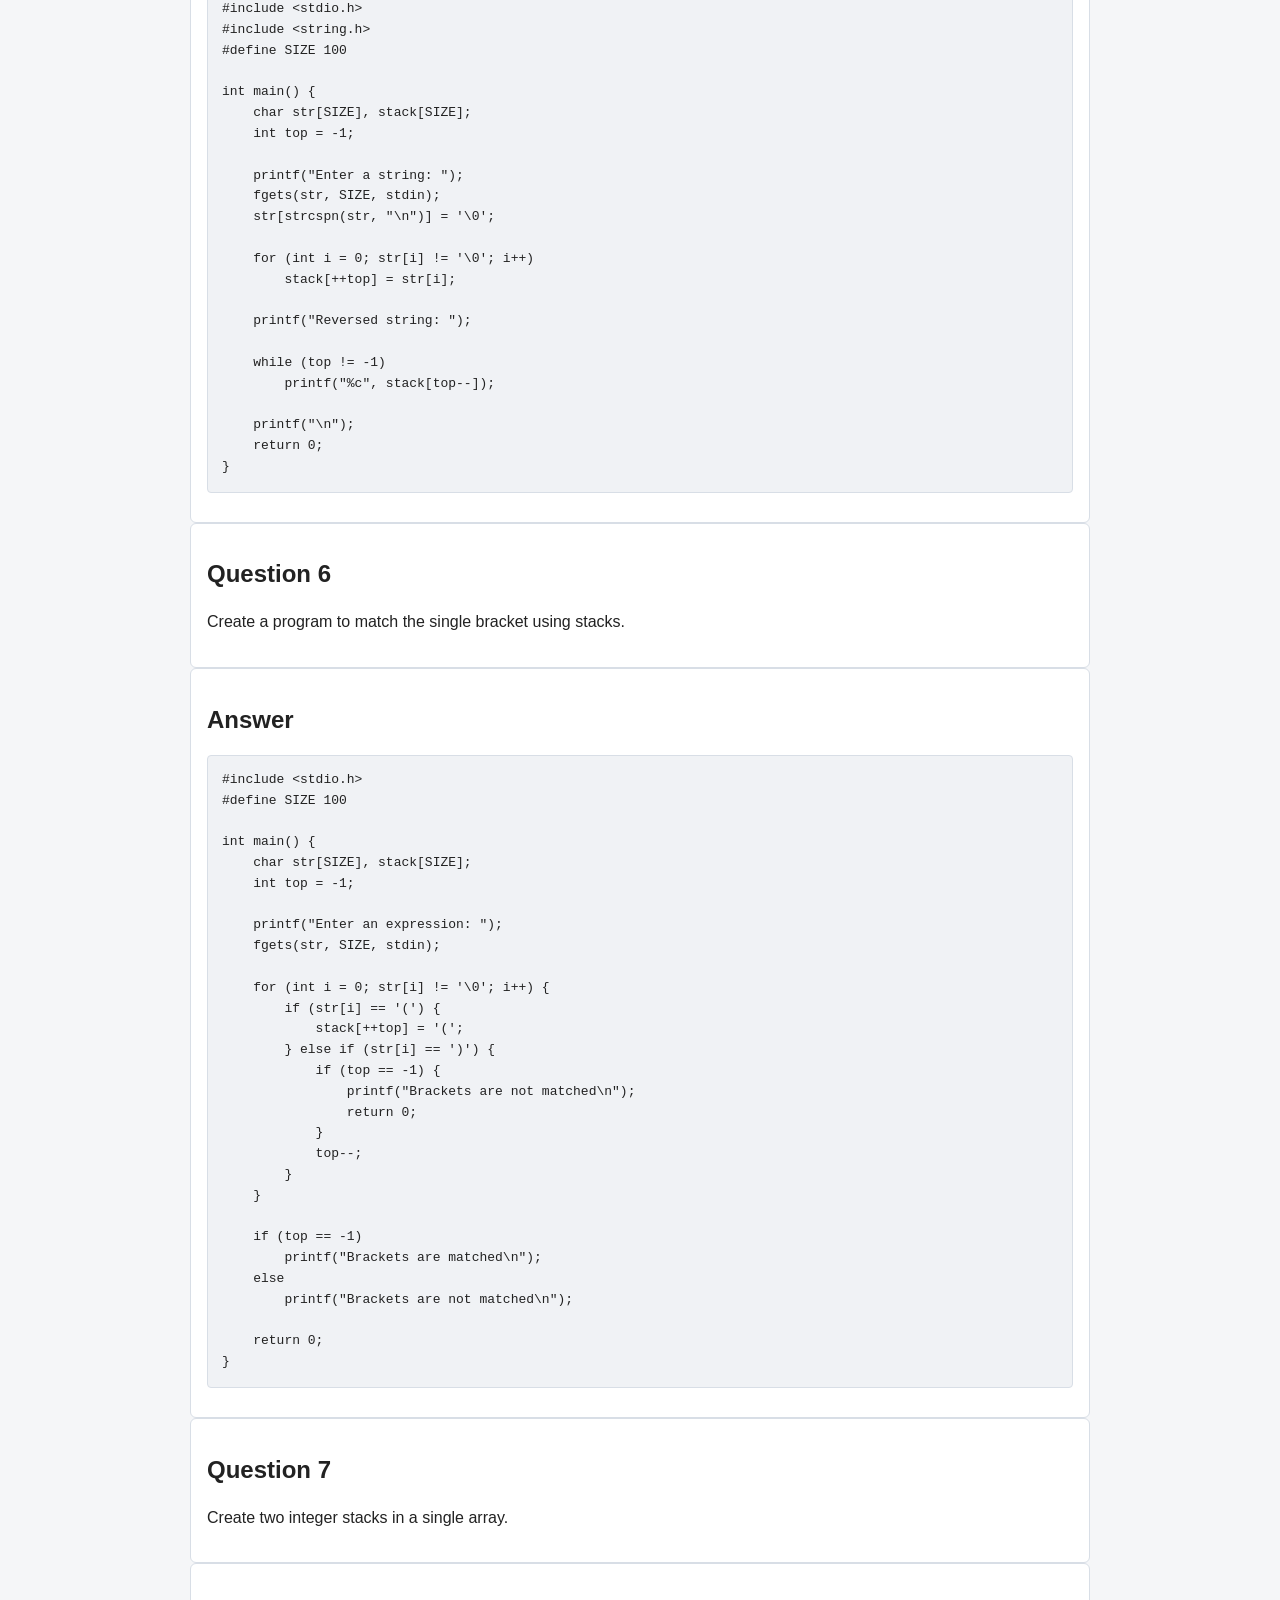
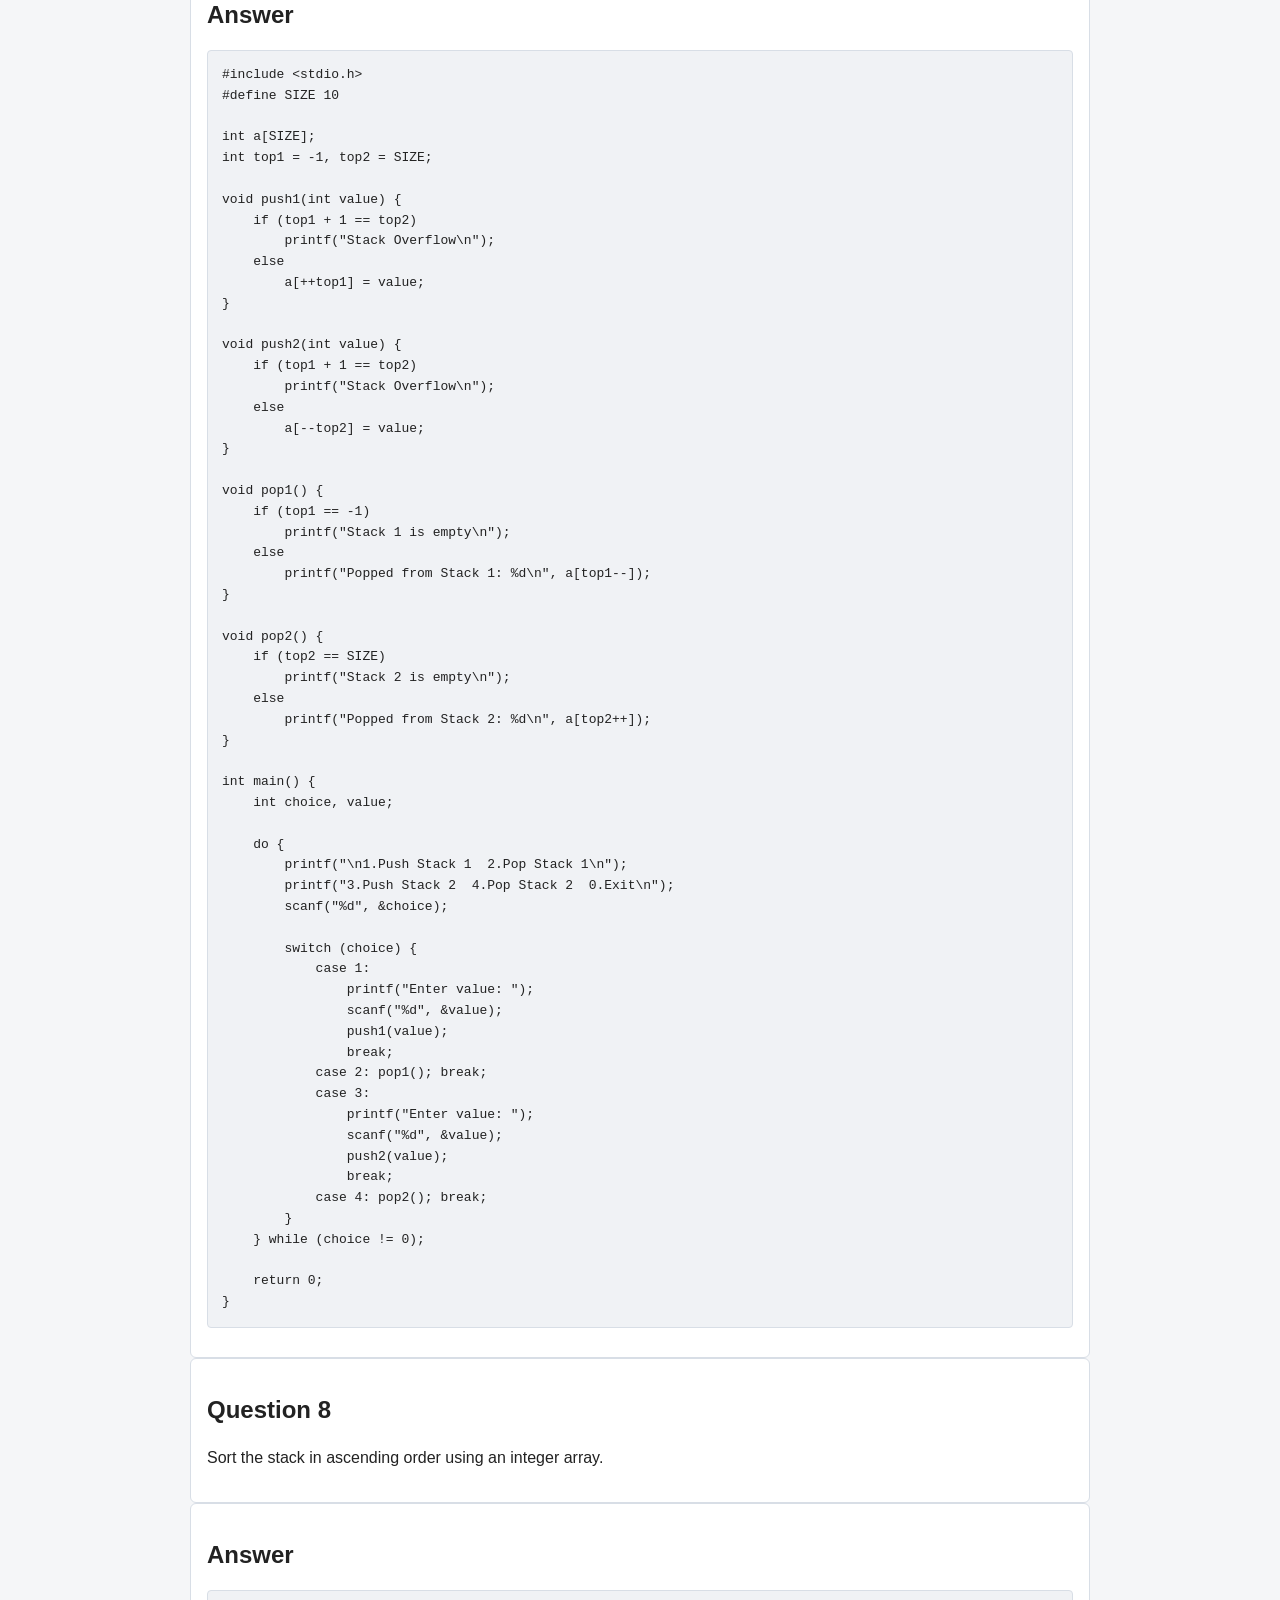
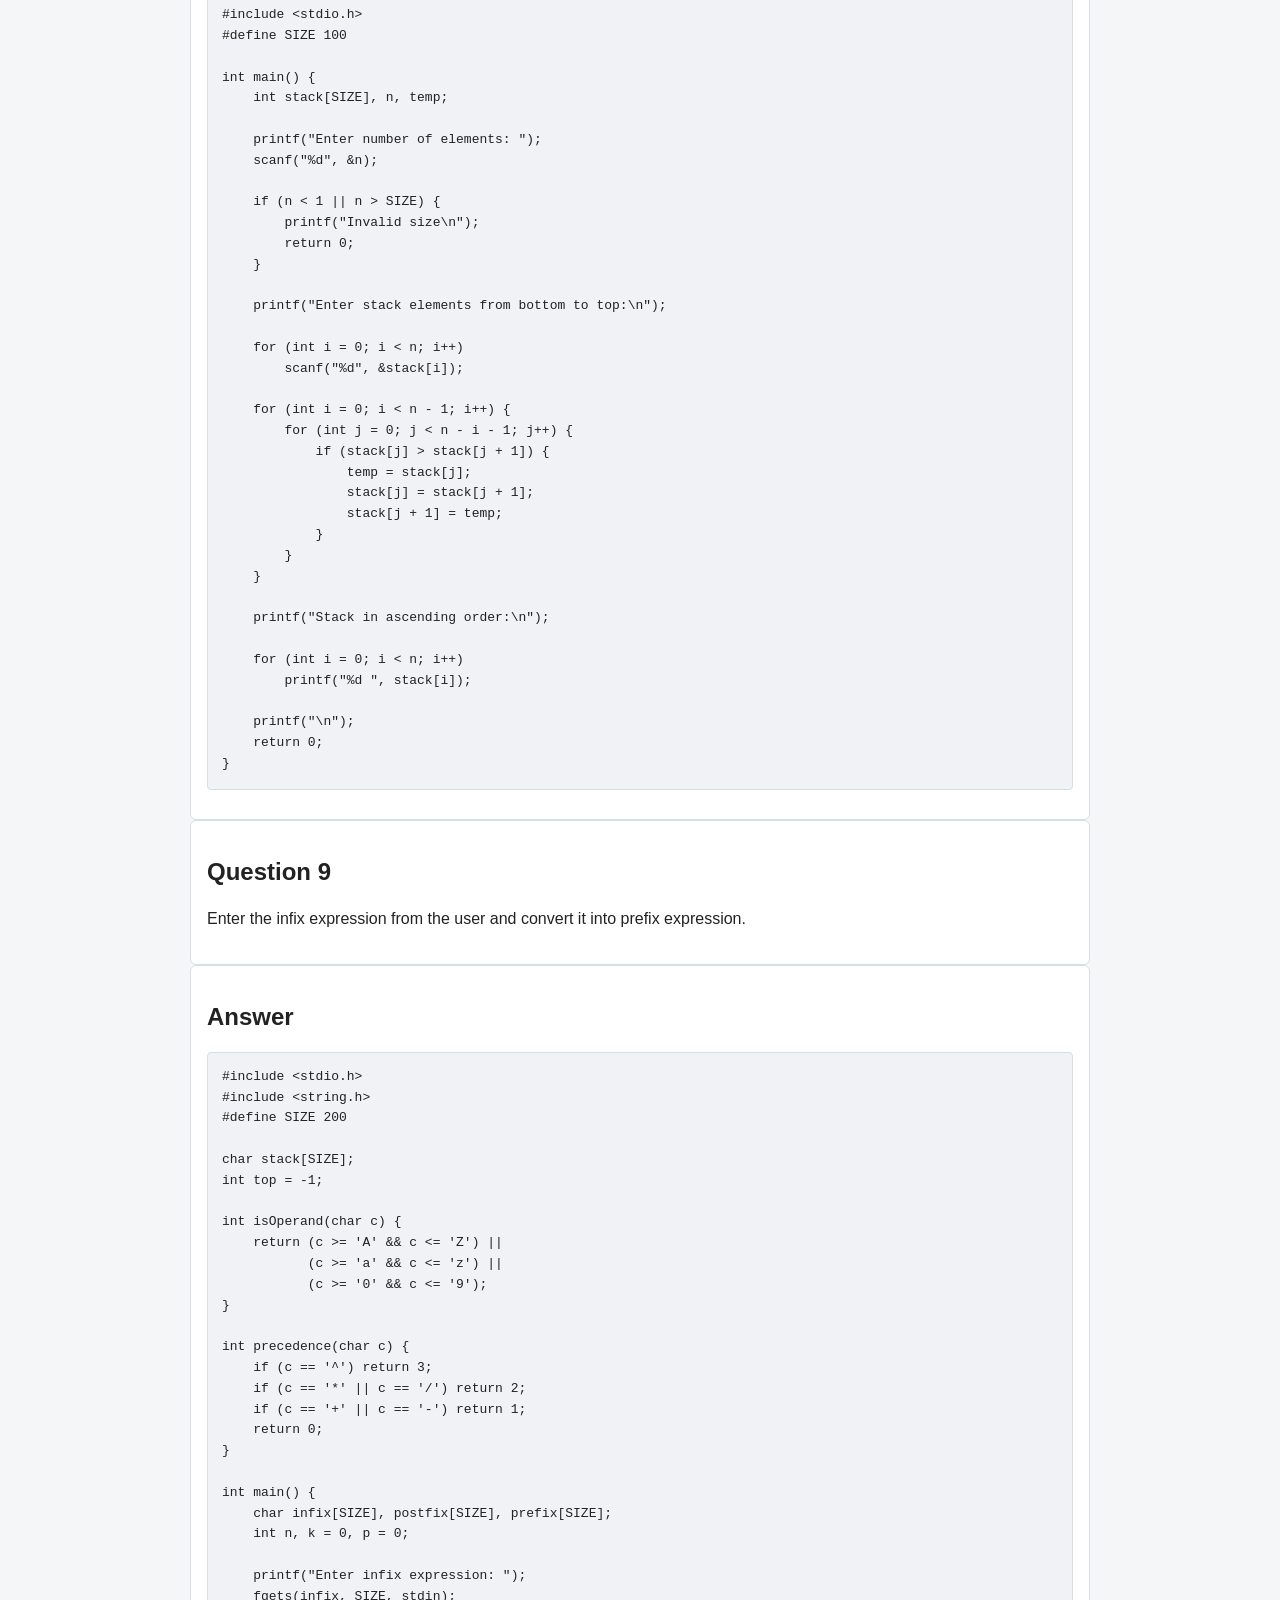
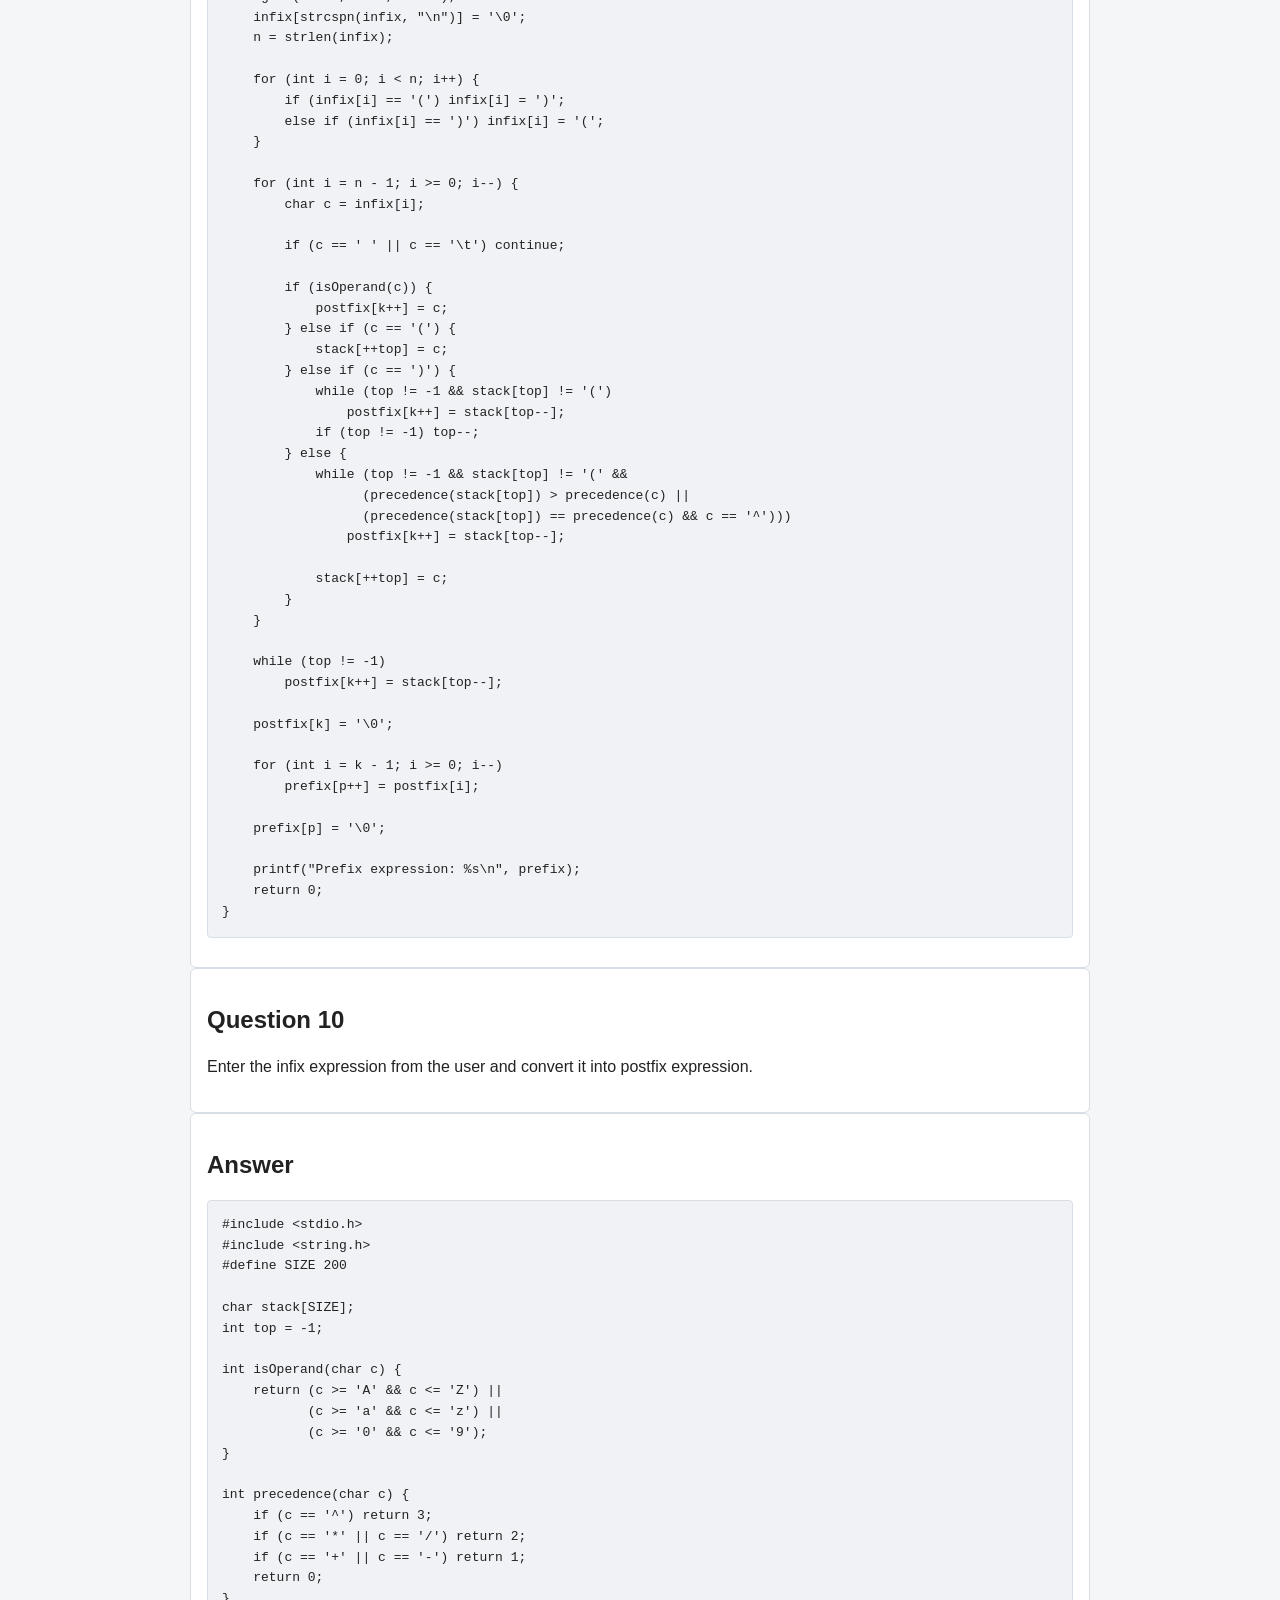
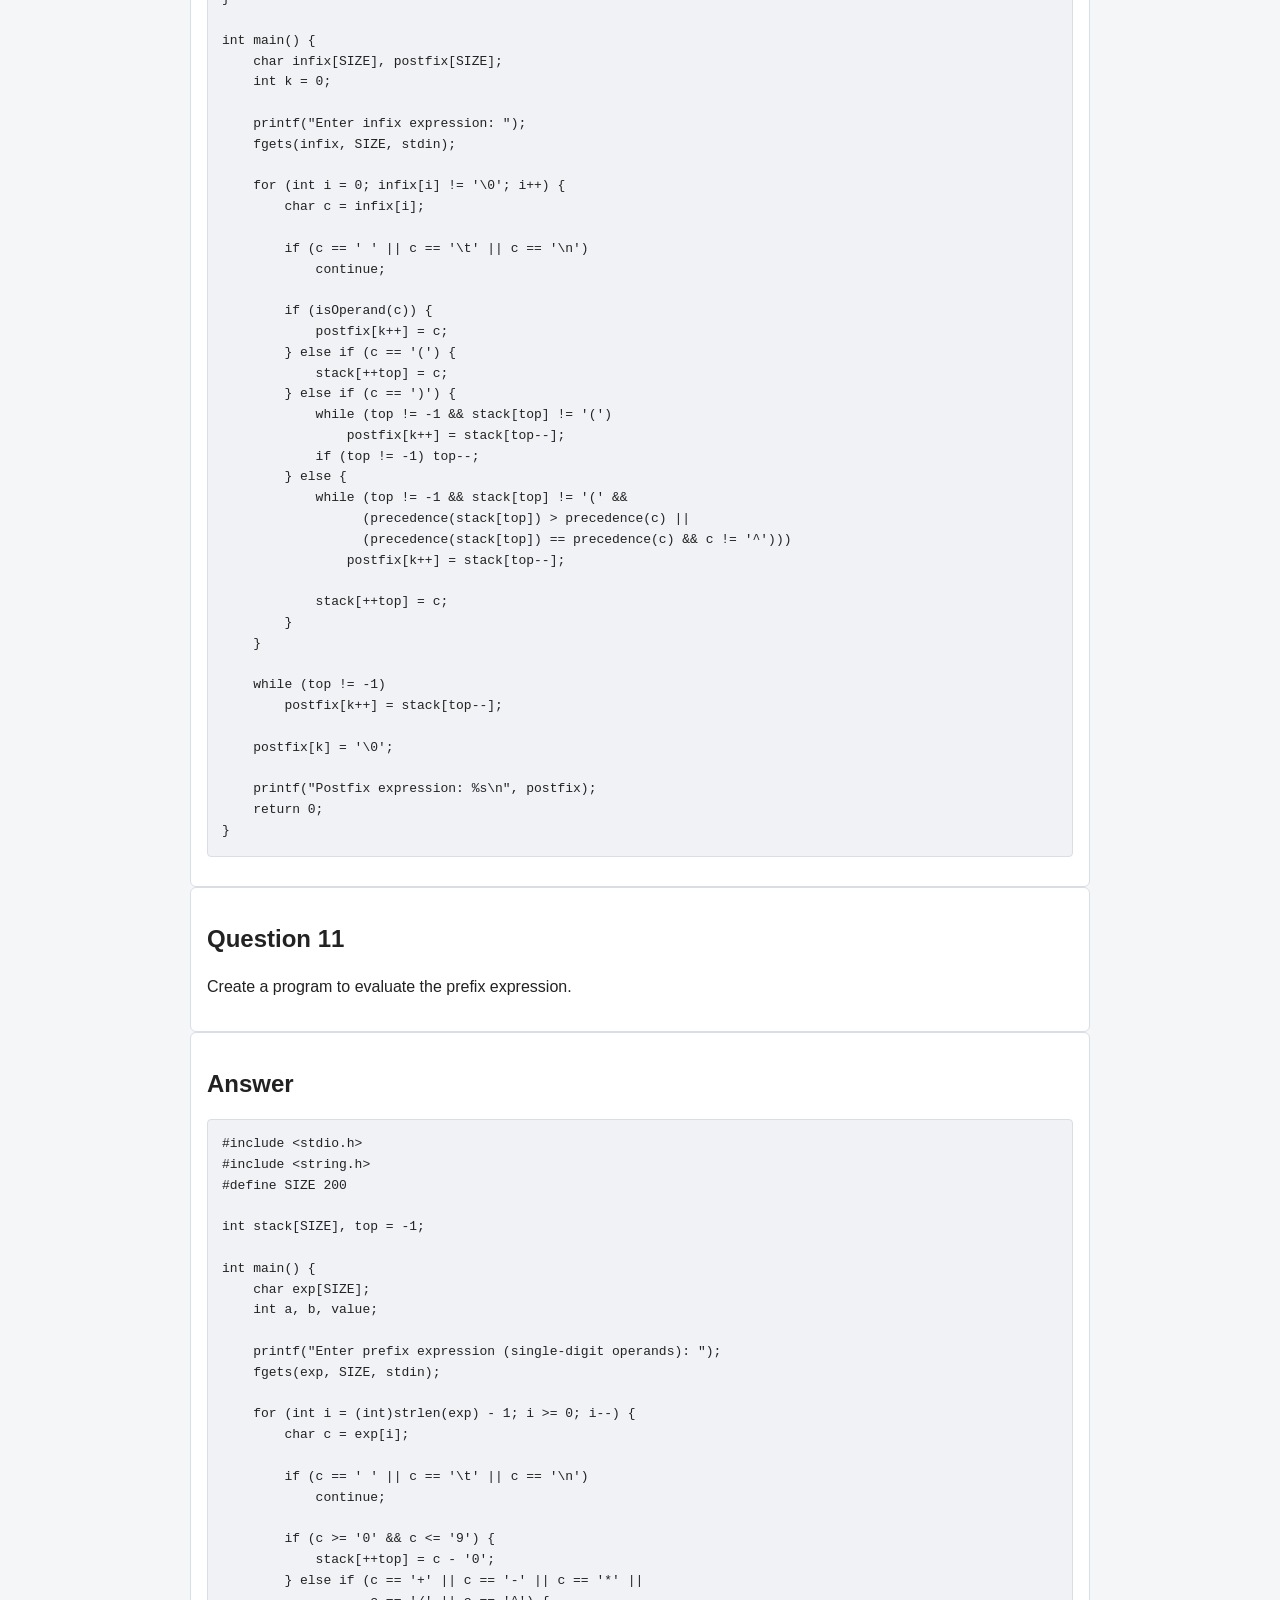
<file: stack/index.html>
<!DOCTYPE html>
<html lang="en">
<head>
    <meta charset="UTF-8">
    <meta name="viewport" content="width=device-width, initial-scale=1.0">
    <title>Stack - DSA Questions</title>
    <link rel="stylesheet" href="../style.css">
</head>
<body>
    <header>
        <h1>Stack</h1>
        <p>Questions, answers, and explanations</p>
    </header>
    <main>
        <a class="back" href="../index.html">← Back to all topics</a>
<section class="question">
    <h2>Question 1</h2>
    <p>Create a stack implementing the operations on an integer array (PUSH, POP, PEEK, ISEMPTY, ISFULL).</p>
</section>
<section class="answer">
    <h2>Answer</h2>
    <pre><code>#include &lt;stdio.h&gt;
#define SIZE 5

int stack[SIZE], top = -1;

int isEmpty() {
    return top == -1;
}

int isFull() {
    return top == SIZE - 1;
}

void push(int value) {
    if (isFull())
        printf("Stack Overflow\n");
    else
        stack[++top] = value;
}

void pop() {
    if (isEmpty())
        printf("Stack Underflow\n");
    else
        printf("Popped: %d\n", stack[top--]);
}

void peek() {
    if (isEmpty())
        printf("Stack is empty\n");
    else
        printf("Top: %d\n", stack[top]);
}

int main() {
    int choice, value;

    do {
        printf("\n1.Push 2.Pop 3.Peek 4.IsEmpty 5.IsFull 0.Exit\n");
        scanf("%d", &amp;choice);

        switch (choice) {
            case 1:
                printf("Enter value: ");
                scanf("%d", &amp;value);
                push(value);
                break;
            case 2: pop(); break;
            case 3: peek(); break;
            case 4:
                if (isEmpty()) printf("Stack is empty\n");
                else printf("Stack is not empty\n");
                break;
            case 5:
                if (isFull()) printf("Stack is full\n");
                else printf("Stack is not full\n");
                break;
        }
    } while (choice != 0);

    return 0;
}</code></pre>
</section>

<section class="question">
    <h2>Question 2</h2>
    <p>Create a stack implementing the operations on a character array (PUSH, POP, PEEK, ISEMPTY, ISFULL).</p>
</section>
<section class="answer">
    <h2>Answer</h2>
    <pre><code>#include &lt;stdio.h&gt;
#define SIZE 5

char stack[SIZE];
int top = -1;

int isEmpty() {
    return top == -1;
}

int isFull() {
    return top == SIZE - 1;
}

void push(char value) {
    if (isFull())
        printf("Stack Overflow\n");
    else
        stack[++top] = value;
}

void pop() {
    if (isEmpty())
        printf("Stack Underflow\n");
    else
        printf("Popped: %c\n", stack[top--]);
}

void peek() {
    if (isEmpty())
        printf("Stack is empty\n");
    else
        printf("Top: %c\n", stack[top]);
}

int main() {
    int choice;
    char value;

    do {
        printf("\n1.Push 2.Pop 3.Peek 4.IsEmpty 5.IsFull 0.Exit\n");
        scanf("%d", &amp;choice);

        switch (choice) {
            case 1:
                printf("Enter character: ");
                scanf(" %c", &amp;value);
                push(value);
                break;
            case 2: pop(); break;
            case 3: peek(); break;
            case 4:
                if (isEmpty()) printf("Stack is empty\n");
                else printf("Stack is not empty\n");
                break;
            case 5:
                if (isFull()) printf("Stack is full\n");
                else printf("Stack is not full\n");
                break;
        }
    } while (choice != 0);

    return 0;
}</code></pre>
</section>

<section class="question">
    <h2>Question 3</h2>
    <p>Create a stack implementing the operations on integer nodes dynamically (PUSH, POP, PEEK, ISEMPTY, ISFULL).</p>
</section>
<section class="answer">
    <h2>Answer</h2>
    <pre><code>#include &lt;stdio.h&gt;
#include &lt;stdlib.h&gt;

struct Node {
    int data;
    struct Node *next;
};

struct Node *top = NULL;

int isEmpty() {
    return top == NULL;
}

int isFull() {
    struct Node *temp = malloc(sizeof(struct Node));

    if (temp == NULL)
        return 1;

    free(temp);
    return 0;
}

void push(int value) {
    struct Node *temp = malloc(sizeof(struct Node));

    if (temp == NULL) {
        printf("Stack Overflow\n");
        return;
    }

    temp-&gt;data = value;
    temp-&gt;next = top;
    top = temp;
}

void pop() {
    struct Node *temp;

    if (isEmpty()) {
        printf("Stack Underflow\n");
        return;
    }

    temp = top;
    printf("Popped: %d\n", temp-&gt;data);
    top = top-&gt;next;
    free(temp);
}

void peek() {
    if (isEmpty())
        printf("Stack is empty\n");
    else
        printf("Top: %d\n", top-&gt;data);
}

int main() {
    int choice, value;

    do {
        printf("\n1.Push 2.Pop 3.Peek 4.IsEmpty 5.IsFull 0.Exit\n");
        scanf("%d", &amp;choice);

        switch (choice) {
            case 1:
                printf("Enter value: ");
                scanf("%d", &amp;value);
                push(value);
                break;
            case 2: pop(); break;
            case 3: peek(); break;
            case 4:
                if (isEmpty()) printf("Stack is empty\n");
                else printf("Stack is not empty\n");
                break;
            case 5:
                if (isFull()) printf("Memory unavailable\n");
                else printf("Stack is not full\n");
                break;
        }
    } while (choice != 0);

    while (!isEmpty())
        pop();

    return 0;
}</code></pre>
</section>

<section class="question">
    <h2>Question 4</h2>
    <p>Create a stack implementing the operations on character nodes dynamically (PUSH, POP, PEEK, ISEMPTY, ISFULL).</p>
</section>
<section class="answer">
    <h2>Answer</h2>
    <pre><code>#include &lt;stdio.h&gt;
#include &lt;stdlib.h&gt;

struct Node {
    char data;
    struct Node *next;
};

struct Node *top = NULL;

int isEmpty() {
    return top == NULL;
}

int isFull() {
    struct Node *temp = malloc(sizeof(struct Node));

    if (temp == NULL)
        return 1;

    free(temp);
    return 0;
}

void push(char value) {
    struct Node *temp = malloc(sizeof(struct Node));

    if (temp == NULL) {
        printf("Stack Overflow\n");
        return;
    }

    temp-&gt;data = value;
    temp-&gt;next = top;
    top = temp;
}

void pop() {
    struct Node *temp;

    if (isEmpty()) {
        printf("Stack Underflow\n");
        return;
    }

    temp = top;
    printf("Popped: %c\n", temp-&gt;data);
    top = top-&gt;next;
    free(temp);
}

void peek() {
    if (isEmpty())
        printf("Stack is empty\n");
    else
        printf("Top: %c\n", top-&gt;data);
}

int main() {
    int choice;
    char value;

    do {
        printf("\n1.Push 2.Pop 3.Peek 4.IsEmpty 5.IsFull 0.Exit\n");
        scanf("%d", &amp;choice);

        switch (choice) {
            case 1:
                printf("Enter character: ");
                scanf(" %c", &amp;value);
                push(value);
                break;
            case 2: pop(); break;
            case 3: peek(); break;
            case 4:
                if (isEmpty()) printf("Stack is empty\n");
                else printf("Stack is not empty\n");
                break;
            case 5:
                if (isFull()) printf("Memory unavailable\n");
                else printf("Stack is not full\n");
                break;
        }
    } while (choice != 0);

    while (!isEmpty())
        pop();

    return 0;
}</code></pre>
</section>

<section class="question">
    <h2>Question 5</h2>
    <p>Enter a string from the user and reverse the string using stacks.</p>
</section>
<section class="answer">
    <h2>Answer</h2>
    <pre><code>#include &lt;stdio.h&gt;
#include &lt;string.h&gt;
#define SIZE 100

int main() {
    char str[SIZE], stack[SIZE];
    int top = -1;

    printf("Enter a string: ");
    fgets(str, SIZE, stdin);
    str[strcspn(str, "\n")] = '\0';

    for (int i = 0; str[i] != '\0'; i++)
        stack[++top] = str[i];

    printf("Reversed string: ");

    while (top != -1)
        printf("%c", stack[top--]);

    printf("\n");
    return 0;
}</code></pre>
</section>

<section class="question">
    <h2>Question 6</h2>
    <p>Create a program to match the single bracket using stacks.</p>
</section>
<section class="answer">
    <h2>Answer</h2>
    <pre><code>#include &lt;stdio.h&gt;
#define SIZE 100

int main() {
    char str[SIZE], stack[SIZE];
    int top = -1;

    printf("Enter an expression: ");
    fgets(str, SIZE, stdin);

    for (int i = 0; str[i] != '\0'; i++) {
        if (str[i] == '(') {
            stack[++top] = '(';
        } else if (str[i] == ')') {
            if (top == -1) {
                printf("Brackets are not matched\n");
                return 0;
            }
            top--;
        }
    }

    if (top == -1)
        printf("Brackets are matched\n");
    else
        printf("Brackets are not matched\n");

    return 0;
}</code></pre>
</section>

<section class="question">
    <h2>Question 7</h2>
    <p>Create two integer stacks in a single array.</p>
</section>
<section class="answer">
    <h2>Answer</h2>
    <pre><code>#include &lt;stdio.h&gt;
#define SIZE 10

int a[SIZE];
int top1 = -1, top2 = SIZE;

void push1(int value) {
    if (top1 + 1 == top2)
        printf("Stack Overflow\n");
    else
        a[++top1] = value;
}

void push2(int value) {
    if (top1 + 1 == top2)
        printf("Stack Overflow\n");
    else
        a[--top2] = value;
}

void pop1() {
    if (top1 == -1)
        printf("Stack 1 is empty\n");
    else
        printf("Popped from Stack 1: %d\n", a[top1--]);
}

void pop2() {
    if (top2 == SIZE)
        printf("Stack 2 is empty\n");
    else
        printf("Popped from Stack 2: %d\n", a[top2++]);
}

int main() {
    int choice, value;

    do {
        printf("\n1.Push Stack 1  2.Pop Stack 1\n");
        printf("3.Push Stack 2  4.Pop Stack 2  0.Exit\n");
        scanf("%d", &amp;choice);

        switch (choice) {
            case 1:
                printf("Enter value: ");
                scanf("%d", &amp;value);
                push1(value);
                break;
            case 2: pop1(); break;
            case 3:
                printf("Enter value: ");
                scanf("%d", &amp;value);
                push2(value);
                break;
            case 4: pop2(); break;
        }
    } while (choice != 0);

    return 0;
}</code></pre>
</section>

<section class="question">
    <h2>Question 8</h2>
    <p>Sort the stack in ascending order using an integer array.</p>
</section>
<section class="answer">
    <h2>Answer</h2>
    <pre><code>#include &lt;stdio.h&gt;
#define SIZE 100

int main() {
    int stack[SIZE], n, temp;

    printf("Enter number of elements: ");
    scanf("%d", &amp;n);

    if (n &lt; 1 || n &gt; SIZE) {
        printf("Invalid size\n");
        return 0;
    }

    printf("Enter stack elements from bottom to top:\n");

    for (int i = 0; i &lt; n; i++)
        scanf("%d", &amp;stack[i]);

    for (int i = 0; i &lt; n - 1; i++) {
        for (int j = 0; j &lt; n - i - 1; j++) {
            if (stack[j] &gt; stack[j + 1]) {
                temp = stack[j];
                stack[j] = stack[j + 1];
                stack[j + 1] = temp;
            }
        }
    }

    printf("Stack in ascending order:\n");

    for (int i = 0; i &lt; n; i++)
        printf("%d ", stack[i]);

    printf("\n");
    return 0;
}</code></pre>
</section>

<section class="question">
    <h2>Question 9</h2>
    <p>Enter the infix expression from the user and convert it into prefix expression.</p>
</section>
<section class="answer">
    <h2>Answer</h2>
    <pre><code>#include &lt;stdio.h&gt;
#include &lt;string.h&gt;
#define SIZE 200

char stack[SIZE];
int top = -1;

int isOperand(char c) {
    return (c &gt;= 'A' &amp;&amp; c &lt;= 'Z') ||
           (c &gt;= 'a' &amp;&amp; c &lt;= 'z') ||
           (c &gt;= '0' &amp;&amp; c &lt;= '9');
}

int precedence(char c) {
    if (c == '^') return 3;
    if (c == '*' || c == '/') return 2;
    if (c == '+' || c == '-') return 1;
    return 0;
}

int main() {
    char infix[SIZE], postfix[SIZE], prefix[SIZE];
    int n, k = 0, p = 0;

    printf("Enter infix expression: ");
    fgets(infix, SIZE, stdin);
    infix[strcspn(infix, "\n")] = '\0';
    n = strlen(infix);

    for (int i = 0; i &lt; n; i++) {
        if (infix[i] == '(') infix[i] = ')';
        else if (infix[i] == ')') infix[i] = '(';
    }

    for (int i = n - 1; i &gt;= 0; i--) {
        char c = infix[i];

        if (c == ' ' || c == '\t') continue;

        if (isOperand(c)) {
            postfix[k++] = c;
        } else if (c == '(') {
            stack[++top] = c;
        } else if (c == ')') {
            while (top != -1 &amp;&amp; stack[top] != '(')
                postfix[k++] = stack[top--];
            if (top != -1) top--;
        } else {
            while (top != -1 &amp;&amp; stack[top] != '(' &amp;&amp;
                  (precedence(stack[top]) &gt; precedence(c) ||
                  (precedence(stack[top]) == precedence(c) &amp;&amp; c == '^')))
                postfix[k++] = stack[top--];

            stack[++top] = c;
        }
    }

    while (top != -1)
        postfix[k++] = stack[top--];

    postfix[k] = '\0';

    for (int i = k - 1; i &gt;= 0; i--)
        prefix[p++] = postfix[i];

    prefix[p] = '\0';

    printf("Prefix expression: %s\n", prefix);
    return 0;
}</code></pre>
</section>

<section class="question">
    <h2>Question 10</h2>
    <p>Enter the infix expression from the user and convert it into postfix expression.</p>
</section>
<section class="answer">
    <h2>Answer</h2>
    <pre><code>#include &lt;stdio.h&gt;
#include &lt;string.h&gt;
#define SIZE 200

char stack[SIZE];
int top = -1;

int isOperand(char c) {
    return (c &gt;= 'A' &amp;&amp; c &lt;= 'Z') ||
           (c &gt;= 'a' &amp;&amp; c &lt;= 'z') ||
           (c &gt;= '0' &amp;&amp; c &lt;= '9');
}

int precedence(char c) {
    if (c == '^') return 3;
    if (c == '*' || c == '/') return 2;
    if (c == '+' || c == '-') return 1;
    return 0;
}

int main() {
    char infix[SIZE], postfix[SIZE];
    int k = 0;

    printf("Enter infix expression: ");
    fgets(infix, SIZE, stdin);

    for (int i = 0; infix[i] != '\0'; i++) {
        char c = infix[i];

        if (c == ' ' || c == '\t' || c == '\n')
            continue;

        if (isOperand(c)) {
            postfix[k++] = c;
        } else if (c == '(') {
            stack[++top] = c;
        } else if (c == ')') {
            while (top != -1 &amp;&amp; stack[top] != '(')
                postfix[k++] = stack[top--];
            if (top != -1) top--;
        } else {
            while (top != -1 &amp;&amp; stack[top] != '(' &amp;&amp;
                  (precedence(stack[top]) &gt; precedence(c) ||
                  (precedence(stack[top]) == precedence(c) &amp;&amp; c != '^')))
                postfix[k++] = stack[top--];

            stack[++top] = c;
        }
    }

    while (top != -1)
        postfix[k++] = stack[top--];

    postfix[k] = '\0';

    printf("Postfix expression: %s\n", postfix);
    return 0;
}</code></pre>
</section>

<section class="question">
    <h2>Question 11</h2>
    <p>Create a program to evaluate the prefix expression.</p>
</section>
<section class="answer">
    <h2>Answer</h2>
    <pre><code>#include &lt;stdio.h&gt;
#include &lt;string.h&gt;
#define SIZE 200

int stack[SIZE], top = -1;

int main() {
    char exp[SIZE];
    int a, b, value;

    printf("Enter prefix expression (single-digit operands): ");
    fgets(exp, SIZE, stdin);

    for (int i = (int)strlen(exp) - 1; i &gt;= 0; i--) {
        char c = exp[i];

        if (c == ' ' || c == '\t' || c == '\n')
            continue;

        if (c &gt;= '0' &amp;&amp; c &lt;= '9') {
            stack[++top] = c - '0';
        } else if (c == '+' || c == '-' || c == '*' ||
                   c == '/' || c == '^') {
            if (top &lt; 1) {
                printf("Invalid expression\n");
                return 0;
            }

            a = stack[top--];
            b = stack[top--];

            switch (c) {
                case '+': value = a + b; break;
                case '-': value = a - b; break;
                case '*': value = a * b; break;
                case '/':
                    if (b == 0) {
                        printf("Division by zero\n");
                        return 0;
                    }
                    value = a / b;
                    break;
                case '^':
                    if (b &lt; 0) {
                        printf("Negative exponent not supported\n");
                        return 0;
                    }
                    value = 1;
                    for (int j = 0; j &lt; b; j++)
                        value *= a;
                    break;
                default: return 0;
            }

            stack[++top] = value;
        } else {
            printf("Invalid character\n");
            return 0;
        }
    }

    if (top != 0)
        printf("Invalid expression\n");
    else
        printf("Result: %d\n", stack[top]);

    return 0;
}</code></pre>
</section>

<section class="question">
    <h2>Question 12</h2>
    <p>Create a program to evaluate the postfix expression.</p>
</section>
<section class="answer">
    <h2>Answer</h2>
    <pre><code>#include &lt;stdio.h&gt;
#include &lt;string.h&gt;
#define SIZE 200

int stack[SIZE], top = -1;

int main() {
    char exp[SIZE];
    int a, b, value;

    printf("Enter postfix expression (single-digit operands): ");
    fgets(exp, SIZE, stdin);

    for (int i = 0; exp[i] != '\0'; i++) {
        char c = exp[i];

        if (c == ' ' || c == '\t' || c == '\n')
            continue;

        if (c &gt;= '0' &amp;&amp; c &lt;= '9') {
            stack[++top] = c - '0';
        } else if (c == '+' || c == '-' || c == '*' ||
                   c == '/' || c == '^') {
            if (top &lt; 1) {
                printf("Invalid expression\n");
                return 0;
            }

            b = stack[top--];
            a = stack[top--];

            switch (c) {
                case '+': value = a + b; break;
                case '-': value = a - b; break;
                case '*': value = a * b; break;
                case '/':
                    if (b == 0) {
                        printf("Division by zero\n");
                        return 0;
                    }
                    value = a / b;
                    break;
                case '^':
                    if (b &lt; 0) {
                        printf("Negative exponent not supported\n");
                        return 0;
                    }
                    value = 1;
                    for (int j = 0; j &lt; b; j++)
                        value *= a;
                    break;
                default: return 0;
            }

            stack[++top] = value;
        } else {
            printf("Invalid character\n");
            return 0;
        }
    }

    if (top != 0)
        printf("Invalid expression\n");
    else
        printf("Result: %d\n", stack[top]);

    return 0;
}</code></pre>
</section>

<section class="question">
    <h2>Question 13</h2>
    <p>Implement the Tower of Hanoi using stacks.</p>
</section>
<section class="answer">
    <h2>Answer</h2>
    <pre><code>#include &lt;stdio.h&gt;
#define SIZE 100

struct Stack {
    int disks[SIZE];
    int top;
    char name;
};

void push(struct Stack *s, int disk) {
    if (s-&gt;top &lt; SIZE - 1)
        s-&gt;disks[++s-&gt;top] = disk;
}

int pop(struct Stack *s) {
    if (s-&gt;top == -1)
        return 0;
    return s-&gt;disks[s-&gt;top--];
}

void moveDisk(struct Stack *from, struct Stack *to) {
    int d1 = pop(from);
    int d2 = pop(to);

    if (d1 == 0) {
        push(from, d2);
        printf("Move disk %d from %c to %c\n",
               d2, to-&gt;name, from-&gt;name);
    } else if (d2 == 0) {
        push(to, d1);
        printf("Move disk %d from %c to %c\n",
               d1, from-&gt;name, to-&gt;name);
    } else if (d1 &gt; d2) {
        push(from, d1);
        push(from, d2);
        printf("Move disk %d from %c to %c\n",
               d2, to-&gt;name, from-&gt;name);
    } else {
        push(to, d2);
        push(to, d1);
        printf("Move disk %d from %c to %c\n",
               d1, from-&gt;name, to-&gt;name);
    }
}

int main() {
    int n, totalMoves;
    struct Stack source = {{0}, -1, 'A'};
    struct Stack auxiliary = {{0}, -1, 'B'};
    struct Stack destination = {{0}, -1, 'C'};

    printf("Enter number of disks (1-20): ");
    scanf("%d", &amp;n);

    if (n &lt; 1 || n &gt; 20) {
        printf("Invalid number of disks\n");
        return 0;
    }

    totalMoves = (1 &lt;&lt; n) - 1;

    for (int i = n; i &gt;= 1; i--)
        push(&amp;source, i);

    if (n % 2 == 0) {
        auxiliary.name = 'C';
        destination.name = 'B';
    }

    for (int i = 1; i &lt;= totalMoves; i++) {
        if (i % 3 == 1)
            moveDisk(&amp;source, &amp;destination);
        else if (i % 3 == 2)
            moveDisk(&amp;source, &amp;auxiliary);
        else
            moveDisk(&amp;auxiliary, &amp;destination);
    }

    return 0;
}</code></pre>
</section>
           
    </main>
    <footer><a href="../index.html">Home</a></footer>
</body>
</html>
</file>
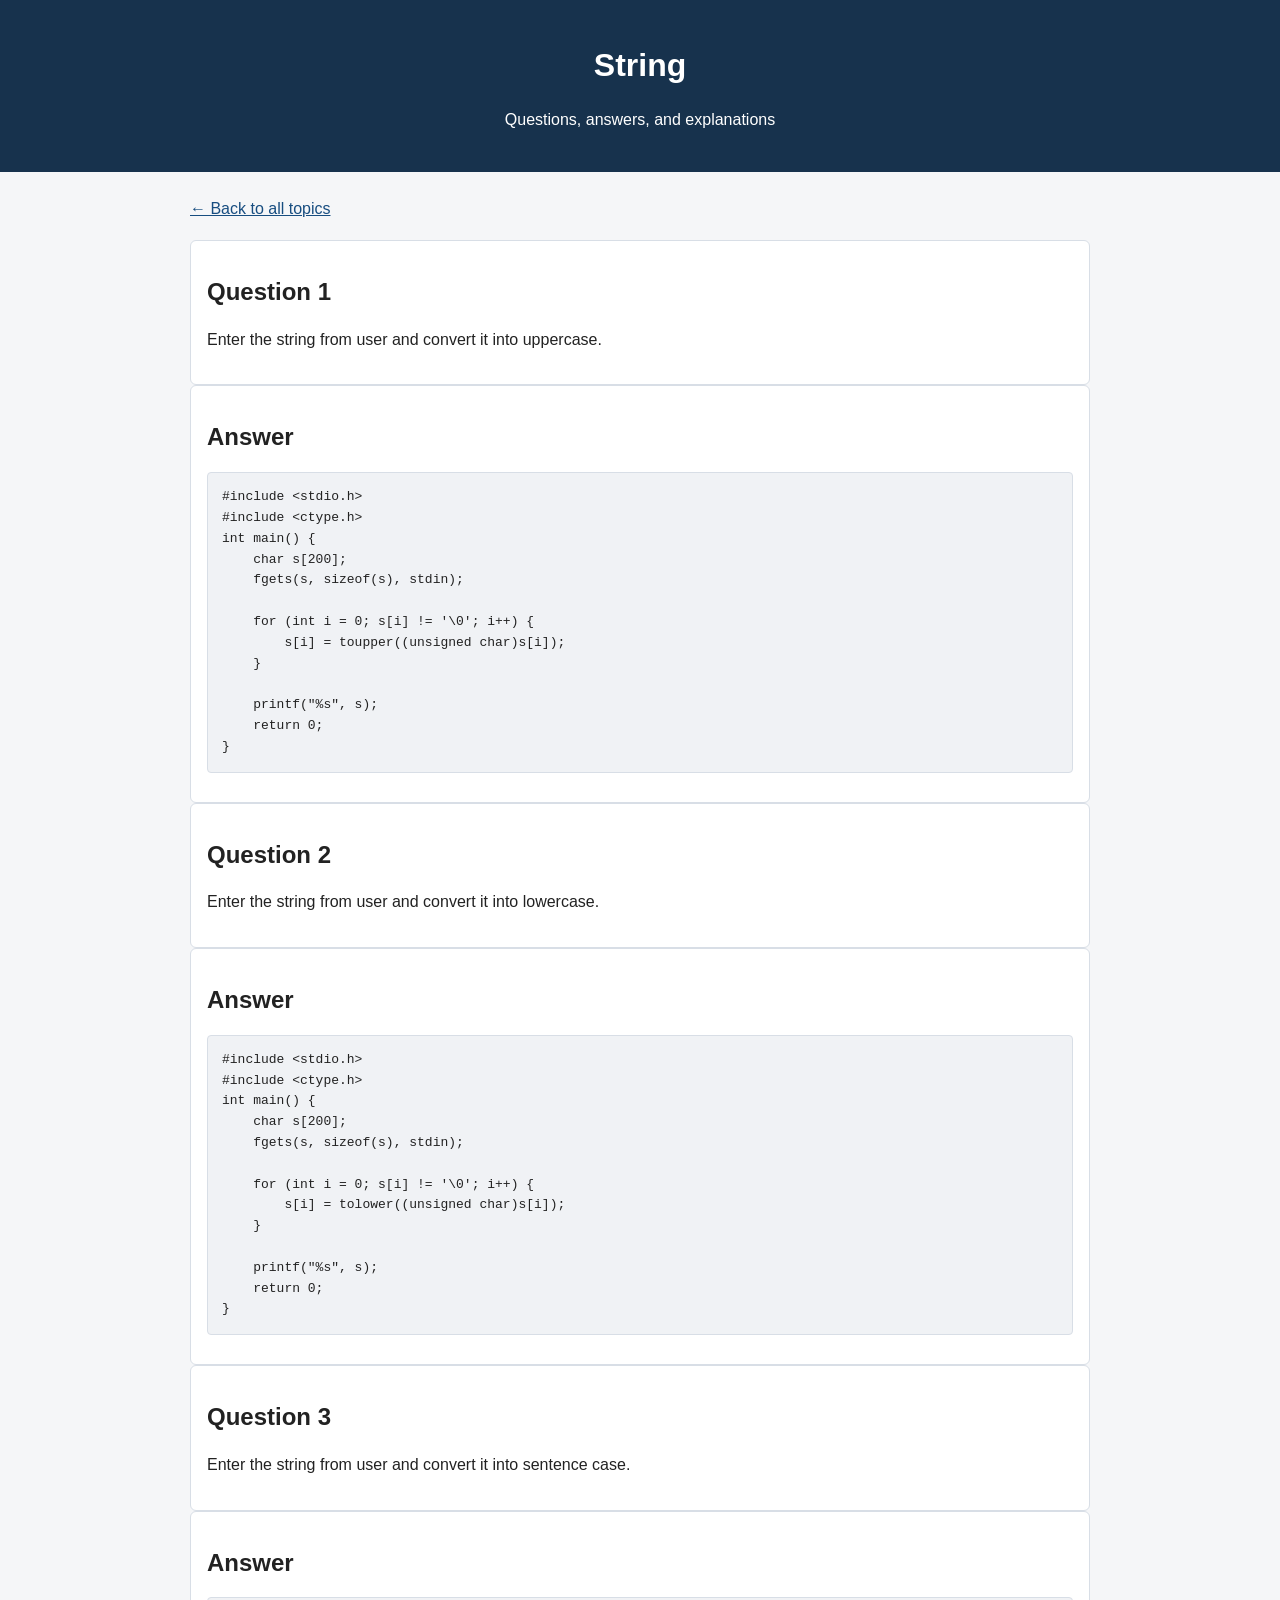
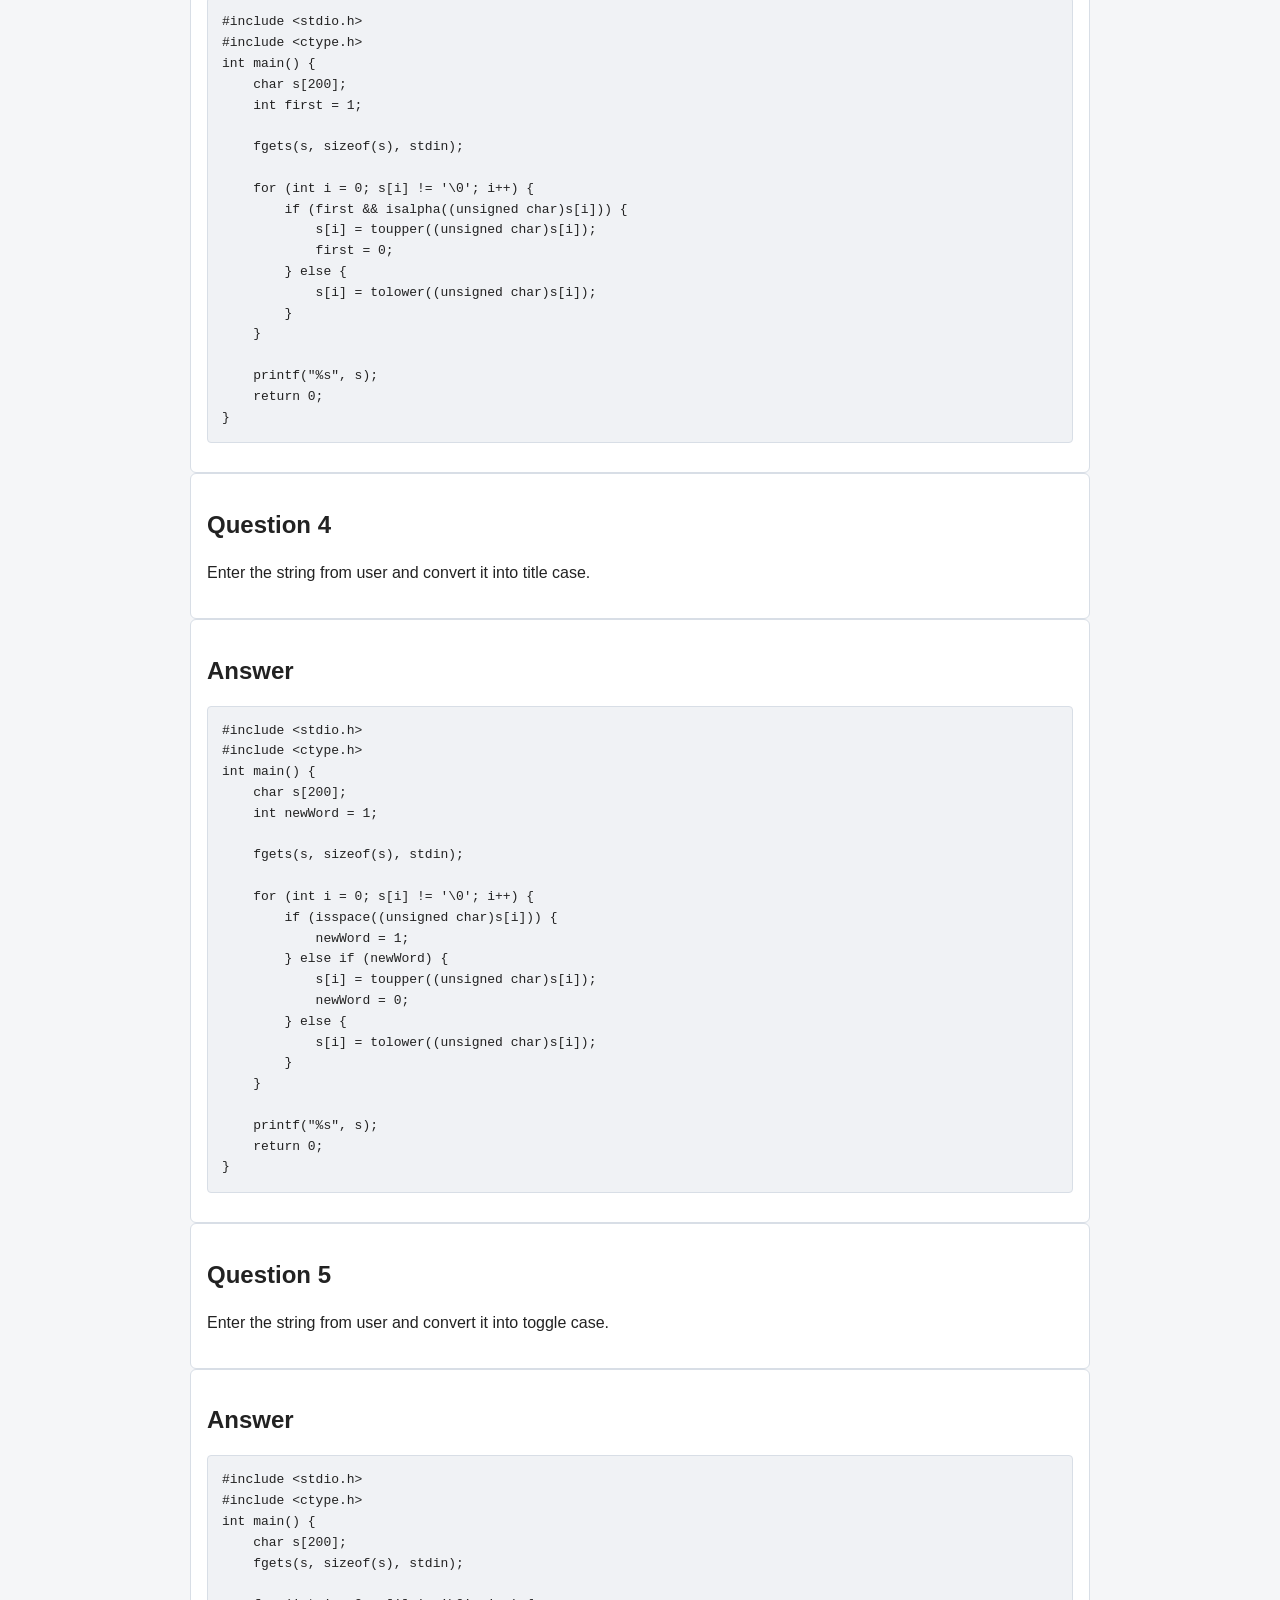
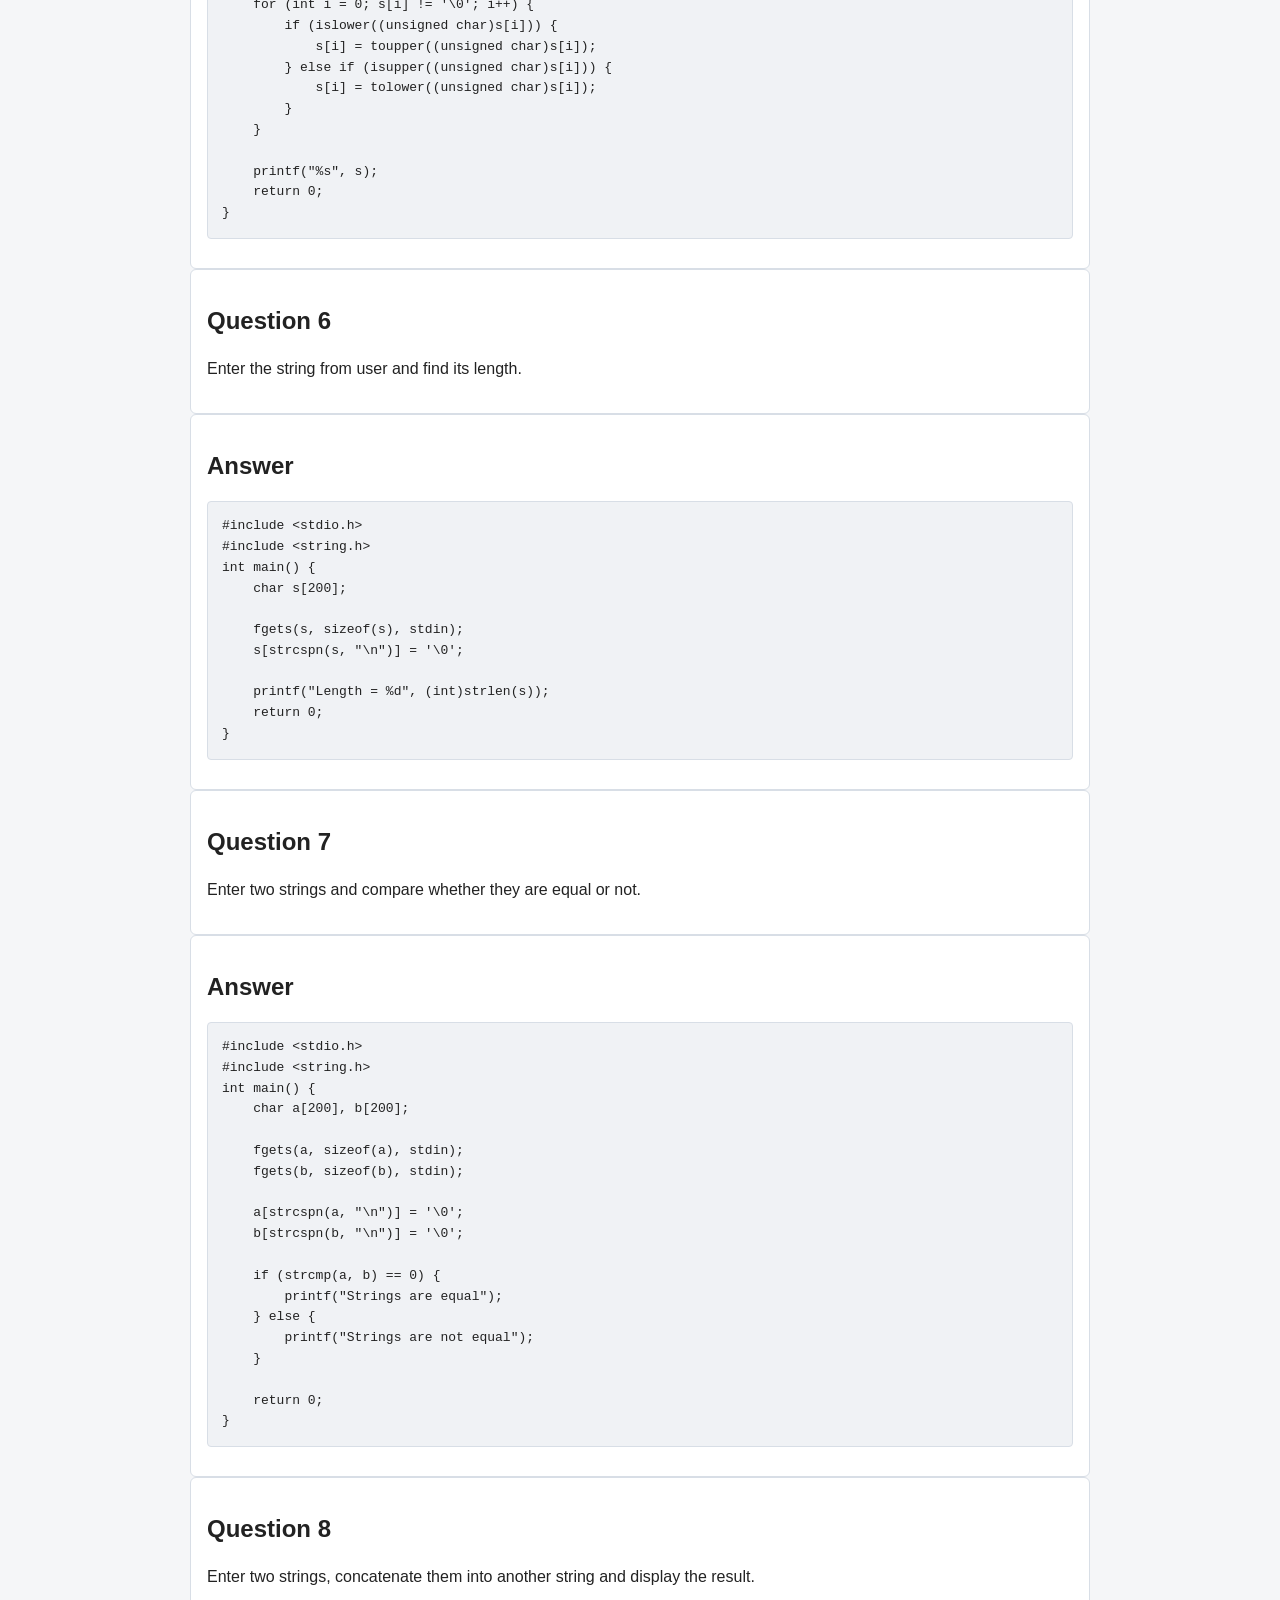
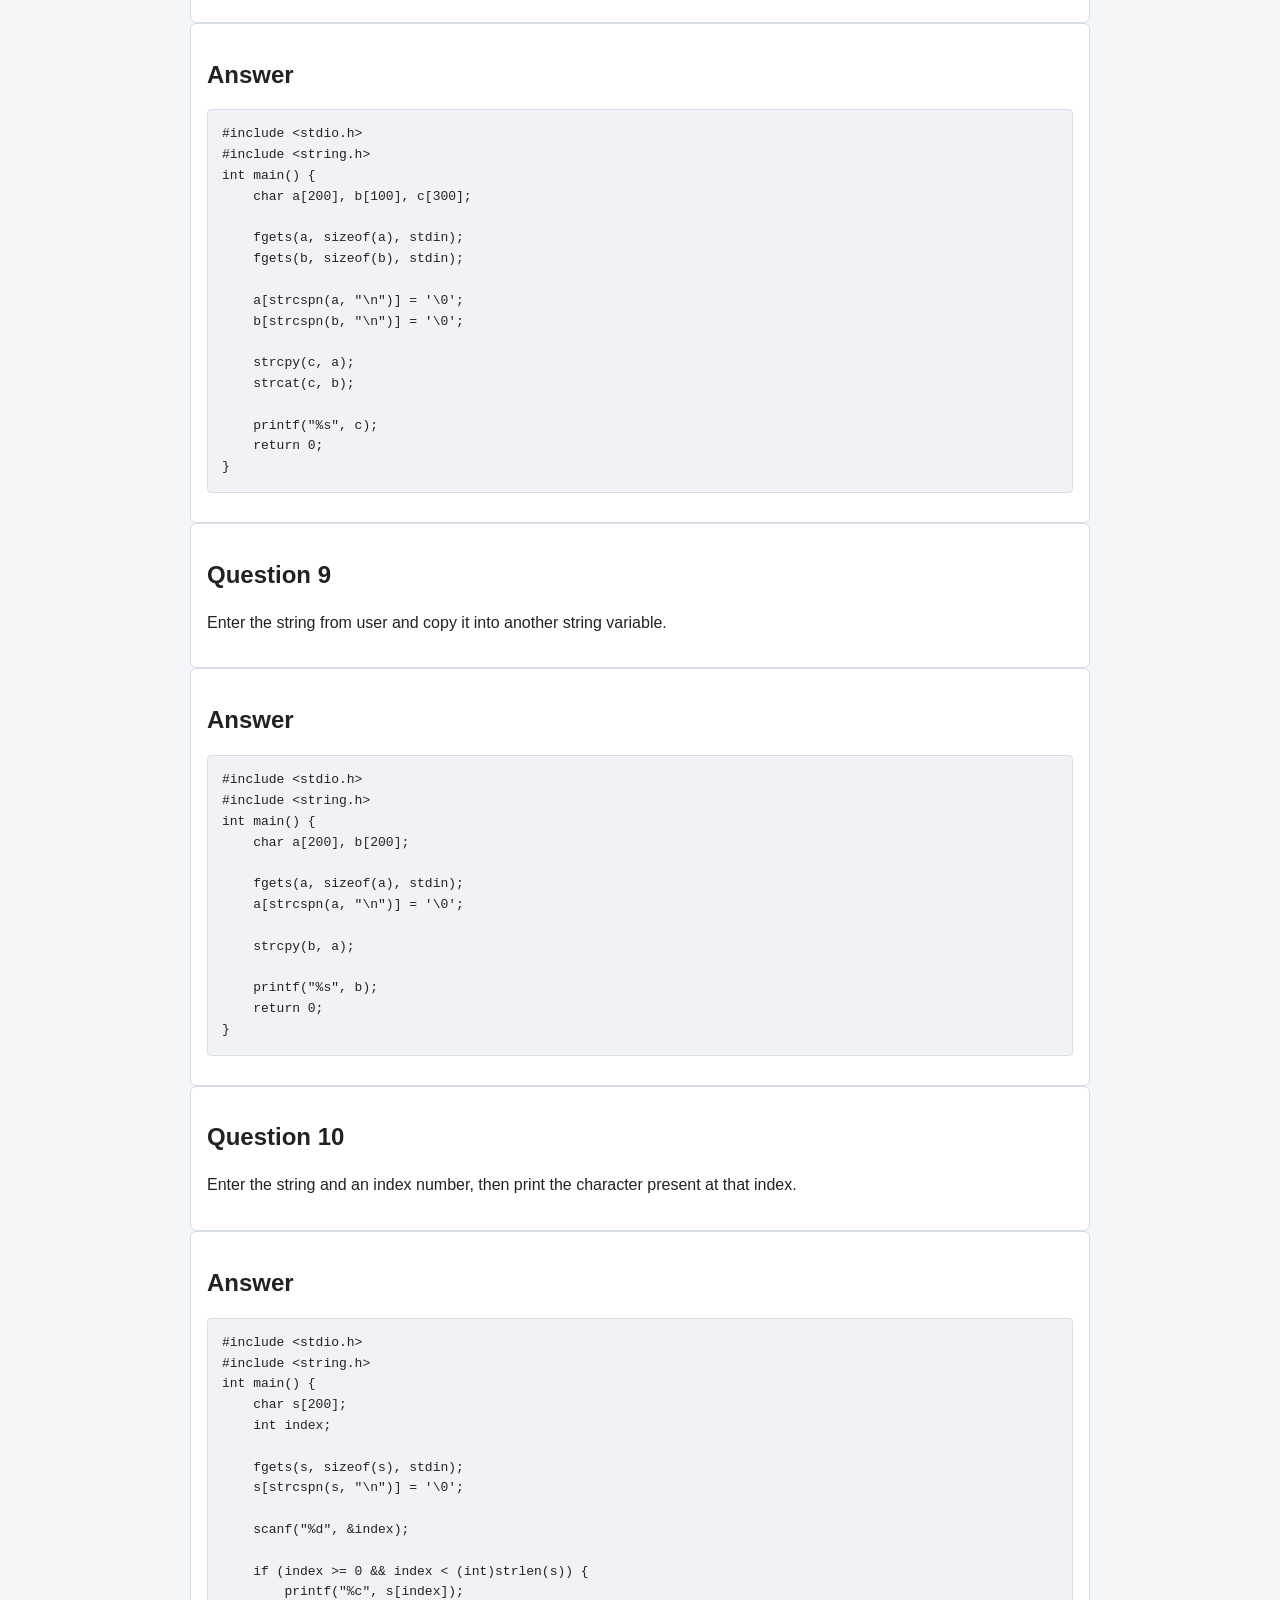
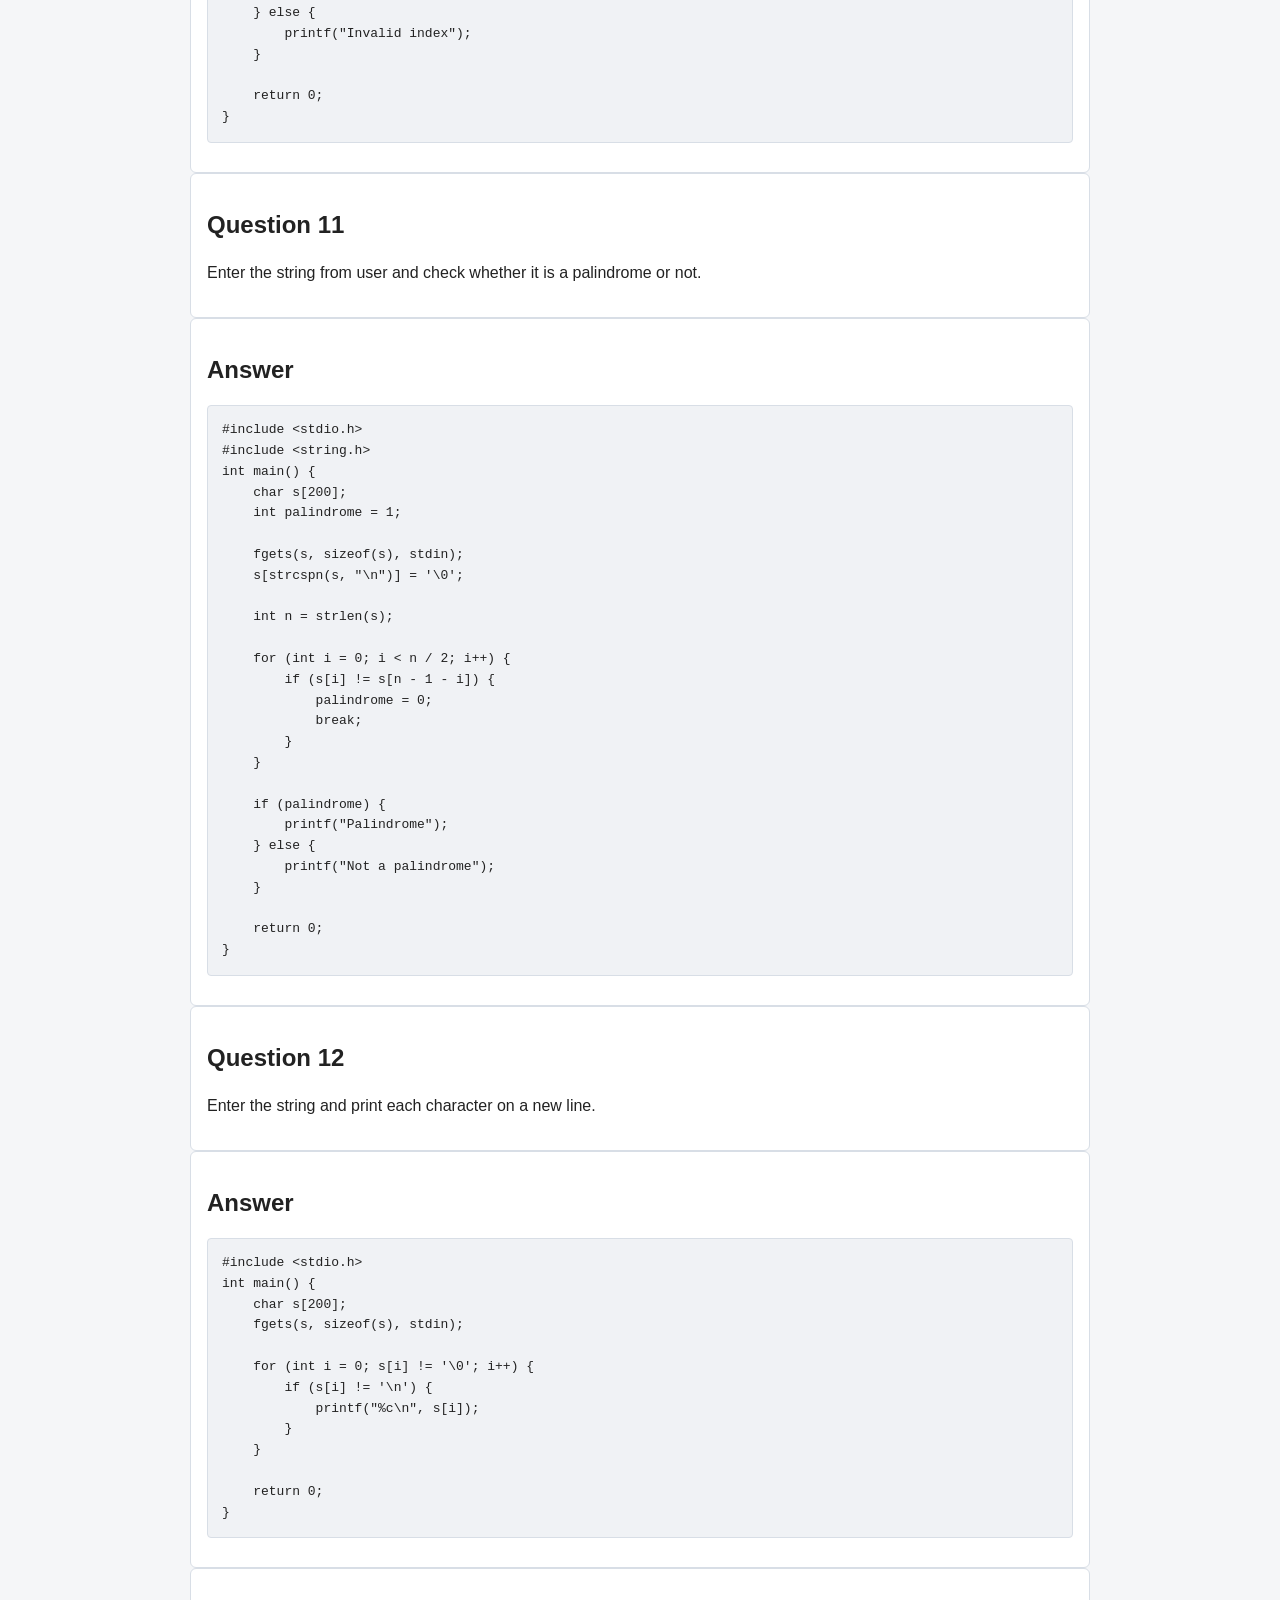
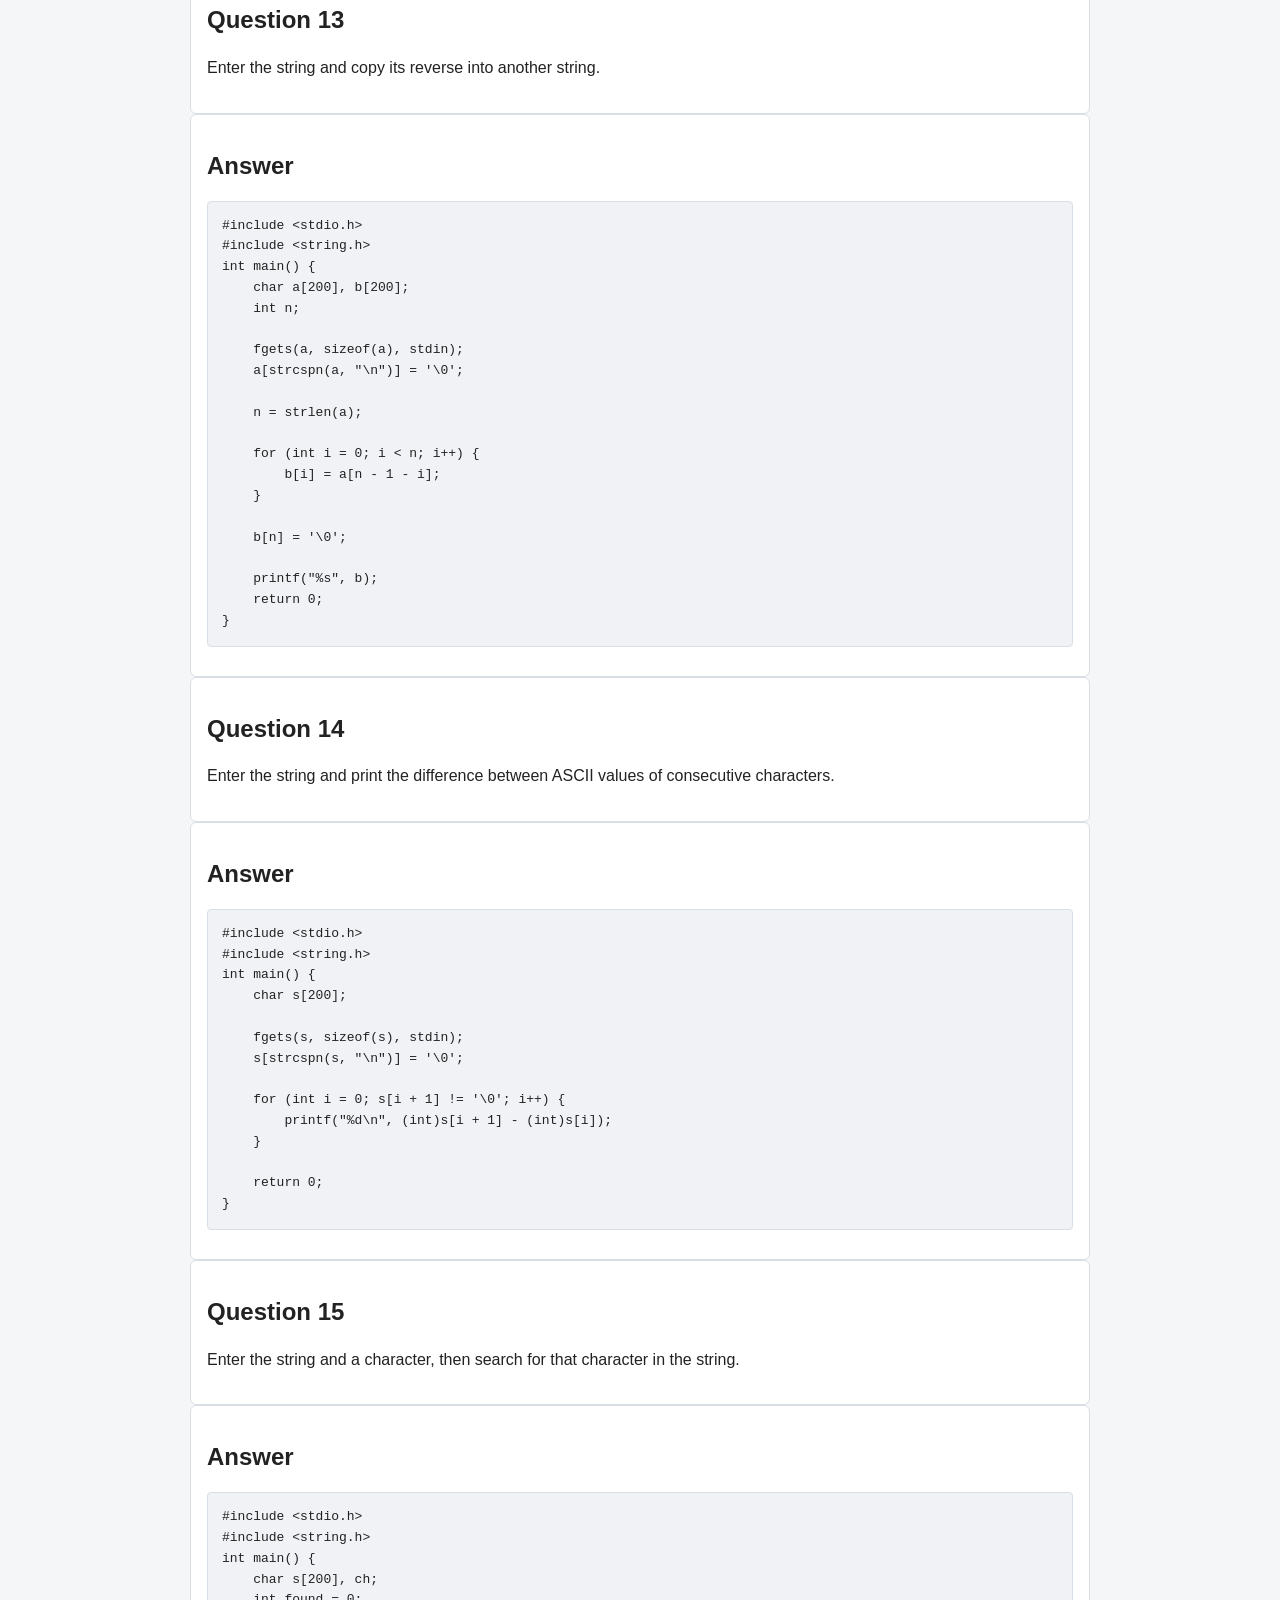
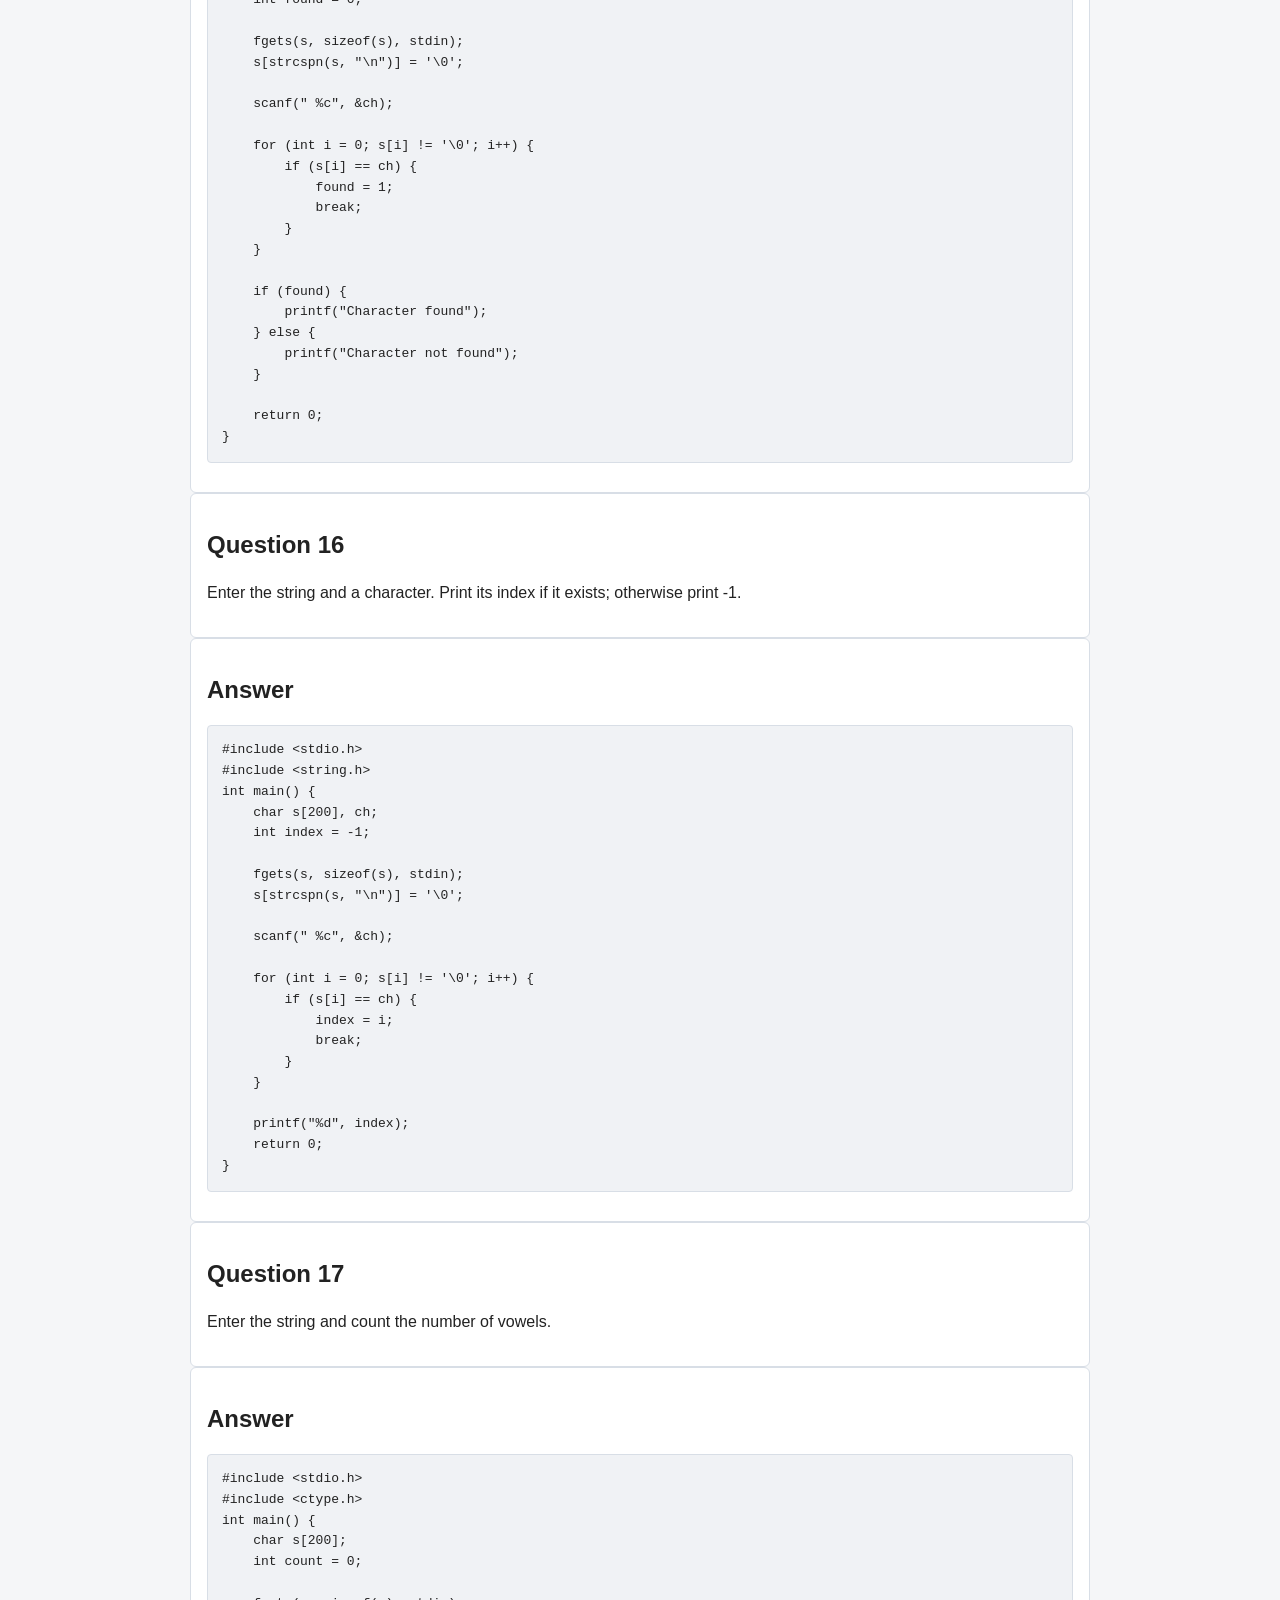
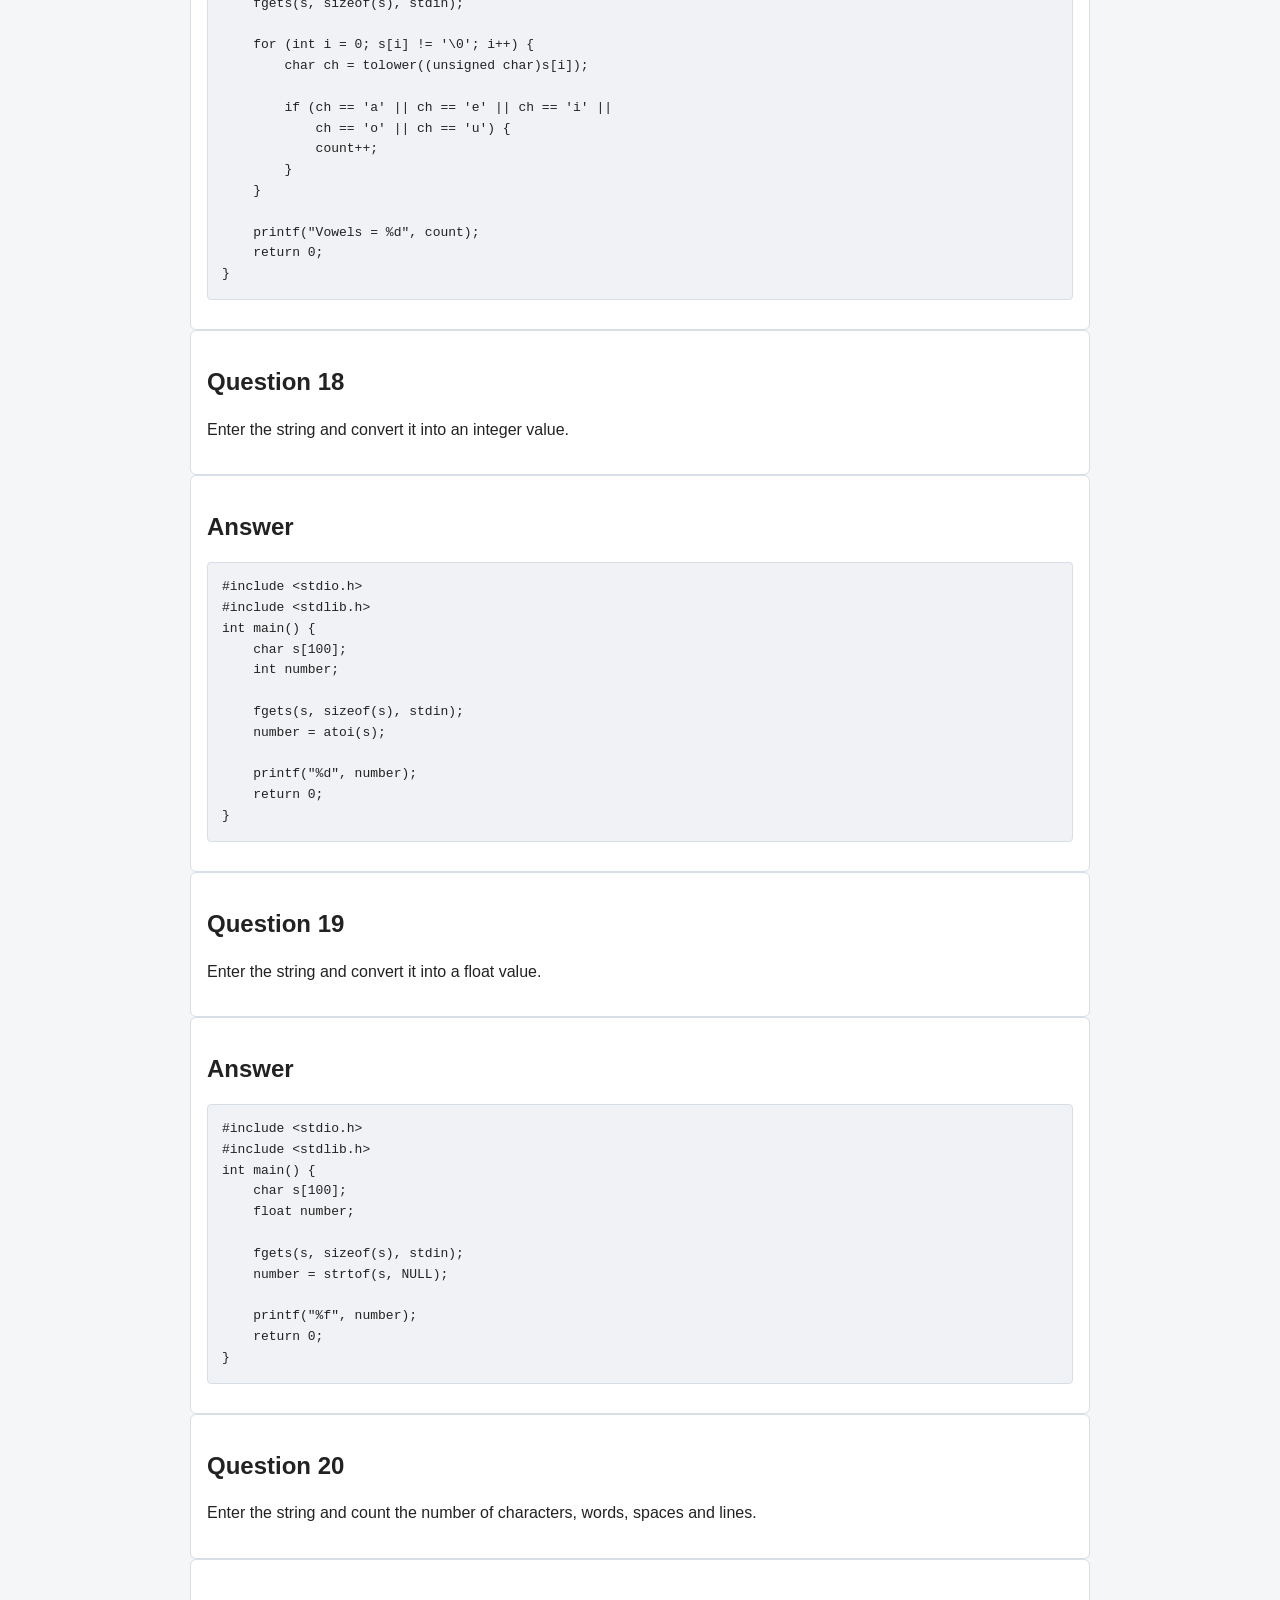
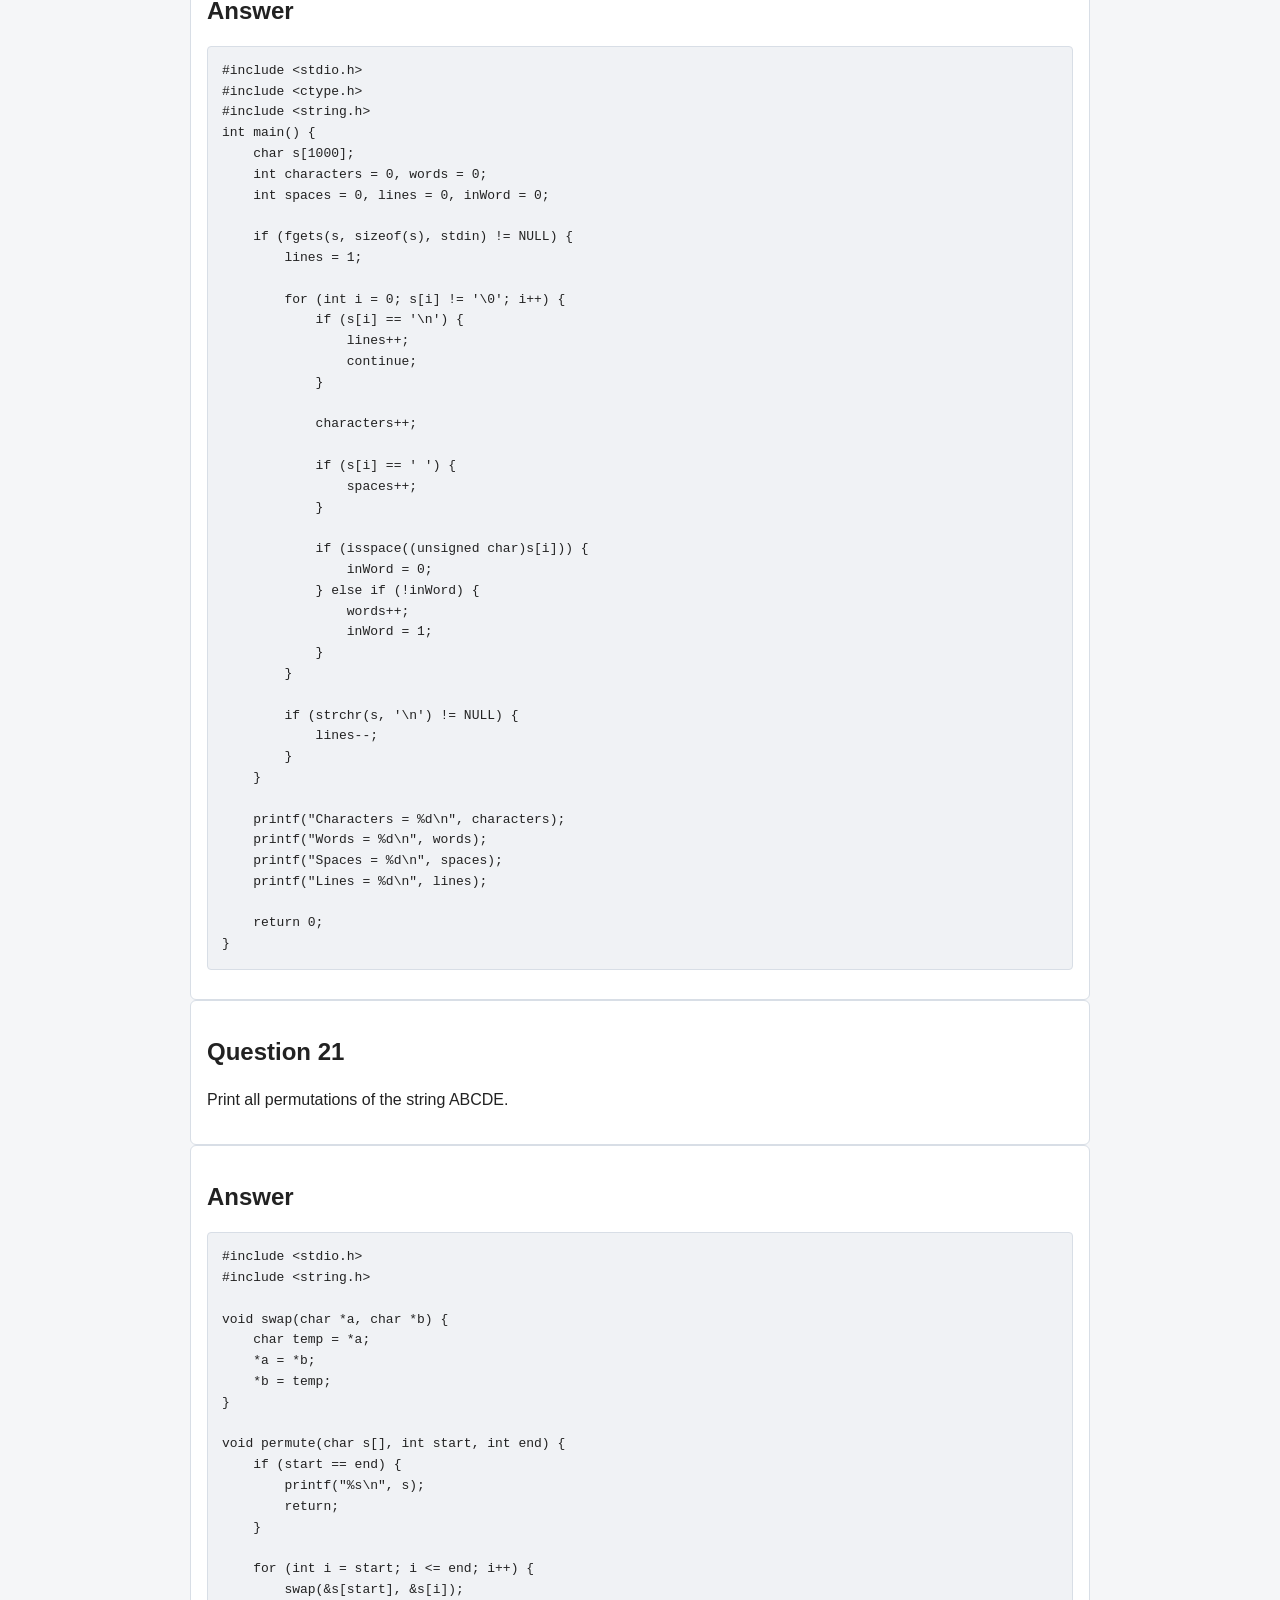
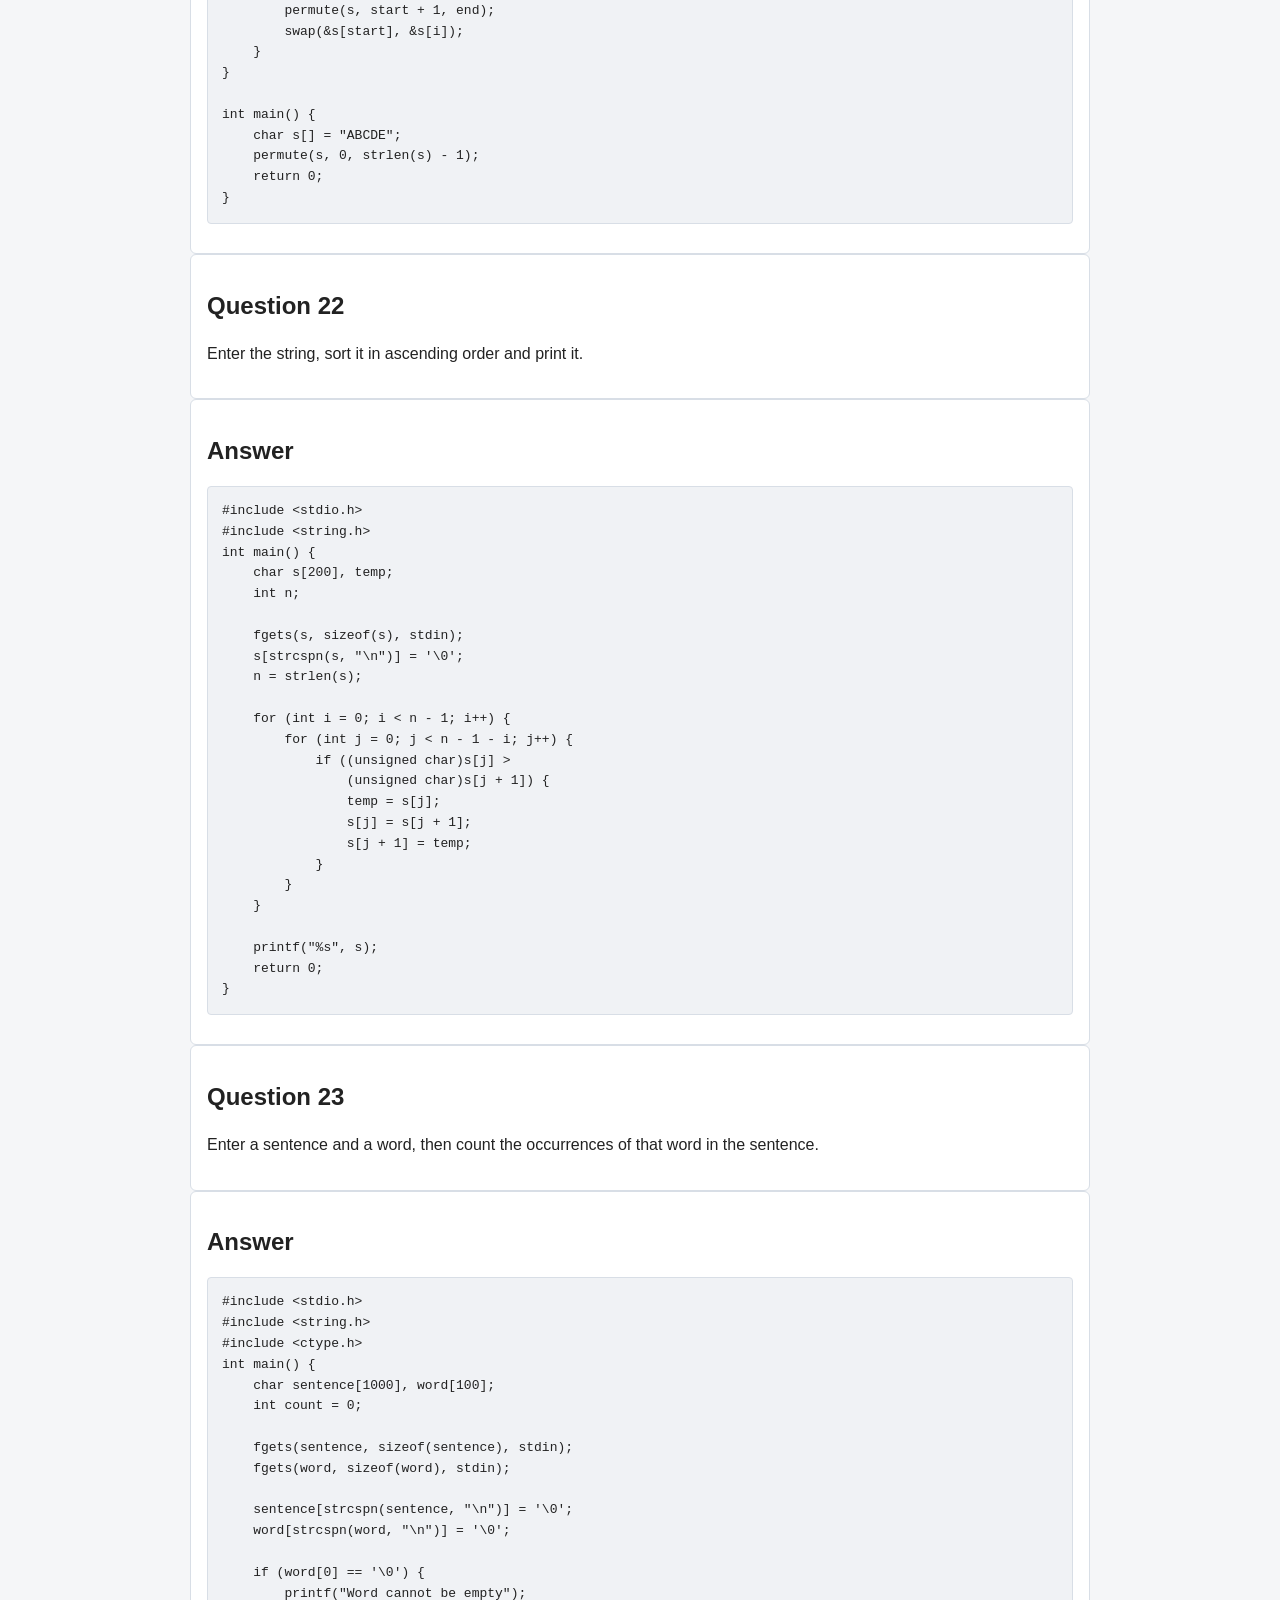
<file: string/index.html>
<!DOCTYPE html>
<html lang="en">
<head>
    <meta charset="UTF-8">
    <meta name="viewport" content="width=device-width, initial-scale=1.0">
    <title>String - DSA Questions</title>
    <link rel="stylesheet" href="../style.css">
</head>
<body>
    <header>
        <h1>String</h1>
        <p>Questions, answers, and explanations</p>
    </header>
    <main>
        <a class="back" href="../index.html">← Back to all topics</a>


<section class="question">
    <h2>Question 1</h2>
    <p>Enter the string from user and convert it into uppercase.</p>
</section>
<section class="answer">
    <h2>Answer</h2>
    <pre><code>#include &lt;stdio.h&gt;
#include &lt;ctype.h&gt;
int main() {
    char s[200];
    fgets(s, sizeof(s), stdin);

    for (int i = 0; s[i] != '\0'; i++) {
        s[i] = toupper((unsigned char)s[i]);
    }

    printf("%s", s);
    return 0;
}</code></pre>
</section>

<section class="question">
    <h2>Question 2</h2>
    <p>Enter the string from user and convert it into lowercase.</p>
</section>
<section class="answer">
    <h2>Answer</h2>
    <pre><code>#include &lt;stdio.h&gt;
#include &lt;ctype.h&gt;
int main() {
    char s[200];
    fgets(s, sizeof(s), stdin);

    for (int i = 0; s[i] != '\0'; i++) {
        s[i] = tolower((unsigned char)s[i]);
    }

    printf("%s", s);
    return 0;
}</code></pre>
</section>

<section class="question">
    <h2>Question 3</h2>
    <p>Enter the string from user and convert it into sentence case.</p>
</section>
<section class="answer">
    <h2>Answer</h2>
    <pre><code>#include &lt;stdio.h&gt;
#include &lt;ctype.h&gt;
int main() {
    char s[200];
    int first = 1;

    fgets(s, sizeof(s), stdin);

    for (int i = 0; s[i] != '\0'; i++) {
        if (first &amp;&amp; isalpha((unsigned char)s[i])) {
            s[i] = toupper((unsigned char)s[i]);
            first = 0;
        } else {
            s[i] = tolower((unsigned char)s[i]);
        }
    }

    printf("%s", s);
    return 0;
}</code></pre>
</section>

<section class="question">
    <h2>Question 4</h2>
    <p>Enter the string from user and convert it into title case.</p>
</section>
<section class="answer">
    <h2>Answer</h2>
    <pre><code>#include &lt;stdio.h&gt;
#include &lt;ctype.h&gt;
int main() {
    char s[200];
    int newWord = 1;

    fgets(s, sizeof(s), stdin);

    for (int i = 0; s[i] != '\0'; i++) {
        if (isspace((unsigned char)s[i])) {
            newWord = 1;
        } else if (newWord) {
            s[i] = toupper((unsigned char)s[i]);
            newWord = 0;
        } else {
            s[i] = tolower((unsigned char)s[i]);
        }
    }

    printf("%s", s);
    return 0;
}</code></pre>
</section>

<section class="question">
    <h2>Question 5</h2>
    <p>Enter the string from user and convert it into toggle case.</p>
</section>
<section class="answer">
    <h2>Answer</h2>
    <pre><code>#include &lt;stdio.h&gt;
#include &lt;ctype.h&gt;
int main() {
    char s[200];
    fgets(s, sizeof(s), stdin);

    for (int i = 0; s[i] != '\0'; i++) {
        if (islower((unsigned char)s[i])) {
            s[i] = toupper((unsigned char)s[i]);
        } else if (isupper((unsigned char)s[i])) {
            s[i] = tolower((unsigned char)s[i]);
        }
    }

    printf("%s", s);
    return 0;
}</code></pre>
</section>

<section class="question">
    <h2>Question 6</h2>
    <p>Enter the string from user and find its length.</p>
</section>
<section class="answer">
    <h2>Answer</h2>
    <pre><code>#include &lt;stdio.h&gt;
#include &lt;string.h&gt;
int main() {
    char s[200];

    fgets(s, sizeof(s), stdin);
    s[strcspn(s, "\n")] = '\0';

    printf("Length = %d", (int)strlen(s));
    return 0;
}</code></pre>
</section>

<section class="question">
    <h2>Question 7</h2>
    <p>Enter two strings and compare whether they are equal or not.</p>
</section>
<section class="answer">
    <h2>Answer</h2>
    <pre><code>#include &lt;stdio.h&gt;
#include &lt;string.h&gt;
int main() {
    char a[200], b[200];

    fgets(a, sizeof(a), stdin);
    fgets(b, sizeof(b), stdin);

    a[strcspn(a, "\n")] = '\0';
    b[strcspn(b, "\n")] = '\0';

    if (strcmp(a, b) == 0) {
        printf("Strings are equal");
    } else {
        printf("Strings are not equal");
    }

    return 0;
}</code></pre>
</section>

<section class="question">
    <h2>Question 8</h2>
    <p>Enter two strings, concatenate them into another string and display the result.</p>
</section>
<section class="answer">
    <h2>Answer</h2>
    <pre><code>#include &lt;stdio.h&gt;
#include &lt;string.h&gt;
int main() {
    char a[200], b[100], c[300];

    fgets(a, sizeof(a), stdin);
    fgets(b, sizeof(b), stdin);

    a[strcspn(a, "\n")] = '\0';
    b[strcspn(b, "\n")] = '\0';

    strcpy(c, a);
    strcat(c, b);

    printf("%s", c);
    return 0;
}</code></pre>
</section>

<section class="question">
    <h2>Question 9</h2>
    <p>Enter the string from user and copy it into another string variable.</p>
</section>
<section class="answer">
    <h2>Answer</h2>
    <pre><code>#include &lt;stdio.h&gt;
#include &lt;string.h&gt;
int main() {
    char a[200], b[200];

    fgets(a, sizeof(a), stdin);
    a[strcspn(a, "\n")] = '\0';

    strcpy(b, a);

    printf("%s", b);
    return 0;
}</code></pre>
</section>

<section class="question">
    <h2>Question 10</h2>
    <p>Enter the string and an index number, then print the character present at that index.</p>
</section>
<section class="answer">
    <h2>Answer</h2>
    <pre><code>#include &lt;stdio.h&gt;
#include &lt;string.h&gt;
int main() {
    char s[200];
    int index;

    fgets(s, sizeof(s), stdin);
    s[strcspn(s, "\n")] = '\0';

    scanf("%d", &amp;index);

    if (index &gt;= 0 &amp;&amp; index &lt; (int)strlen(s)) {
        printf("%c", s[index]);
    } else {
        printf("Invalid index");
    }

    return 0;
}</code></pre>
</section>

<section class="question">
    <h2>Question 11</h2>
    <p>Enter the string from user and check whether it is a palindrome or not.</p>
</section>
<section class="answer">
    <h2>Answer</h2>
    <pre><code>#include &lt;stdio.h&gt;
#include &lt;string.h&gt;
int main() {
    char s[200];
    int palindrome = 1;

    fgets(s, sizeof(s), stdin);
    s[strcspn(s, "\n")] = '\0';

    int n = strlen(s);

    for (int i = 0; i &lt; n / 2; i++) {
        if (s[i] != s[n - 1 - i]) {
            palindrome = 0;
            break;
        }
    }

    if (palindrome) {
        printf("Palindrome");
    } else {
        printf("Not a palindrome");
    }

    return 0;
}</code></pre>
</section>

<section class="question">
    <h2>Question 12</h2>
    <p>Enter the string and print each character on a new line.</p>
</section>
<section class="answer">
    <h2>Answer</h2>
    <pre><code>#include &lt;stdio.h&gt;
int main() {
    char s[200];
    fgets(s, sizeof(s), stdin);

    for (int i = 0; s[i] != '\0'; i++) {
        if (s[i] != '\n') {
            printf("%c\n", s[i]);
        }
    }

    return 0;
}</code></pre>
</section>

<section class="question">
    <h2>Question 13</h2>
    <p>Enter the string and copy its reverse into another string.</p>
</section>
<section class="answer">
    <h2>Answer</h2>
    <pre><code>#include &lt;stdio.h&gt;
#include &lt;string.h&gt;
int main() {
    char a[200], b[200];
    int n;

    fgets(a, sizeof(a), stdin);
    a[strcspn(a, "\n")] = '\0';

    n = strlen(a);

    for (int i = 0; i &lt; n; i++) {
        b[i] = a[n - 1 - i];
    }

    b[n] = '\0';

    printf("%s", b);
    return 0;
}</code></pre>
</section>

<section class="question">
    <h2>Question 14</h2>
    <p>Enter the string and print the difference between ASCII values of consecutive characters.</p>
</section>
<section class="answer">
    <h2>Answer</h2>
    <pre><code>#include &lt;stdio.h&gt;
#include &lt;string.h&gt;
int main() {
    char s[200];

    fgets(s, sizeof(s), stdin);
    s[strcspn(s, "\n")] = '\0';

    for (int i = 0; s[i + 1] != '\0'; i++) {
        printf("%d\n", (int)s[i + 1] - (int)s[i]);
    }

    return 0;
}</code></pre>
</section>

<section class="question">
    <h2>Question 15</h2>
    <p>Enter the string and a character, then search for that character in the string.</p>
</section>
<section class="answer">
    <h2>Answer</h2>
    <pre><code>#include &lt;stdio.h&gt;
#include &lt;string.h&gt;
int main() {
    char s[200], ch;
    int found = 0;

    fgets(s, sizeof(s), stdin);
    s[strcspn(s, "\n")] = '\0';

    scanf(" %c", &amp;ch);

    for (int i = 0; s[i] != '\0'; i++) {
        if (s[i] == ch) {
            found = 1;
            break;
        }
    }

    if (found) {
        printf("Character found");
    } else {
        printf("Character not found");
    }

    return 0;
}</code></pre>
</section>

<section class="question">
    <h2>Question 16</h2>
    <p>Enter the string and a character. Print its index if it exists; otherwise print -1.</p>
</section>
<section class="answer">
    <h2>Answer</h2>
    <pre><code>#include &lt;stdio.h&gt;
#include &lt;string.h&gt;
int main() {
    char s[200], ch;
    int index = -1;

    fgets(s, sizeof(s), stdin);
    s[strcspn(s, "\n")] = '\0';

    scanf(" %c", &amp;ch);

    for (int i = 0; s[i] != '\0'; i++) {
        if (s[i] == ch) {
            index = i;
            break;
        }
    }

    printf("%d", index);
    return 0;
}</code></pre>
</section>

<section class="question">
    <h2>Question 17</h2>
    <p>Enter the string and count the number of vowels.</p>
</section>
<section class="answer">
    <h2>Answer</h2>
    <pre><code>#include &lt;stdio.h&gt;
#include &lt;ctype.h&gt;
int main() {
    char s[200];
    int count = 0;

    fgets(s, sizeof(s), stdin);

    for (int i = 0; s[i] != '\0'; i++) {
        char ch = tolower((unsigned char)s[i]);

        if (ch == 'a' || ch == 'e' || ch == 'i' ||
            ch == 'o' || ch == 'u') {
            count++;
        }
    }

    printf("Vowels = %d", count);
    return 0;
}</code></pre>
</section>

<section class="question">
    <h2>Question 18</h2>
    <p>Enter the string and convert it into an integer value.</p>
</section>
<section class="answer">
    <h2>Answer</h2>
    <pre><code>#include &lt;stdio.h&gt;
#include &lt;stdlib.h&gt;
int main() {
    char s[100];
    int number;

    fgets(s, sizeof(s), stdin);
    number = atoi(s);

    printf("%d", number);
    return 0;
}</code></pre>
</section>

<section class="question">
    <h2>Question 19</h2>
    <p>Enter the string and convert it into a float value.</p>
</section>
<section class="answer">
    <h2>Answer</h2>
    <pre><code>#include &lt;stdio.h&gt;
#include &lt;stdlib.h&gt;
int main() {
    char s[100];
    float number;

    fgets(s, sizeof(s), stdin);
    number = strtof(s, NULL);

    printf("%f", number);
    return 0;
}</code></pre>
</section>

<section class="question">
    <h2>Question 20</h2>
    <p>Enter the string and count the number of characters, words, spaces and lines.</p>
</section>
<section class="answer">
    <h2>Answer</h2>
    <pre><code>#include &lt;stdio.h&gt;
#include &lt;ctype.h&gt;
#include &lt;string.h&gt;
int main() {
    char s[1000];
    int characters = 0, words = 0;
    int spaces = 0, lines = 0, inWord = 0;

    if (fgets(s, sizeof(s), stdin) != NULL) {
        lines = 1;

        for (int i = 0; s[i] != '\0'; i++) {
            if (s[i] == '\n') {
                lines++;
                continue;
            }

            characters++;

            if (s[i] == ' ') {
                spaces++;
            }

            if (isspace((unsigned char)s[i])) {
                inWord = 0;
            } else if (!inWord) {
                words++;
                inWord = 1;
            }
        }

        if (strchr(s, '\n') != NULL) {
            lines--;
        }
    }

    printf("Characters = %d\n", characters);
    printf("Words = %d\n", words);
    printf("Spaces = %d\n", spaces);
    printf("Lines = %d\n", lines);

    return 0;
}</code></pre>
</section>

<section class="question">
    <h2>Question 21</h2>
    <p>Print all permutations of the string ABCDE.</p>
</section>
<section class="answer">
    <h2>Answer</h2>
    <pre><code>#include &lt;stdio.h&gt;
#include &lt;string.h&gt;

void swap(char *a, char *b) {
    char temp = *a;
    *a = *b;
    *b = temp;
}

void permute(char s[], int start, int end) {
    if (start == end) {
        printf("%s\n", s);
        return;
    }

    for (int i = start; i &lt;= end; i++) {
        swap(&amp;s[start], &amp;s[i]);
        permute(s, start + 1, end);
        swap(&amp;s[start], &amp;s[i]);
    }
}

int main() {
    char s[] = "ABCDE";
    permute(s, 0, strlen(s) - 1);
    return 0;
}</code></pre>
</section>

<section class="question">
    <h2>Question 22</h2>
    <p>Enter the string, sort it in ascending order and print it.</p>
</section>
<section class="answer">
    <h2>Answer</h2>
    <pre><code>#include &lt;stdio.h&gt;
#include &lt;string.h&gt;
int main() {
    char s[200], temp;
    int n;

    fgets(s, sizeof(s), stdin);
    s[strcspn(s, "\n")] = '\0';
    n = strlen(s);

    for (int i = 0; i &lt; n - 1; i++) {
        for (int j = 0; j &lt; n - 1 - i; j++) {
            if ((unsigned char)s[j] &gt;
                (unsigned char)s[j + 1]) {
                temp = s[j];
                s[j] = s[j + 1];
                s[j + 1] = temp;
            }
        }
    }

    printf("%s", s);
    return 0;
}</code></pre>
</section>

<section class="question">
    <h2>Question 23</h2>
    <p>Enter a sentence and a word, then count the occurrences of that word in the sentence.</p>
</section>
<section class="answer">
    <h2>Answer</h2>
    <pre><code>#include &lt;stdio.h&gt;
#include &lt;string.h&gt;
#include &lt;ctype.h&gt;
int main() {
    char sentence[1000], word[100];
    int count = 0;

    fgets(sentence, sizeof(sentence), stdin);
    fgets(word, sizeof(word), stdin);

    sentence[strcspn(sentence, "\n")] = '\0';
    word[strcspn(word, "\n")] = '\0';

    if (word[0] == '\0') {
        printf("Word cannot be empty");
        return 0;
    }

    char *p = sentence;
    int len = strlen(word);

    while (*p != '\0') {
        while (*p != '\0' &amp;&amp;
               isspace((unsigned char)*p)) {
            p++;
        }

        if (*p == '\0') {
            break;
        }

        char *start = p;

        while (*p != '\0' &amp;&amp;
               !isspace((unsigned char)*p)) {
            p++;
        }

        if (p - start == len &amp;&amp;
            strncmp(start, word, len) == 0) {
            count++;
        }
    }

    printf("Occurrences = %d", count);
    return 0;
}</code></pre>
</section>

<section class="question">
    <h2>Question 24</h2>
    <p>Enter a sentence, a word to find and another word to replace it with.</p>
</section>
<section class="answer">
    <h2>Answer</h2>
    <pre><code>#include &lt;stdio.h&gt;
#include &lt;string.h&gt;
#include &lt;ctype.h&gt;
int main() {
    char sentence[1000], word[100], replacement[100];
    char result[2000] = "";
    int i = 0;

    fgets(sentence, sizeof(sentence), stdin);
    fgets(word, sizeof(word), stdin);
    fgets(replacement, sizeof(replacement), stdin);

    sentence[strcspn(sentence, "\n")] = '\0';
    word[strcspn(word, "\n")] = '\0';
    replacement[strcspn(replacement, "\n")] = '\0';

    if (word[0] == '\0') {
        printf("Word cannot be empty");
        return 0;
    }

    while (sentence[i] != '\0') {
        if (isspace((unsigned char)sentence[i])) {
            int len = strlen(result);
            result[len] = sentence[i];
            result[len + 1] = '\0';
            i++;
            continue;
        }

        int start = i;

        while (sentence[i] != '\0' &amp;&amp;
               !isspace((unsigned char)sentence[i])) {
            i++;
        }

        int len = i - start;

        if (len == strlen(word) &amp;&amp;
            strncmp(&amp;sentence[start], word, len) == 0) {
            strcat(result, replacement);
        } else {
            int current = strlen(result);

            strncat(result, &amp;sentence[start], len);
            result[current + len] = '\0';
        }
    }

    printf("%s", result);
    return 0;
}</code></pre>
</section>

<section class="question">
    <h2>Question 25</h2>
    <p>Enter the string and trim spaces from both ends.</p>
</section>
<section class="answer">
    <h2>Answer</h2>
    <pre><code>#include &lt;stdio.h&gt;
#include &lt;string.h&gt;
#include &lt;ctype.h&gt;
int main() {
    char s[200];
    int start = 0, end, j = 0;

    fgets(s, sizeof(s), stdin);
    s[strcspn(s, "\n")] = '\0';

    end = strlen(s) - 1;

    while (s[start] != '\0' &amp;&amp;
           isspace((unsigned char)s[start])) {
        start++;
    }

    while (end &gt;= start &amp;&amp;
           isspace((unsigned char)s[end])) {
        end--;
    }

    for (int i = start; i &lt;= end; i++) {
        s[j++] = s[i];
    }

    s[j] = '\0';

    printf("%s", s);
    return 0;
}</code></pre>
</section>

<section class="question">
    <h2>Question 26</h2>
    <p>Enter the string, split the first and second words, and print the starting index of the second word.</p>
</section>
<section class="answer">
    <h2>Answer</h2>
    <pre><code>#include &lt;stdio.h&gt;
#include &lt;ctype.h&gt;
int main() {
    char s[200];
    int i = 0, start;

    fgets(s, sizeof(s), stdin);

    while (s[i] != '\0' &amp;&amp;
           isspace((unsigned char)s[i])) {
        i++;
    }

    while (s[i] != '\0' &amp;&amp;
           !isspace((unsigned char)s[i])) {
        i++;
    }

    while (s[i] != '\0' &amp;&amp;
           isspace((unsigned char)s[i])) {
        i++;
    }

    if (s[i] == '\0') {
        printf("-1");
        return 0;
    }

    start = i;

    printf("Second word: ");

    while (s[i] != '\0' &amp;&amp;
           !isspace((unsigned char)s[i])) {
        printf("%c", s[i]);
        i++;
    }

    printf("\nStarting index = %d", start);
    return 0;
}</code></pre>
</section>

<section class="question">
    <h2>Question 27</h2>
    <p>Display the string with the user's chosen alignment: 1 for left, 2 for center and 3 for right.</p>
</section>
<section class="answer">
    <h2>Answer</h2>
    <pre><code>#include &lt;stdio.h&gt;
#include &lt;string.h&gt;
int main() {
    char s[200];
    int option, width = 40, len, spaces;

    fgets(s, sizeof(s), stdin);
    s[strcspn(s, "\n")] = '\0';

    scanf("%d", &amp;option);
    len = strlen(s);

    if (len &gt; width) {
        width = len;
    }

    if (option == 1) {
        printf("%s", s);
    } else if (option == 2) {
        spaces = (width - len) / 2;

        for (int i = 0; i &lt; spaces; i++) {
            printf(" ");
        }

        printf("%s", s);
    } else if (option == 3) {
        spaces = width - len;

        for (int i = 0; i &lt; spaces; i++) {
            printf(" ");
        }

        printf("%s", s);
    } else {
        printf("Invalid option");
    }

    return 0;
}</code></pre>
</section>

<section class="question">
    <h2>Question 28</h2>
    <p>Create a dictionary of 10 words and meanings with create, delete and search operations.</p>
</section>
<section class="answer">
    <h2>Answer</h2>
    <pre><code>#include &lt;stdio.h&gt;
#include &lt;string.h&gt;

#define SIZE 10

struct Entry {
    char word[50];
    char meaning[100];
    int active;
};

int main() {
    struct Entry d[SIZE] = {0};
    int choice, i, found;
    char word[50];

    while (1) {
        printf("\n1. Create\n2. Delete\n3. Search\n4. Exit\n");
        scanf("%d", &amp;choice);

        if (choice == 1) {
            found = -1;

            for (i = 0; i &lt; SIZE; i++) {
                if (!d[i].active) {
                    found = i;
                    break;
                }
            }

            if (found == -1) {
                printf("Dictionary is full\n");
                continue;
            }

            printf("Enter word: ");
            scanf("%49s", d[found].word);

            printf("Enter meaning: ");
            scanf(" %99[^\n]", d[found].meaning);

            d[found].active = 1;

        } else if (choice == 2) {
            printf("Enter word to delete: ");
            scanf("%49s", word);
            found = 0;

            for (i = 0; i &lt; SIZE; i++) {
                if (d[i].active &amp;&amp;
                    strcmp(d[i].word, word) == 0) {
                    d[i].active = 0;
                    found = 1;
                    break;
                }
            }

            if (found) {
                printf("Deleted\n");
            } else {
                printf("Word not found\n");
            }

        } else if (choice == 3) {
            printf("Enter word to search: ");
            scanf("%49s", word);
            found = 0;

            for (i = 0; i &lt; SIZE; i++) {
                if (d[i].active &amp;&amp;
                    strcmp(d[i].word, word) == 0) {
                    printf("%s: %s\n",
                           d[i].word, d[i].meaning);
                    found = 1;
                    break;
                }
            }

            if (!found) {
                printf("Word not found\n");
            }

        } else if (choice == 4) {
            break;
        } else {
            printf("Invalid choice\n");
        }
    }

    return 0;
}</code></pre>
</section>

<section class="question">
    <h2>Question 29</h2>
    <p>Enter 10 characters and convert them into ASCII values in an integer array.</p>
</section>
<section class="answer">
    <h2>Answer</h2>
    <pre><code>#include &lt;stdio.h&gt;
#include &lt;string.h&gt;
int main() {
    char s[100];
    int ascii[10];

    fgets(s, sizeof(s), stdin);
    s[strcspn(s, "\n")] = '\0';

    if (strlen(s) &lt; 10) {
        printf("Enter at least 10 characters");
        return 0;
    }

    for (int i = 0; i &lt; 10; i++) {
        ascii[i] = (unsigned char)s[i];
    }

    for (int i = 0; i &lt; 10; i++) {
        printf("%d ", ascii[i]);
    }

    return 0;
}</code></pre>
</section>

</section>

          
        </section>
    </main>
    <footer><a href="../index.html">Home</a></footer>
</body>
</html>
</file>
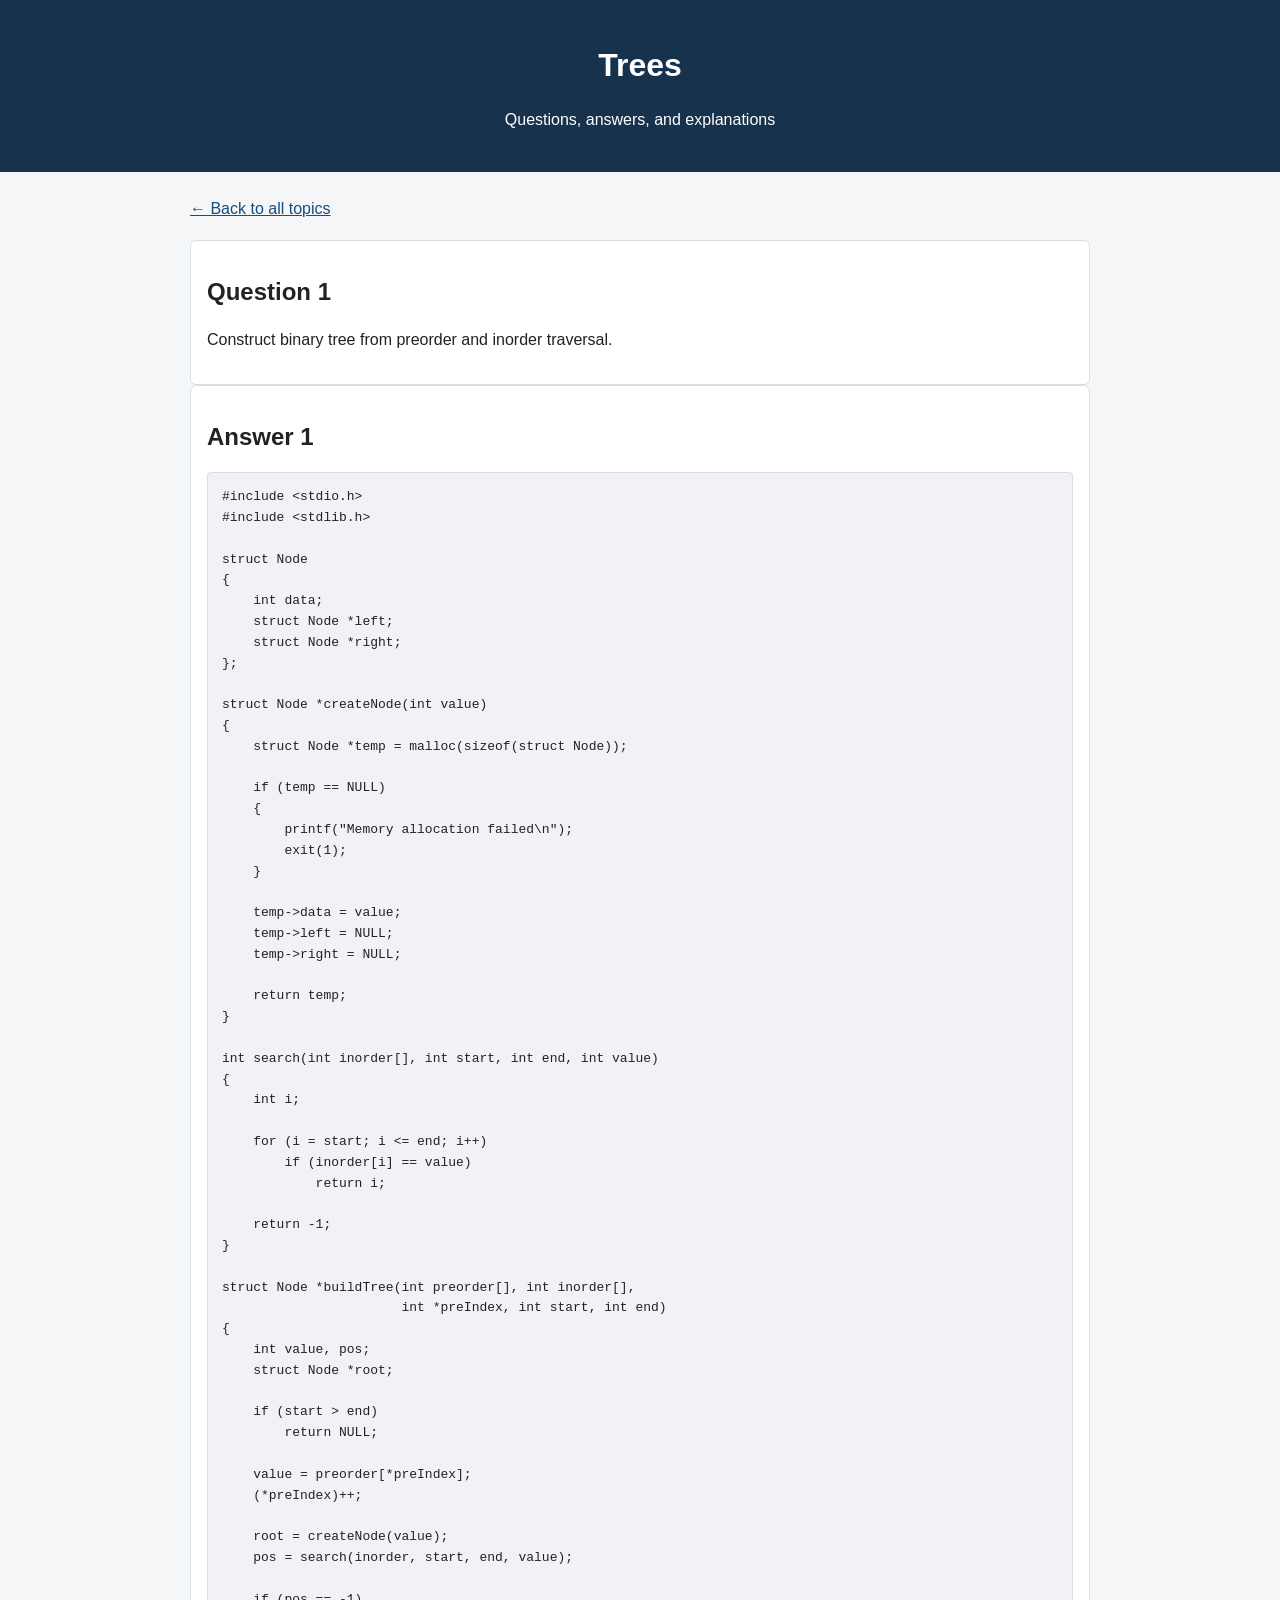
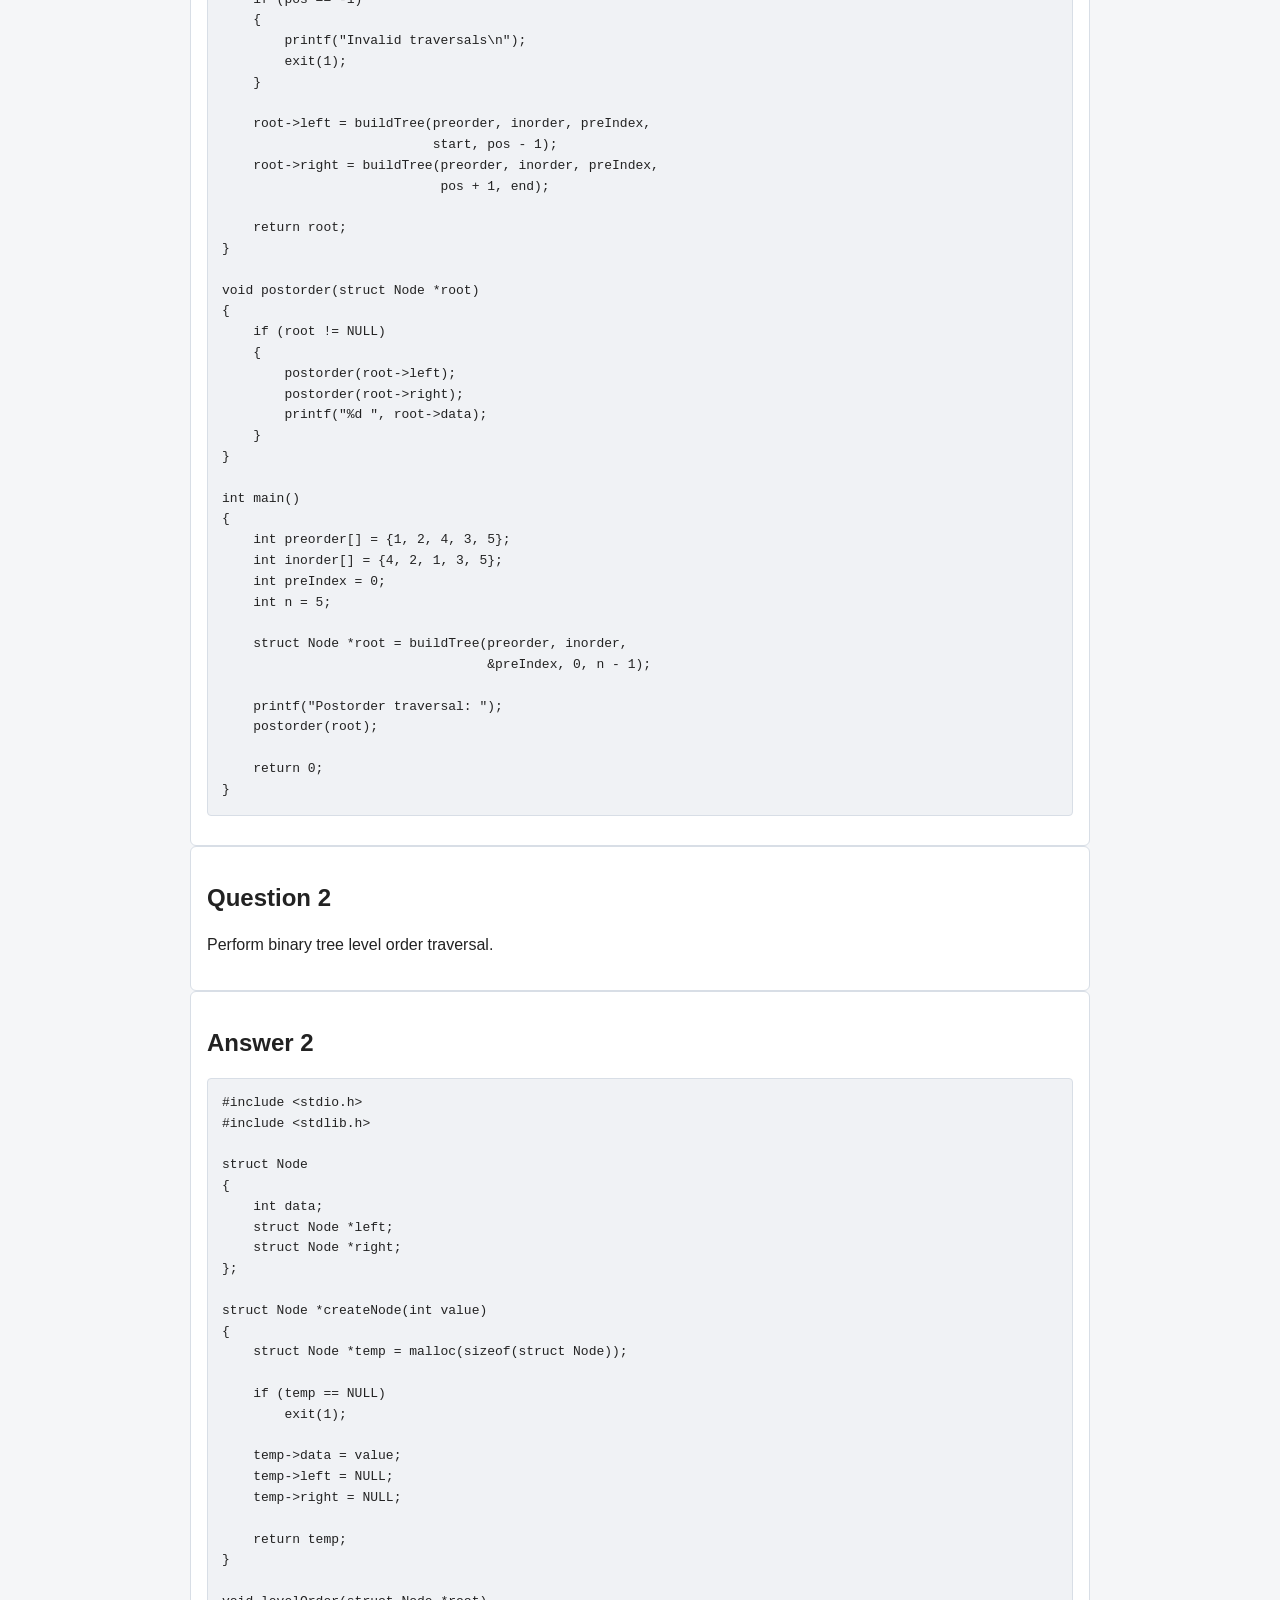
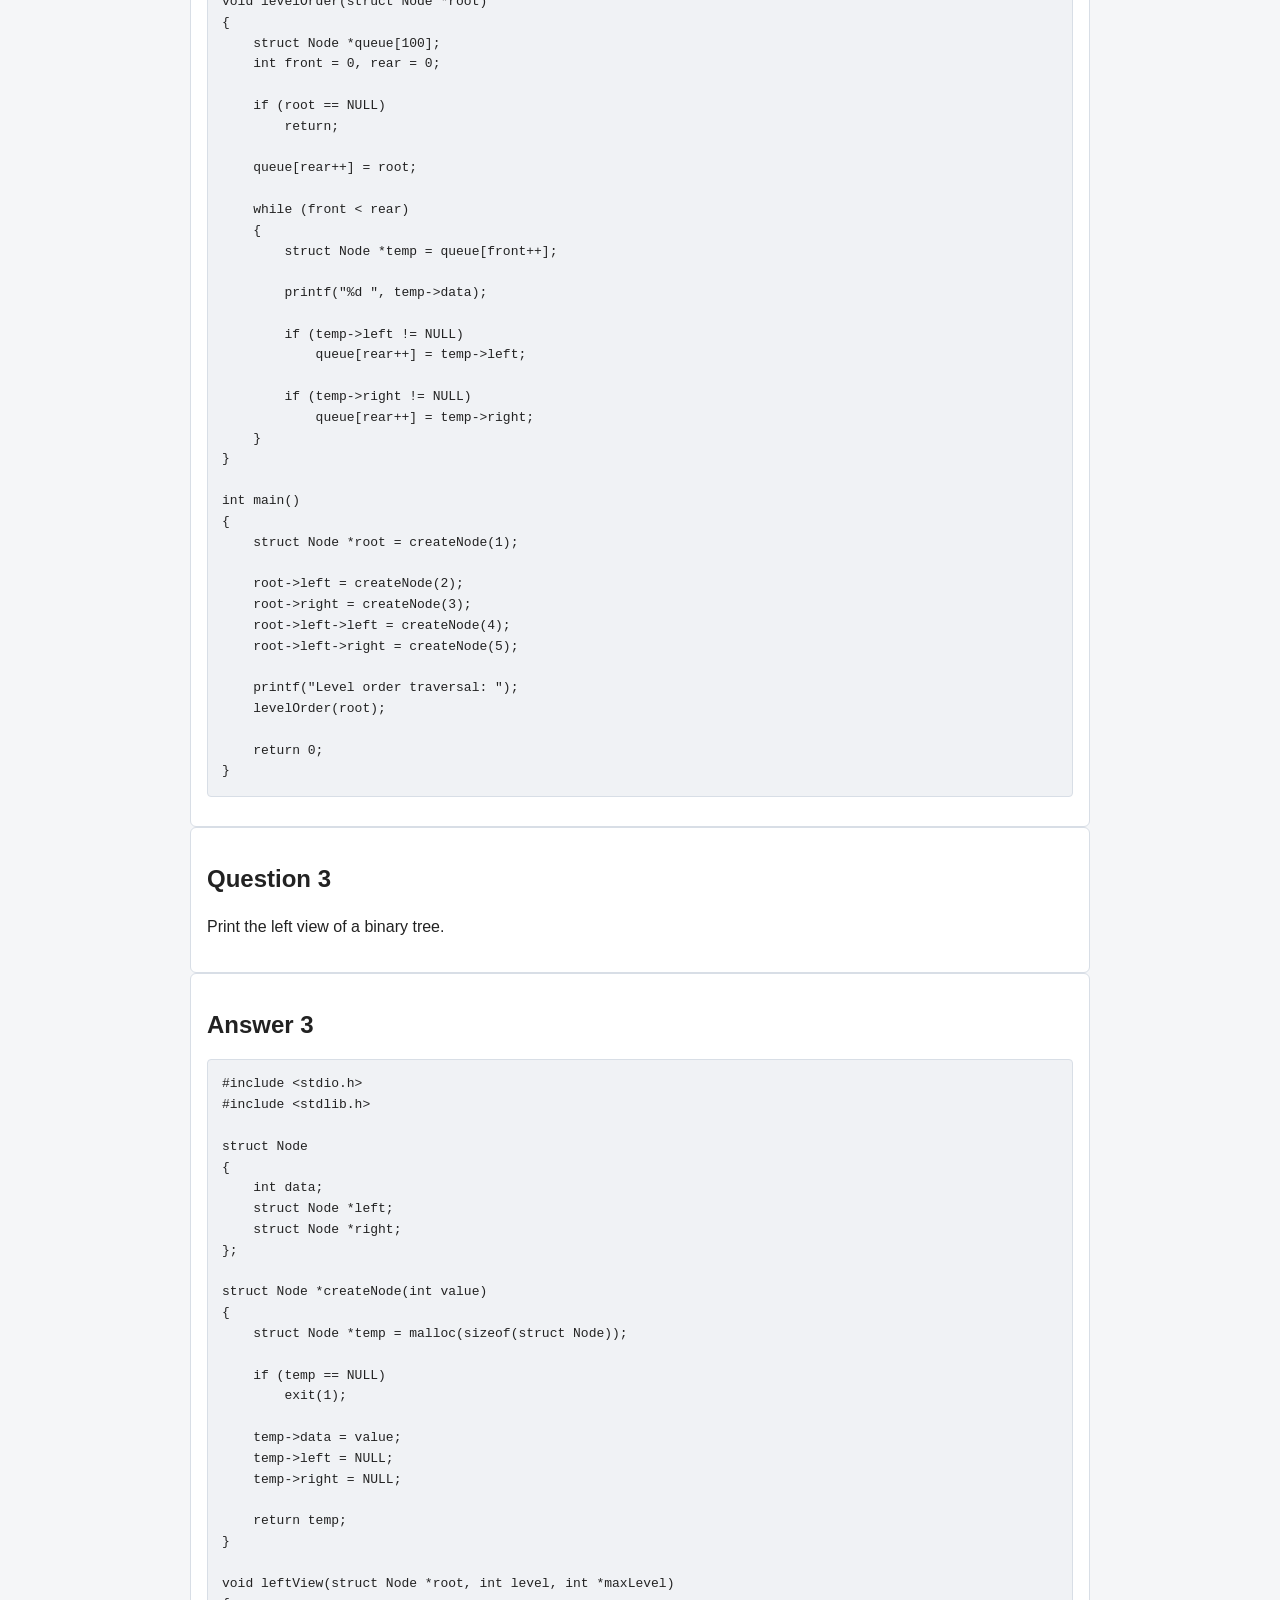
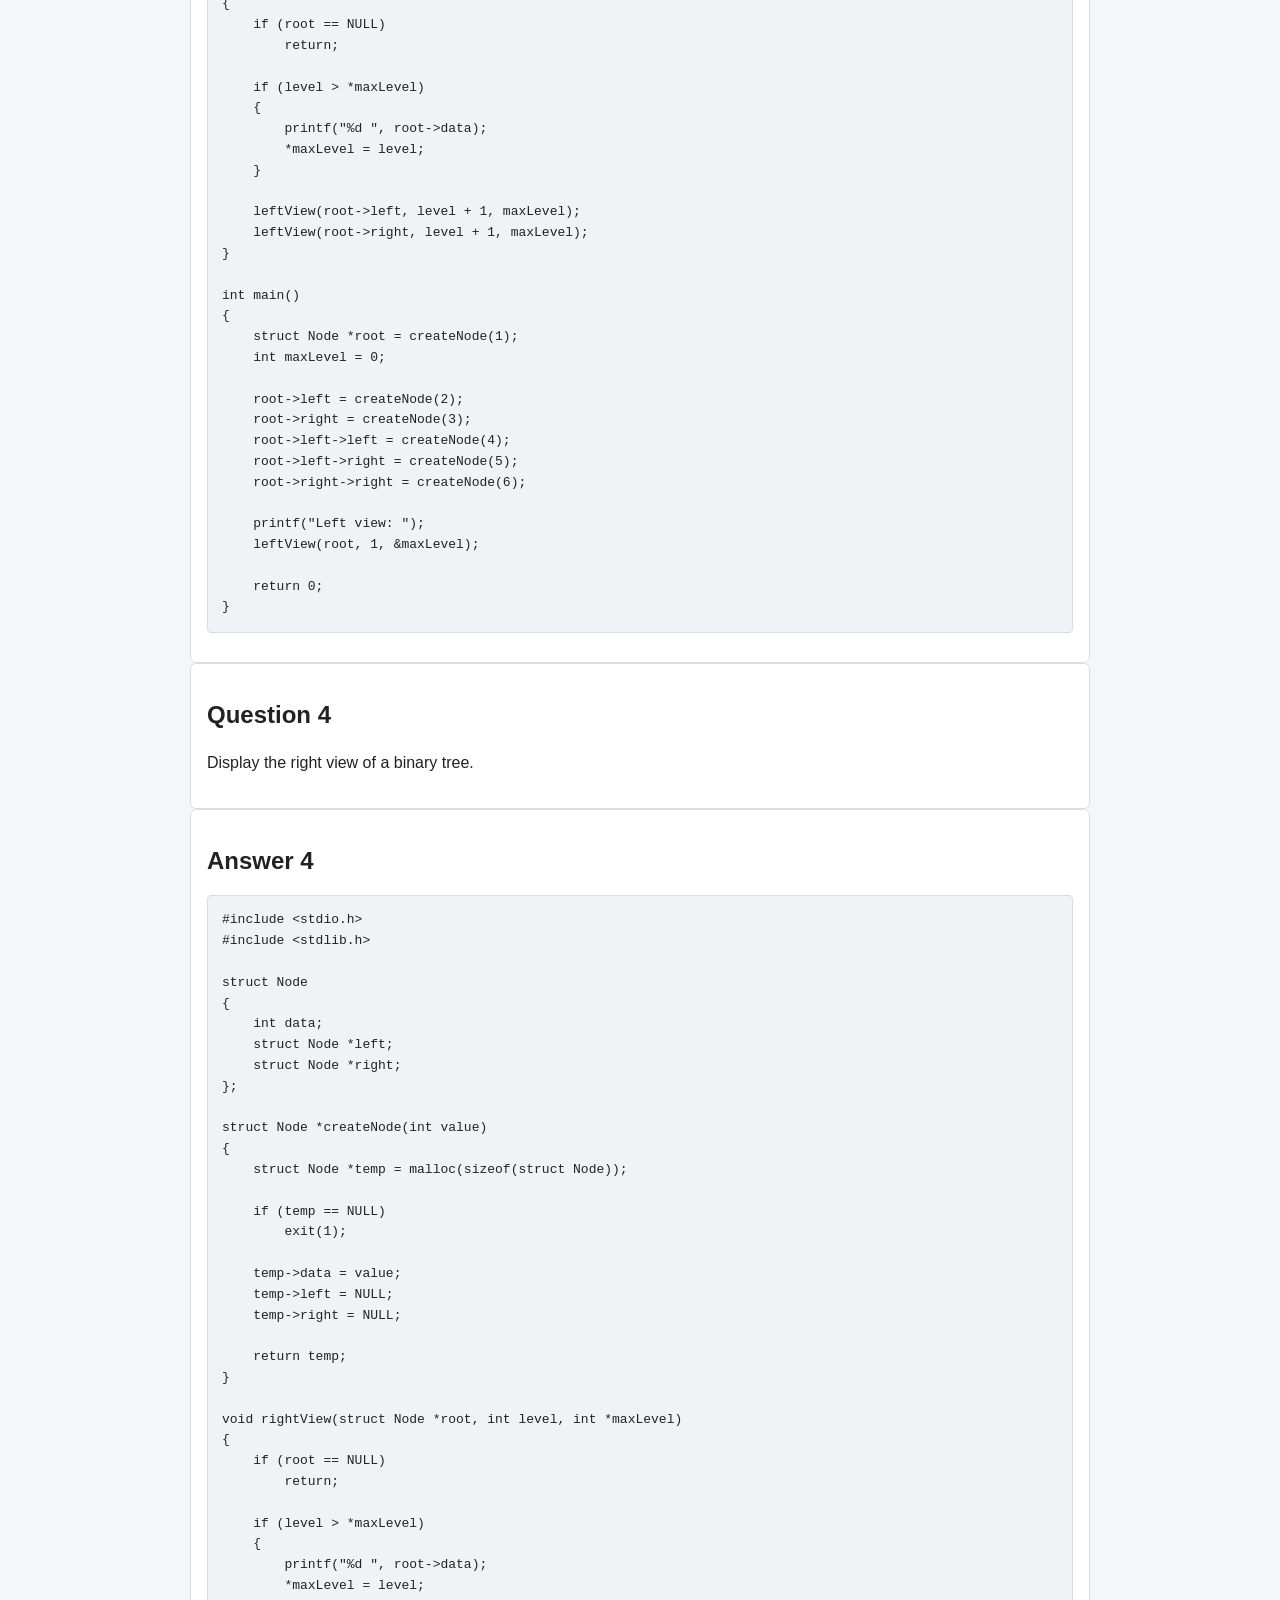
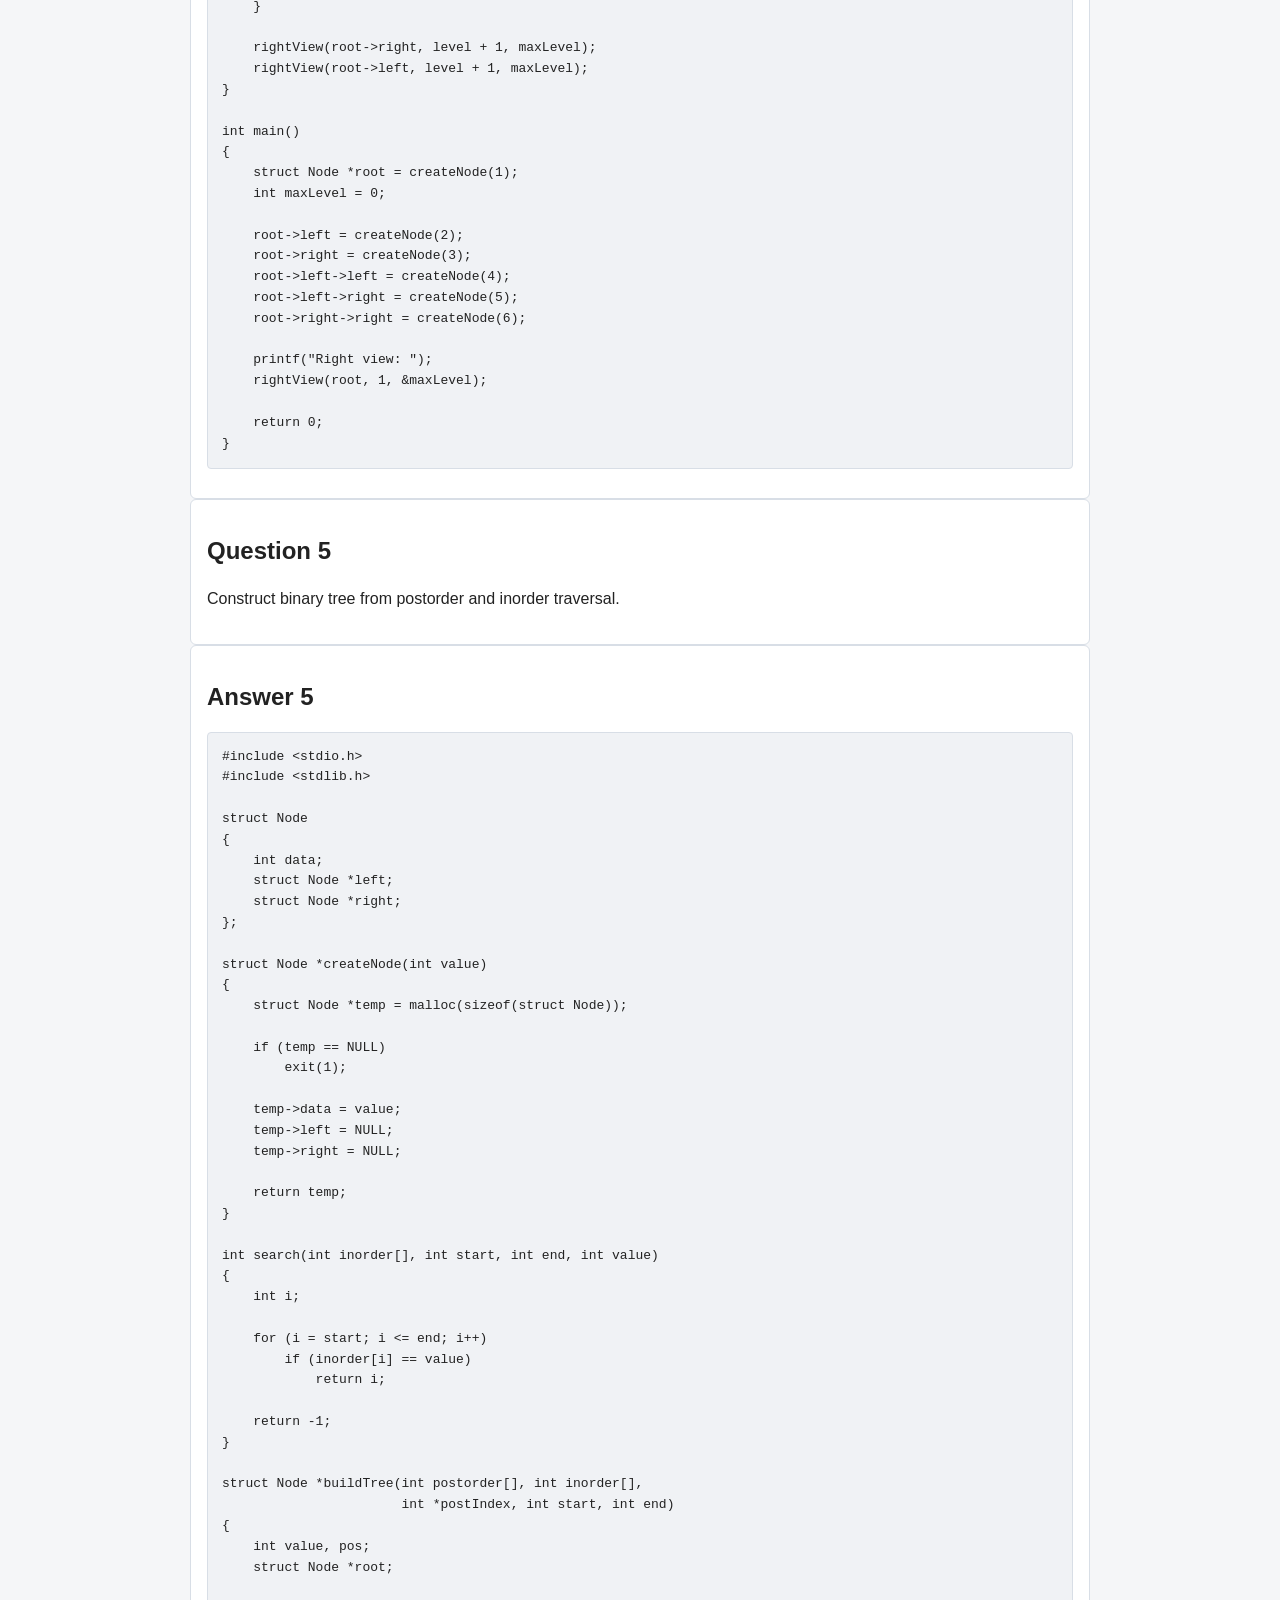
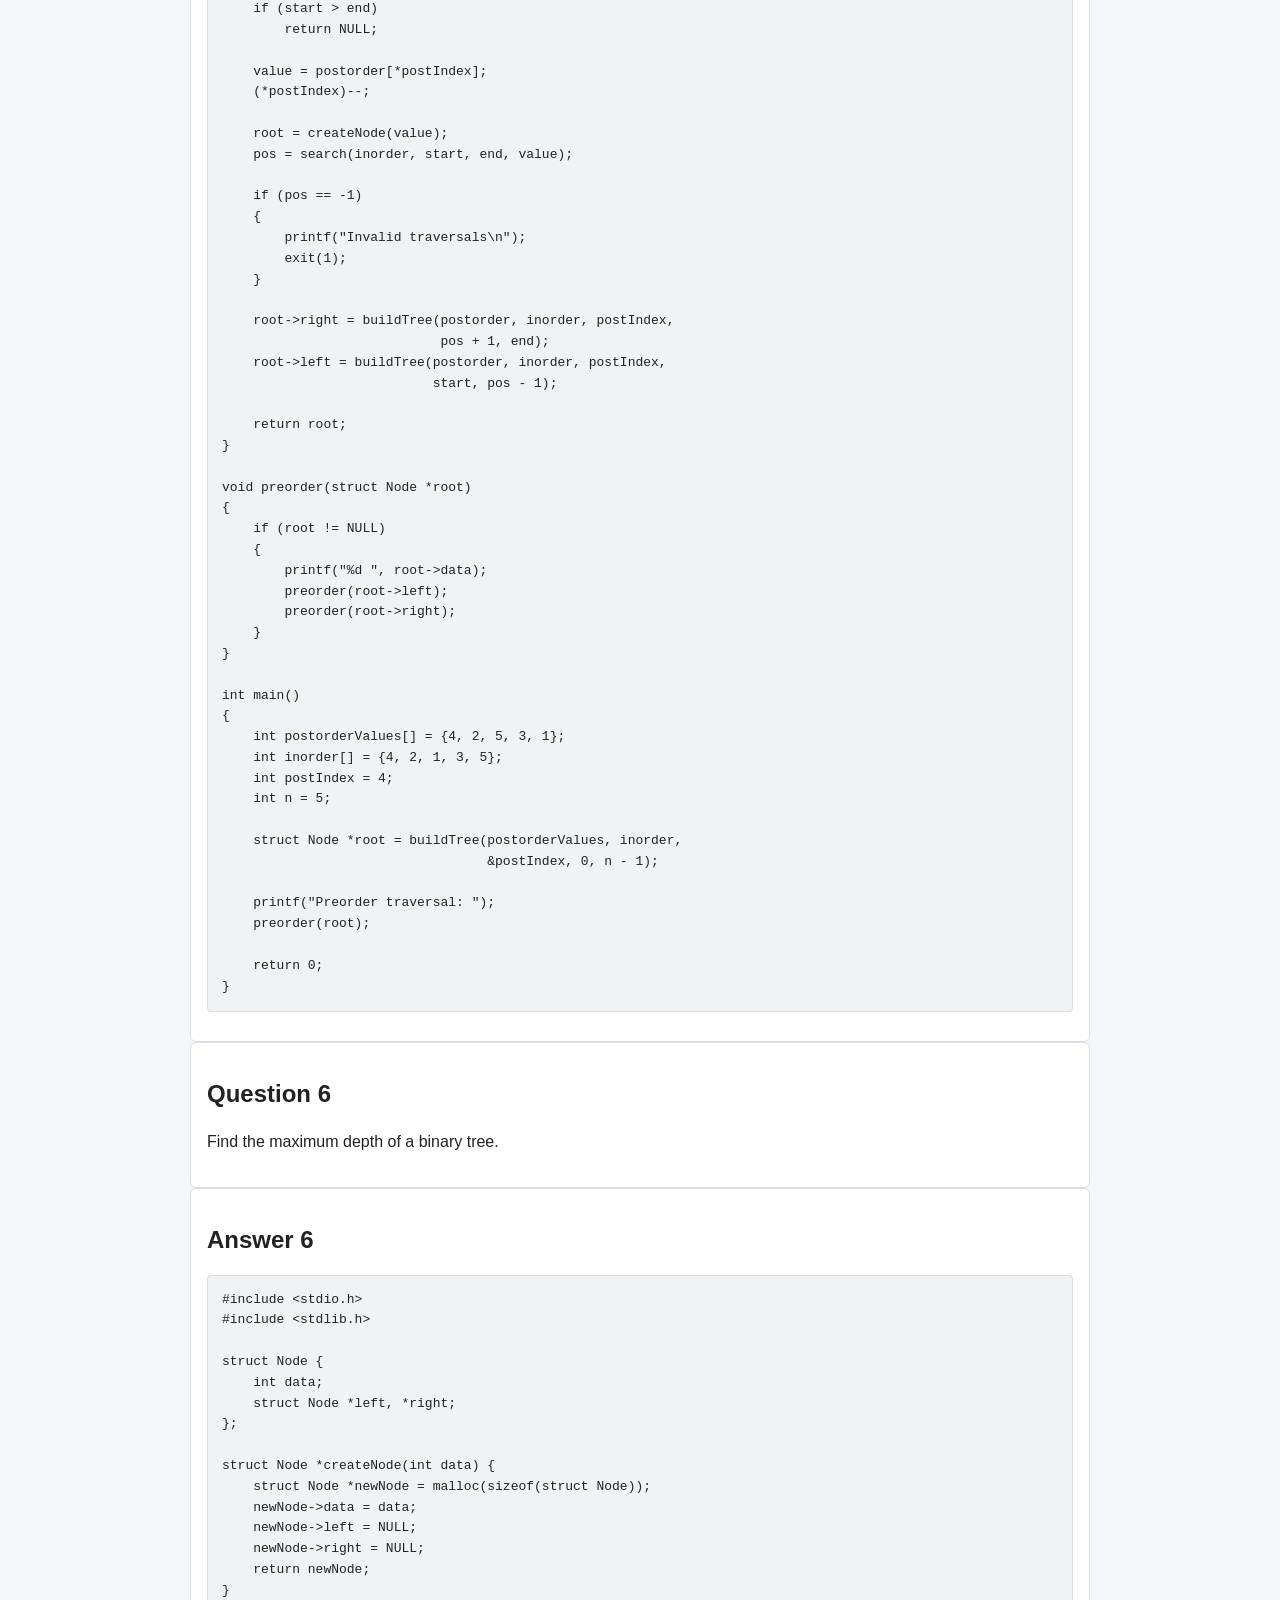
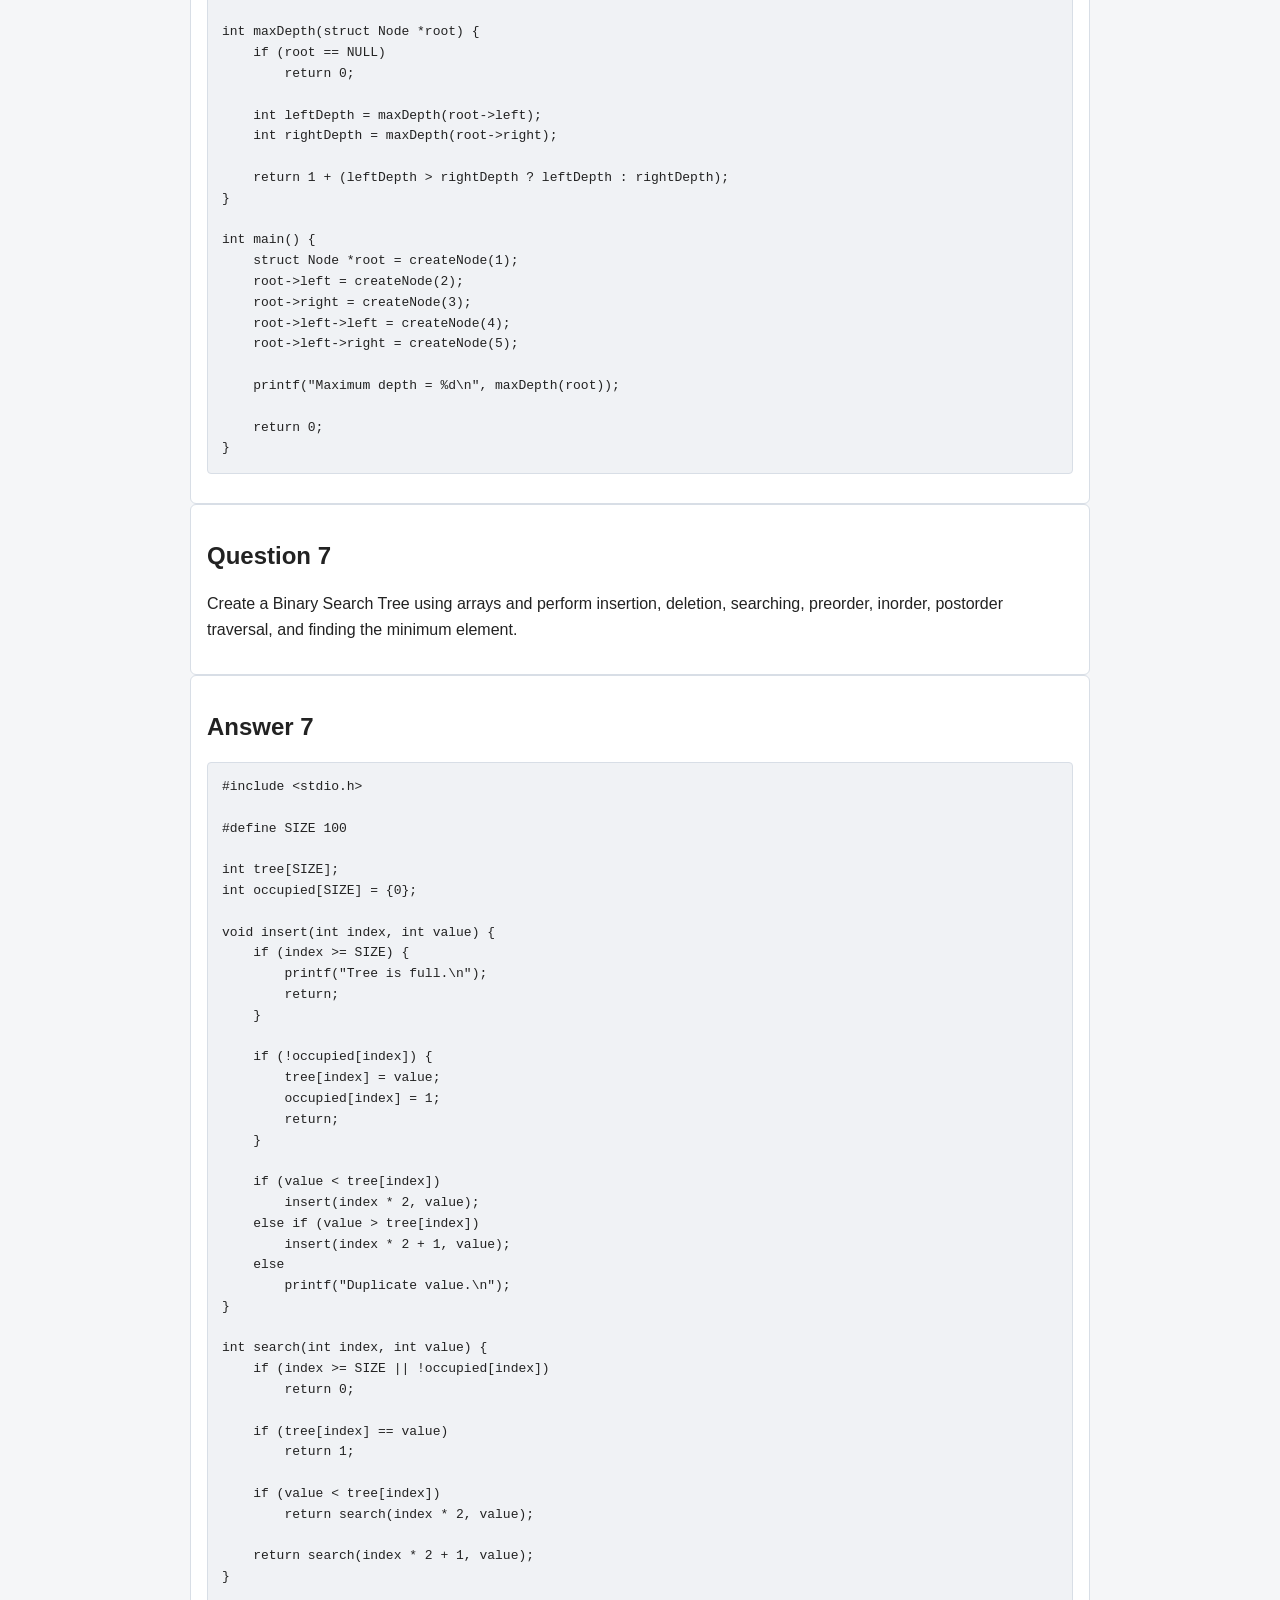
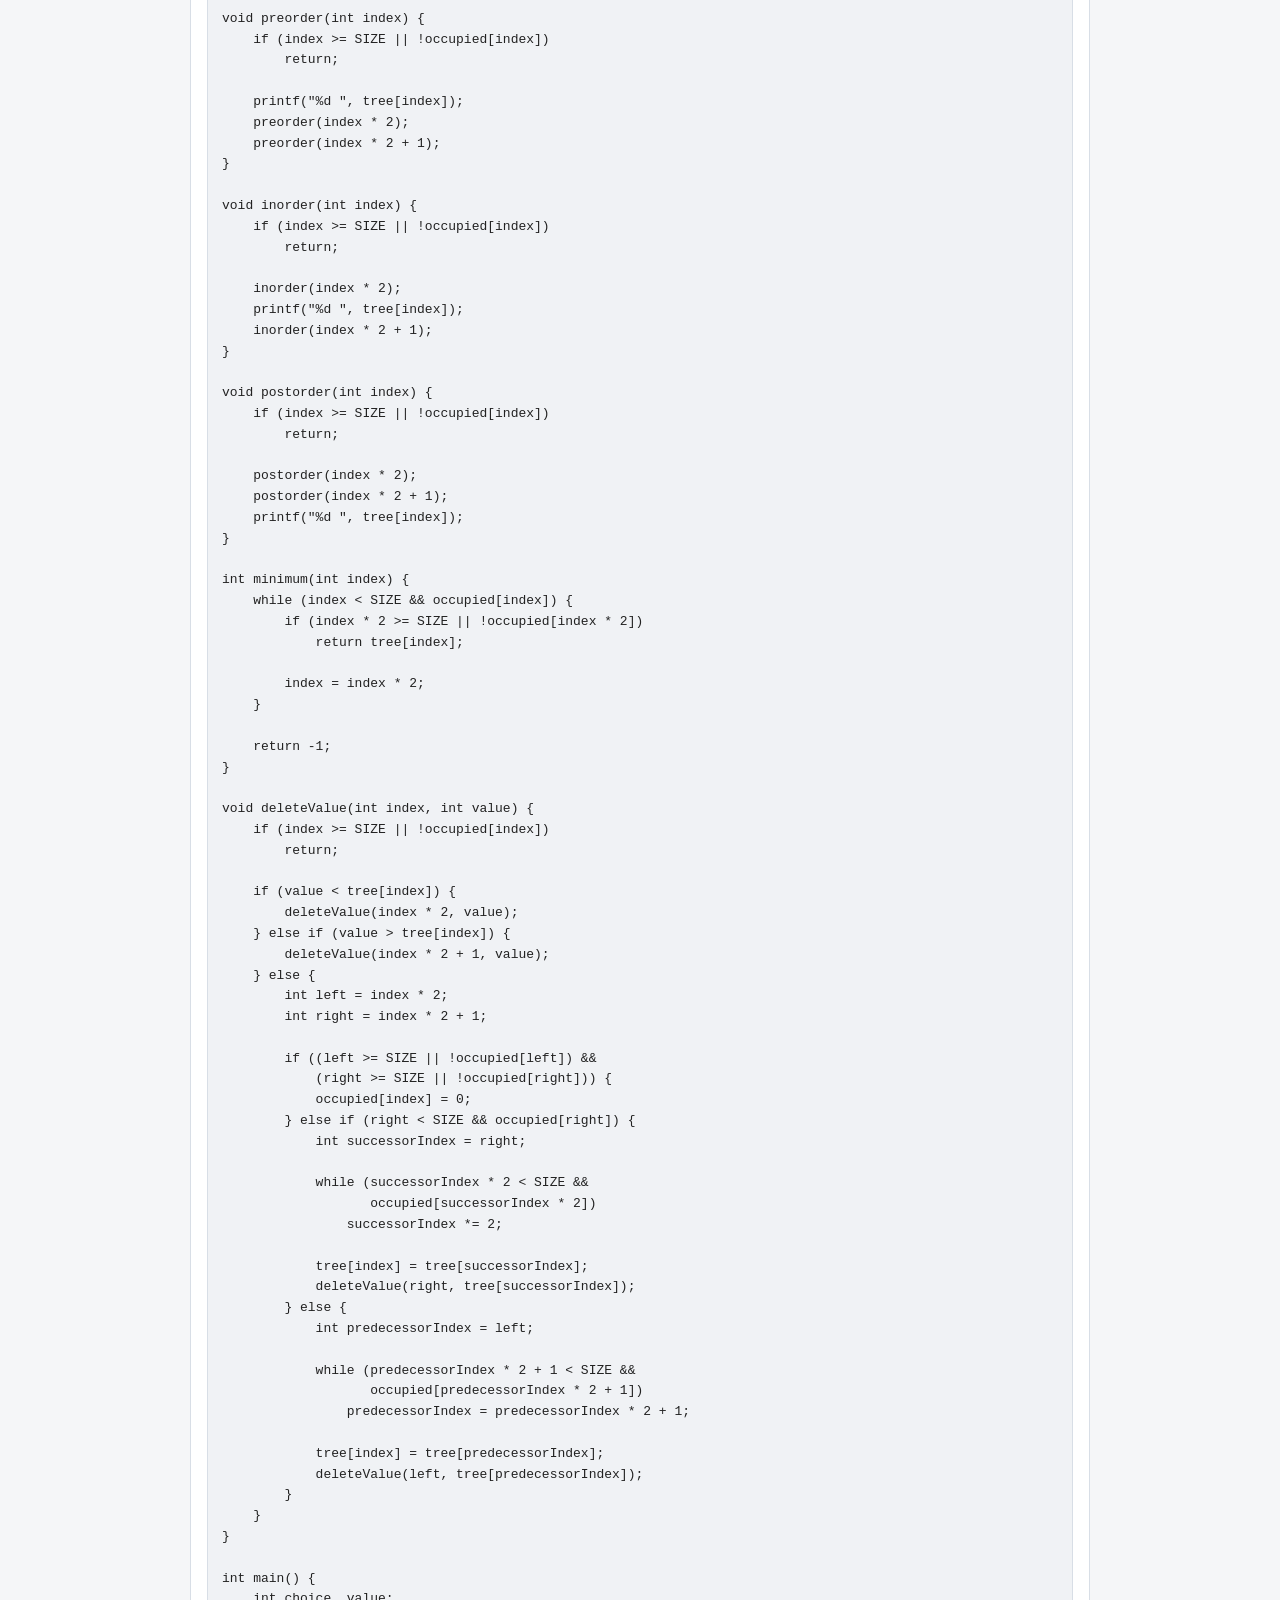
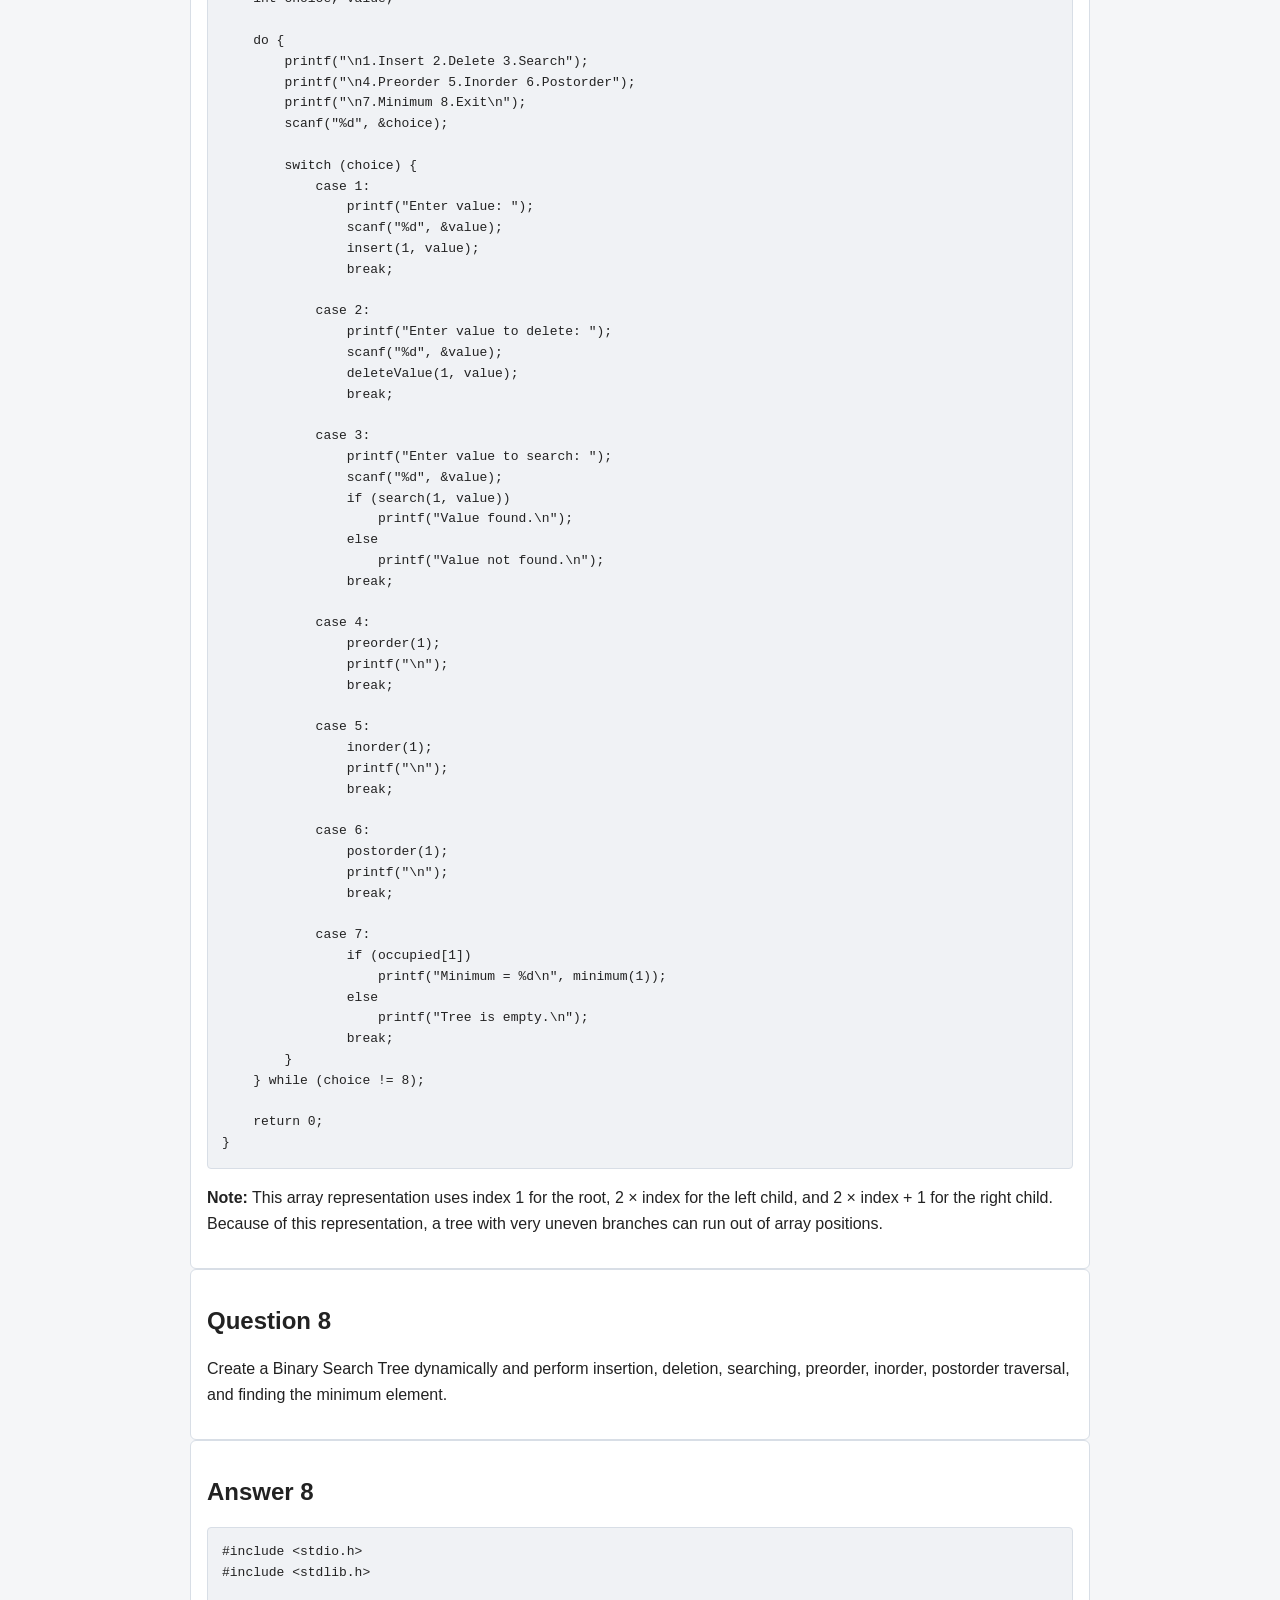
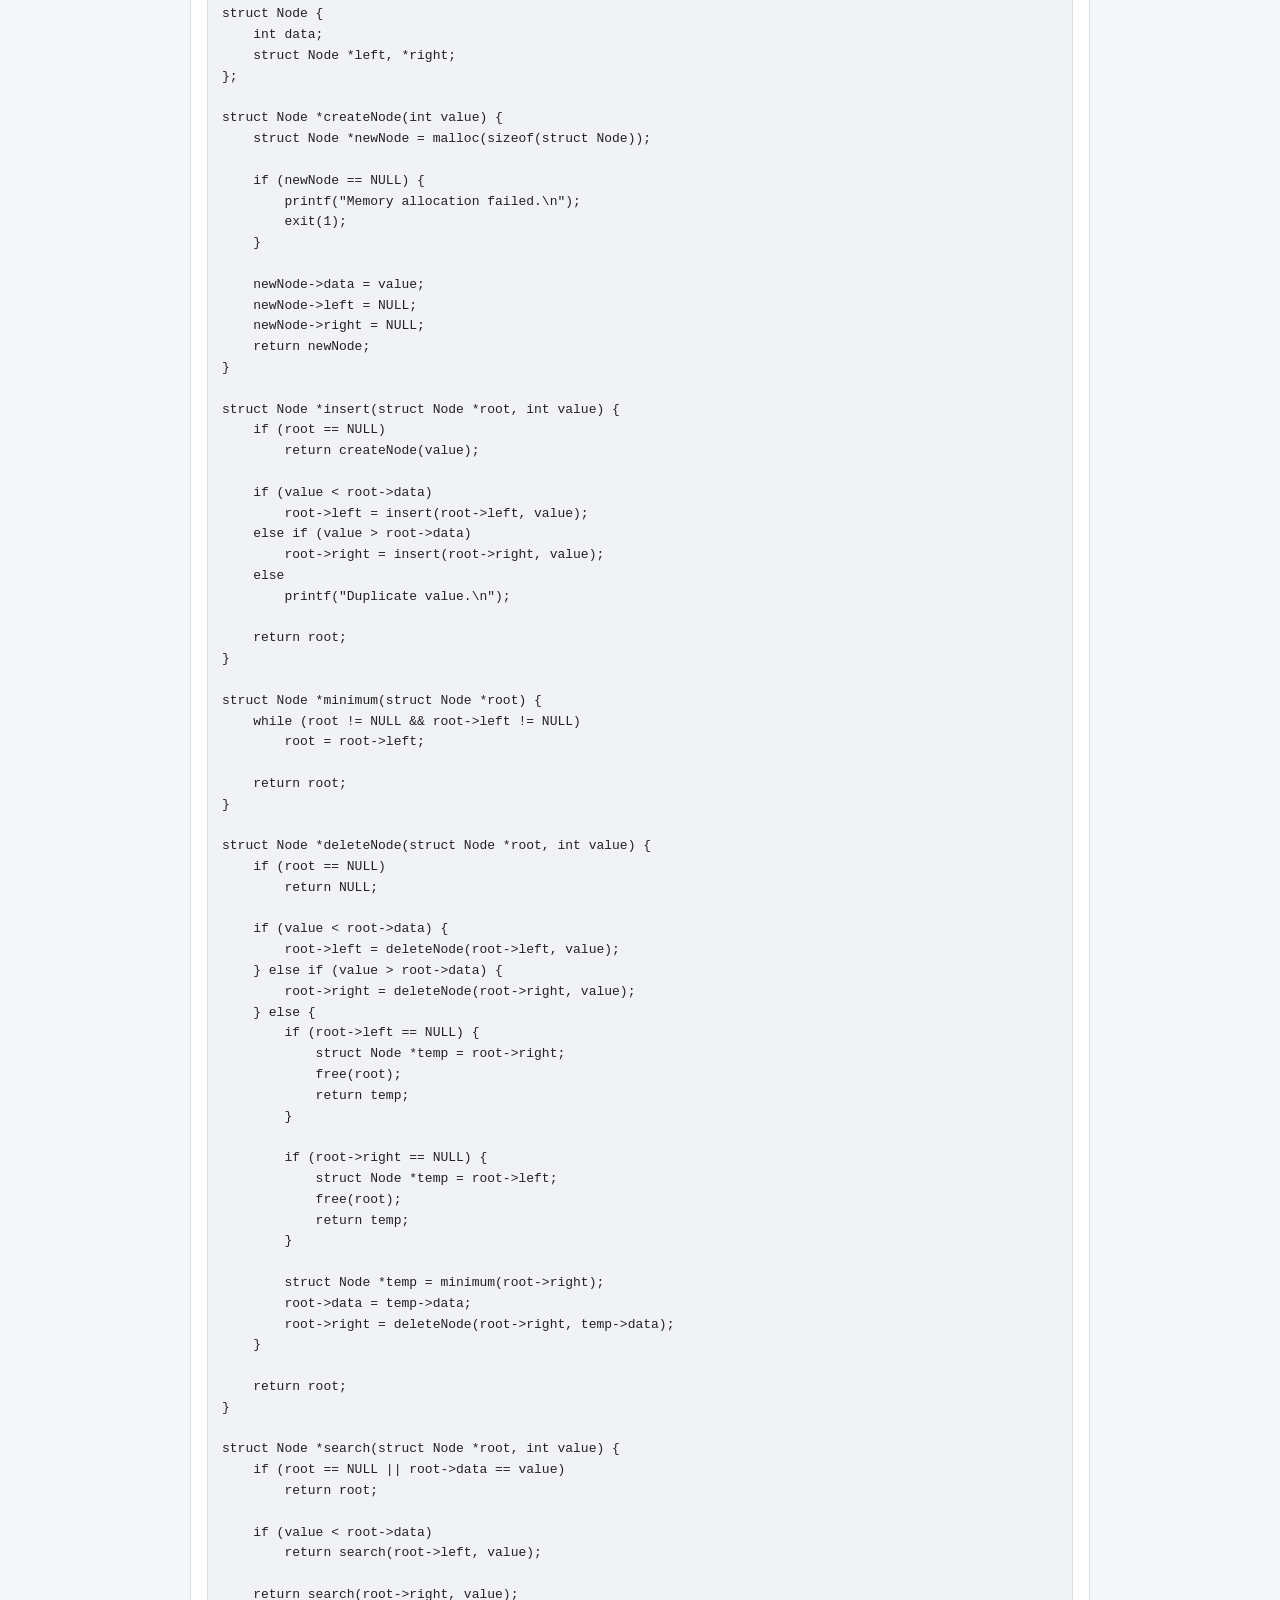
<file: trees/index.html>
<!DOCTYPE html>
<html lang="en">
<head>
    <meta charset="UTF-8">
    <meta name="viewport" content="width=device-width, initial-scale=1.0">
    <title>Trees - DSA Questions</title>
    <link rel="stylesheet" href="../style.css">
</head>
<body>
    <header>
        <h1>Trees</h1>
        <p>Questions, answers, and explanations</p>
    </header>
    <main>
        <a class="back" href="../index.html">← Back to all topics</a>
    
<section class="question">
    <h2>Question 1</h2>
    <p>Construct binary tree from preorder and inorder traversal.</p>
</section>

<section class="answer">
    <h2>Answer 1</h2>
    <pre><code>#include &lt;stdio.h&gt;
#include &lt;stdlib.h&gt;

struct Node
{
    int data;
    struct Node *left;
    struct Node *right;
};

struct Node *createNode(int value)
{
    struct Node *temp = malloc(sizeof(struct Node));

    if (temp == NULL)
    {
        printf("Memory allocation failed\n");
        exit(1);
    }

    temp-&gt;data = value;
    temp-&gt;left = NULL;
    temp-&gt;right = NULL;

    return temp;
}

int search(int inorder[], int start, int end, int value)
{
    int i;

    for (i = start; i &lt;= end; i++)
        if (inorder[i] == value)
            return i;

    return -1;
}

struct Node *buildTree(int preorder[], int inorder[],
                       int *preIndex, int start, int end)
{
    int value, pos;
    struct Node *root;

    if (start &gt; end)
        return NULL;

    value = preorder[*preIndex];
    (*preIndex)++;

    root = createNode(value);
    pos = search(inorder, start, end, value);

    if (pos == -1)
    {
        printf("Invalid traversals\n");
        exit(1);
    }

    root-&gt;left = buildTree(preorder, inorder, preIndex,
                           start, pos - 1);
    root-&gt;right = buildTree(preorder, inorder, preIndex,
                            pos + 1, end);

    return root;
}

void postorder(struct Node *root)
{
    if (root != NULL)
    {
        postorder(root-&gt;left);
        postorder(root-&gt;right);
        printf("%d ", root-&gt;data);
    }
}

int main()
{
    int preorder[] = {1, 2, 4, 3, 5};
    int inorder[] = {4, 2, 1, 3, 5};
    int preIndex = 0;
    int n = 5;

    struct Node *root = buildTree(preorder, inorder,
                                  &amp;preIndex, 0, n - 1);

    printf("Postorder traversal: ");
    postorder(root);

    return 0;
}</code></pre>
</section>

<section class="question">
    <h2>Question 2</h2>
    <p>Perform binary tree level order traversal.</p>
</section>

<section class="answer">
    <h2>Answer 2</h2>
    <pre><code>#include &lt;stdio.h&gt;
#include &lt;stdlib.h&gt;

struct Node
{
    int data;
    struct Node *left;
    struct Node *right;
};

struct Node *createNode(int value)
{
    struct Node *temp = malloc(sizeof(struct Node));

    if (temp == NULL)
        exit(1);

    temp-&gt;data = value;
    temp-&gt;left = NULL;
    temp-&gt;right = NULL;

    return temp;
}

void levelOrder(struct Node *root)
{
    struct Node *queue[100];
    int front = 0, rear = 0;

    if (root == NULL)
        return;

    queue[rear++] = root;

    while (front &lt; rear)
    {
        struct Node *temp = queue[front++];

        printf("%d ", temp-&gt;data);

        if (temp-&gt;left != NULL)
            queue[rear++] = temp-&gt;left;

        if (temp-&gt;right != NULL)
            queue[rear++] = temp-&gt;right;
    }
}

int main()
{
    struct Node *root = createNode(1);

    root-&gt;left = createNode(2);
    root-&gt;right = createNode(3);
    root-&gt;left-&gt;left = createNode(4);
    root-&gt;left-&gt;right = createNode(5);

    printf("Level order traversal: ");
    levelOrder(root);

    return 0;
}</code></pre>
</section>

<section class="question">
    <h2>Question 3</h2>
    <p>Print the left view of a binary tree.</p>
</section>

<section class="answer">
    <h2>Answer 3</h2>
    <pre><code>#include &lt;stdio.h&gt;
#include &lt;stdlib.h&gt;

struct Node
{
    int data;
    struct Node *left;
    struct Node *right;
};

struct Node *createNode(int value)
{
    struct Node *temp = malloc(sizeof(struct Node));

    if (temp == NULL)
        exit(1);

    temp-&gt;data = value;
    temp-&gt;left = NULL;
    temp-&gt;right = NULL;

    return temp;
}

void leftView(struct Node *root, int level, int *maxLevel)
{
    if (root == NULL)
        return;

    if (level &gt; *maxLevel)
    {
        printf("%d ", root-&gt;data);
        *maxLevel = level;
    }

    leftView(root-&gt;left, level + 1, maxLevel);
    leftView(root-&gt;right, level + 1, maxLevel);
}

int main()
{
    struct Node *root = createNode(1);
    int maxLevel = 0;

    root-&gt;left = createNode(2);
    root-&gt;right = createNode(3);
    root-&gt;left-&gt;left = createNode(4);
    root-&gt;left-&gt;right = createNode(5);
    root-&gt;right-&gt;right = createNode(6);

    printf("Left view: ");
    leftView(root, 1, &amp;maxLevel);

    return 0;
}</code></pre>
</section>

<section class="question">
    <h2>Question 4</h2>
    <p>Display the right view of a binary tree.</p>
</section>

<section class="answer">
    <h2>Answer 4</h2>
    <pre><code>#include &lt;stdio.h&gt;
#include &lt;stdlib.h&gt;

struct Node
{
    int data;
    struct Node *left;
    struct Node *right;
};

struct Node *createNode(int value)
{
    struct Node *temp = malloc(sizeof(struct Node));

    if (temp == NULL)
        exit(1);

    temp-&gt;data = value;
    temp-&gt;left = NULL;
    temp-&gt;right = NULL;

    return temp;
}

void rightView(struct Node *root, int level, int *maxLevel)
{
    if (root == NULL)
        return;

    if (level &gt; *maxLevel)
    {
        printf("%d ", root-&gt;data);
        *maxLevel = level;
    }

    rightView(root-&gt;right, level + 1, maxLevel);
    rightView(root-&gt;left, level + 1, maxLevel);
}

int main()
{
    struct Node *root = createNode(1);
    int maxLevel = 0;

    root-&gt;left = createNode(2);
    root-&gt;right = createNode(3);
    root-&gt;left-&gt;left = createNode(4);
    root-&gt;left-&gt;right = createNode(5);
    root-&gt;right-&gt;right = createNode(6);

    printf("Right view: ");
    rightView(root, 1, &amp;maxLevel);

    return 0;
}</code></pre>
</section>

<section class="question">
    <h2>Question 5</h2>
    <p>Construct binary tree from postorder and inorder traversal.</p>
</section>

<section class="answer">
    <h2>Answer 5</h2>
    <pre><code>#include &lt;stdio.h&gt;
#include &lt;stdlib.h&gt;

struct Node
{
    int data;
    struct Node *left;
    struct Node *right;
};

struct Node *createNode(int value)
{
    struct Node *temp = malloc(sizeof(struct Node));

    if (temp == NULL)
        exit(1);

    temp-&gt;data = value;
    temp-&gt;left = NULL;
    temp-&gt;right = NULL;

    return temp;
}

int search(int inorder[], int start, int end, int value)
{
    int i;

    for (i = start; i &lt;= end; i++)
        if (inorder[i] == value)
            return i;

    return -1;
}

struct Node *buildTree(int postorder[], int inorder[],
                       int *postIndex, int start, int end)
{
    int value, pos;
    struct Node *root;

    if (start &gt; end)
        return NULL;

    value = postorder[*postIndex];
    (*postIndex)--;

    root = createNode(value);
    pos = search(inorder, start, end, value);

    if (pos == -1)
    {
        printf("Invalid traversals\n");
        exit(1);
    }

    root-&gt;right = buildTree(postorder, inorder, postIndex,
                            pos + 1, end);
    root-&gt;left = buildTree(postorder, inorder, postIndex,
                           start, pos - 1);

    return root;
}

void preorder(struct Node *root)
{
    if (root != NULL)
    {
        printf("%d ", root-&gt;data);
        preorder(root-&gt;left);
        preorder(root-&gt;right);
    }
}

int main()
{
    int postorderValues[] = {4, 2, 5, 3, 1};
    int inorder[] = {4, 2, 1, 3, 5};
    int postIndex = 4;
    int n = 5;

    struct Node *root = buildTree(postorderValues, inorder,
                                  &amp;postIndex, 0, n - 1);

    printf("Preorder traversal: ");
    preorder(root);

    return 0;
}</code></pre>
</section>

<section class="question">
    <h2>Question 6</h2>
    <p>Find the maximum depth of a binary tree.</p>
</section>

<section class="answer">
    <h2>Answer 6</h2>
    <pre><code>#include &lt;stdio.h&gt;
#include &lt;stdlib.h&gt;

struct Node {
    int data;
    struct Node *left, *right;
};

struct Node *createNode(int data) {
    struct Node *newNode = malloc(sizeof(struct Node));
    newNode-&gt;data = data;
    newNode-&gt;left = NULL;
    newNode-&gt;right = NULL;
    return newNode;
}

int maxDepth(struct Node *root) {
    if (root == NULL)
        return 0;

    int leftDepth = maxDepth(root-&gt;left);
    int rightDepth = maxDepth(root-&gt;right);

    return 1 + (leftDepth &gt; rightDepth ? leftDepth : rightDepth);
}

int main() {
    struct Node *root = createNode(1);
    root-&gt;left = createNode(2);
    root-&gt;right = createNode(3);
    root-&gt;left-&gt;left = createNode(4);
    root-&gt;left-&gt;right = createNode(5);

    printf("Maximum depth = %d\n", maxDepth(root));

    return 0;
}
</code></pre>
</section>


<section class="question">
    <h2>Question 7</h2>
    <p>Create a Binary Search Tree using arrays and perform insertion, deletion, searching, preorder, inorder, postorder traversal, and finding the minimum element.</p>
</section>

<section class="answer">
    <h2>Answer 7</h2>
    <pre><code>#include &lt;stdio.h&gt;

#define SIZE 100

int tree[SIZE];
int occupied[SIZE] = {0};

void insert(int index, int value) {
    if (index &gt;= SIZE) {
        printf("Tree is full.\n");
        return;
    }

    if (!occupied[index]) {
        tree[index] = value;
        occupied[index] = 1;
        return;
    }

    if (value &lt; tree[index])
        insert(index * 2, value);
    else if (value &gt; tree[index])
        insert(index * 2 + 1, value);
    else
        printf("Duplicate value.\n");
}

int search(int index, int value) {
    if (index &gt;= SIZE || !occupied[index])
        return 0;

    if (tree[index] == value)
        return 1;

    if (value &lt; tree[index])
        return search(index * 2, value);

    return search(index * 2 + 1, value);
}

void preorder(int index) {
    if (index &gt;= SIZE || !occupied[index])
        return;

    printf("%d ", tree[index]);
    preorder(index * 2);
    preorder(index * 2 + 1);
}

void inorder(int index) {
    if (index &gt;= SIZE || !occupied[index])
        return;

    inorder(index * 2);
    printf("%d ", tree[index]);
    inorder(index * 2 + 1);
}

void postorder(int index) {
    if (index &gt;= SIZE || !occupied[index])
        return;

    postorder(index * 2);
    postorder(index * 2 + 1);
    printf("%d ", tree[index]);
}

int minimum(int index) {
    while (index &lt; SIZE &amp;&amp; occupied[index]) {
        if (index * 2 &gt;= SIZE || !occupied[index * 2])
            return tree[index];

        index = index * 2;
    }

    return -1;
}

void deleteValue(int index, int value) {
    if (index &gt;= SIZE || !occupied[index])
        return;

    if (value &lt; tree[index]) {
        deleteValue(index * 2, value);
    } else if (value &gt; tree[index]) {
        deleteValue(index * 2 + 1, value);
    } else {
        int left = index * 2;
        int right = index * 2 + 1;

        if ((left &gt;= SIZE || !occupied[left]) &amp;&amp;
            (right &gt;= SIZE || !occupied[right])) {
            occupied[index] = 0;
        } else if (right &lt; SIZE &amp;&amp; occupied[right]) {
            int successorIndex = right;

            while (successorIndex * 2 &lt; SIZE &amp;&amp;
                   occupied[successorIndex * 2])
                successorIndex *= 2;

            tree[index] = tree[successorIndex];
            deleteValue(right, tree[successorIndex]);
        } else {
            int predecessorIndex = left;

            while (predecessorIndex * 2 + 1 &lt; SIZE &amp;&amp;
                   occupied[predecessorIndex * 2 + 1])
                predecessorIndex = predecessorIndex * 2 + 1;

            tree[index] = tree[predecessorIndex];
            deleteValue(left, tree[predecessorIndex]);
        }
    }
}

int main() {
    int choice, value;

    do {
        printf("\n1.Insert 2.Delete 3.Search");
        printf("\n4.Preorder 5.Inorder 6.Postorder");
        printf("\n7.Minimum 8.Exit\n");
        scanf("%d", &amp;choice);

        switch (choice) {
            case 1:
                printf("Enter value: ");
                scanf("%d", &amp;value);
                insert(1, value);
                break;

            case 2:
                printf("Enter value to delete: ");
                scanf("%d", &amp;value);
                deleteValue(1, value);
                break;

            case 3:
                printf("Enter value to search: ");
                scanf("%d", &amp;value);
                if (search(1, value))
                    printf("Value found.\n");
                else
                    printf("Value not found.\n");
                break;

            case 4:
                preorder(1);
                printf("\n");
                break;

            case 5:
                inorder(1);
                printf("\n");
                break;

            case 6:
                postorder(1);
                printf("\n");
                break;

            case 7:
                if (occupied[1])
                    printf("Minimum = %d\n", minimum(1));
                else
                    printf("Tree is empty.\n");
                break;
        }
    } while (choice != 8);

    return 0;
}
</code></pre>
    <p><strong>Note:</strong> This array representation uses index 1 for the root, 2 × index for the left child, and 2 × index + 1 for the right child. Because of this representation, a tree with very uneven branches can run out of array positions.</p>
</section>


<section class="question">
    <h2>Question 8</h2>
    <p>Create a Binary Search Tree dynamically and perform insertion, deletion, searching, preorder, inorder, postorder traversal, and finding the minimum element.</p>
</section>

<section class="answer">
    <h2>Answer 8</h2>
    <pre><code>#include &lt;stdio.h&gt;
#include &lt;stdlib.h&gt;

struct Node {
    int data;
    struct Node *left, *right;
};

struct Node *createNode(int value) {
    struct Node *newNode = malloc(sizeof(struct Node));

    if (newNode == NULL) {
        printf("Memory allocation failed.\n");
        exit(1);
    }

    newNode-&gt;data = value;
    newNode-&gt;left = NULL;
    newNode-&gt;right = NULL;
    return newNode;
}

struct Node *insert(struct Node *root, int value) {
    if (root == NULL)
        return createNode(value);

    if (value &lt; root-&gt;data)
        root-&gt;left = insert(root-&gt;left, value);
    else if (value &gt; root-&gt;data)
        root-&gt;right = insert(root-&gt;right, value);
    else
        printf("Duplicate value.\n");

    return root;
}

struct Node *minimum(struct Node *root) {
    while (root != NULL &amp;&amp; root-&gt;left != NULL)
        root = root-&gt;left;

    return root;
}

struct Node *deleteNode(struct Node *root, int value) {
    if (root == NULL)
        return NULL;

    if (value &lt; root-&gt;data) {
        root-&gt;left = deleteNode(root-&gt;left, value);
    } else if (value &gt; root-&gt;data) {
        root-&gt;right = deleteNode(root-&gt;right, value);
    } else {
        if (root-&gt;left == NULL) {
            struct Node *temp = root-&gt;right;
            free(root);
            return temp;
        }

        if (root-&gt;right == NULL) {
            struct Node *temp = root-&gt;left;
            free(root);
            return temp;
        }

        struct Node *temp = minimum(root-&gt;right);
        root-&gt;data = temp-&gt;data;
        root-&gt;right = deleteNode(root-&gt;right, temp-&gt;data);
    }

    return root;
}

struct Node *search(struct Node *root, int value) {
    if (root == NULL || root-&gt;data == value)
        return root;

    if (value &lt; root-&gt;data)
        return search(root-&gt;left, value);

    return search(root-&gt;right, value);
}

void preorder(struct Node *root) {
    if (root != NULL) {
        printf("%d ", root-&gt;data);
        preorder(root-&gt;left);
        preorder(root-&gt;right);
    }
}

void inorder(struct Node *root) {
    if (root != NULL) {
        inorder(root-&gt;left);
        printf("%d ", root-&gt;data);
        inorder(root-&gt;right);
    }
}

void postorder(struct Node *root) {
    if (root != NULL) {
        postorder(root-&gt;left);
        postorder(root-&gt;right);
        printf("%d ", root-&gt;data);
    }
}

int main() {
    struct Node *root = NULL;
    struct Node *found;
    int choice, value;

    do {
        printf("\n1.Insert 2.Delete 3.Search");
        printf("\n4.Preorder 5.Inorder 6.Postorder");
        printf("\n7.Minimum 8.Exit\n");
        scanf("%d", &amp;choice);

        switch (choice) {
            case 1:
                printf("Enter value: ");
                scanf("%d", &amp;value);
                root = insert(root, value);
                break;

            case 2:
                printf("Enter value to delete: ");
                scanf("%d", &amp;value);
                root = deleteNode(root, value);
                break;

            case 3:
                printf("Enter value to search: ");
                scanf("%d", &amp;value);
                found = search(root, value);
                if (found != NULL)
                    printf("Value found.\n");
                else
                    printf("Value not found.\n");
                break;

            case 4:
                preorder(root);
                printf("\n");
                break;

            case 5:
                inorder(root);
                printf("\n");
                break;

            case 6:
                postorder(root);
                printf("\n");
                break;

            case 7:
                found = minimum(root);
                if (found != NULL)
                    printf("Minimum = %d\n", found-&gt;data);
                else
                    printf("Tree is empty.\n");
                break;
        }
    } while (choice != 8);

    return 0;
}
</code></pre>
</section>


<section class="question">
    <h2>Question 9</h2>
    <p>Find the inorder predecessor and successor of a given value in a dynamically created Binary Search Tree.</p>
</section>

<section class="answer">
    <h2>Answer 9</h2>
    <pre><code>#include &lt;stdio.h&gt;
#include &lt;stdlib.h&gt;

struct Node {
    int data;
    struct Node *left, *right;
};

struct Node *createNode(int value) {
    struct Node *node = malloc(sizeof(struct Node));
    node-&gt;data = value;
    node-&gt;left = NULL;
    node-&gt;right = NULL;
    return node;
}

struct Node *insert(struct Node *root, int value) {
    if (root == NULL)
        return createNode(value);

    if (value &lt; root-&gt;data)
        root-&gt;left = insert(root-&gt;left, value);
    else if (value &gt; root-&gt;data)
        root-&gt;right = insert(root-&gt;right, value);

    return root;
}

void findPredecessorSuccessor(
    struct Node *root, int key,
    struct Node **predecessor,
    struct Node **successor) {

    *predecessor = NULL;
    *successor = NULL;

    struct Node *current = root;

    while (current != NULL) {
        if (current-&gt;data == key) {
            if (current-&gt;left != NULL) {
                struct Node *temp = current-&gt;left;
                while (temp-&gt;right != NULL)
                    temp = temp-&gt;right;
                *predecessor = temp;
            }

            if (current-&gt;right != NULL) {
                struct Node *temp = current-&gt;right;
                while (temp-&gt;left != NULL)
                    temp = temp-&gt;left;
                *successor = temp;
            }

            return;
        } else if (key &lt; current-&gt;data) {
            *successor = current;
            current = current-&gt;left;
        } else {
            *predecessor = current;
            current = current-&gt;right;
        }
    }
}

int main() {
    struct Node *root = NULL;
    struct Node *predecessor, *successor;
    int n, value, key, i;

    printf("Enter number of nodes: ");
    scanf("%d", &amp;n);

    for (i = 0; i &lt; n; i++) {
        printf("Enter value: ");
        scanf("%d", &amp;value);
        root = insert(root, value);
    }

    printf("Enter value to find predecessor and successor: ");
    scanf("%d", &amp;key);

    findPredecessorSuccessor(root, key, &amp;predecessor, &amp;successor);

    if (predecessor != NULL)
        printf("Predecessor = %d\n", predecessor-&gt;data);
    else
        printf("Predecessor does not exist.\n");

    if (successor != NULL)
        printf("Successor = %d\n", successor-&gt;data);
    else
        printf("Successor does not exist.\n");

    return 0;
}
</code></pre>
</section>


<section class="question">
    <h2>Question 10</h2>
    <p>Check whether a Binary Search Tree contains a dead end.</p>
</section>

<section class="answer">
    <h2>Answer 10</h2>
    <pre><code>#include &lt;stdio.h&gt;
#include &lt;stdlib.h&gt;

struct Node {
    int data;
    struct Node *left, *right;
};

struct Node *createNode(int value) {
    struct Node *node = malloc(sizeof(struct Node));
    node-&gt;data = value;
    node-&gt;left = NULL;
    node-&gt;right = NULL;
    return node;
}

struct Node *insert(struct Node *root, int value) {
    if (root == NULL)
        return createNode(value);

    if (value &lt; root-&gt;data)
        root-&gt;left = insert(root-&gt;left, value);
    else if (value &gt; root-&gt;data)
        root-&gt;right = insert(root-&gt;right, value);

    return root;
}

int hasDeadEnd(struct Node *root, int minValue, int maxValue) {
    if (root == NULL)
        return 0;

    if (minValue == maxValue)
        return 1;

    return hasDeadEnd(root-&gt;left, minValue, root-&gt;data - 1) ||
           hasDeadEnd(root-&gt;right, root-&gt;data + 1, maxValue);
}

int main() {
    struct Node *root = NULL;
    int n, value, i;

    printf("Enter number of nodes: ");
    scanf("%d", &amp;n);

    printf("Enter positive integer values:\n");

    for (i = 0; i &lt; n; i++) {
        scanf("%d", &amp;value);
        root = insert(root, value);
    }

    if (hasDeadEnd(root, 1, 1000000))
        printf("BST contains a dead end.\n");
    else
        printf("BST does not contain a dead end.\n");

    return 0;
}
</code></pre>
</section>

<section class="question">
<h3>11. Convert Binary Tree to Binary Search Tree Using Array</h3>
</section>

<section class="answer">
<pre><code>
#include &lt;stdio.h&gt;
#include &lt;stdlib.h&gt;

int a[100], sorted[100], n, k;

int compare(const void *x, const void *y) {
    int p = *(int *)x, q = *(int *)y;
    return (p > q) - (p < q);
}

int convert(int i) {
    if (i >= n) return 0;
    convert(2 * i + 1);
    a[i] = sorted[k++];
    convert(2 * i + 2);
    return 1;
}

int main() {
    int i;

    printf("Enter number of nodes: ");
    scanf("%d", &amp;n);

    if (n &lt;= 0 || n > 100) return 0;

    printf("Enter elements in level order: ");
    for (i = 0; i &lt; n; i++) {
        scanf("%d", &amp;a[i]);
        sorted[i] = a[i];
    }

    qsort(sorted, n, sizeof(int), compare);
    k = 0;
    convert(0);

    printf("BST array representation: ");
    for (i = 0; i &lt; n; i++) printf("%d ", a[i]);

    return 0;
}
</code></pre>
</section>

<section class="question">
<h3>12. Find Kth Largest Element in BST Using Array</h3>
</section>

<section class="answer">
<pre><code>
#include &lt;stdio.h&gt;

int a[100], n, k, count = 0, answer;

int findKthLargest(int i) {
    if (i >= n || count >= k) return 0;

    findKthLargest(2 * i + 2);

    if (count &lt; k) {
        count++;
        if (count == k) answer = a[i];
    }

    findKthLargest(2 * i + 1);
    return 1;
}

int main() {
    int i;

    printf("Enter number of nodes: ");
    scanf("%d", &amp;n);

    if (n &lt;= 0 || n > 100) return 0;

    printf("Enter BST array elements: ");
    for (i = 0; i &lt; n; i++) scanf("%d", &amp;a[i]);

    printf("Enter K: ");
    scanf("%d", &amp;k);

    if (k &lt; 1 || k > n) {
        printf("Invalid K");
        return 0;
    }

    findKthLargest(0);
    printf("Kth largest element = %d", answer);

    return 0;
}
</code></pre>
</section>

<section class="question">
<h3>13. Find Kth Smallest Element in BST Using Array</h3>
</section>

<section class="answer">
<pre><code>
#include &lt;stdio.h&gt;

int a[100], n, k, count = 0, answer;

int findKthSmallest(int i) {
    if (i >= n || count >= k) return 0;

    findKthSmallest(2 * i + 1);

    if (count &lt; k) {
        count++;
        if (count == k) answer = a[i];
    }

    findKthSmallest(2 * i + 2);
    return 1;
}

int main() {
    int i;

    printf("Enter number of nodes: ");
    scanf("%d", &amp;n);

    if (n &lt;= 0 || n > 100) return 0;

    printf("Enter BST array elements: ");
    for (i = 0; i &lt; n; i++) scanf("%d", &amp;a[i]);

    printf("Enter K: ");
    scanf("%d", &amp;k);

    if (k &lt; 1 || k > n) {
        printf("Invalid K");
        return 0;
    }

    findKthSmallest(0);
    printf("Kth smallest element = %d", answer);

    return 0;
}
</code></pre>
</section>

<section class="question">
<h3>14. Convert Preorder Traversal to Postorder Traversal of BST</h3>
</section>

<section class="answer">
<pre><code>
#include &lt;stdio.h&gt;
#include &lt;limits.h&gt;

int a[100], n, pos = 0;

int postorder(int low, int high) {
    int root;

    if (pos >= n) return 0;

    root = a[pos];

    if (root &lt;= low || root >= high) return 0;

    pos++;
    postorder(low, root);
    postorder(root, high);

    printf("%d ", root);
    return 1;
}

int main() {
    int i;

    printf("Enter number of nodes: ");
    scanf("%d", &amp;n);

    if (n &lt;= 0 || n > 100) return 0;

    printf("Enter preorder traversal: ");
    for (i = 0; i &lt; n; i++) scanf("%d", &amp;a[i]);

    printf("Postorder traversal: ");
    postorder(INT_MIN, INT_MAX);

    if (pos != n) printf("\nInvalid BST preorder traversal");

    return 0;
}
</code></pre>
</section>

<section class="question">
<h3>15. Construct BST from Preorder Traversal Using Array</h3>
</section>

<section class="answer">
<pre><code>
#include &lt;stdio.h&gt;
#include &lt;stdlib.h&gt;
#include &lt;limits.h&gt;

int a[100], n, pos = 0;

struct node {
    int data;
    struct node *left, *right;
};

struct node *build(int low, int high) {
    struct node *root;

    if (pos >= n || a[pos] &lt;= low || a[pos] >= high)
        return NULL;

    root = malloc(sizeof(struct node));
    if (root == NULL) exit(1);

    root->data = a[pos++];
    root->left = build(low, root->data);
    root->right = build(root->data, high);

    return root;
}

int inorder(struct node *root) {
    if (root == NULL) return 0;

    inorder(root->left);
    printf("%d ", root->data);
    inorder(root->right);

    return 1;
}

int main() {
    int i;
    struct node *root;

    printf("Enter number of nodes: ");
    scanf("%d", &amp;n);

    if (n &lt;= 0 || n > 100) return 0;

    printf("Enter preorder traversal: ");
    for (i = 0; i &lt; n; i++) scanf("%d", &amp;a[i]);

    root = build(INT_MIN, INT_MAX);

    if (pos != n) {
        printf("Invalid preorder traversal");
        return 0;
    }

    printf("Inorder traversal: ");
    inorder(root);

    return 0;
}
</code></pre>
</section>

<section class="question">
<h3>16. Construct BST from Postorder Traversal Using Array</h3>
</section>

<section class="answer">
<pre><code>
#include &lt;stdio.h&gt;
#include &lt;stdlib.h&gt;
#include &lt;limits.h&gt;

int a[100], n, pos;

struct node {
    int data;
    struct node *left, *right;
};

struct node *build(int low, int high) {
    struct node *root;

    if (pos &lt; 0 || a[pos] &lt;= low || a[pos] >= high)
        return NULL;

    root = malloc(sizeof(struct node));
    if (root == NULL) exit(1);

    root->data = a[pos--];
    root->right = build(root->data, high);
    root->left = build(low, root->data);

    return root;
}

int inorder(struct node *root) {
    if (root == NULL) return 0;

    inorder(root->left);
    printf("%d ", root->data);
    inorder(root->right);

    return 1;
}

int main() {
    int i;
    struct node *root;

    printf("Enter number of nodes: ");
    scanf("%d", &amp;n);

    if (n &lt;= 0 || n > 100) return 0;

    printf("Enter postorder traversal: ");
    for (i = 0; i &lt; n; i++) scanf("%d", &amp;a[i]);

    pos = n - 1;
    root = build(INT_MIN, INT_MAX);

    if (pos != -1) {
        printf("Invalid postorder traversal");
        return 0;
    }

    printf("Inorder traversal: ");
    inorder(root);

    return 0;
}
</code></pre>
</section>

<section class="question">
<h3>17. Create Strictly Binary Tree Dynamically</h3>
</section>

<section class="answer">
<pre><code>
#include &lt;stdio.h&gt;
#include &lt;stdlib.h&gt;

struct node {
    int data;
    struct node *left, *right;
};

struct node *createTree() {
    int value;
    struct node *root;

    printf("Enter data (-1 for no node): ");
    scanf("%d", &amp;value);

    if (value == -1) return NULL;

    root = malloc(sizeof(struct node));
    if (root == NULL) exit(1);

    root->data = value;

    printf("Left child of %d:\n", value);
    root->left = createTree();

    printf("Right child of %d:\n", value);
    root->right = createTree();

    if ((root->left == NULL) != (root->right == NULL)) {
        printf("Tree is not strictly binary");
        exit(1);
    }

    return root;
}

int preorder(struct node *root) {
    if (root == NULL) return 0;

    printf("%d ", root->data);
    preorder(root->left);
    preorder(root->right);

    return 1;
}

int main() {
    struct node *root = createTree();

    printf("Preorder traversal: ");
    preorder(root);

    return 0;
}
</code></pre>
</section>

<section class="question">
<h3>18. Create Almost Complete Binary Tree Dynamically</h3>
</section>

<section class="answer">
<pre><code>
#include &lt;stdio.h&gt;
#include &lt;stdlib.h&gt;

struct node {
    int data;
    struct node *left, *right;
};

struct node *createNode(int value) {
    struct node *p = malloc(sizeof(struct node));

    if (p == NULL) exit(1);

    p->data = value;
    p->left = NULL;
    p->right = NULL;

    return p;
}

int levelOrder(struct node *root) {
    struct node *queue[1000], *temp;
    int front = 0, rear = 0;

    if (root == NULL) return 0;

    queue[rear++] = root;

    while (front &lt; rear) {
        temp = queue[front++];
        printf("%d ", temp->data);

        if (temp->left != NULL) queue[rear++] = temp->left;
        if (temp->right != NULL) queue[rear++] = temp->right;
    }

    return 1;
}

int main() {
    struct node *root = NULL, *queue[1000], *temp;
    int n, i, value, front = 0, rear = 0;

    printf("Enter number of nodes (maximum 1000): ");
    scanf("%d", &amp;n);

    if (n &lt;= 0 || n > 1000) return 0;

    for (i = 0; i &lt; n; i++) {
        printf("Enter value: ");
        scanf("%d", &amp;value);

        if (root == NULL) {
            root = createNode(value);
            queue[rear++] = root;
        } else {
            temp = queue[front];

            if (temp->left == NULL) {
                temp->left = createNode(value);
                queue[rear++] = temp->left;
            } else {
                temp->right = createNode(value);
                queue[rear++] = temp->right;
                front++;
            }
        }
    }

    printf("Level order traversal: ");
    levelOrder(root);

    return 0;
}
</code></pre>
</section>

<section class="question">
<h3>19. Create Complete Binary Tree Dynamically</h3>
</section>

<section class="answer">
<pre><code>
#include &lt;stdio.h&gt;
#include &lt;stdlib.h&gt;

struct node {
    int data;
    struct node *left, *right;
};

struct node *createNode(int value) {
    struct node *p = malloc(sizeof(struct node));

    if (p == NULL) exit(1);

    p->data = value;
    p->left = NULL;
    p->right = NULL;

    return p;
}

int levelOrder(struct node *root) {
    struct node *queue[1000], *temp;
    int front = 0, rear = 0;

    if (root == NULL) return 0;

    queue[rear++] = root;

    while (front &lt; rear) {
        temp = queue[front++];
        printf("%d ", temp->data);

        if (temp->left != NULL) queue[rear++] = temp->left;
        if (temp->right != NULL) queue[rear++] = temp->right;
    }

    return 1;
}

int main() {
    struct node *root = NULL, *queue[1000], *temp;
    int n, i, value, front = 0, rear = 0;

    printf("Enter number of nodes (maximum 1000): ");
    scanf("%d", &amp;n);

    if (n &lt;= 0 || n > 1000) return 0;

    for (i = 0; i &lt; n; i++) {
        printf("Enter value: ");
        scanf("%d", &amp;value);

        if (root == NULL) {
            root = createNode(value);
            queue[rear++] = root;
        } else {
            temp = queue[front];

            if (temp->left == NULL) {
                temp->left = createNode(value);
                queue[rear++] = temp->left;
            } else {
                temp->right = createNode(value);
                queue[rear++] = temp->right;
                front++;
            }
        }
    }

    printf("Level order traversal: ");
    levelOrder(root);

    return 0;
}
</code></pre>
</section>

<section class="question">
<h3>20. Count Nodes in a Dynamically Constructed BST</h3>
</section>

<section class="answer">
<pre><code>
#include &lt;stdio.h&gt;
#include &lt;stdlib.h&gt;

struct node {
    int data;
    struct node *left, *right;
};

struct node *insert(struct node *root, int value) {
    if (root == NULL) {
        struct node *p = malloc(sizeof(struct node));

        if (p == NULL) exit(1);

        p->data = value;
        p->left = NULL;
        p->right = NULL;

        return p;
    }

    if (value &lt; root->data)
        root->left = insert(root->left, value);
    else if (value > root->data)
        root->right = insert(root->right, value);

    return root;
}

int countNodes(struct node *root) {
    if (root == NULL) return 0;

    return 1 + countNodes(root->left)
             + countNodes(root->right);
}

int inorder(struct node *root) {
    if (root == NULL) return 0;

    inorder(root->left);
    printf("%d ", root->data);
    inorder(root->right);

    return 1;
}

int main() {
    struct node *root = NULL;
    int n, i, value;

    printf("Enter number of nodes: ");
    scanf("%d", &amp;n);

    if (n &lt; 0) return 0;

    for (i = 0; i &lt; n; i++) {
        printf("Enter value: ");
        scanf("%d", &amp;value);
        root = insert(root, value);
    }

    printf("Inorder traversal: ");
    inorder(root);

    printf("\nTotal number of nodes = %d", countNodes(root));

    return 0;
}
</code></pre>
</section>


    </main>
    <footer><a href="../index.html">Home</a></footer>
</body>
</html>
</file>
<file: style.css>
/* Simple shared styling for the question website */
* { box-sizing: border-box; }
body {
    margin: 0;
    font-family: Arial, sans-serif;
    line-height: 1.6;
    color: #222;
    background: #f5f6f8;
}
header {
    background: #17324d;
    color: white;
    padding: 24px 16px;
    text-align: center;
}
main {
    width: min(900px, 92%);
    margin: 24px auto;
}
.topic-grid {
    display: grid;
    grid-template-columns: repeat(auto-fit, minmax(220px, 1fr));
    gap: 14px;
}
.topic-card, .question, .answer {
    background: white;
    border: 1px solid #d8dee6;
    border-radius: 6px;
    padding: 16px;
}
.topic-card {
    display: block;
    color: #17324d;
    text-decoration: none;
    font-weight: bold;
}
.topic-card:hover { background: #eaf1f8; }
h1, h2 { line-height: 1.25; }
pre {
    overflow-x: auto;
    background: #f0f2f5;
    border: 1px solid #d8dee6;
    border-radius: 4px;
    padding: 14px;
    white-space: pre;
}
.back { display: inline-block; margin-bottom: 18px; color: #174d80; }
footer { text-align: center; color: #555; padding: 20px; }
@media (max-width: 500px) {
    header { padding: 18px 12px; }
    main { width: 94%; }
}
</file>
